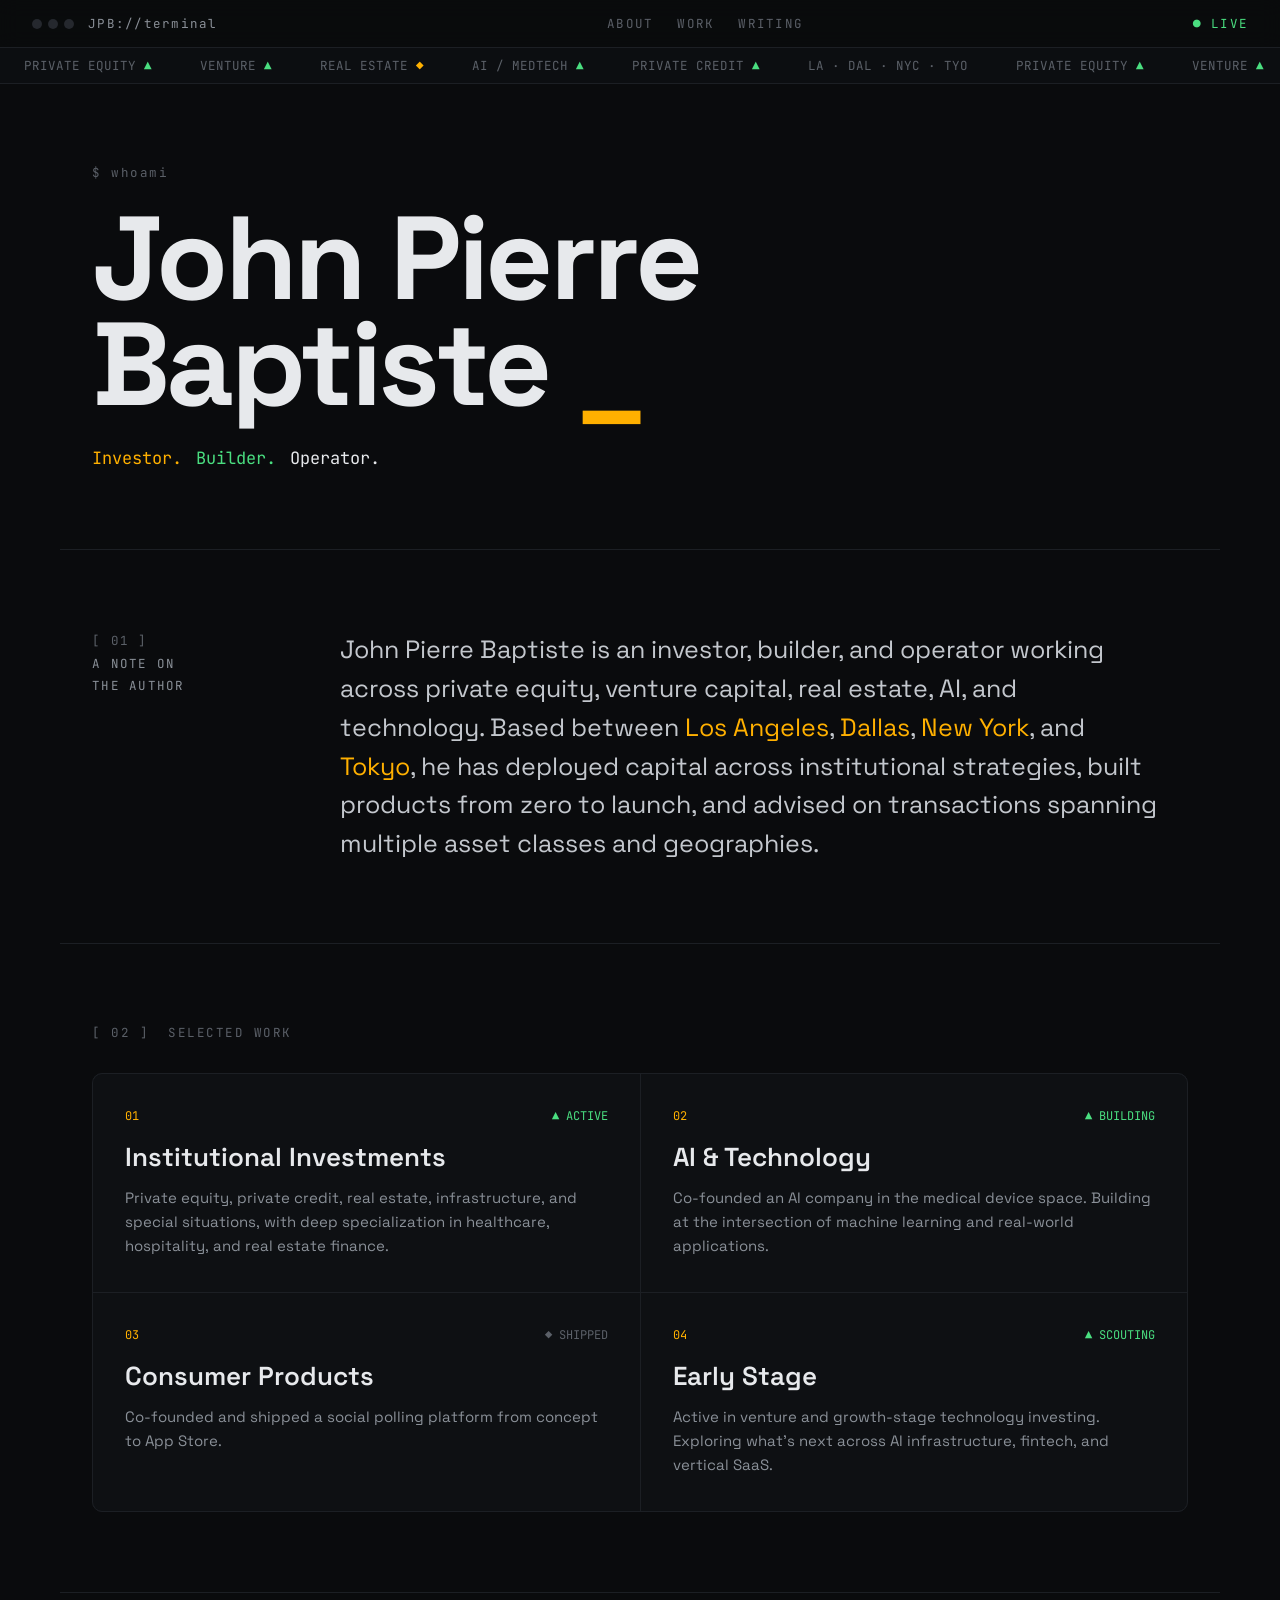
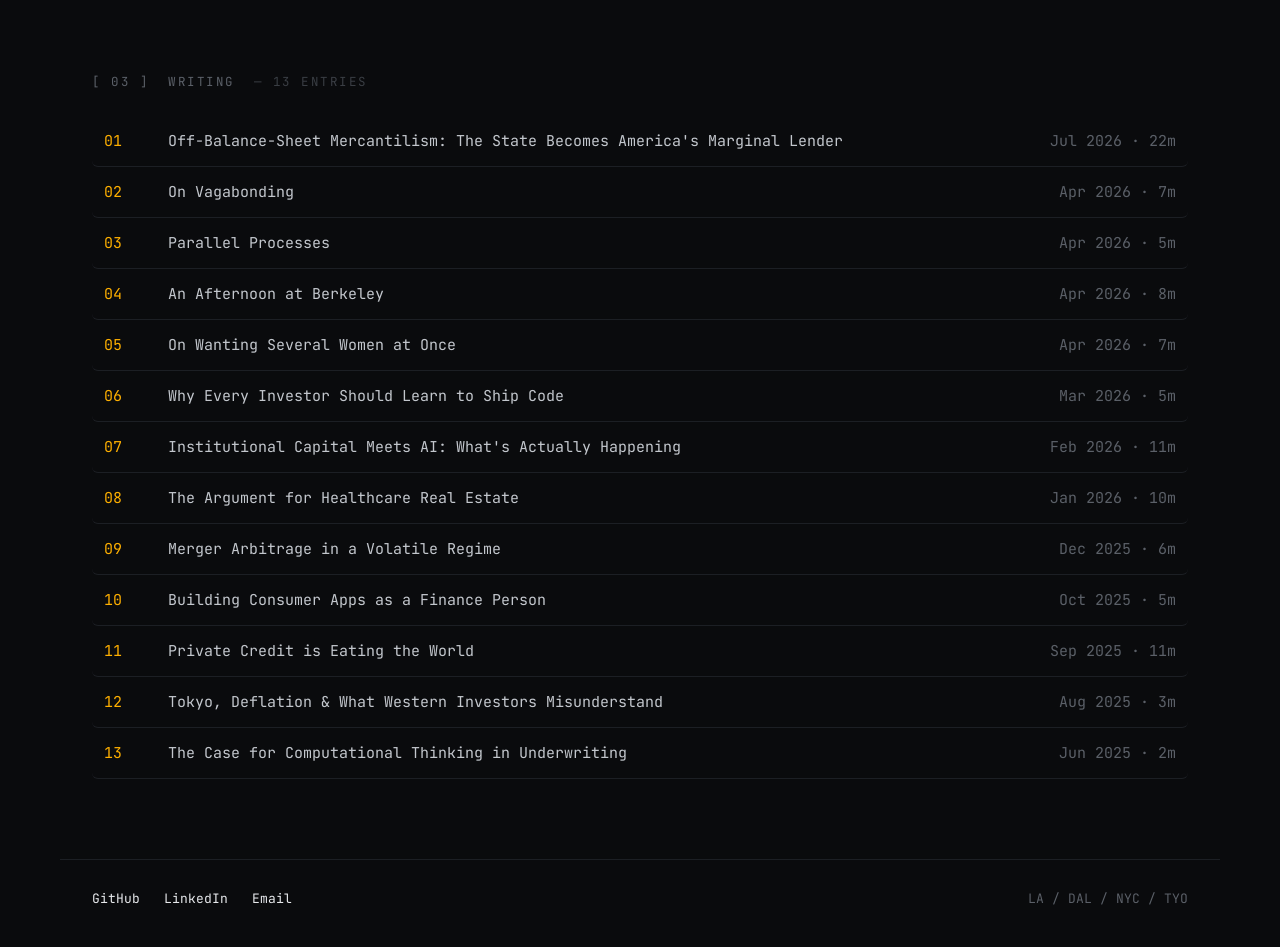
<file: index.html>
<!DOCTYPE html>
<html lang="en">
<head>
<meta charset="UTF-8">
<meta name="viewport" content="width=device-width, initial-scale=1.0">
<title>John Pierre Baptiste — Investor. Builder. Operator.</title>
<meta name="description" content="John Pierre Baptiste — Investor, Builder, Operator. Essays and field notes across finance, AI, and technology.">
<meta name="theme-color" content="#0a0b0d">
<link rel="preconnect" href="https://fonts.googleapis.com">
<link rel="preconnect" href="https://fonts.gstatic.com" crossorigin>
<link href="https://fonts.googleapis.com/css2?family=Space+Grotesk:wght@400;500;600;700&family=JetBrains+Mono:wght@400;500;700&display=swap" rel="stylesheet">
<link rel="icon" href="data:image/svg+xml,<svg xmlns='http://www.w3.org/2000/svg' viewBox='0 0 100 100'><text y='.9em' font-size='90' fill='%23ffb000'>&#10070;</text></svg>">
<style>
  :root {
    --bg: #0a0b0d;
    --panel: #0e1013;
    --line: #1c1f24;
    --text: #e7e9ec;
    --muted: #8a9098;
    --dim: #5b6068;
    --amber: #ffb000;
    --green: #4ade80;
    --mono: 'JetBrains Mono', ui-monospace, monospace;
    --sans: 'Space Grotesk', system-ui, sans-serif;
  }
  * { box-sizing: border-box; }
  html { scroll-behavior: smooth; }
  body {
    margin: 0;
    background: var(--bg);
    color: var(--text);
    font-family: var(--sans);
    -webkit-font-smoothing: antialiased;
    text-rendering: optimizeLegibility;
  }
  a { color: inherit; text-decoration: none; }
  .wrap { max-width: 1160px; margin: 0 auto; }

  /* keyframes */
  @keyframes blink { 0%,49% { opacity: 1; } 50%,100% { opacity: 0; } }
  @keyframes ticker { 0% { transform: translateX(0); } 100% { transform: translateX(-50%); } }

  /* top bar */
  .topbar {
    position: sticky; top: 0; z-index: 20;
    display: flex; align-items: center; justify-content: space-between;
    padding: 15px 32px;
    border-bottom: 1px solid var(--line);
    background: rgba(10,11,13,0.82);
    backdrop-filter: blur(10px);
    font-family: var(--mono); font-size: 12.5px; letter-spacing: 0.1em; color: var(--dim);
  }
  .topbar .brand { display: flex; align-items: center; gap: 14px; }
  .dots { display: flex; gap: 6px; }
  .dots i { width: 10px; height: 10px; border-radius: 50%; background: #25282e; display: block; }
  .topbar .path { color: var(--muted); }
  .nav { display: flex; gap: 24px; }
  .nav a { transition: color .15s; }
  .nav a:hover { color: var(--amber); }
  .live { color: var(--green); }

  /* ticker */
  .ticker-mask { overflow: hidden; border-bottom: 1px solid var(--line); background: #0c0e11; }
  .ticker { display: flex; width: max-content; animation: ticker 30s linear infinite; font-family: var(--mono); font-size: 12.5px; padding: 9px 0; color: var(--dim); }
  .ticker span { padding: 0 24px; white-space: nowrap; }
  .up { color: var(--green); } .flat { color: var(--amber); }

  /* section chrome */
  section { border-bottom: 1px solid var(--line); padding: clamp(48px, 7vw, 80px) 32px; }
  .kicker { font-family: var(--mono); font-size: 12.5px; letter-spacing: 0.12em; color: var(--dim); }

  /* hero */
  .hero .prompt { margin-bottom: 24px; }
  .hero h1 { margin: 0; font-weight: 700; font-size: clamp(52px, 11vw, 118px); line-height: 0.9; letter-spacing: -0.03em; }
  .caret { color: var(--amber); display: inline-block; animation: blink 1.1s step-end infinite; }
  .roles { display: flex; flex-wrap: wrap; gap: 14px; margin-top: 30px; font-family: var(--mono); font-size: clamp(14px,2.4vw,17px); }
  .roles .r1 { color: var(--amber); } .roles .r2 { color: var(--green); }

  /* about */
  .about-grid { display: grid; grid-template-columns: 200px 1fr; gap: 48px; }
  .about-grid .label { font-family: var(--mono); font-size: 12.5px; letter-spacing: 0.1em; color: var(--dim); line-height: 1.8; }
  .about-grid .label b { color: var(--muted); font-weight: 400; }
  .about-grid p { margin: 0; font-size: clamp(20px, 2.6vw, 25px); line-height: 1.55; color: #c3c7cd; max-width: 820px; }
  .about-grid p mark { background: none; color: var(--amber); }

  /* work */
  .work-grid { display: grid; grid-template-columns: 1fr 1fr; gap: 1px; background: var(--line); border: 1px solid var(--line); border-radius: 10px; overflow: hidden; margin-top: 32px; }
  .card { background: var(--panel); padding: 34px 32px; transition: background .2s; }
  .card:hover { background: #14171c; }
  .card .card-top { display: flex; justify-content: space-between; align-items: center; margin-bottom: 16px; font-family: var(--mono); font-size: 12px; }
  .card .num { color: var(--amber); }
  .card .stat { color: var(--green); } .card .stat.done { color: var(--dim); }
  .card h3 { margin: 0 0 12px; font-size: clamp(21px,2.6vw,26px); font-weight: 600; }
  .card p { margin: 0; color: var(--muted); font-size: 15px; line-height: 1.6; }

  /* writing */
  .toc { font-family: var(--mono); font-size: 15px; margin-top: 26px; }
  .toc a { display: grid; grid-template-columns: 44px 1fr auto; gap: 20px; padding: 15px 12px; border-bottom: 1px solid var(--line); color: #c3c7cd; align-items: center; border-radius: 6px; transition: background .15s, color .15s; }
  .toc a:hover { background: var(--panel); color: var(--text); }
  .toc a:hover .idx { color: var(--green); }
  .toc .idx { color: var(--amber); }
  .toc .meta { color: var(--dim); text-align: right; white-space: nowrap; }

  /* footer */
  footer { display: flex; justify-content: space-between; align-items: center; gap: 20px; flex-wrap: wrap; padding: 30px 32px 40px; font-family: var(--mono); font-size: 13px; color: var(--dim); }
  footer .links { display: flex; gap: 24px; }
  footer .links a { color: var(--text); transition: color .15s; }
  footer .links a:hover { color: var(--amber); }

  @media (max-width: 720px) {
    .topbar { padding: 13px 18px; }
    .topbar .path, .nav { display: none; }
    section { padding: 44px 18px; }
    .about-grid { grid-template-columns: 1fr; gap: 20px; }
    .work-grid { grid-template-columns: 1fr; }
    footer { padding: 26px 18px 36px; }
    .toc a { grid-template-columns: 34px 1fr; }
    .toc .meta { display: none; }
  }
</style>
</head>
<body>

  <header class="topbar">
    <div class="brand">
      <span class="dots"><i></i><i></i><i></i></span>
      <span class="path">JPB://terminal</span>
    </div>
    <nav class="nav">
      <a href="#about">ABOUT</a>
      <a href="#work">WORK</a>
      <a href="#writing">WRITING</a>
    </nav>
    <span class="live">● LIVE</span>
  </header>

  <div class="ticker-mask">
    <div class="ticker">
      <span>PRIVATE EQUITY <b class="up">▲</b></span><span>VENTURE <b class="up">▲</b></span><span>REAL ESTATE <b class="flat">◆</b></span><span>AI / MEDTECH <b class="up">▲</b></span><span>PRIVATE CREDIT <b class="up">▲</b></span><span>LA · DAL · NYC · TYO</span>
      <span>PRIVATE EQUITY <b class="up">▲</b></span><span>VENTURE <b class="up">▲</b></span><span>REAL ESTATE <b class="flat">◆</b></span><span>AI / MEDTECH <b class="up">▲</b></span><span>PRIVATE CREDIT <b class="up">▲</b></span><span>LA · DAL · NYC · TYO</span>
    </div>
  </div>

  <main class="wrap">

    <section class="hero">
      <div class="kicker prompt">$ whoami</div>
      <h1>John Pierre<br>Baptiste<span class="caret">&nbsp;_</span></h1>
      <div class="roles"><span class="r1">Investor.</span><span class="r2">Builder.</span><span>Operator.</span></div>
    </section>

    <section id="about">
      <div class="about-grid">
        <div class="label">[ 01 ]<br><b>A NOTE ON<br>THE AUTHOR</b></div>
        <p>John Pierre Baptiste is an investor, builder, and operator working across private equity, venture capital, real estate, AI, and technology. Based between <mark>Los Angeles</mark>, <mark>Dallas</mark>, <mark>New York</mark>, and <mark>Tokyo</mark>, he has deployed capital across institutional strategies, built products from zero to launch, and advised on transactions spanning multiple asset classes and geographies.</p>
      </div>
    </section>

    <section id="work">
      <div class="kicker">[ 02 ] &nbsp;SELECTED WORK</div>
      <div class="work-grid">
        <article class="card">
          <div class="card-top"><span class="num">01</span><span class="stat">▲ ACTIVE</span></div>
          <h3>Institutional Investments</h3>
          <p>Private equity, private credit, real estate, infrastructure, and special situations, with deep specialization in healthcare, hospitality, and real estate finance.</p>
        </article>
        <article class="card">
          <div class="card-top"><span class="num">02</span><span class="stat">▲ BUILDING</span></div>
          <h3>AI &amp; Technology</h3>
          <p>Co-founded an AI company in the medical device space. Building at the intersection of machine learning and real-world applications.</p>
        </article>
        <article class="card">
          <div class="card-top"><span class="num">03</span><span class="stat done">◆ SHIPPED</span></div>
          <h3>Consumer Products</h3>
          <p>Co-founded and shipped a social polling platform from concept to App Store.</p>
        </article>
        <article class="card">
          <div class="card-top"><span class="num">04</span><span class="stat">▲ SCOUTING</span></div>
          <h3>Early Stage</h3>
          <p>Active in venture and growth-stage technology investing. Exploring what's next across AI infrastructure, fintech, and vertical SaaS.</p>
        </article>
      </div>
    </section>

    <section id="writing">
      <div class="kicker">[ 03 ] &nbsp;WRITING &nbsp;<span style="color:#3a3e44;">— 13 ENTRIES</span></div>
      <nav class="toc">
        <a href="posts/off-balance-sheet-mercantilism.html"><span class="idx">01</span><span>Off-Balance-Sheet Mercantilism: The State Becomes America's Marginal Lender</span><span class="meta">Jul 2026 · 22m</span></a>
        <a href="posts/vagabonding.html"><span class="idx">02</span><span>On Vagabonding</span><span class="meta">Apr 2026 · 7m</span></a>
        <a href="posts/parallel-processes.html"><span class="idx">03</span><span>Parallel Processes</span><span class="meta">Apr 2026 · 5m</span></a>
        <a href="posts/afternoon-berkeley.html"><span class="idx">04</span><span>An Afternoon at Berkeley</span><span class="meta">Apr 2026 · 8m</span></a>
        <a href="posts/several-women.html"><span class="idx">05</span><span>On Wanting Several Women at Once</span><span class="meta">Apr 2026 · 7m</span></a>
        <a href="posts/ship-code.html"><span class="idx">06</span><span>Why Every Investor Should Learn to Ship Code</span><span class="meta">Mar 2026 · 5m</span></a>
        <a href="posts/institutional-capital-ai.html"><span class="idx">07</span><span>Institutional Capital Meets AI: What's Actually Happening</span><span class="meta">Feb 2026 · 11m</span></a>
        <a href="posts/healthcare-real-estate.html"><span class="idx">08</span><span>The Argument for Healthcare Real Estate</span><span class="meta">Jan 2026 · 10m</span></a>
        <a href="posts/merger-arbitrage.html"><span class="idx">09</span><span>Merger Arbitrage in a Volatile Regime</span><span class="meta">Dec 2025 · 6m</span></a>
        <a href="posts/consumer-apps-finance.html"><span class="idx">10</span><span>Building Consumer Apps as a Finance Person</span><span class="meta">Oct 2025 · 5m</span></a>
        <a href="posts/private-credit.html"><span class="idx">11</span><span>Private Credit is Eating the World</span><span class="meta">Sep 2025 · 11m</span></a>
        <a href="posts/tokyo-japan.html"><span class="idx">12</span><span>Tokyo, Deflation &amp; What Western Investors Misunderstand</span><span class="meta">Aug 2025 · 3m</span></a>
        <a href="posts/computational-real-estate.html"><span class="idx">13</span><span>The Case for Computational Thinking in Underwriting</span><span class="meta">Jun 2025 · 2m</span></a>
      </nav>
    </section>

  </main>

  <footer class="wrap">
    <div class="links">
      <a href="https://github.com/JohnPierreBaptiste">GitHub</a>
      <a href="https://linkedin.com/in/JohnPierreBaptiste">LinkedIn</a>
      <a href="mailto:john@johnpierrebaptiste.com">Email</a>
    </div>
    <div>LA / DAL / NYC / TYO</div>
  </footer>

</body>
</html>
</file>
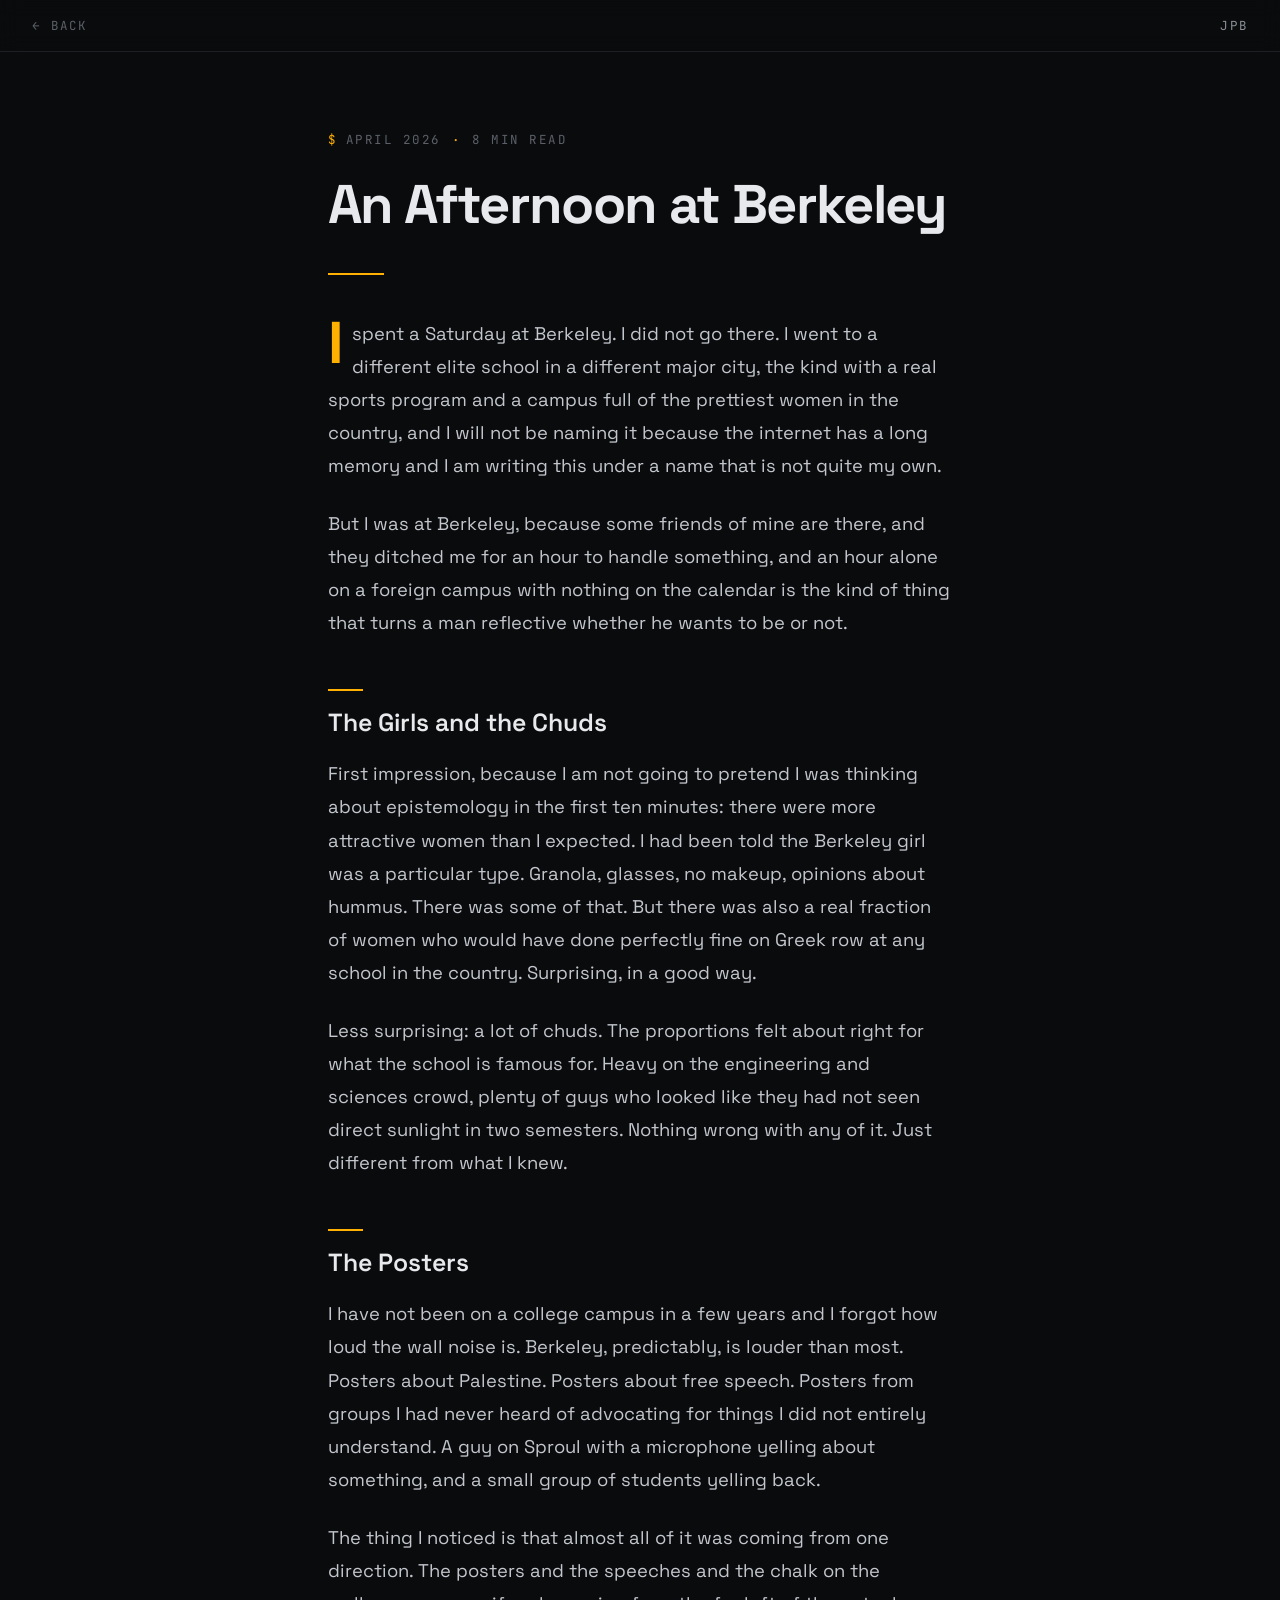
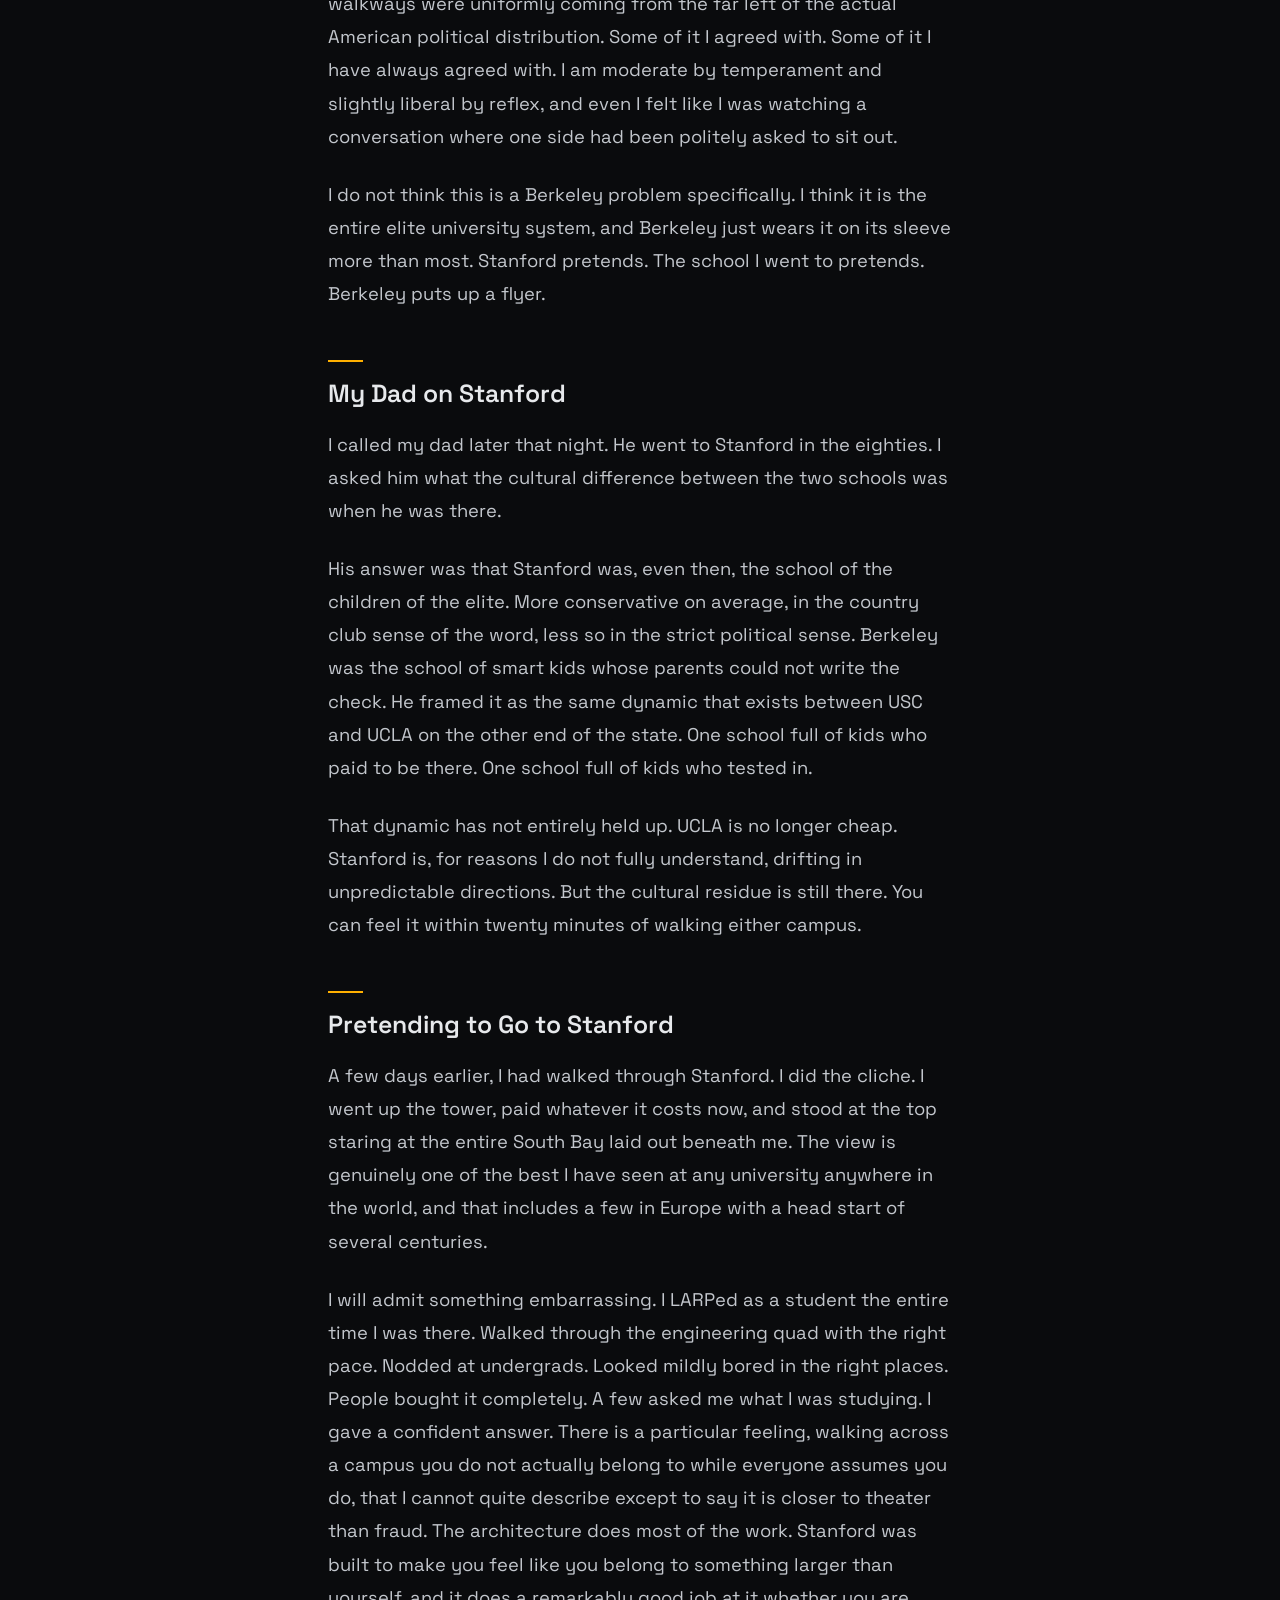
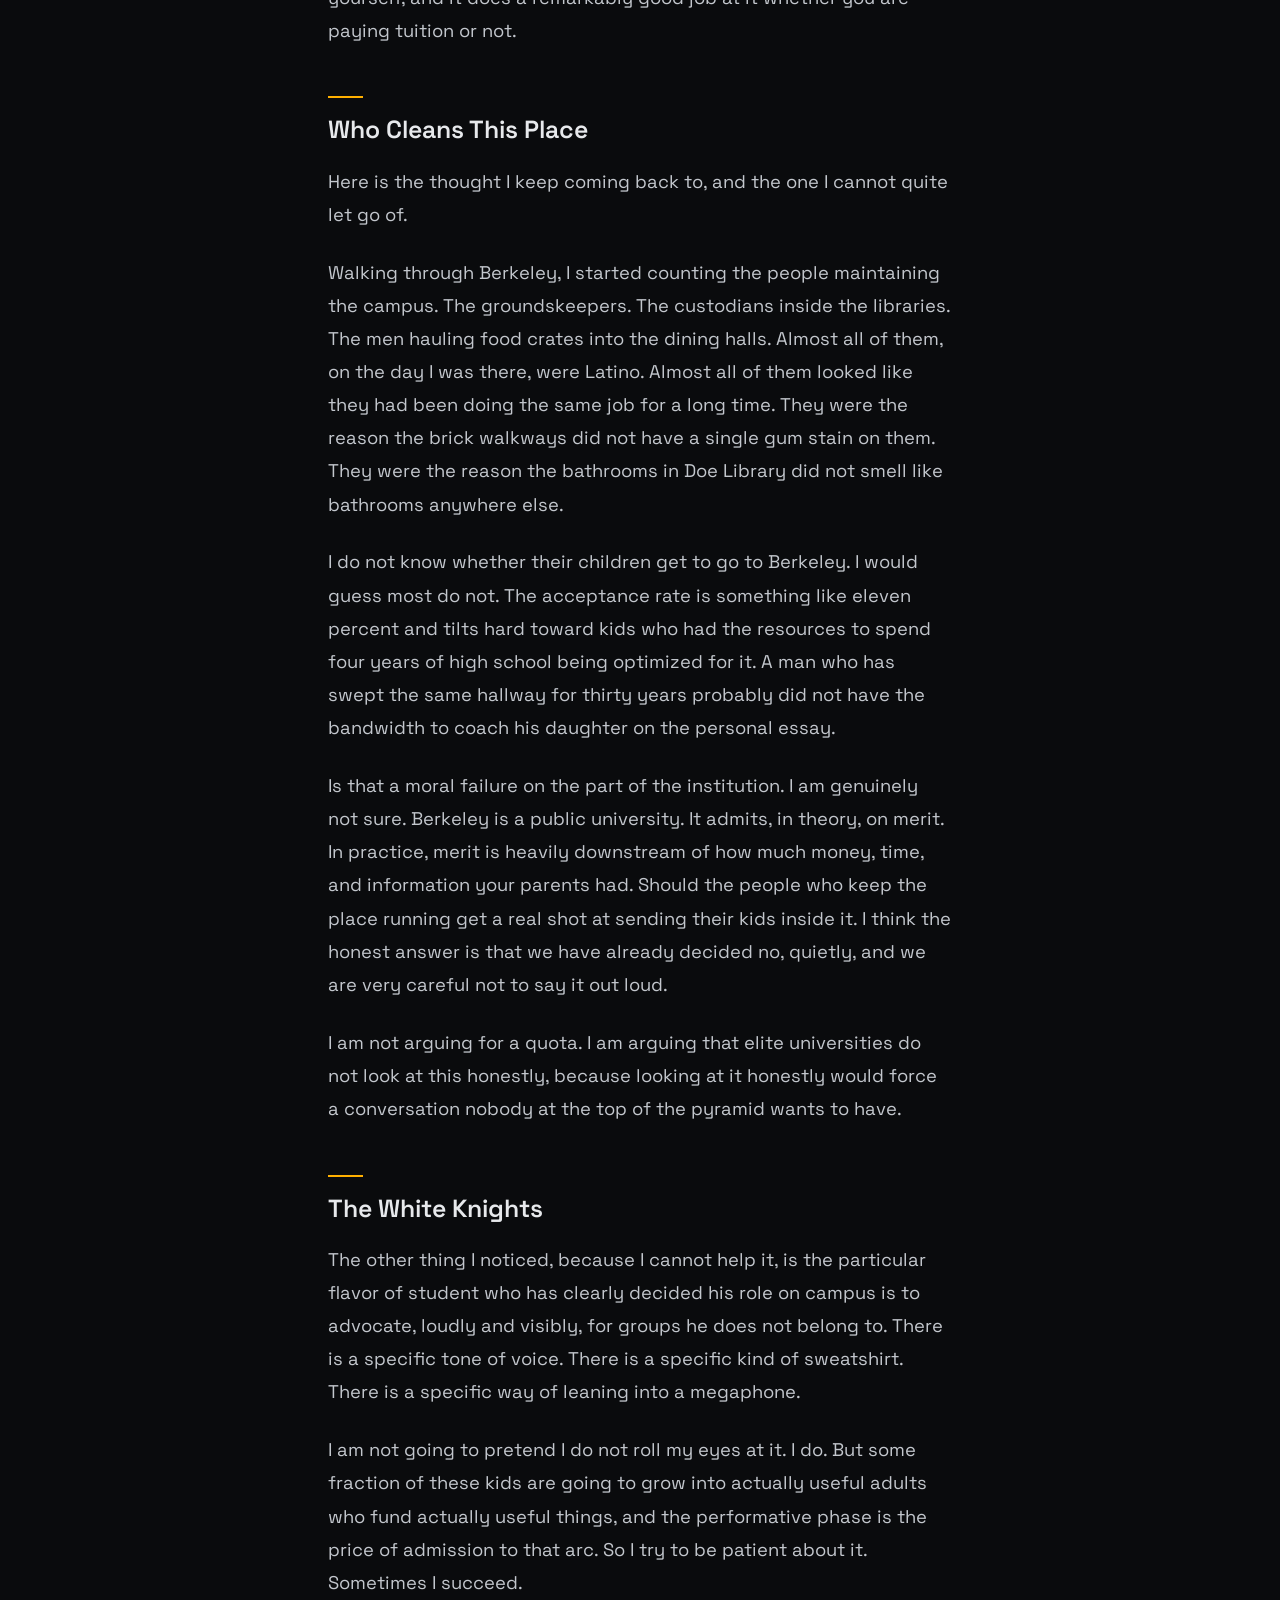
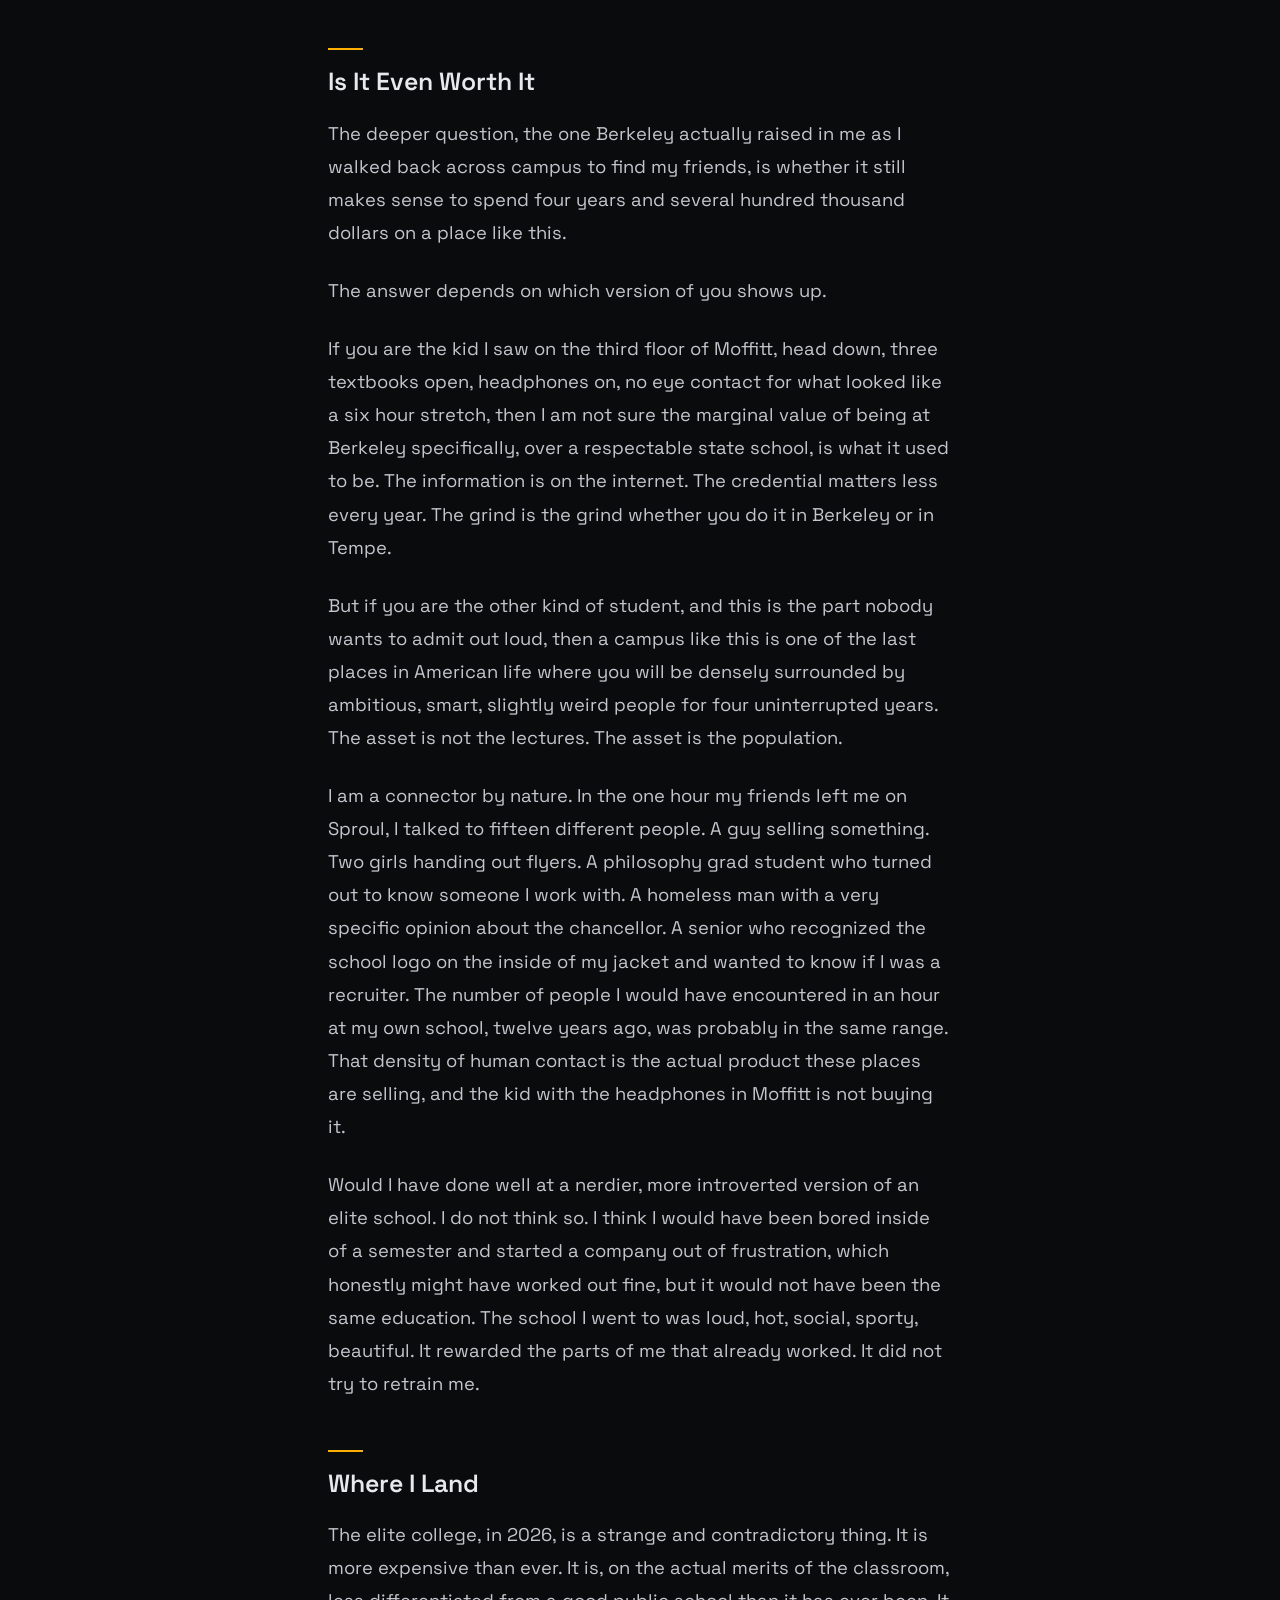
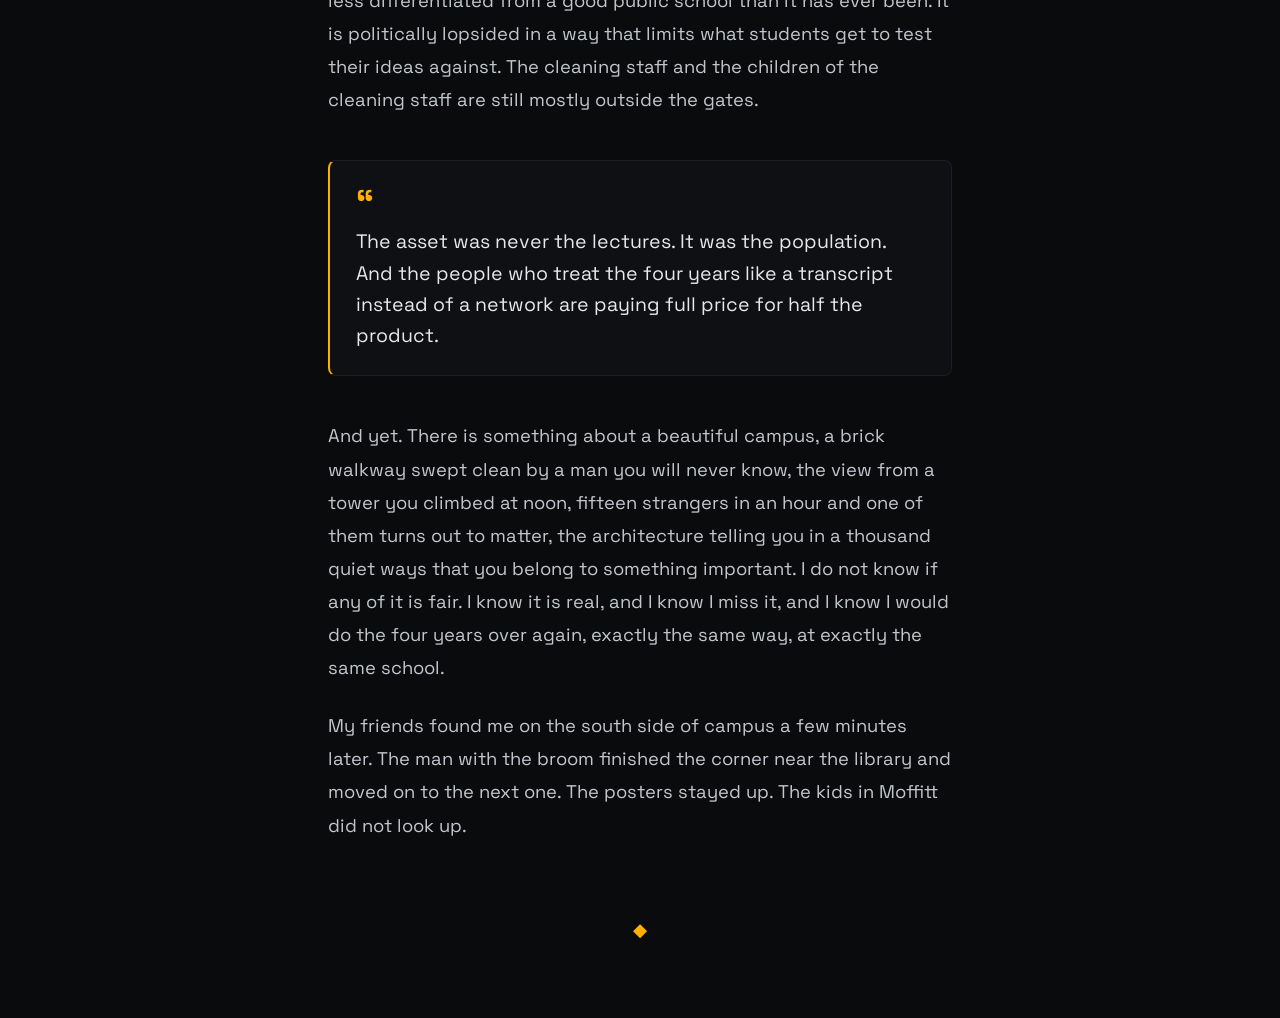
<file: posts/afternoon-berkeley.html>
<!DOCTYPE html>
<html lang="en">
<head>
  <meta charset="UTF-8">
  <meta name="viewport" content="width=device-width, initial-scale=1.0">
  <title>An Afternoon at Berkeley &mdash; JohnPierreBaptiste</title>
  <meta name="description" content="Notes from a Saturday spent walking a campus I did not attend. On elite colleges, the people who clean them, the politics inside them, and whether any of it still makes sense.">
  <meta name="theme-color" content="#0a0b0d">
  <link rel="preconnect" href="https://fonts.googleapis.com">
  <link rel="preconnect" href="https://fonts.gstatic.com" crossorigin>
  <link href="https://fonts.googleapis.com/css2?family=Space+Grotesk:wght@400;500;600;700&family=JetBrains+Mono:wght@400;500;700&display=swap" rel="stylesheet">
  <link rel="stylesheet" href="../styles.css">
  <link rel="icon" href="data:image/svg+xml,<svg xmlns='http://www.w3.org/2000/svg' viewBox='0 0 100 100'><text y='.9em' font-size='90' fill='%23ffb000'>&#10070;</text></svg>">
</head>
<body>
  <nav class="post-nav">
    <a href="../index.html" class="post-back">&larr; Back</a>
    <a href="../index.html" class="nav-logo">JPB</a>
  </nav>
  <article>
    <header class="post-header container">
      <div class="post-meta">
        <span>April 2026</span>
        <span>8 min read</span>
      </div>
      <h1 class="post-title">An Afternoon at Berkeley</h1>
    </header>
    <div class="post-body container">
      <p>I spent a Saturday at Berkeley. I did not go there. I went to a different elite school in a different major city, the kind with a real sports program and a campus full of the prettiest women in the country, and I will not be naming it because the internet has a long memory and I am writing this under a name that is not quite my own.</p>

      <p>But I was at Berkeley, because some friends of mine are there, and they ditched me for an hour to handle something, and an hour alone on a foreign campus with nothing on the calendar is the kind of thing that turns a man reflective whether he wants to be or not.</p>

      <h2>The Girls and the Chuds</h2>

      <p>First impression, because I am not going to pretend I was thinking about epistemology in the first ten minutes: there were more attractive women than I expected. I had been told the Berkeley girl was a particular type. Granola, glasses, no makeup, opinions about hummus. There was some of that. But there was also a real fraction of women who would have done perfectly fine on Greek row at any school in the country. Surprising, in a good way.</p>

      <p>Less surprising: a lot of chuds. The proportions felt about right for what the school is famous for. Heavy on the engineering and sciences crowd, plenty of guys who looked like they had not seen direct sunlight in two semesters. Nothing wrong with any of it. Just different from what I knew.</p>

      <h2>The Posters</h2>

      <p>I have not been on a college campus in a few years and I forgot how loud the wall noise is. Berkeley, predictably, is louder than most. Posters about Palestine. Posters about free speech. Posters from groups I had never heard of advocating for things I did not entirely understand. A guy on Sproul with a microphone yelling about something, and a small group of students yelling back.</p>

      <p>The thing I noticed is that almost all of it was coming from one direction. The posters and the speeches and the chalk on the walkways were uniformly coming from the far left of the actual American political distribution. Some of it I agreed with. Some of it I have always agreed with. I am moderate by temperament and slightly liberal by reflex, and even I felt like I was watching a conversation where one side had been politely asked to sit out.</p>

      <p>I do not think this is a Berkeley problem specifically. I think it is the entire elite university system, and Berkeley just wears it on its sleeve more than most. Stanford pretends. The school I went to pretends. Berkeley puts up a flyer.</p>

      <h2>My Dad on Stanford</h2>

      <p>I called my dad later that night. He went to Stanford in the eighties. I asked him what the cultural difference between the two schools was when he was there.</p>

      <p>His answer was that Stanford was, even then, the school of the children of the elite. More conservative on average, in the country club sense of the word, less so in the strict political sense. Berkeley was the school of smart kids whose parents could not write the check. He framed it as the same dynamic that exists between USC and UCLA on the other end of the state. One school full of kids who paid to be there. One school full of kids who tested in.</p>

      <p>That dynamic has not entirely held up. UCLA is no longer cheap. Stanford is, for reasons I do not fully understand, drifting in unpredictable directions. But the cultural residue is still there. You can feel it within twenty minutes of walking either campus.</p>

      <h2>Pretending to Go to Stanford</h2>

      <p>A few days earlier, I had walked through Stanford. I did the cliche. I went up the tower, paid whatever it costs now, and stood at the top staring at the entire South Bay laid out beneath me. The view is genuinely one of the best I have seen at any university anywhere in the world, and that includes a few in Europe with a head start of several centuries.</p>

      <p>I will admit something embarrassing. I LARPed as a student the entire time I was there. Walked through the engineering quad with the right pace. Nodded at undergrads. Looked mildly bored in the right places. People bought it completely. A few asked me what I was studying. I gave a confident answer. There is a particular feeling, walking across a campus you do not actually belong to while everyone assumes you do, that I cannot quite describe except to say it is closer to theater than fraud. The architecture does most of the work. Stanford was built to make you feel like you belong to something larger than yourself, and it does a remarkably good job at it whether you are paying tuition or not.</p>

      <h2>Who Cleans This Place</h2>

      <p>Here is the thought I keep coming back to, and the one I cannot quite let go of.</p>

      <p>Walking through Berkeley, I started counting the people maintaining the campus. The groundskeepers. The custodians inside the libraries. The men hauling food crates into the dining halls. Almost all of them, on the day I was there, were Latino. Almost all of them looked like they had been doing the same job for a long time. They were the reason the brick walkways did not have a single gum stain on them. They were the reason the bathrooms in Doe Library did not smell like bathrooms anywhere else.</p>

      <p>I do not know whether their children get to go to Berkeley. I would guess most do not. The acceptance rate is something like eleven percent and tilts hard toward kids who had the resources to spend four years of high school being optimized for it. A man who has swept the same hallway for thirty years probably did not have the bandwidth to coach his daughter on the personal essay.</p>

      <p>Is that a moral failure on the part of the institution. I am genuinely not sure. Berkeley is a public university. It admits, in theory, on merit. In practice, merit is heavily downstream of how much money, time, and information your parents had. Should the people who keep the place running get a real shot at sending their kids inside it. I think the honest answer is that we have already decided no, quietly, and we are very careful not to say it out loud.</p>

      <p>I am not arguing for a quota. I am arguing that elite universities do not look at this honestly, because looking at it honestly would force a conversation nobody at the top of the pyramid wants to have.</p>

      <h2>The White Knights</h2>

      <p>The other thing I noticed, because I cannot help it, is the particular flavor of student who has clearly decided his role on campus is to advocate, loudly and visibly, for groups he does not belong to. There is a specific tone of voice. There is a specific kind of sweatshirt. There is a specific way of leaning into a megaphone.</p>

      <p>I am not going to pretend I do not roll my eyes at it. I do. But some fraction of these kids are going to grow into actually useful adults who fund actually useful things, and the performative phase is the price of admission to that arc. So I try to be patient about it. Sometimes I succeed.</p>

      <h2>Is It Even Worth It</h2>

      <p>The deeper question, the one Berkeley actually raised in me as I walked back across campus to find my friends, is whether it still makes sense to spend four years and several hundred thousand dollars on a place like this.</p>

      <p>The answer depends on which version of you shows up.</p>

      <p>If you are the kid I saw on the third floor of Moffitt, head down, three textbooks open, headphones on, no eye contact for what looked like a six hour stretch, then I am not sure the marginal value of being at Berkeley specifically, over a respectable state school, is what it used to be. The information is on the internet. The credential matters less every year. The grind is the grind whether you do it in Berkeley or in Tempe.</p>

      <p>But if you are the other kind of student, and this is the part nobody wants to admit out loud, then a campus like this is one of the last places in American life where you will be densely surrounded by ambitious, smart, slightly weird people for four uninterrupted years. The asset is not the lectures. The asset is the population.</p>

      <p>I am a connector by nature. In the one hour my friends left me on Sproul, I talked to fifteen different people. A guy selling something. Two girls handing out flyers. A philosophy grad student who turned out to know someone I work with. A homeless man with a very specific opinion about the chancellor. A senior who recognized the school logo on the inside of my jacket and wanted to know if I was a recruiter. The number of people I would have encountered in an hour at my own school, twelve years ago, was probably in the same range. That density of human contact is the actual product these places are selling, and the kid with the headphones in Moffitt is not buying it.</p>

      <p>Would I have done well at a nerdier, more introverted version of an elite school. I do not think so. I think I would have been bored inside of a semester and started a company out of frustration, which honestly might have worked out fine, but it would not have been the same education. The school I went to was loud, hot, social, sporty, beautiful. It rewarded the parts of me that already worked. It did not try to retrain me.</p>

      <h2>Where I Land</h2>

      <p>The elite college, in 2026, is a strange and contradictory thing. It is more expensive than ever. It is, on the actual merits of the classroom, less differentiated from a good public school than it has ever been. It is politically lopsided in a way that limits what students get to test their ideas against. The cleaning staff and the children of the cleaning staff are still mostly outside the gates.</p>

      <blockquote>
        <p>The asset was never the lectures. It was the population. And the people who treat the four years like a transcript instead of a network are paying full price for half the product.</p>
      </blockquote>

      <p>And yet. There is something about a beautiful campus, a brick walkway swept clean by a man you will never know, the view from a tower you climbed at noon, fifteen strangers in an hour and one of them turns out to matter, the architecture telling you in a thousand quiet ways that you belong to something important. I do not know if any of it is fair. I know it is real, and I know I miss it, and I know I would do the four years over again, exactly the same way, at exactly the same school.</p>

      <p>My friends found me on the south side of campus a few minutes later. The man with the broom finished the corner near the library and moved on to the next one. The posters stayed up. The kids in Moffitt did not look up.</p>
    </div>
    <div class="post-end-mark container">
      <span>&#9670;</span>
    </div>
  </article>
  <script src="../script.js"></script>
</body>
</html>
</file>
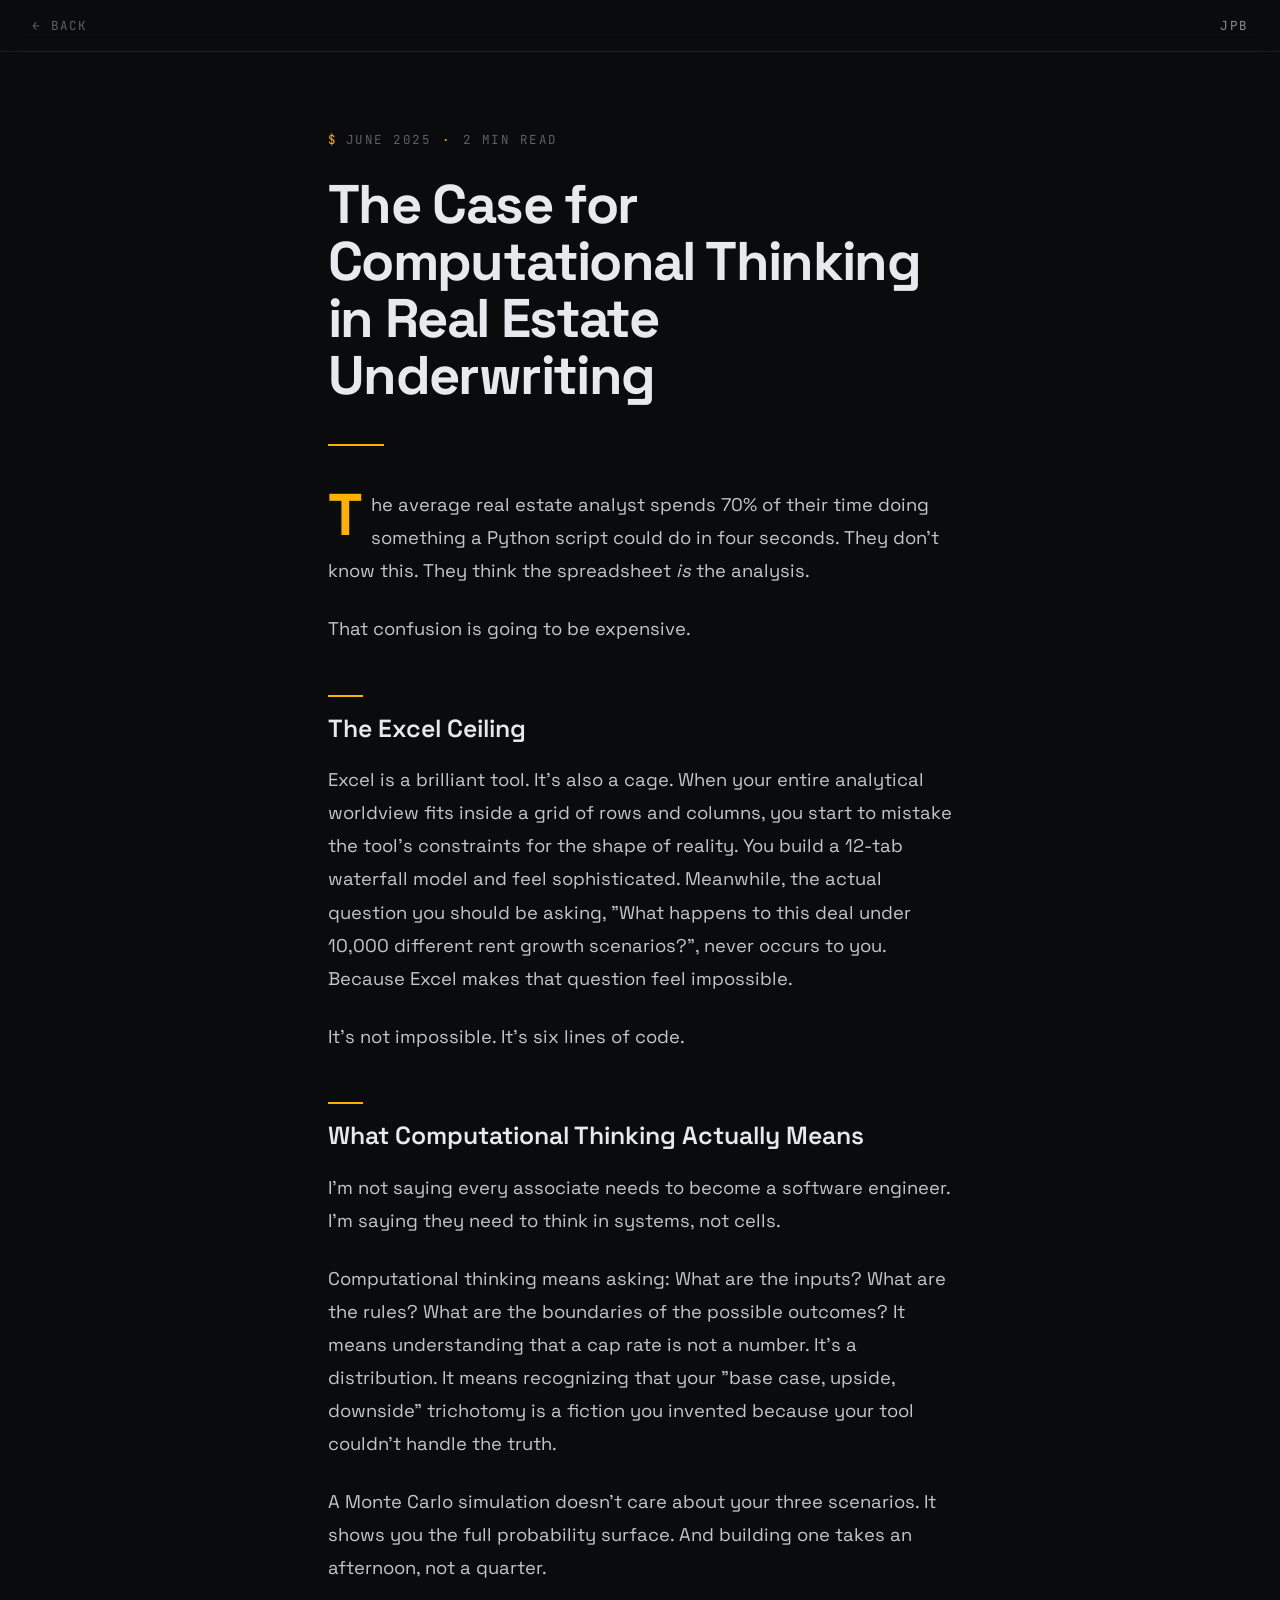
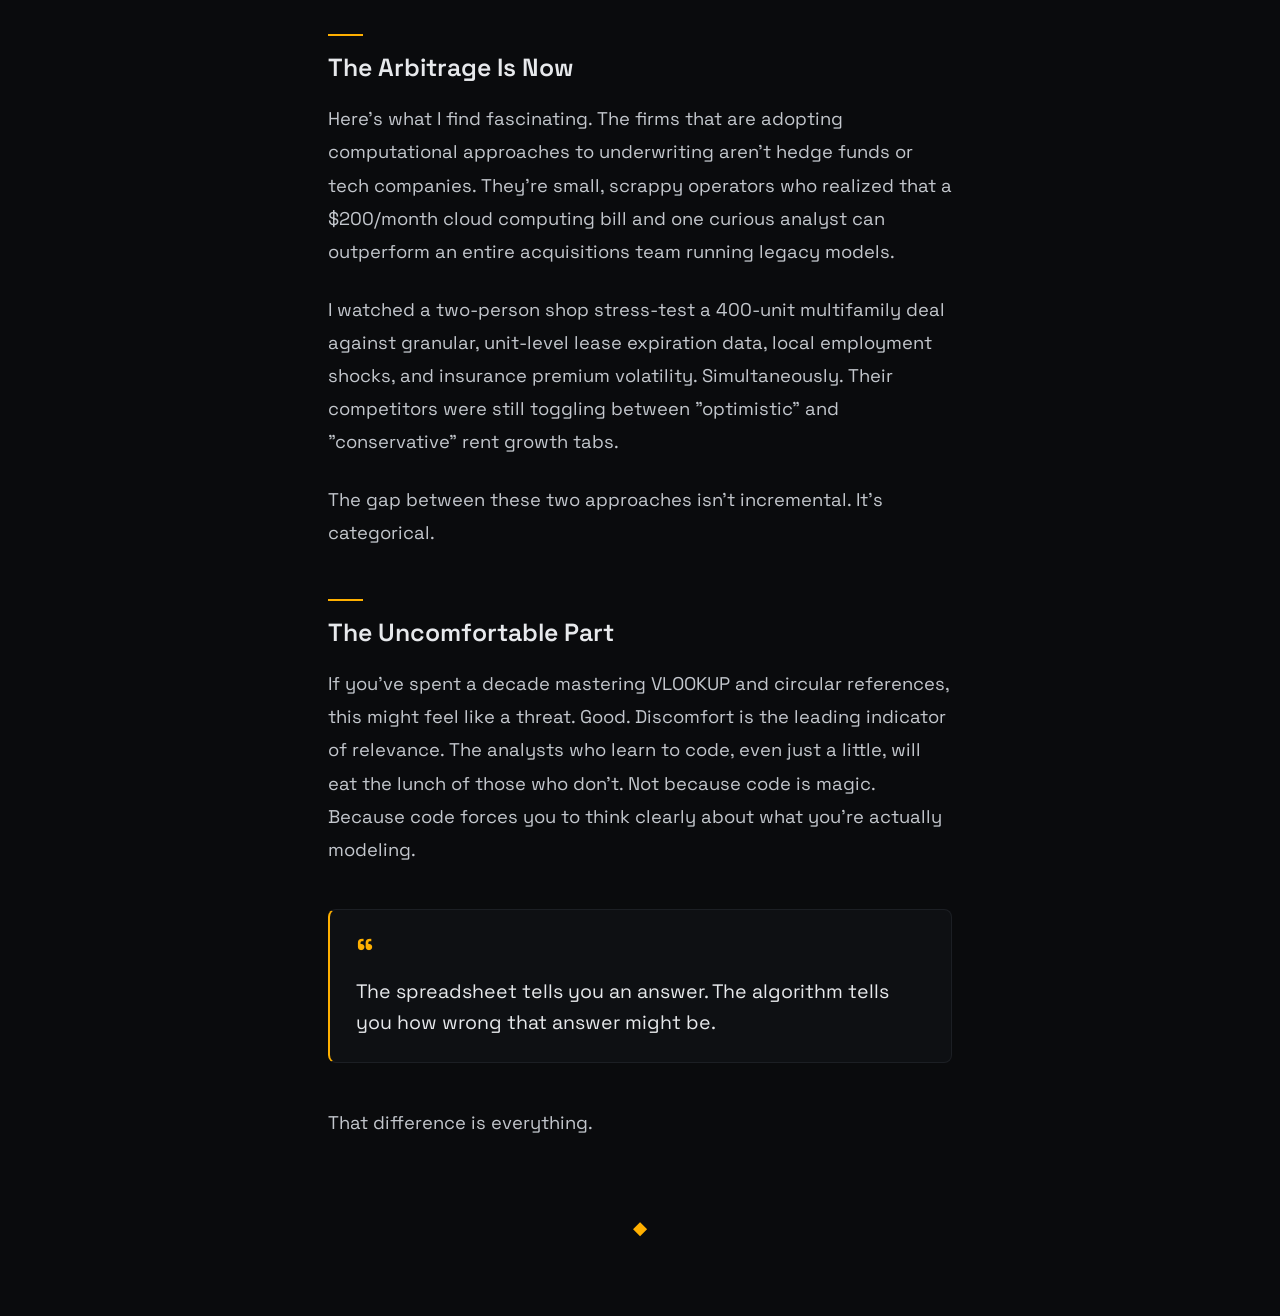
<file: posts/computational-real-estate.html>
<!DOCTYPE html>
<html lang="en">
<head>
  <meta charset="UTF-8">
  <meta name="viewport" content="width=device-width, initial-scale=1.0">
  <title>The Case for Computational Thinking in Real Estate Underwriting — JohnPierreBaptiste</title>
  <meta name="description" content="Why spreadsheet fluency is no longer enough to underwrite real estate. The case for computational thinking as the new literacy.">
  <meta name="theme-color" content="#0a0b0d">
  <link rel="preconnect" href="https://fonts.googleapis.com">
  <link rel="preconnect" href="https://fonts.gstatic.com" crossorigin>
  <link href="https://fonts.googleapis.com/css2?family=Space+Grotesk:wght@400;500;600;700&family=JetBrains+Mono:wght@400;500;700&display=swap" rel="stylesheet">
  <link rel="stylesheet" href="../styles.css">
  <link rel="icon" href="data:image/svg+xml,<svg xmlns='http://www.w3.org/2000/svg' viewBox='0 0 100 100'><text y='.9em' font-size='90' fill='%23ffb000'>&#10070;</text></svg>">
</head>
<body>
  <nav class="post-nav">
    <a href="../index.html" class="post-back">&larr; Back</a>
    <a href="../index.html" class="nav-logo">JPB</a>
  </nav>
  <article>
    <header class="post-header container">
      <div class="post-meta">
        <span>June 2025</span>
        <span>2 min read</span>
      </div>
      <h1 class="post-title">The Case for Computational Thinking in Real Estate Underwriting</h1>
    </header>
    <div class="post-body container">
      <p>The average real estate analyst spends 70% of their time doing something a Python script could do in four seconds. They don't know this. They think the spreadsheet <em>is</em> the analysis.</p>

      <p>That confusion is going to be expensive.</p>

      <h2>The Excel Ceiling</h2>

      <p>Excel is a brilliant tool. It's also a cage. When your entire analytical worldview fits inside a grid of rows and columns, you start to mistake the tool's constraints for the shape of reality. You build a 12-tab waterfall model and feel sophisticated. Meanwhile, the actual question you should be asking, "What happens to this deal under 10,000 different rent growth scenarios?", never occurs to you. Because Excel makes that question feel impossible.</p>

      <p>It's not impossible. It's six lines of code.</p>

      <h2>What Computational Thinking Actually Means</h2>

      <p>I'm not saying every associate needs to become a software engineer. I'm saying they need to think in systems, not cells.</p>

      <p>Computational thinking means asking: What are the inputs? What are the rules? What are the boundaries of the possible outcomes? It means understanding that a cap rate is not a number. It's a distribution. It means recognizing that your "base case, upside, downside" trichotomy is a fiction you invented because your tool couldn't handle the truth.</p>

      <p>A Monte Carlo simulation doesn't care about your three scenarios. It shows you the full probability surface. And building one takes an afternoon, not a quarter.</p>

      <h2>The Arbitrage Is Now</h2>

      <p>Here's what I find fascinating. The firms that are adopting computational approaches to underwriting aren't hedge funds or tech companies. They're small, scrappy operators who realized that a $200/month cloud computing bill and one curious analyst can outperform an entire acquisitions team running legacy models.</p>

      <p>I watched a two-person shop stress-test a 400-unit multifamily deal against granular, unit-level lease expiration data, local employment shocks, and insurance premium volatility. Simultaneously. Their competitors were still toggling between "optimistic" and "conservative" rent growth tabs.</p>

      <p>The gap between these two approaches isn't incremental. It's categorical.</p>

      <h2>The Uncomfortable Part</h2>

      <p>If you've spent a decade mastering VLOOKUP and circular references, this might feel like a threat. Good. Discomfort is the leading indicator of relevance. The analysts who learn to code, even just a little, will eat the lunch of those who don't. Not because code is magic. Because code forces you to think clearly about what you're actually modeling.</p>

      <blockquote>The spreadsheet tells you an answer. The algorithm tells you how wrong that answer might be.</blockquote>

      <p>That difference is everything.</p>
    </div>
    <div class="post-end-mark container">
      <span>&#9670;</span>
    </div>
  </article>
  <script src="../script.js"></script>
</body>
</html>
</file>
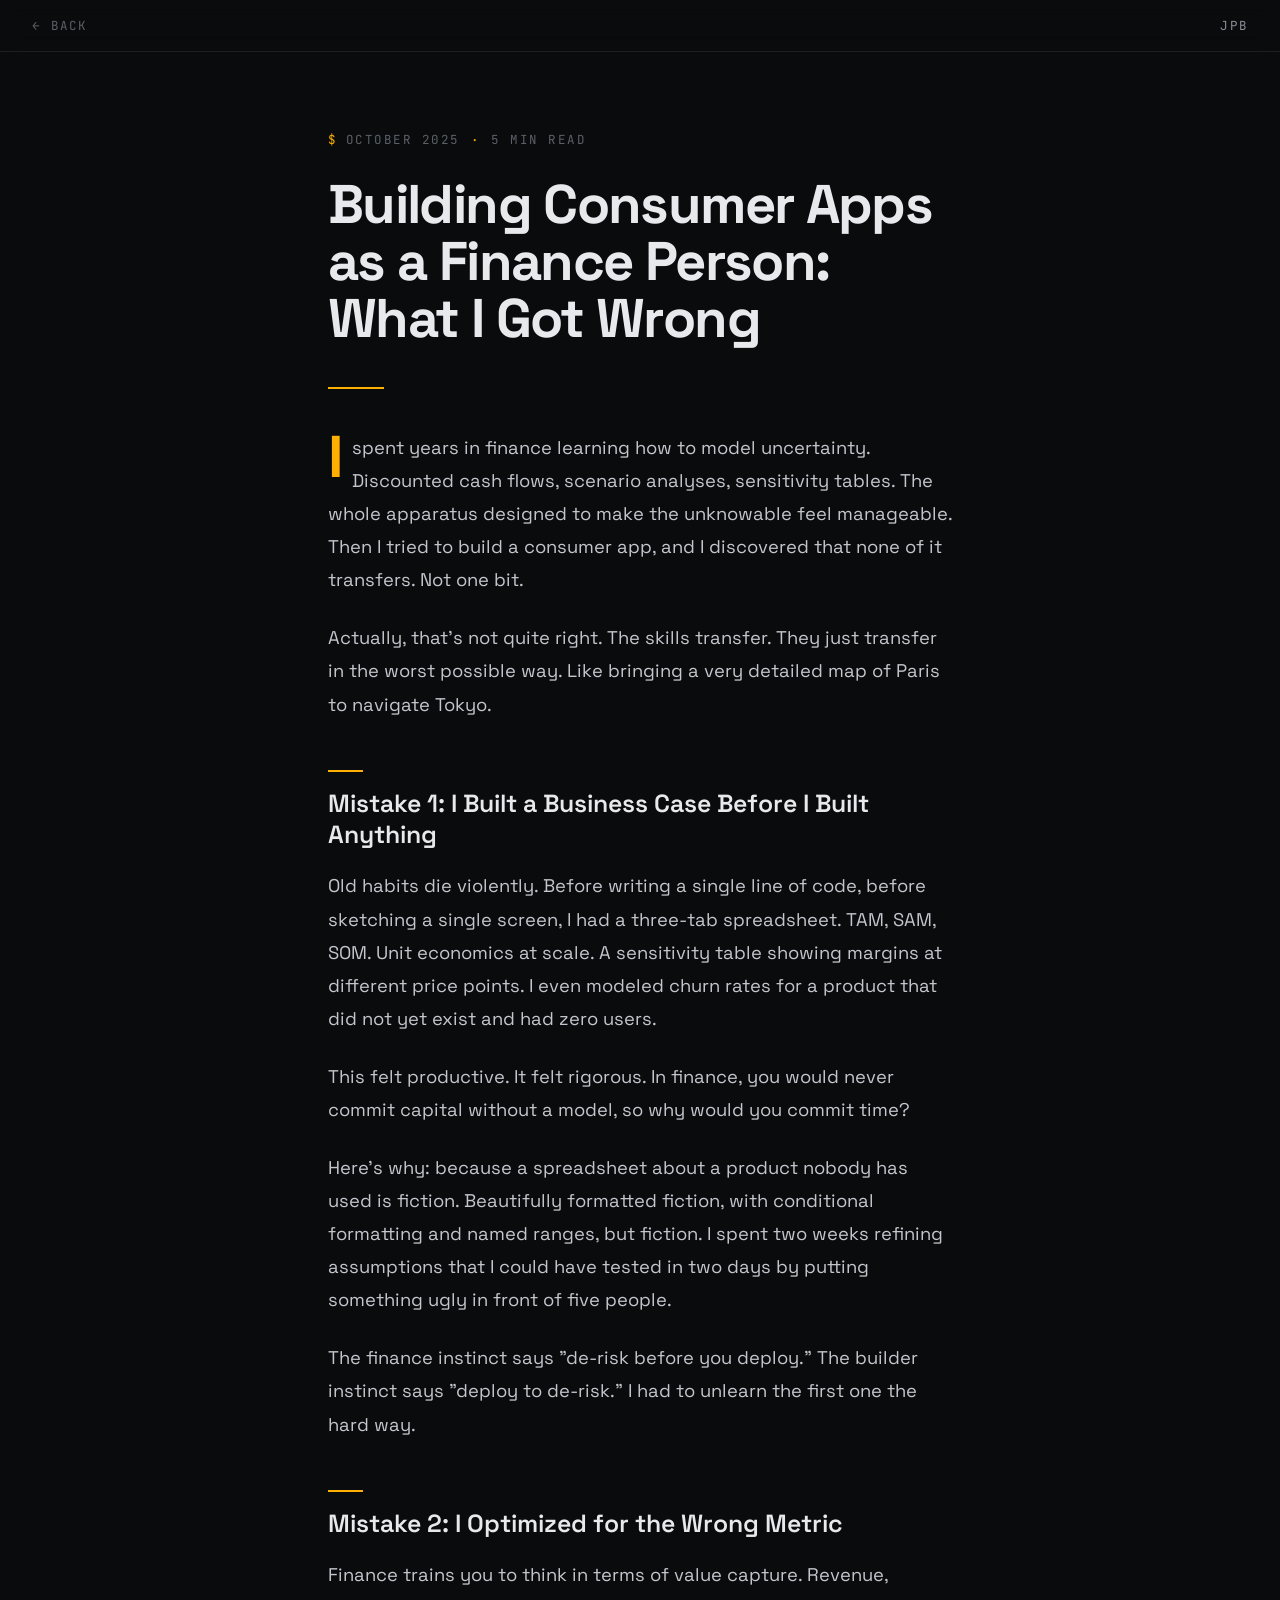
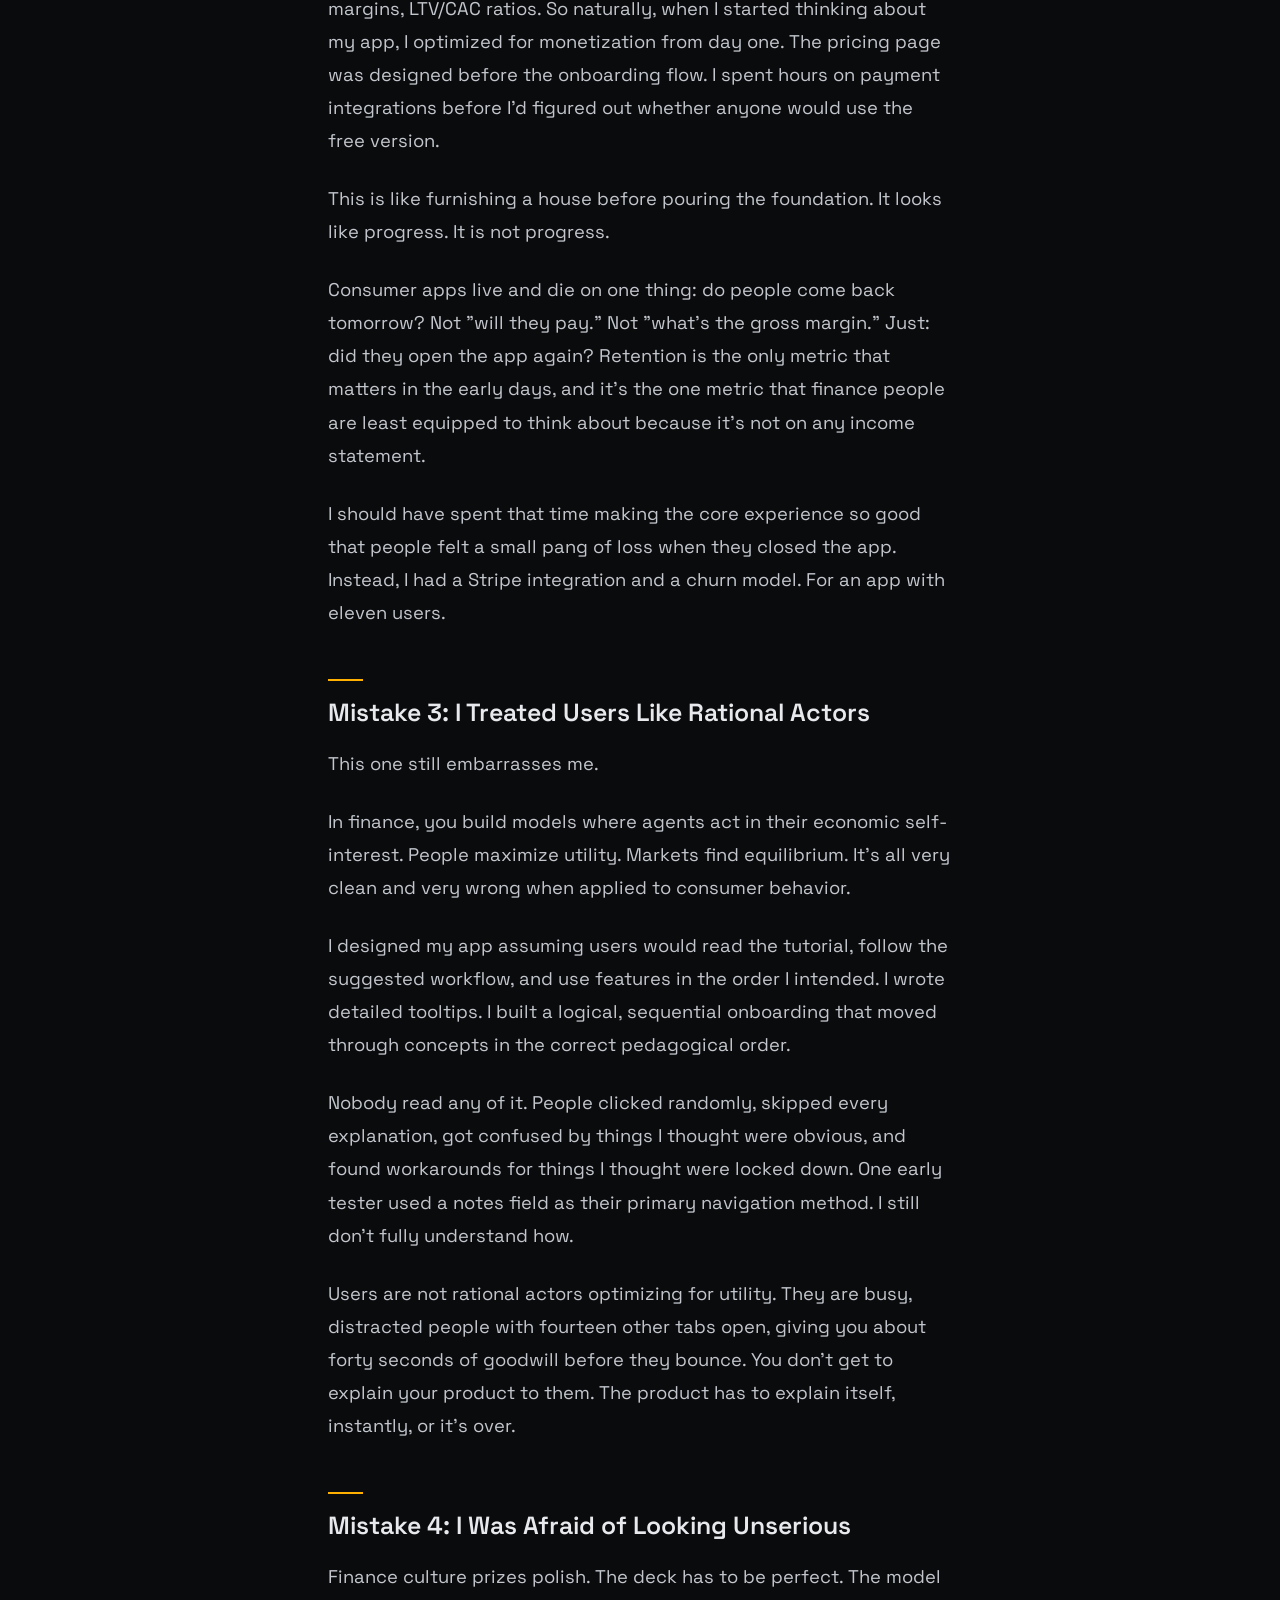
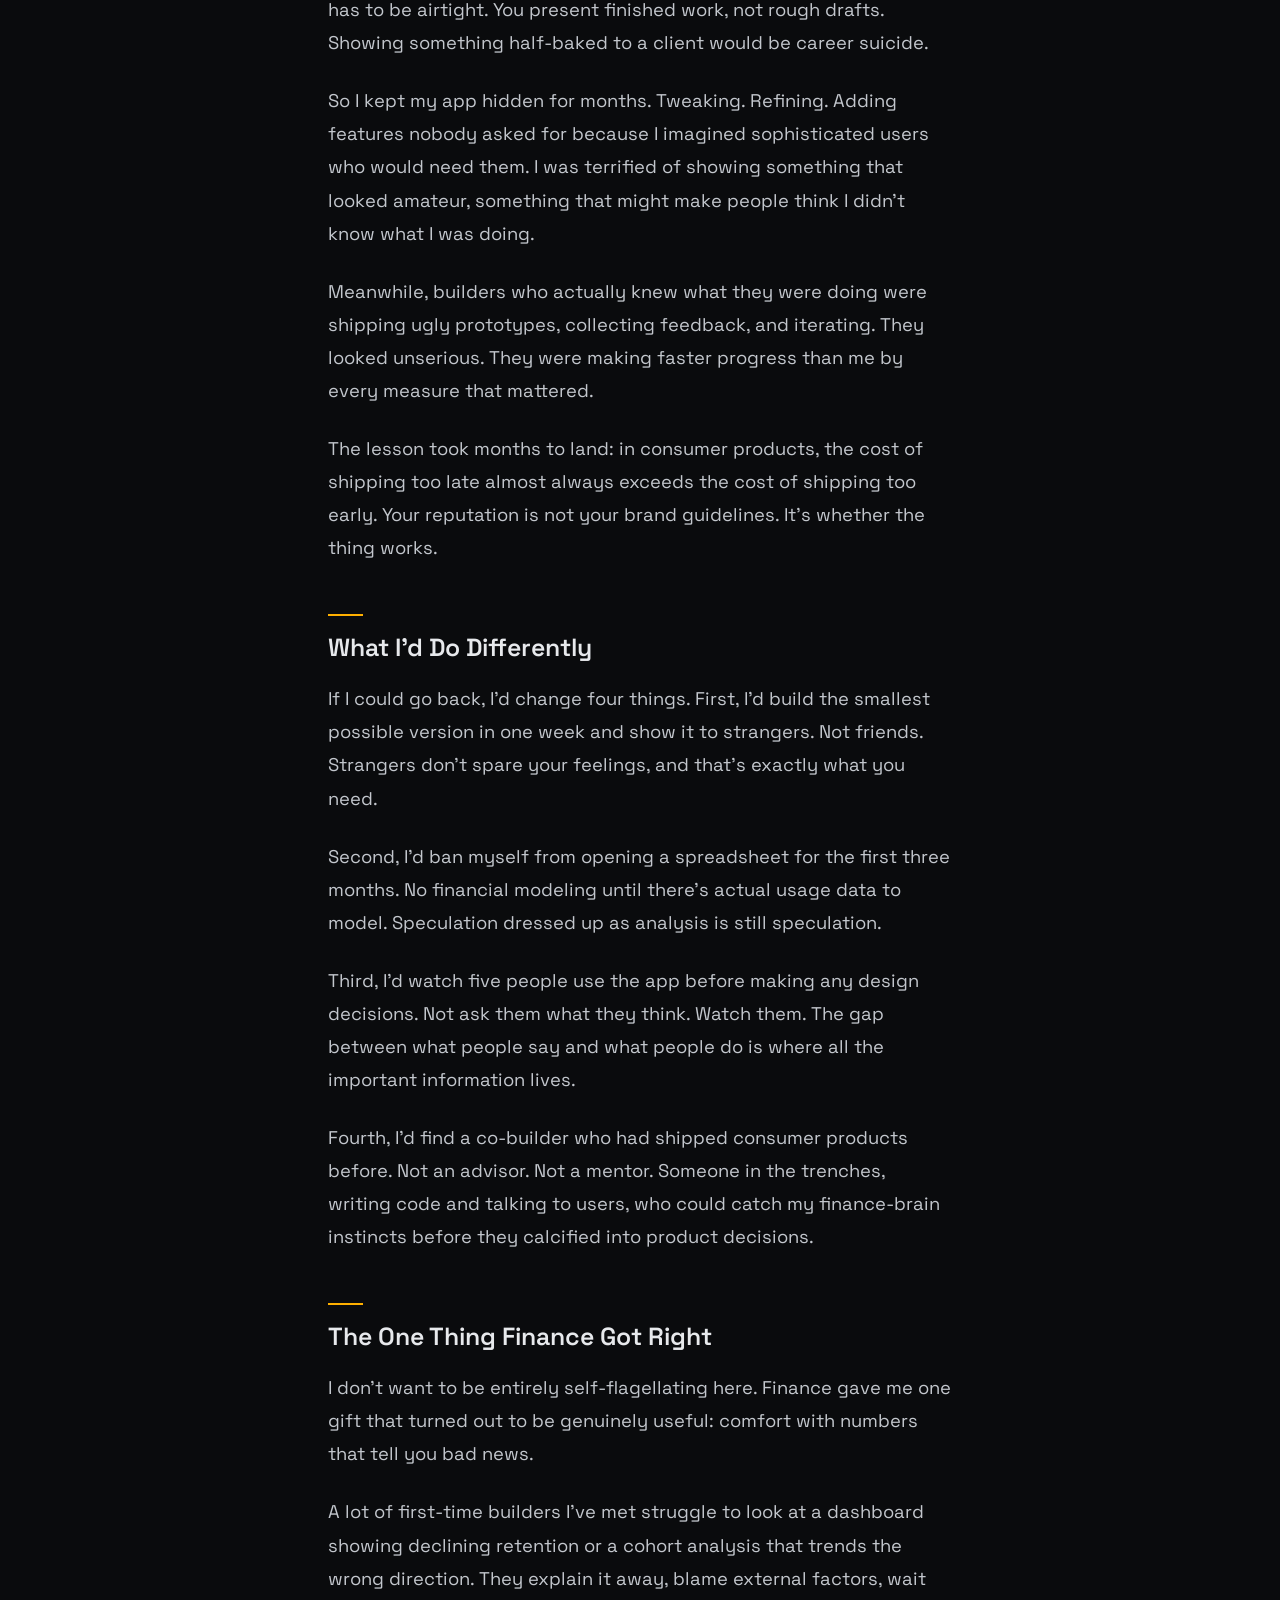
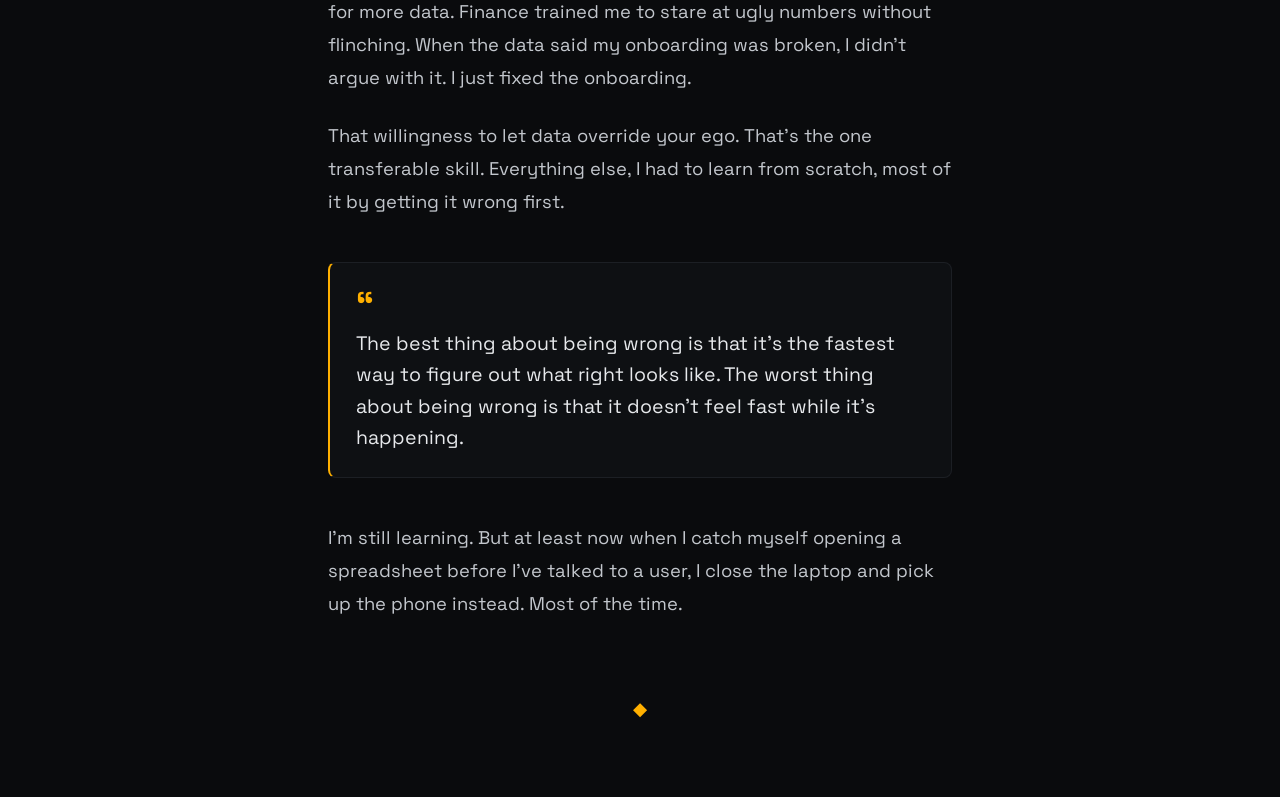
<file: posts/consumer-apps-finance.html>
<!DOCTYPE html>
<html lang="en">
<head>
  <meta charset="UTF-8">
  <meta name="viewport" content="width=device-width, initial-scale=1.0">
  <title>Building Consumer Apps as a Finance Person: What I Got Wrong — JohnPierreBaptiste</title>
  <meta name="description" content="Honest reflection on the mistakes I made shipping a consumer product with a finance brain, and what I'd do differently next time.">
  <meta name="theme-color" content="#0a0b0d">
  <link rel="preconnect" href="https://fonts.googleapis.com">
  <link rel="preconnect" href="https://fonts.gstatic.com" crossorigin>
  <link href="https://fonts.googleapis.com/css2?family=Space+Grotesk:wght@400;500;600;700&family=JetBrains+Mono:wght@400;500;700&display=swap" rel="stylesheet">
  <link rel="stylesheet" href="../styles.css">
  <link rel="icon" href="data:image/svg+xml,<svg xmlns='http://www.w3.org/2000/svg' viewBox='0 0 100 100'><text y='.9em' font-size='90' fill='%23ffb000'>&#10070;</text></svg>">
</head>
<body>
  <nav class="post-nav">
    <a href="../index.html" class="post-back">&larr; Back</a>
    <a href="../index.html" class="nav-logo">JPB</a>
  </nav>
  <article>
    <header class="post-header container">
      <div class="post-meta">
        <span>October 2025</span>
        <span>5 min read</span>
      </div>
      <h1 class="post-title">Building Consumer Apps as a Finance Person: What I Got Wrong</h1>
    </header>
    <div class="post-body container">
      <p>I spent years in finance learning how to model uncertainty. Discounted cash flows, scenario analyses, sensitivity tables. The whole apparatus designed to make the unknowable feel manageable. Then I tried to build a consumer app, and I discovered that none of it transfers. Not one bit.</p>

      <p>Actually, that's not quite right. The skills transfer. They just transfer in the worst possible way. Like bringing a very detailed map of Paris to navigate Tokyo.</p>

      <h2>Mistake 1: I Built a Business Case Before I Built Anything</h2>

      <p>Old habits die violently. Before writing a single line of code, before sketching a single screen, I had a three-tab spreadsheet. TAM, SAM, SOM. Unit economics at scale. A sensitivity table showing margins at different price points. I even modeled churn rates for a product that did not yet exist and had zero users.</p>

      <p>This felt productive. It felt rigorous. In finance, you would never commit capital without a model, so why would you commit time?</p>

      <p>Here's why: because a spreadsheet about a product nobody has used is fiction. Beautifully formatted fiction, with conditional formatting and named ranges, but fiction. I spent two weeks refining assumptions that I could have tested in two days by putting something ugly in front of five people.</p>

      <p>The finance instinct says "de-risk before you deploy." The builder instinct says "deploy to de-risk." I had to unlearn the first one the hard way.</p>

      <h2>Mistake 2: I Optimized for the Wrong Metric</h2>

      <p>Finance trains you to think in terms of value capture. Revenue, margins, LTV/CAC ratios. So naturally, when I started thinking about my app, I optimized for monetization from day one. The pricing page was designed before the onboarding flow. I spent hours on payment integrations before I'd figured out whether anyone would use the free version.</p>

      <p>This is like furnishing a house before pouring the foundation. It looks like progress. It is not progress.</p>

      <p>Consumer apps live and die on one thing: do people come back tomorrow? Not "will they pay." Not "what's the gross margin." Just: did they open the app again? Retention is the only metric that matters in the early days, and it's the one metric that finance people are least equipped to think about because it's not on any income statement.</p>

      <p>I should have spent that time making the core experience so good that people felt a small pang of loss when they closed the app. Instead, I had a Stripe integration and a churn model. For an app with eleven users.</p>

      <h2>Mistake 3: I Treated Users Like Rational Actors</h2>

      <p>This one still embarrasses me.</p>

      <p>In finance, you build models where agents act in their economic self-interest. People maximize utility. Markets find equilibrium. It's all very clean and very wrong when applied to consumer behavior.</p>

      <p>I designed my app assuming users would read the tutorial, follow the suggested workflow, and use features in the order I intended. I wrote detailed tooltips. I built a logical, sequential onboarding that moved through concepts in the correct pedagogical order.</p>

      <p>Nobody read any of it. People clicked randomly, skipped every explanation, got confused by things I thought were obvious, and found workarounds for things I thought were locked down. One early tester used a notes field as their primary navigation method. I still don't fully understand how.</p>

      <p>Users are not rational actors optimizing for utility. They are busy, distracted people with fourteen other tabs open, giving you about forty seconds of goodwill before they bounce. You don't get to explain your product to them. The product has to explain itself, instantly, or it's over.</p>

      <h2>Mistake 4: I Was Afraid of Looking Unserious</h2>

      <p>Finance culture prizes polish. The deck has to be perfect. The model has to be airtight. You present finished work, not rough drafts. Showing something half-baked to a client would be career suicide.</p>

      <p>So I kept my app hidden for months. Tweaking. Refining. Adding features nobody asked for because I imagined sophisticated users who would need them. I was terrified of showing something that looked amateur, something that might make people think I didn't know what I was doing.</p>

      <p>Meanwhile, builders who actually knew what they were doing were shipping ugly prototypes, collecting feedback, and iterating. They looked unserious. They were making faster progress than me by every measure that mattered.</p>

      <p>The lesson took months to land: in consumer products, the cost of shipping too late almost always exceeds the cost of shipping too early. Your reputation is not your brand guidelines. It's whether the thing works.</p>

      <h2>What I'd Do Differently</h2>

      <p>If I could go back, I'd change four things. First, I'd build the smallest possible version in one week and show it to strangers. Not friends. Strangers don't spare your feelings, and that's exactly what you need.</p>

      <p>Second, I'd ban myself from opening a spreadsheet for the first three months. No financial modeling until there's actual usage data to model. Speculation dressed up as analysis is still speculation.</p>

      <p>Third, I'd watch five people use the app before making any design decisions. Not ask them what they think. Watch them. The gap between what people say and what people do is where all the important information lives.</p>

      <p>Fourth, I'd find a co-builder who had shipped consumer products before. Not an advisor. Not a mentor. Someone in the trenches, writing code and talking to users, who could catch my finance-brain instincts before they calcified into product decisions.</p>

      <h2>The One Thing Finance Got Right</h2>

      <p>I don't want to be entirely self-flagellating here. Finance gave me one gift that turned out to be genuinely useful: comfort with numbers that tell you bad news.</p>

      <p>A lot of first-time builders I've met struggle to look at a dashboard showing declining retention or a cohort analysis that trends the wrong direction. They explain it away, blame external factors, wait for more data. Finance trained me to stare at ugly numbers without flinching. When the data said my onboarding was broken, I didn't argue with it. I just fixed the onboarding.</p>

      <p>That willingness to let data override your ego. That's the one transferable skill. Everything else, I had to learn from scratch, most of it by getting it wrong first.</p>

      <blockquote>
        <p>The best thing about being wrong is that it's the fastest way to figure out what right looks like. The worst thing about being wrong is that it doesn't feel fast while it's happening.</p>
      </blockquote>

      <p>I'm still learning. But at least now when I catch myself opening a spreadsheet before I've talked to a user, I close the laptop and pick up the phone instead. Most of the time.</p>
    </div>
    <div class="post-end-mark container">
      <span>&#9670;</span>
    </div>
  </article>
  <script src="../script.js"></script>
</body>
</html>
</file>
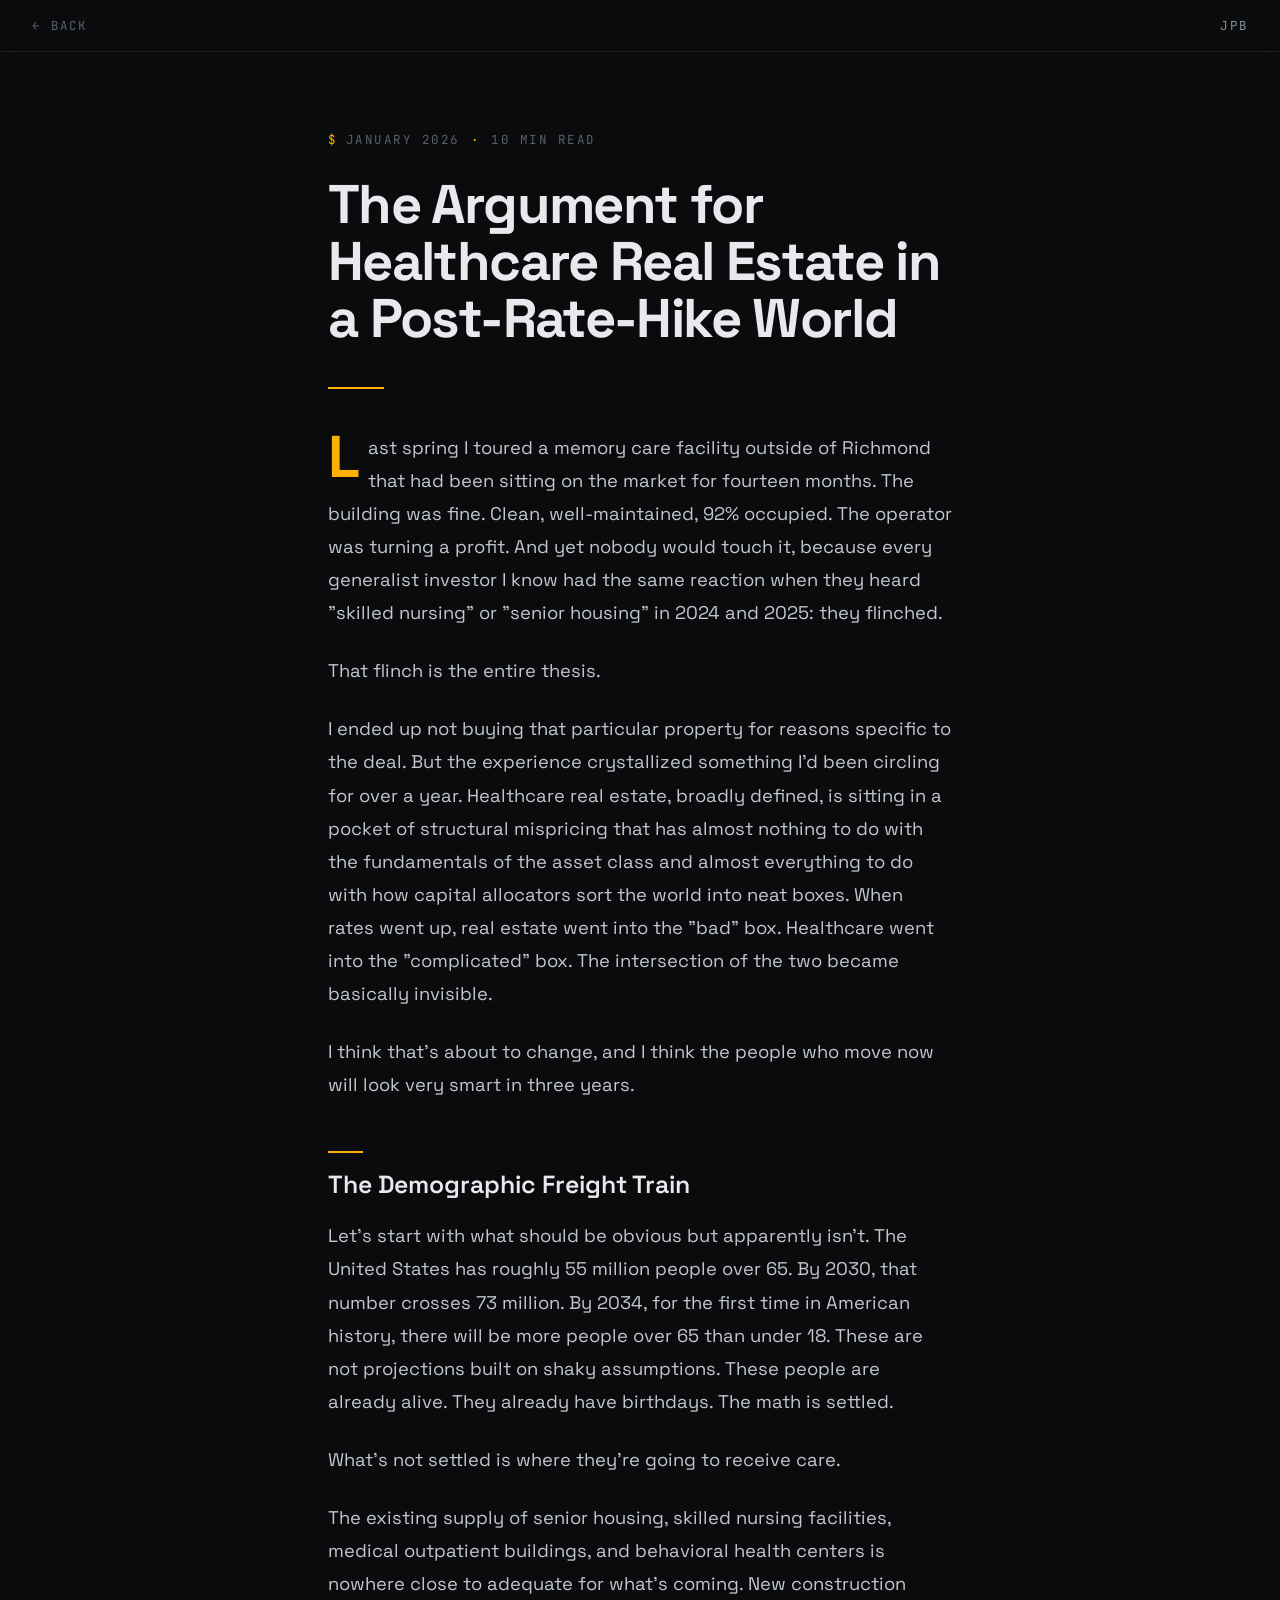
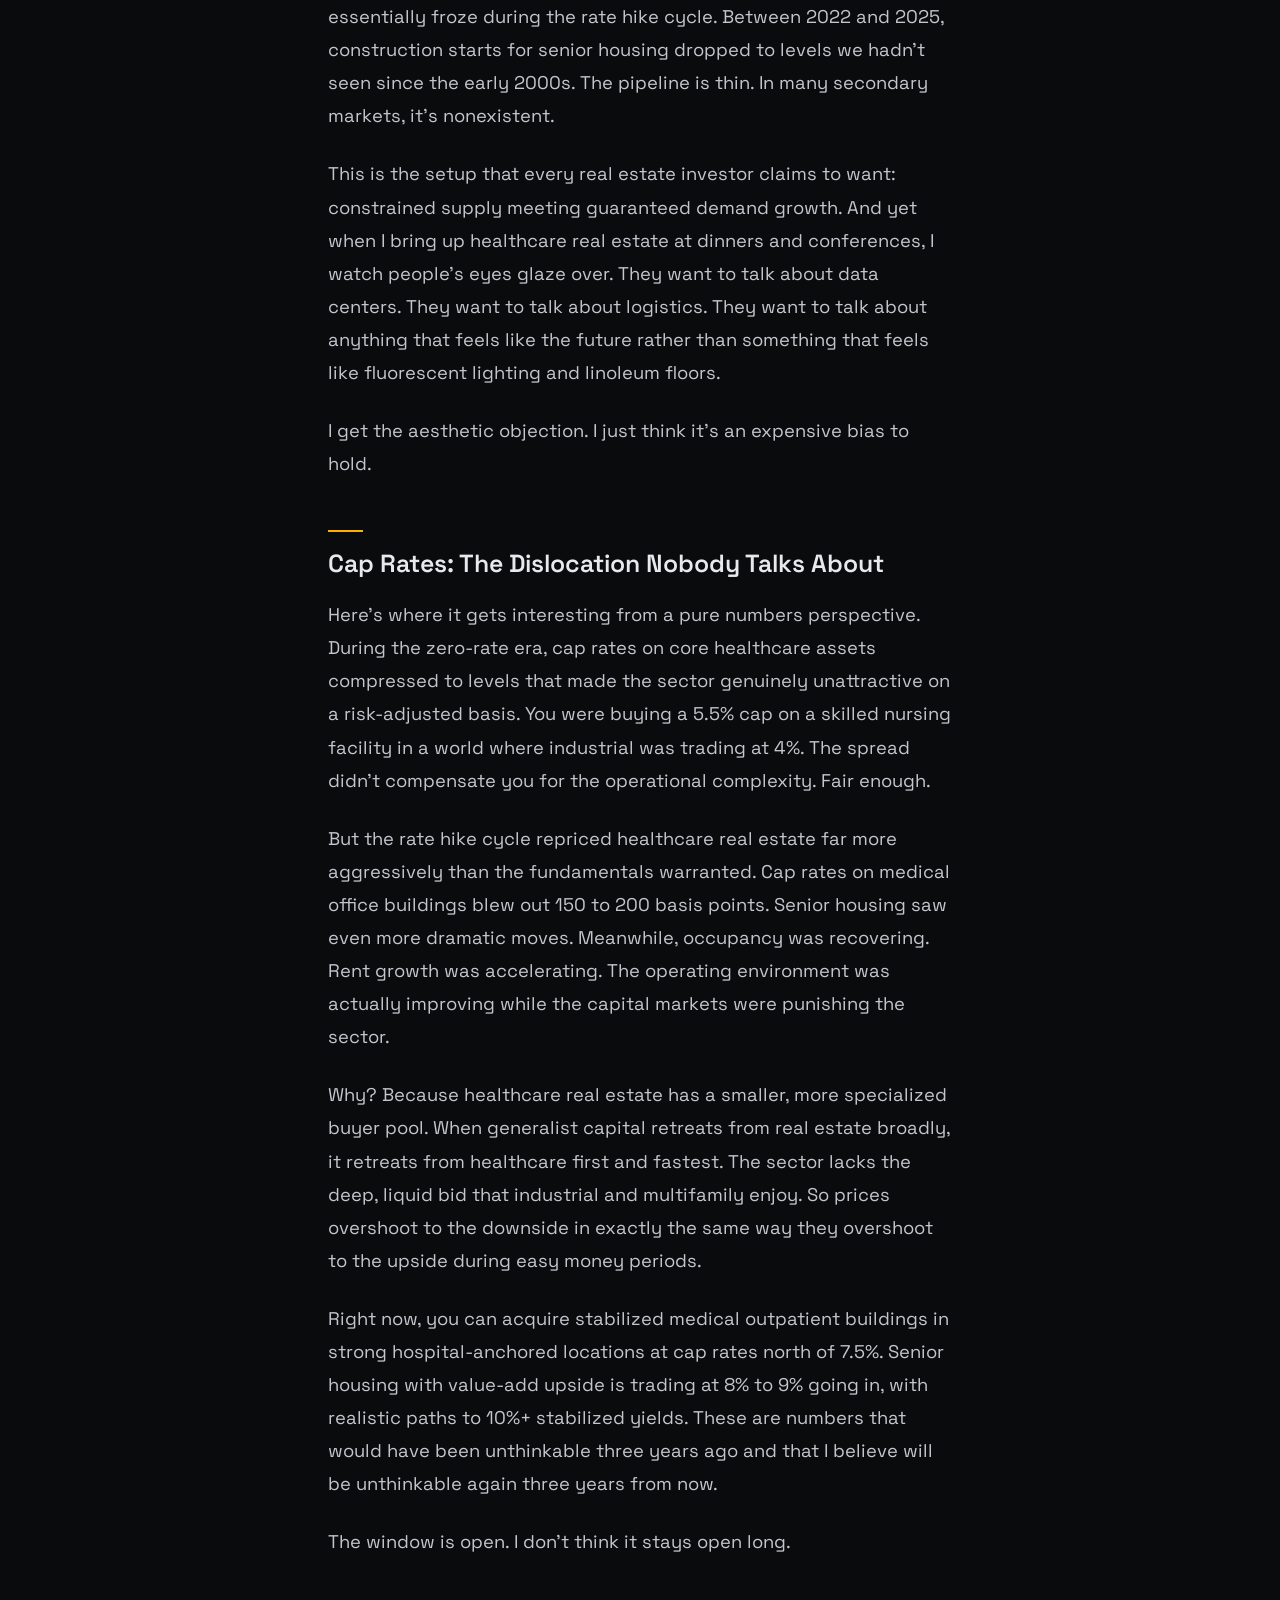
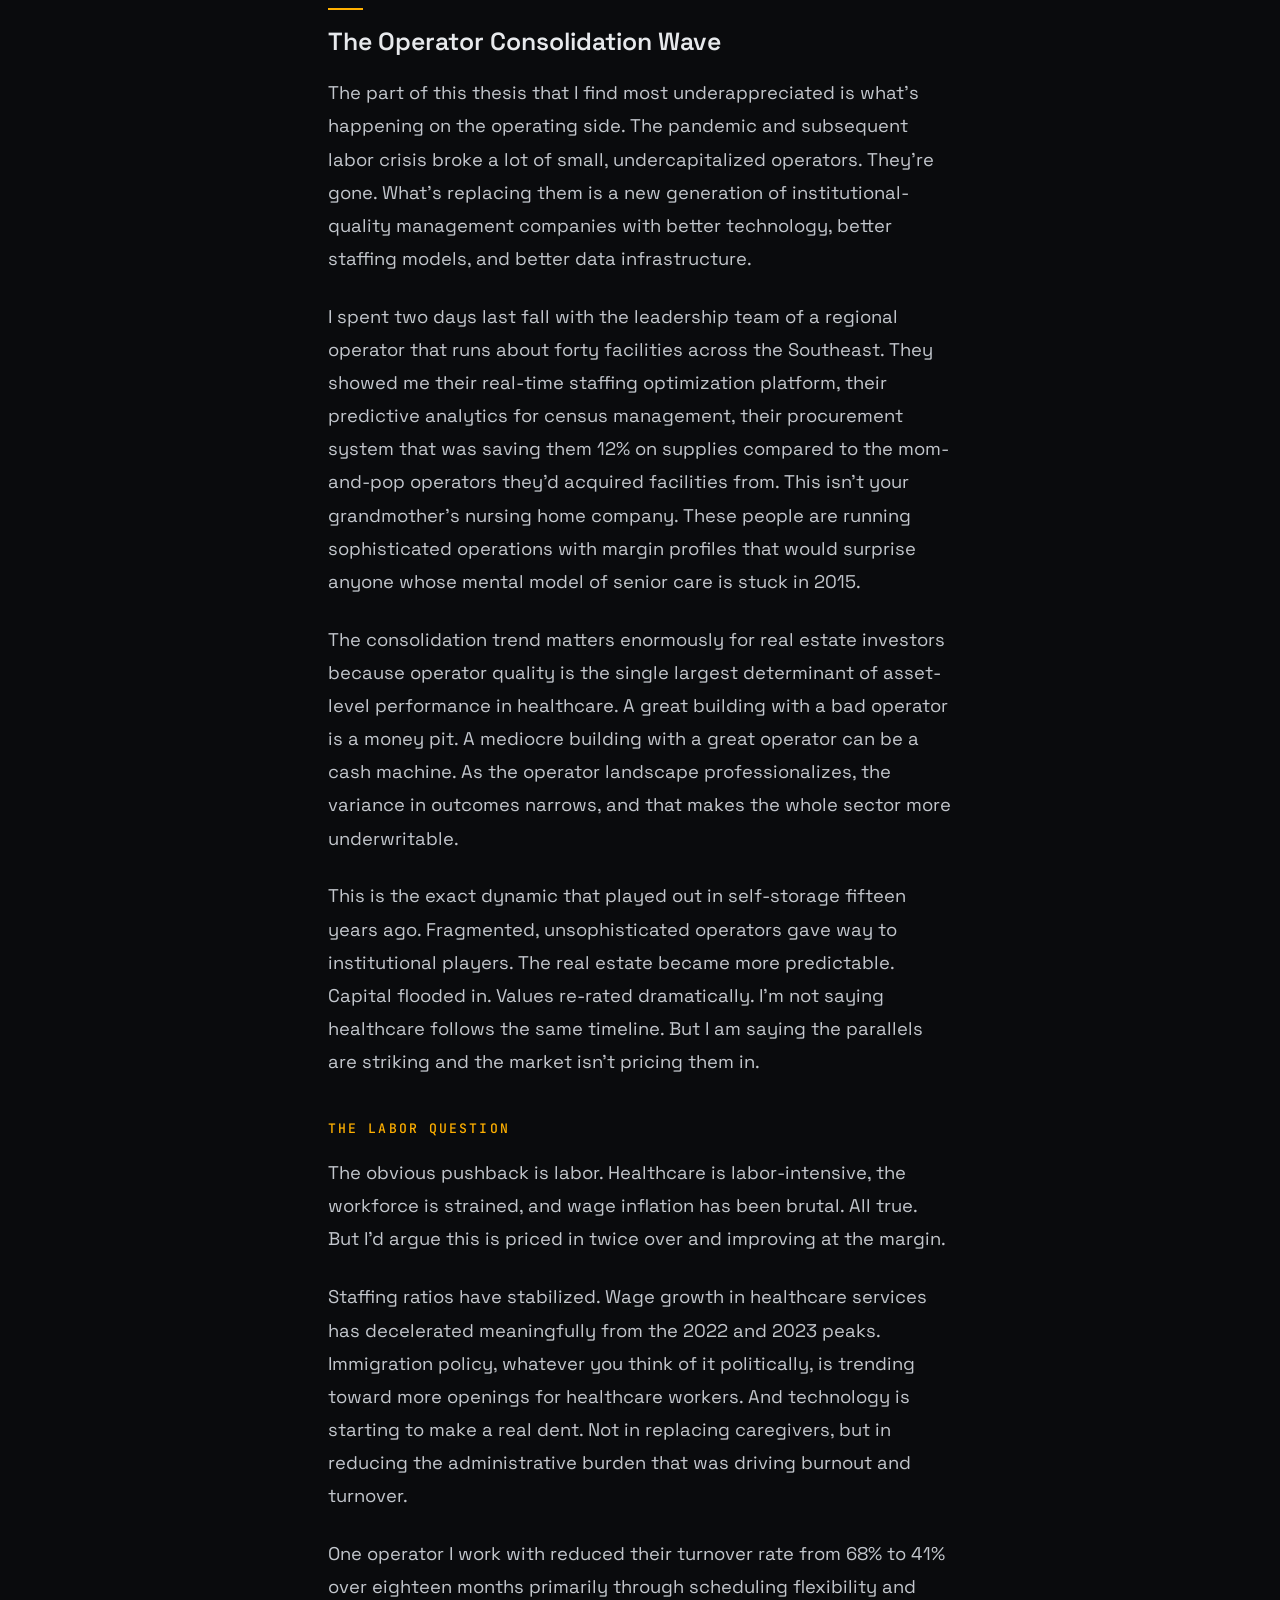
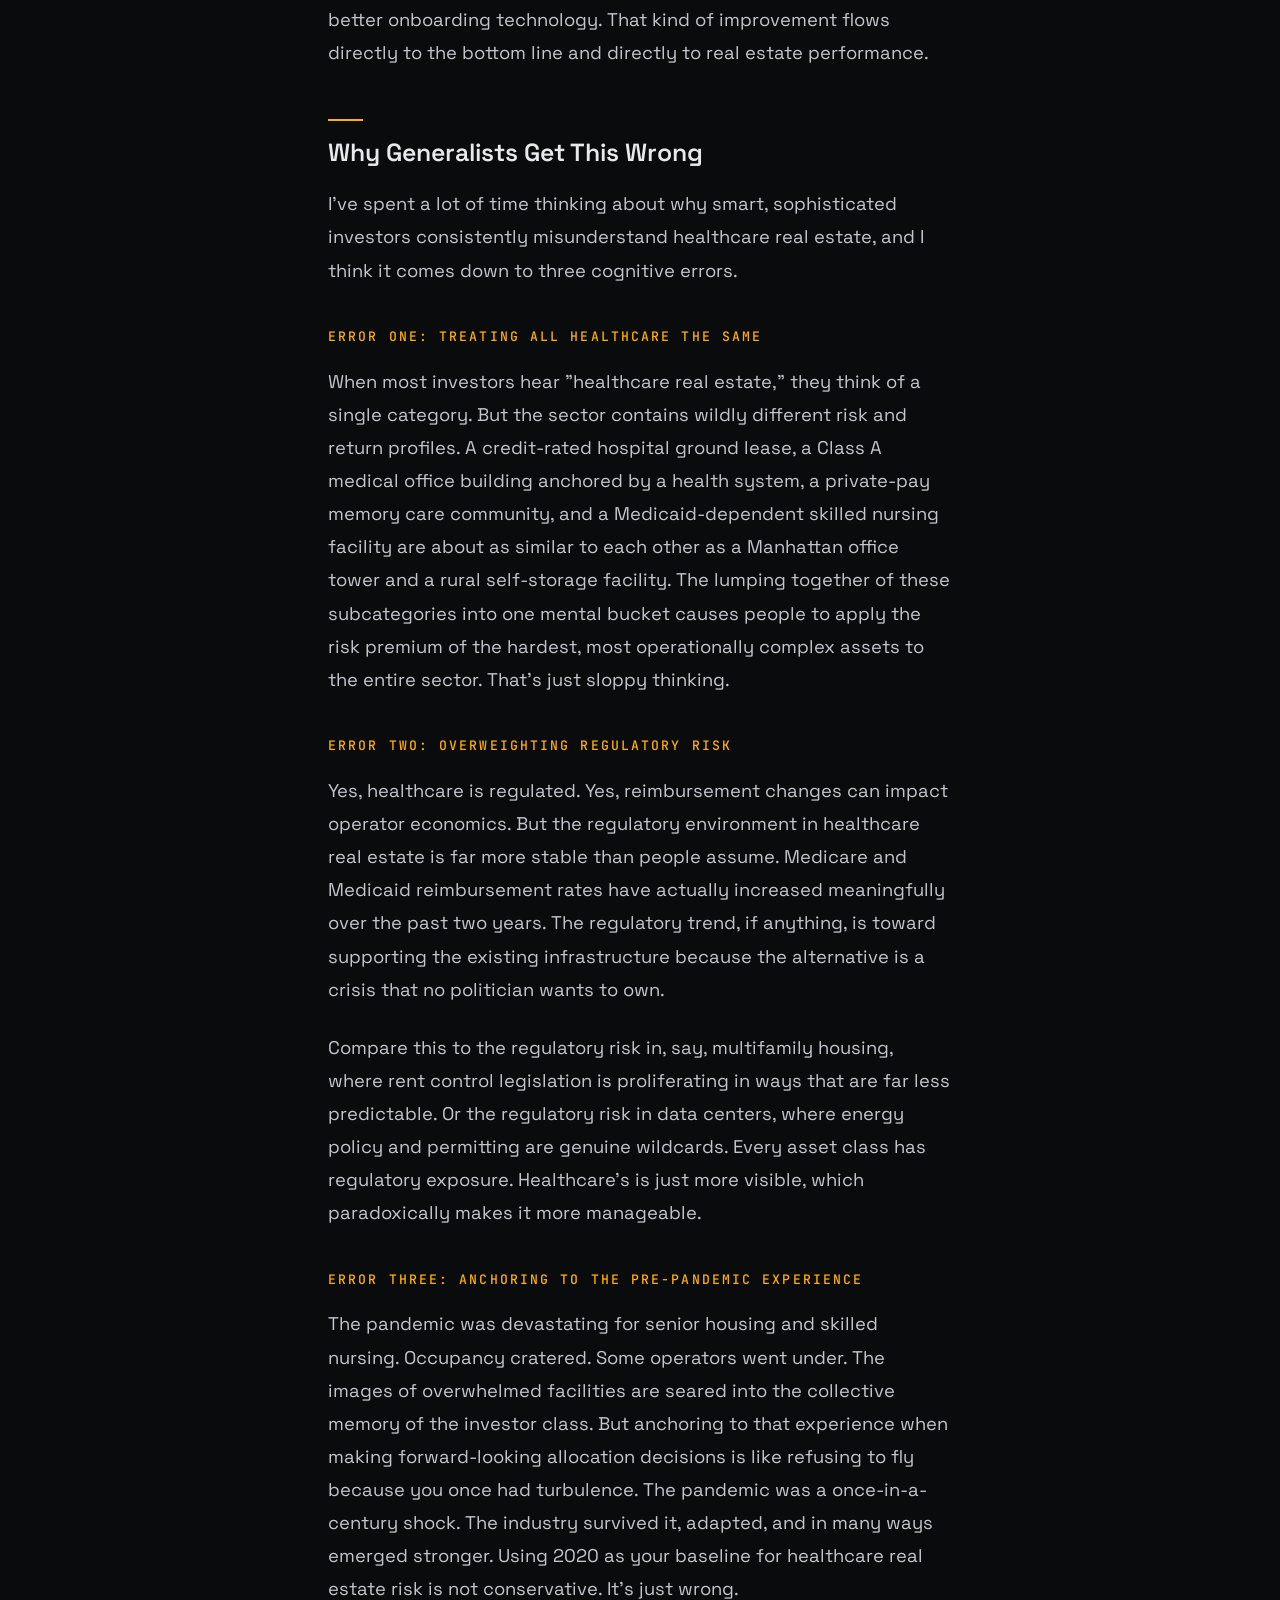
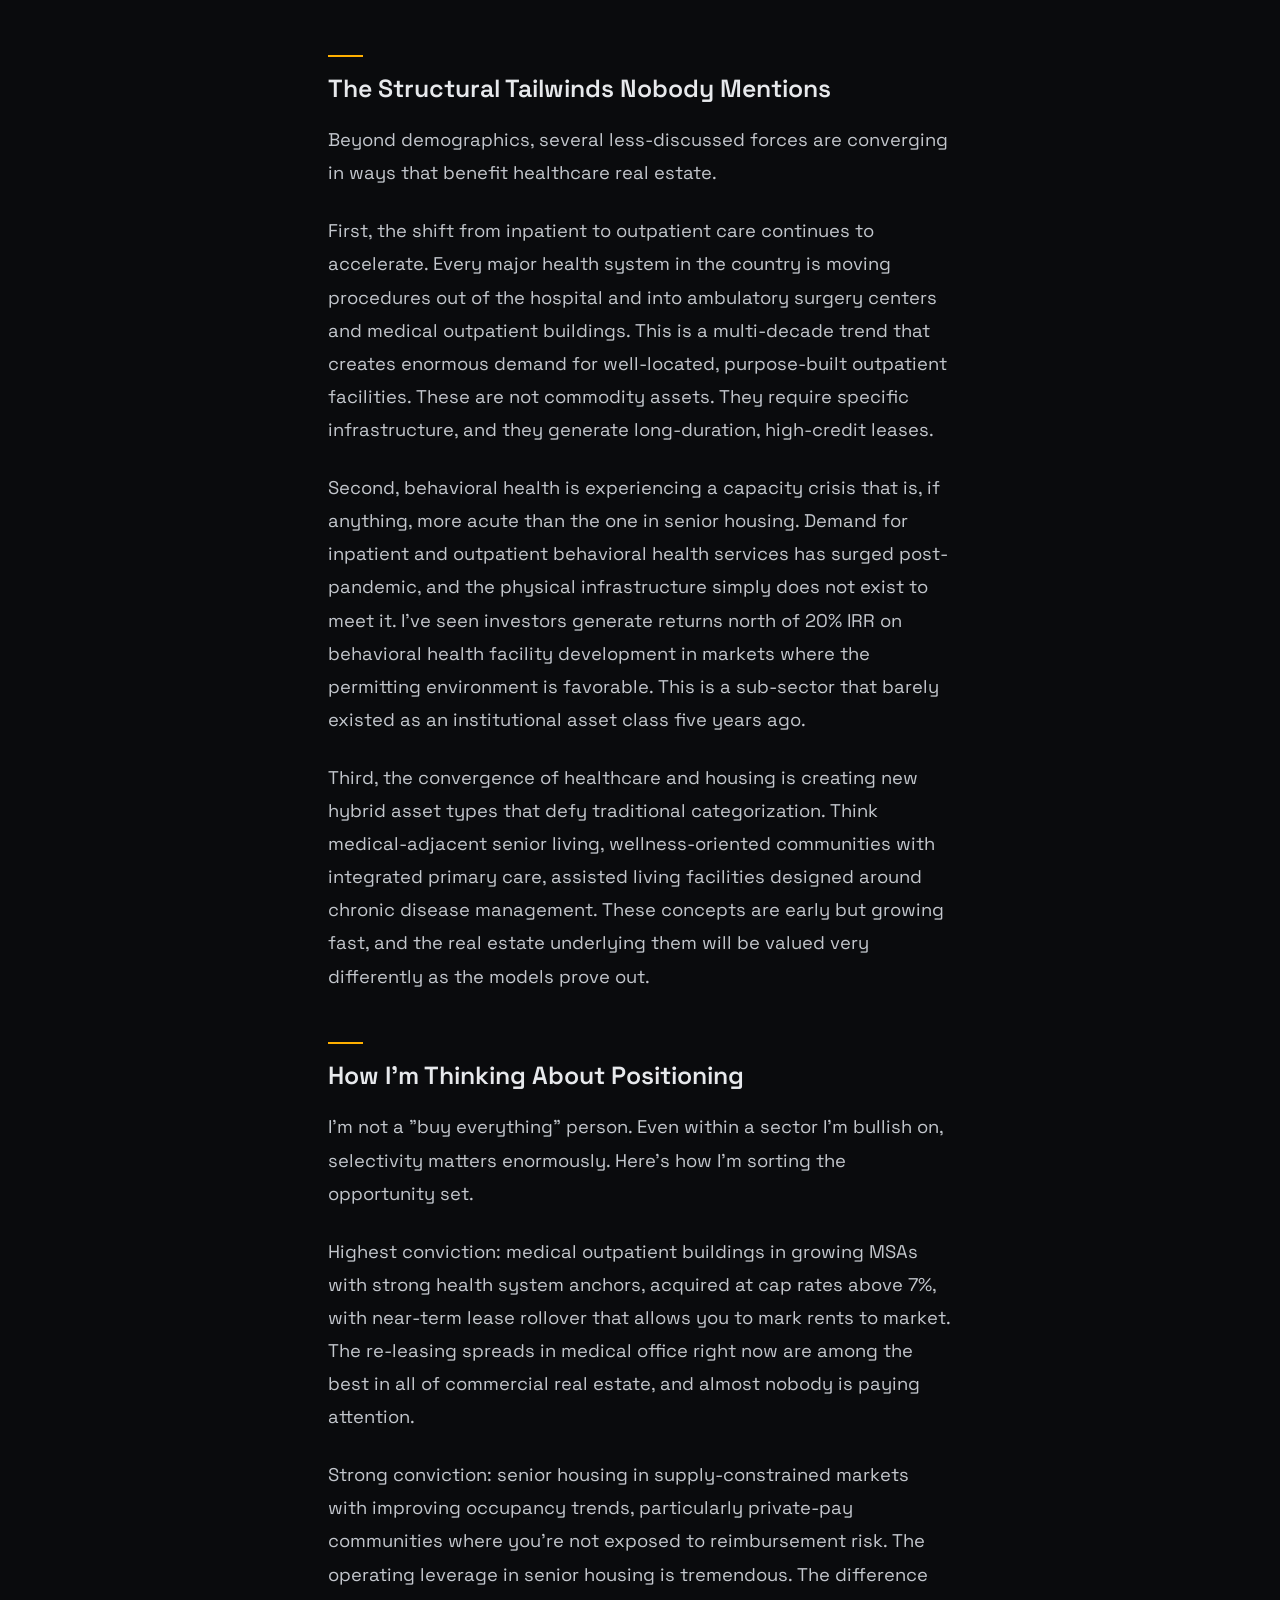
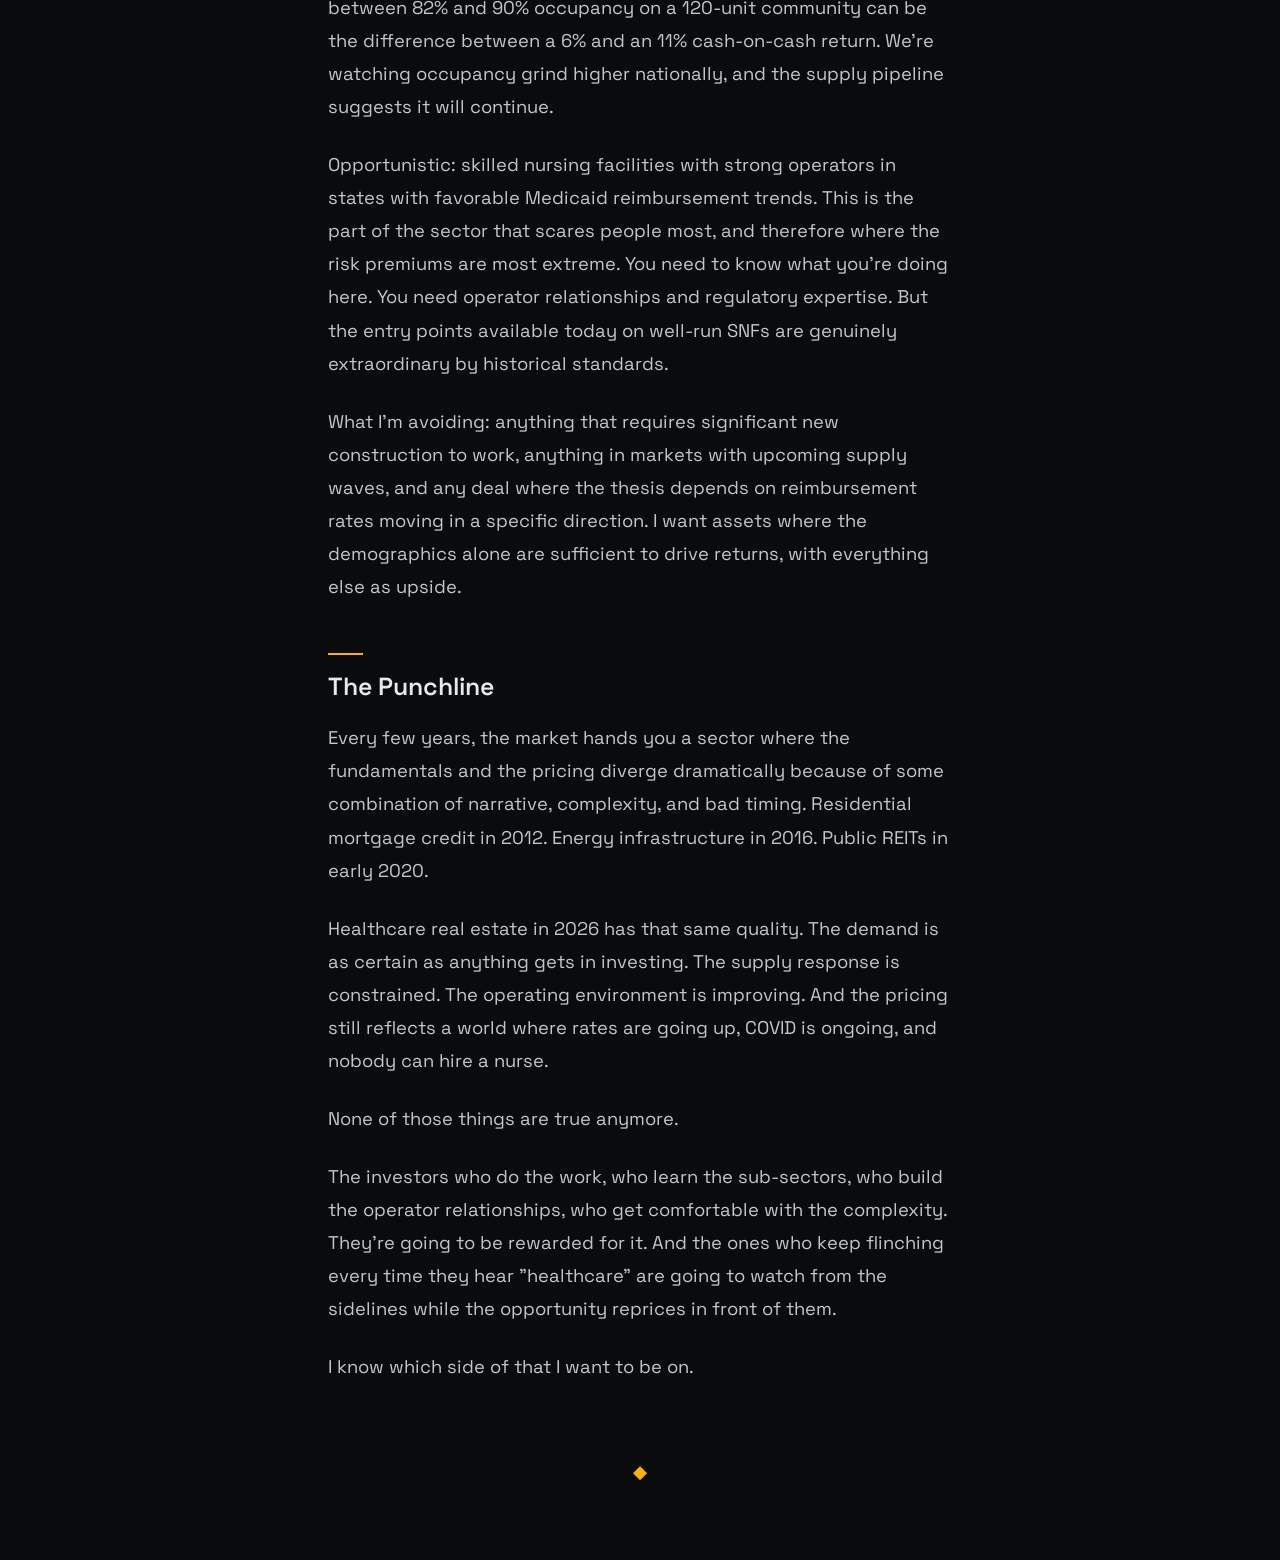
<file: posts/healthcare-real-estate.html>
<!DOCTYPE html>
<html lang="en">
<head>
  <meta charset="UTF-8">
  <meta name="viewport" content="width=device-width, initial-scale=1.0">
  <title>The Argument for Healthcare Real Estate in a Post-Rate-Hike World — JohnPierreBaptiste</title>
  <meta name="description" content="Why healthcare real estate offers mispriced risk-adjusted returns as demographics, cap rate normalization, and operator consolidation converge in ways generalist investors consistently miss.">
  <meta name="theme-color" content="#0a0b0d">
  <link rel="preconnect" href="https://fonts.googleapis.com">
  <link rel="preconnect" href="https://fonts.gstatic.com" crossorigin>
  <link href="https://fonts.googleapis.com/css2?family=Space+Grotesk:wght@400;500;600;700&family=JetBrains+Mono:wght@400;500;700&display=swap" rel="stylesheet">
  <link rel="stylesheet" href="../styles.css">
  <link rel="icon" href="data:image/svg+xml,<svg xmlns='http://www.w3.org/2000/svg' viewBox='0 0 100 100'><text y='.9em' font-size='90' fill='%23ffb000'>&#10070;</text></svg>">
</head>
<body>
  <nav class="post-nav">
    <a href="../index.html" class="post-back">&larr; Back</a>
    <a href="../index.html" class="nav-logo">JPB</a>
  </nav>
  <article>
    <header class="post-header container">
      <div class="post-meta">
        <span>January 2026</span>
        <span>10 min read</span>
      </div>
      <h1 class="post-title">The Argument for Healthcare Real Estate in a Post-Rate-Hike World</h1>
    </header>
    <div class="post-body container">
      <p>Last spring I toured a memory care facility outside of Richmond that had been sitting on the market for fourteen months. The building was fine. Clean, well-maintained, 92% occupied. The operator was turning a profit. And yet nobody would touch it, because every generalist investor I know had the same reaction when they heard "skilled nursing" or "senior housing" in 2024 and 2025: they flinched.</p>

      <p>That flinch is the entire thesis.</p>

      <p>I ended up not buying that particular property for reasons specific to the deal. But the experience crystallized something I'd been circling for over a year. Healthcare real estate, broadly defined, is sitting in a pocket of structural mispricing that has almost nothing to do with the fundamentals of the asset class and almost everything to do with how capital allocators sort the world into neat boxes. When rates went up, real estate went into the "bad" box. Healthcare went into the "complicated" box. The intersection of the two became basically invisible.</p>

      <p>I think that's about to change, and I think the people who move now will look very smart in three years.</p>

      <h2>The Demographic Freight Train</h2>

      <p>Let's start with what should be obvious but apparently isn't. The United States has roughly 55 million people over 65. By 2030, that number crosses 73 million. By 2034, for the first time in American history, there will be more people over 65 than under 18. These are not projections built on shaky assumptions. These people are already alive. They already have birthdays. The math is settled.</p>

      <p>What's not settled is where they're going to receive care.</p>

      <p>The existing supply of senior housing, skilled nursing facilities, medical outpatient buildings, and behavioral health centers is nowhere close to adequate for what's coming. New construction essentially froze during the rate hike cycle. Between 2022 and 2025, construction starts for senior housing dropped to levels we hadn't seen since the early 2000s. The pipeline is thin. In many secondary markets, it's nonexistent.</p>

      <p>This is the setup that every real estate investor claims to want: constrained supply meeting guaranteed demand growth. And yet when I bring up healthcare real estate at dinners and conferences, I watch people's eyes glaze over. They want to talk about data centers. They want to talk about logistics. They want to talk about anything that feels like the future rather than something that feels like fluorescent lighting and linoleum floors.</p>

      <p>I get the aesthetic objection. I just think it's an expensive bias to hold.</p>

      <h2>Cap Rates: The Dislocation Nobody Talks About</h2>

      <p>Here's where it gets interesting from a pure numbers perspective. During the zero-rate era, cap rates on core healthcare assets compressed to levels that made the sector genuinely unattractive on a risk-adjusted basis. You were buying a 5.5% cap on a skilled nursing facility in a world where industrial was trading at 4%. The spread didn't compensate you for the operational complexity. Fair enough.</p>

      <p>But the rate hike cycle repriced healthcare real estate far more aggressively than the fundamentals warranted. Cap rates on medical office buildings blew out 150 to 200 basis points. Senior housing saw even more dramatic moves. Meanwhile, occupancy was recovering. Rent growth was accelerating. The operating environment was actually improving while the capital markets were punishing the sector.</p>

      <p>Why? Because healthcare real estate has a smaller, more specialized buyer pool. When generalist capital retreats from real estate broadly, it retreats from healthcare first and fastest. The sector lacks the deep, liquid bid that industrial and multifamily enjoy. So prices overshoot to the downside in exactly the same way they overshoot to the upside during easy money periods.</p>

      <p>Right now, you can acquire stabilized medical outpatient buildings in strong hospital-anchored locations at cap rates north of 7.5%. Senior housing with value-add upside is trading at 8% to 9% going in, with realistic paths to 10%+ stabilized yields. These are numbers that would have been unthinkable three years ago and that I believe will be unthinkable again three years from now.</p>

      <p>The window is open. I don't think it stays open long.</p>

      <h2>The Operator Consolidation Wave</h2>

      <p>The part of this thesis that I find most underappreciated is what's happening on the operating side. The pandemic and subsequent labor crisis broke a lot of small, undercapitalized operators. They're gone. What's replacing them is a new generation of institutional-quality management companies with better technology, better staffing models, and better data infrastructure.</p>

      <p>I spent two days last fall with the leadership team of a regional operator that runs about forty facilities across the Southeast. They showed me their real-time staffing optimization platform, their predictive analytics for census management, their procurement system that was saving them 12% on supplies compared to the mom-and-pop operators they'd acquired facilities from. This isn't your grandmother's nursing home company. These people are running sophisticated operations with margin profiles that would surprise anyone whose mental model of senior care is stuck in 2015.</p>

      <p>The consolidation trend matters enormously for real estate investors because operator quality is the single largest determinant of asset-level performance in healthcare. A great building with a bad operator is a money pit. A mediocre building with a great operator can be a cash machine. As the operator landscape professionalizes, the variance in outcomes narrows, and that makes the whole sector more underwritable.</p>

      <p>This is the exact dynamic that played out in self-storage fifteen years ago. Fragmented, unsophisticated operators gave way to institutional players. The real estate became more predictable. Capital flooded in. Values re-rated dramatically. I'm not saying healthcare follows the same timeline. But I am saying the parallels are striking and the market isn't pricing them in.</p>

      <h3>The Labor Question</h3>

      <p>The obvious pushback is labor. Healthcare is labor-intensive, the workforce is strained, and wage inflation has been brutal. All true. But I'd argue this is priced in twice over and improving at the margin.</p>

      <p>Staffing ratios have stabilized. Wage growth in healthcare services has decelerated meaningfully from the 2022 and 2023 peaks. Immigration policy, whatever you think of it politically, is trending toward more openings for healthcare workers. And technology is starting to make a real dent. Not in replacing caregivers, but in reducing the administrative burden that was driving burnout and turnover.</p>

      <p>One operator I work with reduced their turnover rate from 68% to 41% over eighteen months primarily through scheduling flexibility and better onboarding technology. That kind of improvement flows directly to the bottom line and directly to real estate performance.</p>

      <h2>Why Generalists Get This Wrong</h2>

      <p>I've spent a lot of time thinking about why smart, sophisticated investors consistently misunderstand healthcare real estate, and I think it comes down to three cognitive errors.</p>

      <h3>Error One: Treating All Healthcare the Same</h3>

      <p>When most investors hear "healthcare real estate," they think of a single category. But the sector contains wildly different risk and return profiles. A credit-rated hospital ground lease, a Class A medical office building anchored by a health system, a private-pay memory care community, and a Medicaid-dependent skilled nursing facility are about as similar to each other as a Manhattan office tower and a rural self-storage facility. The lumping together of these subcategories into one mental bucket causes people to apply the risk premium of the hardest, most operationally complex assets to the entire sector. That's just sloppy thinking.</p>

      <h3>Error Two: Overweighting Regulatory Risk</h3>

      <p>Yes, healthcare is regulated. Yes, reimbursement changes can impact operator economics. But the regulatory environment in healthcare real estate is far more stable than people assume. Medicare and Medicaid reimbursement rates have actually increased meaningfully over the past two years. The regulatory trend, if anything, is toward supporting the existing infrastructure because the alternative is a crisis that no politician wants to own.</p>

      <p>Compare this to the regulatory risk in, say, multifamily housing, where rent control legislation is proliferating in ways that are far less predictable. Or the regulatory risk in data centers, where energy policy and permitting are genuine wildcards. Every asset class has regulatory exposure. Healthcare's is just more visible, which paradoxically makes it more manageable.</p>

      <h3>Error Three: Anchoring to the Pre-Pandemic Experience</h3>

      <p>The pandemic was devastating for senior housing and skilled nursing. Occupancy cratered. Some operators went under. The images of overwhelmed facilities are seared into the collective memory of the investor class. But anchoring to that experience when making forward-looking allocation decisions is like refusing to fly because you once had turbulence. The pandemic was a once-in-a-century shock. The industry survived it, adapted, and in many ways emerged stronger. Using 2020 as your baseline for healthcare real estate risk is not conservative. It's just wrong.</p>

      <h2>The Structural Tailwinds Nobody Mentions</h2>

      <p>Beyond demographics, several less-discussed forces are converging in ways that benefit healthcare real estate.</p>

      <p>First, the shift from inpatient to outpatient care continues to accelerate. Every major health system in the country is moving procedures out of the hospital and into ambulatory surgery centers and medical outpatient buildings. This is a multi-decade trend that creates enormous demand for well-located, purpose-built outpatient facilities. These are not commodity assets. They require specific infrastructure, and they generate long-duration, high-credit leases.</p>

      <p>Second, behavioral health is experiencing a capacity crisis that is, if anything, more acute than the one in senior housing. Demand for inpatient and outpatient behavioral health services has surged post-pandemic, and the physical infrastructure simply does not exist to meet it. I've seen investors generate returns north of 20% IRR on behavioral health facility development in markets where the permitting environment is favorable. This is a sub-sector that barely existed as an institutional asset class five years ago.</p>

      <p>Third, the convergence of healthcare and housing is creating new hybrid asset types that defy traditional categorization. Think medical-adjacent senior living, wellness-oriented communities with integrated primary care, assisted living facilities designed around chronic disease management. These concepts are early but growing fast, and the real estate underlying them will be valued very differently as the models prove out.</p>

      <h2>How I'm Thinking About Positioning</h2>

      <p>I'm not a "buy everything" person. Even within a sector I'm bullish on, selectivity matters enormously. Here's how I'm sorting the opportunity set.</p>

      <p>Highest conviction: medical outpatient buildings in growing MSAs with strong health system anchors, acquired at cap rates above 7%, with near-term lease rollover that allows you to mark rents to market. The re-leasing spreads in medical office right now are among the best in all of commercial real estate, and almost nobody is paying attention.</p>

      <p>Strong conviction: senior housing in supply-constrained markets with improving occupancy trends, particularly private-pay communities where you're not exposed to reimbursement risk. The operating leverage in senior housing is tremendous. The difference between 82% and 90% occupancy on a 120-unit community can be the difference between a 6% and an 11% cash-on-cash return. We're watching occupancy grind higher nationally, and the supply pipeline suggests it will continue.</p>

      <p>Opportunistic: skilled nursing facilities with strong operators in states with favorable Medicaid reimbursement trends. This is the part of the sector that scares people most, and therefore where the risk premiums are most extreme. You need to know what you're doing here. You need operator relationships and regulatory expertise. But the entry points available today on well-run SNFs are genuinely extraordinary by historical standards.</p>

      <p>What I'm avoiding: anything that requires significant new construction to work, anything in markets with upcoming supply waves, and any deal where the thesis depends on reimbursement rates moving in a specific direction. I want assets where the demographics alone are sufficient to drive returns, with everything else as upside.</p>

      <h2>The Punchline</h2>

      <p>Every few years, the market hands you a sector where the fundamentals and the pricing diverge dramatically because of some combination of narrative, complexity, and bad timing. Residential mortgage credit in 2012. Energy infrastructure in 2016. Public REITs in early 2020.</p>

      <p>Healthcare real estate in 2026 has that same quality. The demand is as certain as anything gets in investing. The supply response is constrained. The operating environment is improving. And the pricing still reflects a world where rates are going up, COVID is ongoing, and nobody can hire a nurse.</p>

      <p>None of those things are true anymore.</p>

      <p>The investors who do the work, who learn the sub-sectors, who build the operator relationships, who get comfortable with the complexity. They're going to be rewarded for it. And the ones who keep flinching every time they hear "healthcare" are going to watch from the sidelines while the opportunity reprices in front of them.</p>

      <p>I know which side of that I want to be on.</p>
    </div>
    <div class="post-end-mark container">
      <span>&#9670;</span>
    </div>
  </article>
  <script src="../script.js"></script>
</body>
</html>
</file>
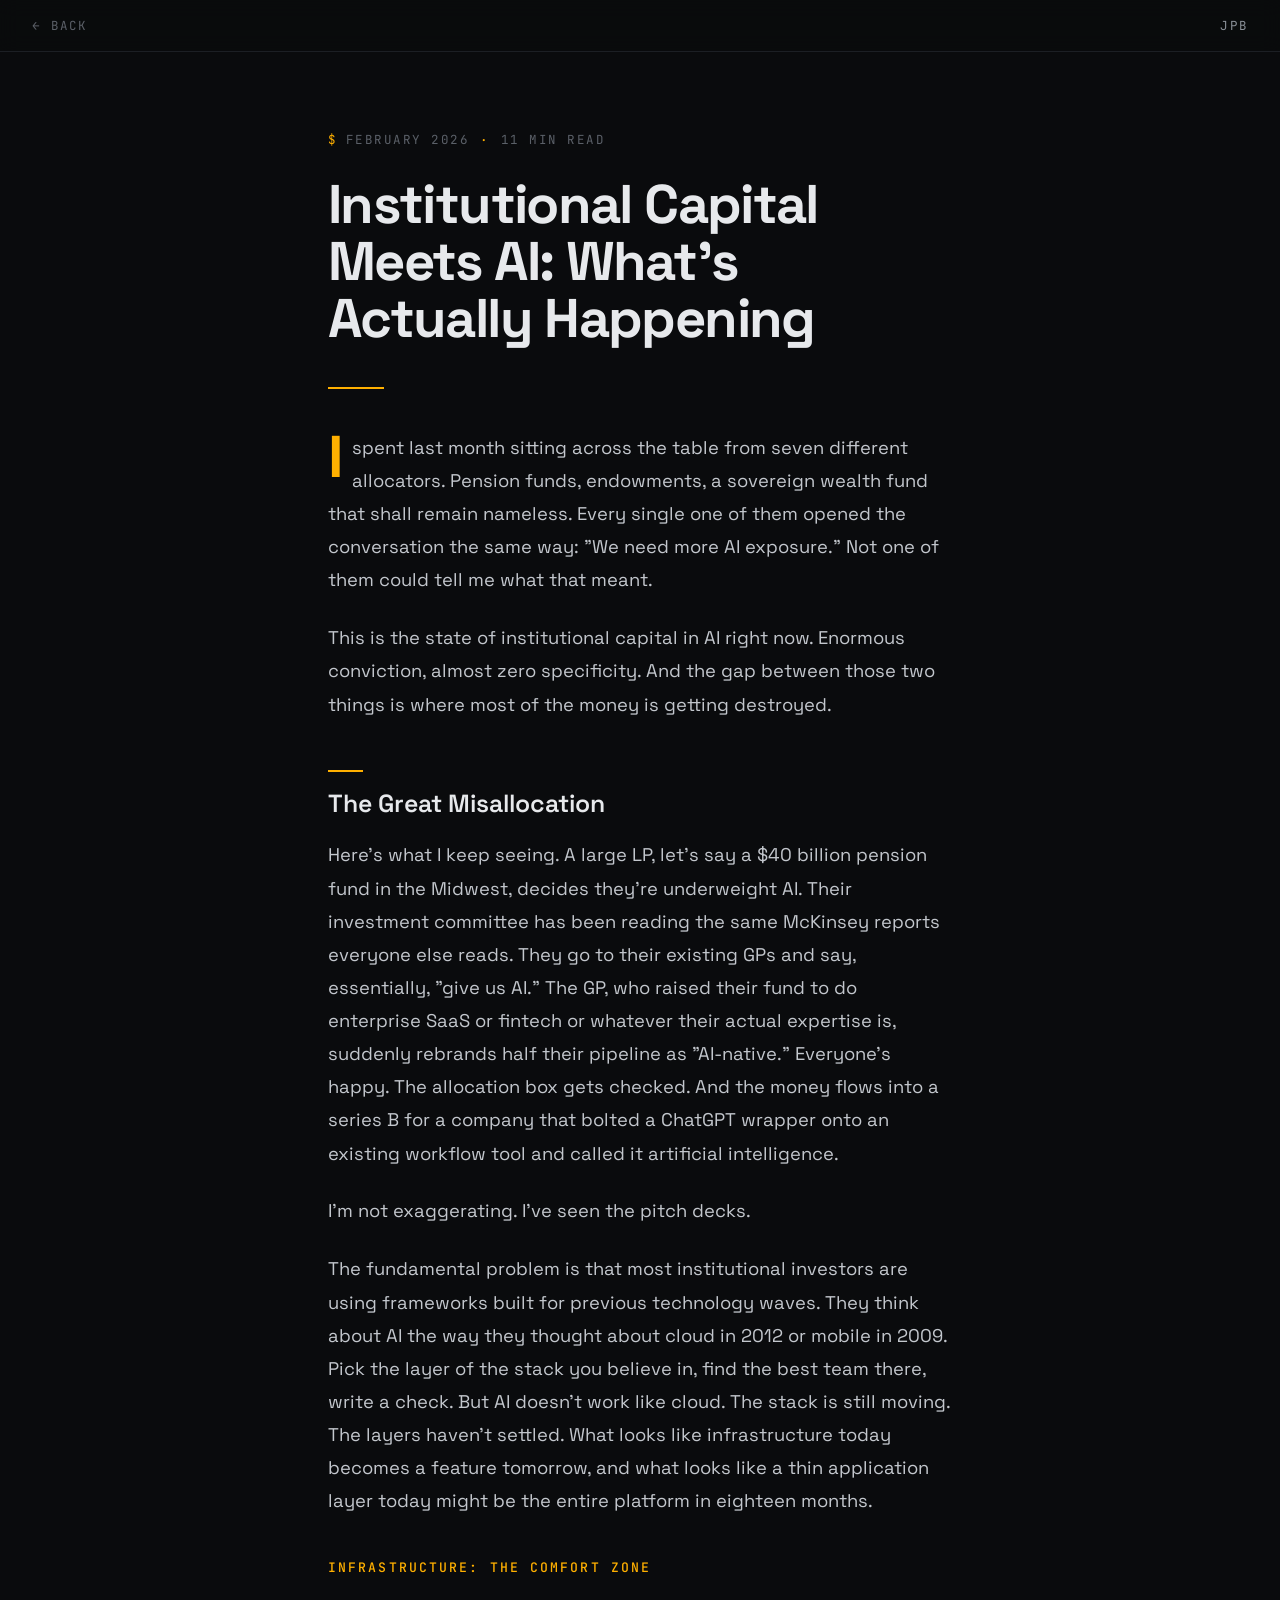
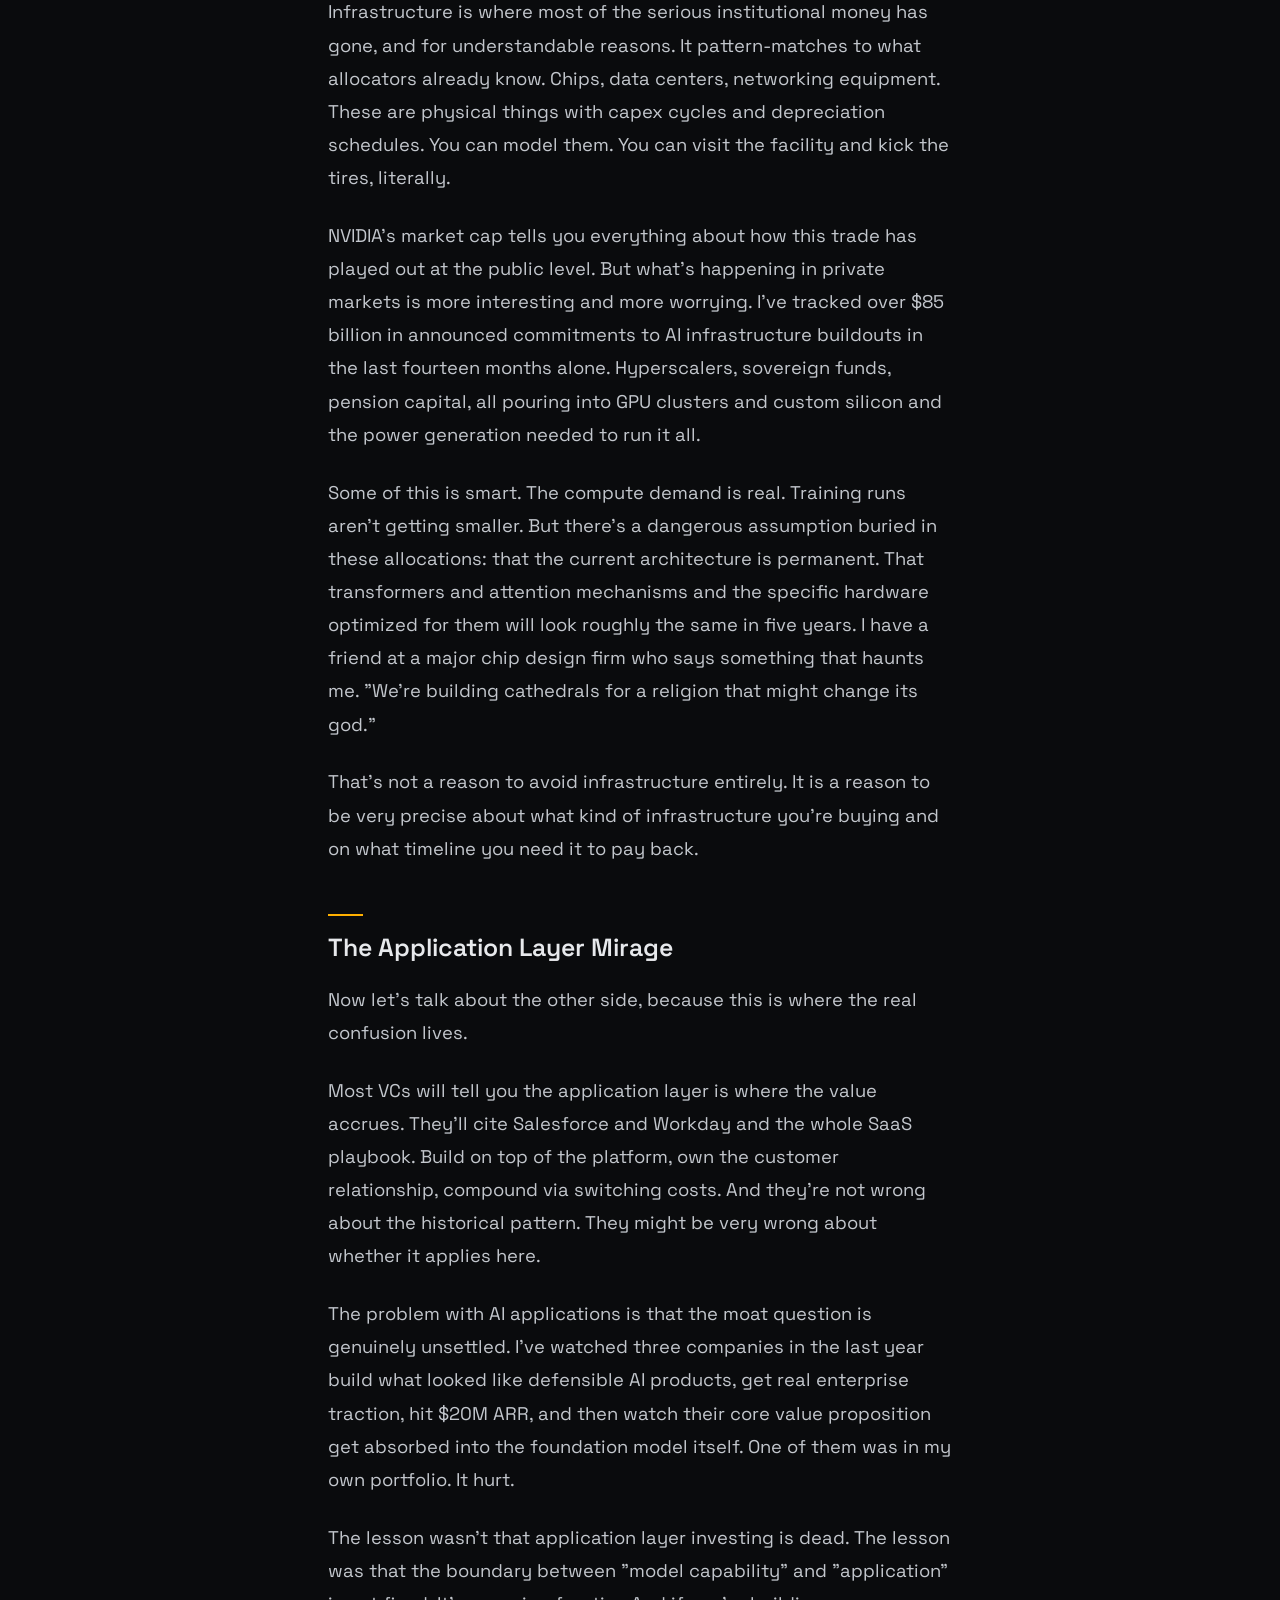
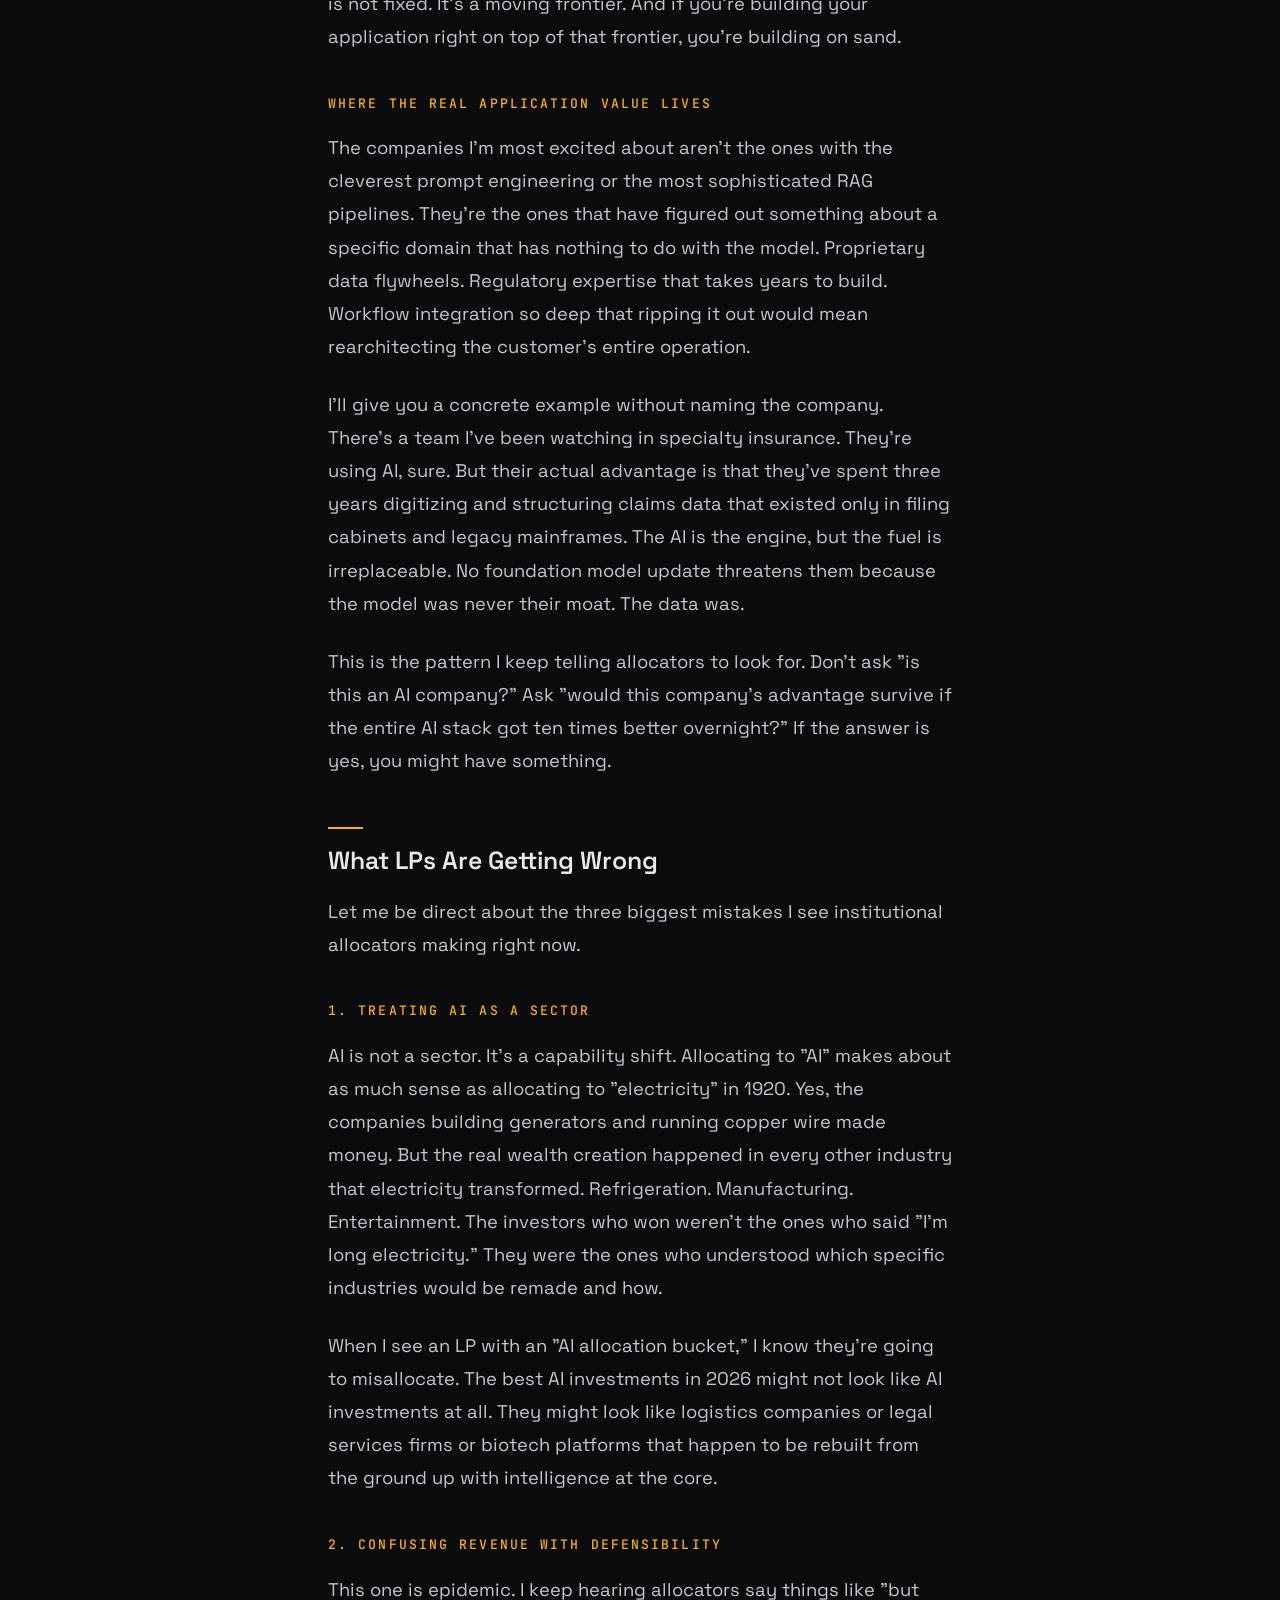
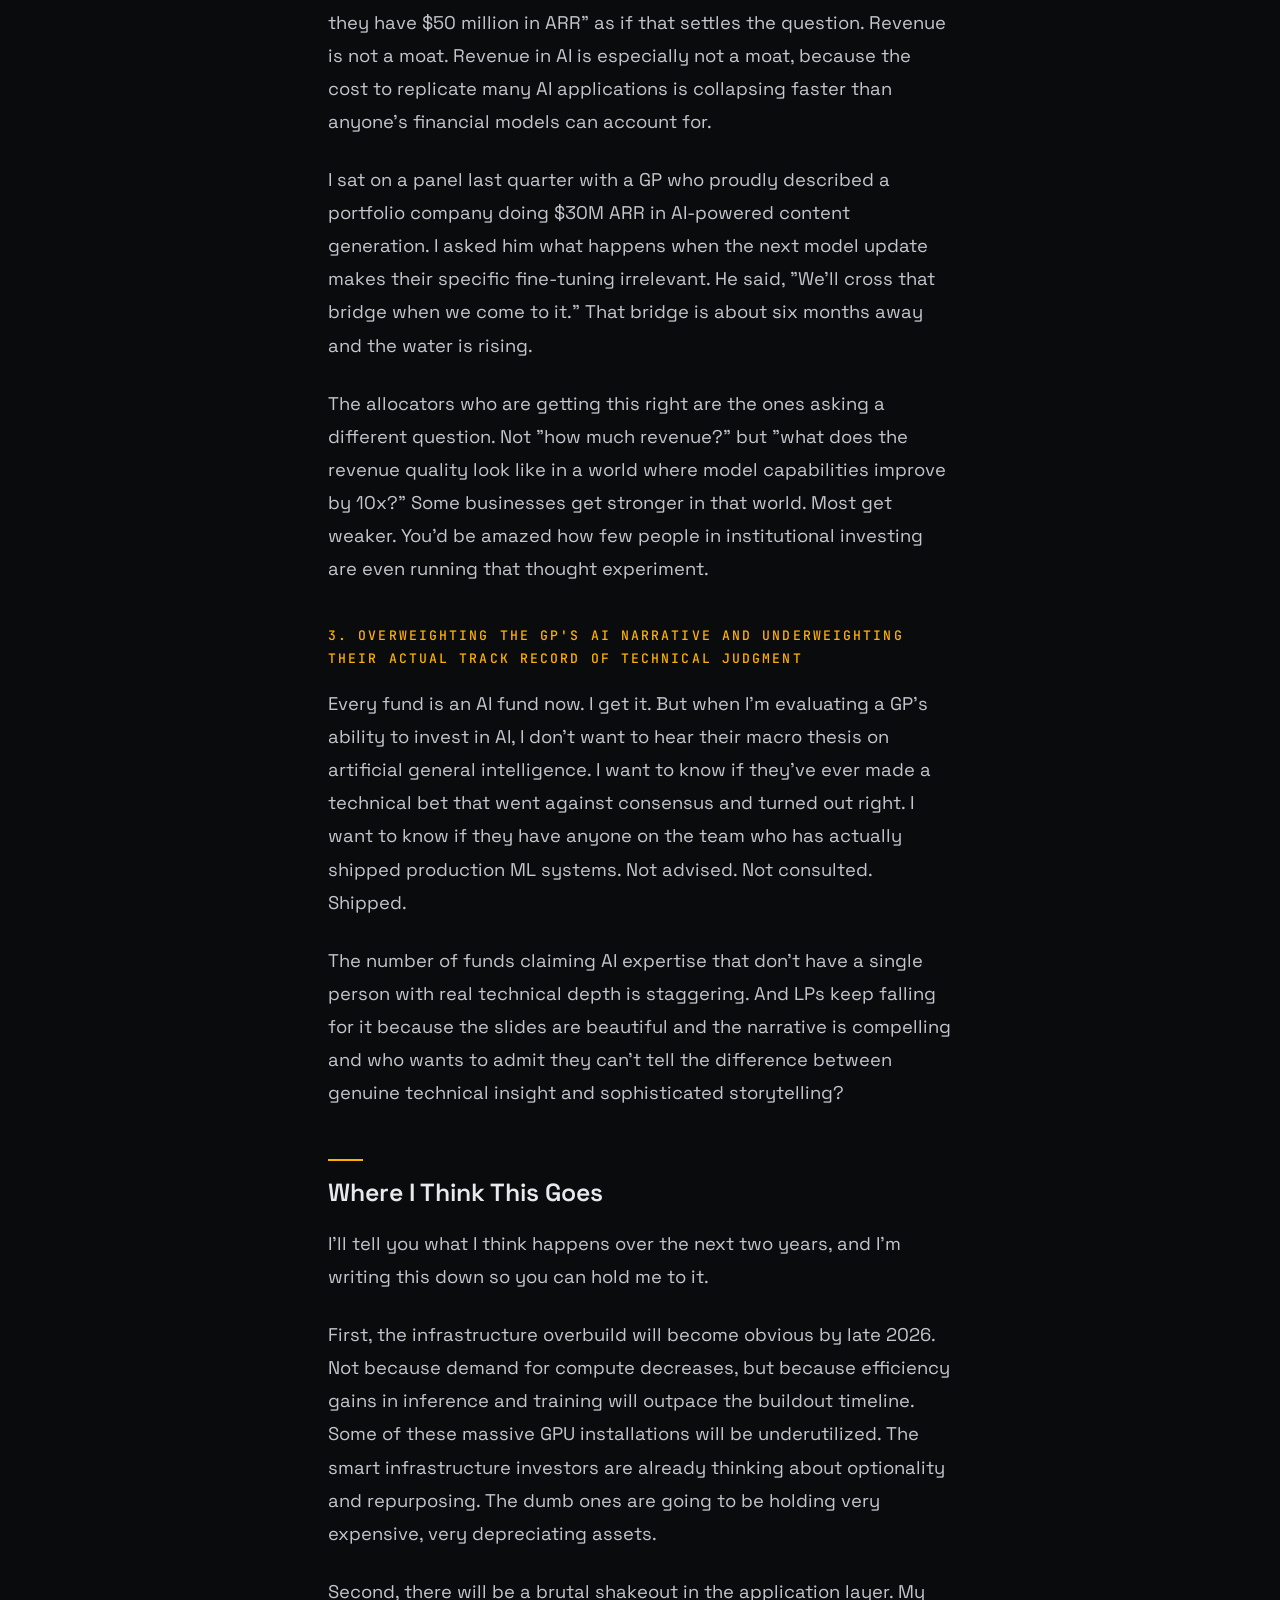
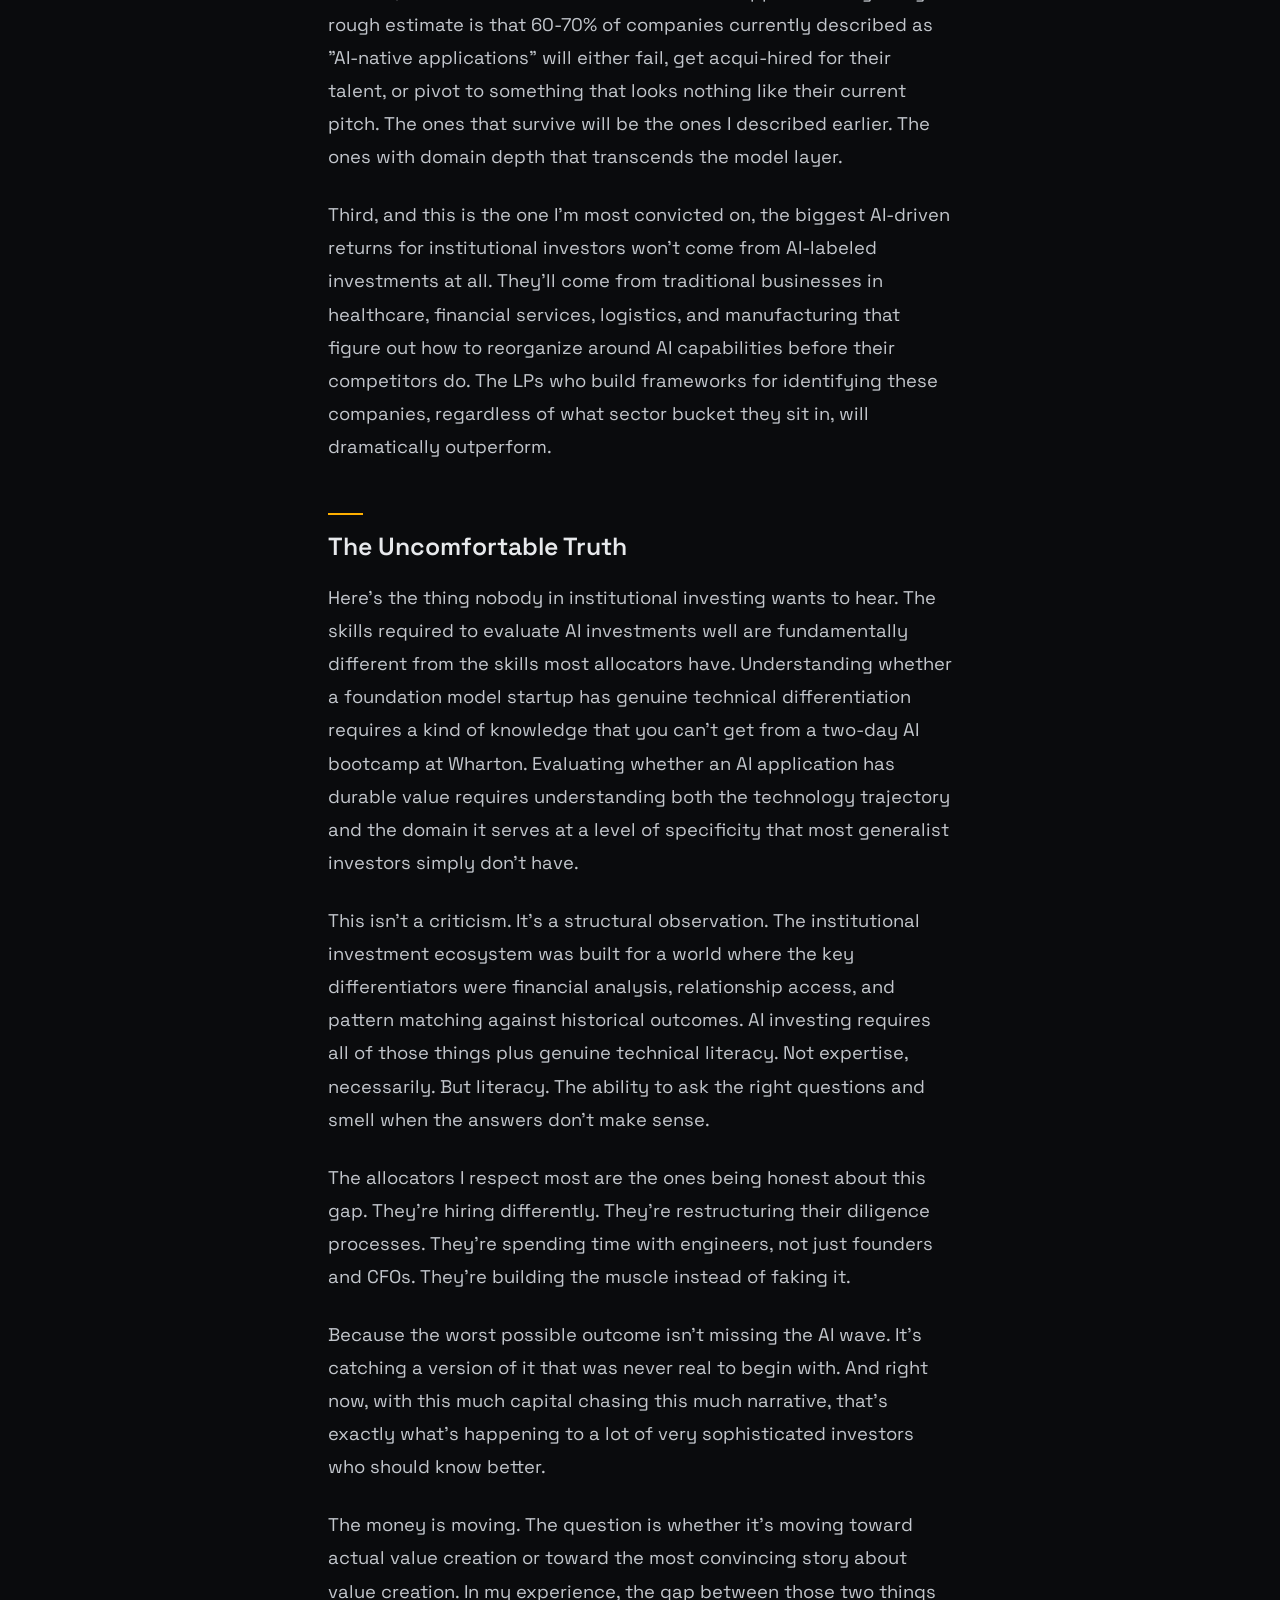
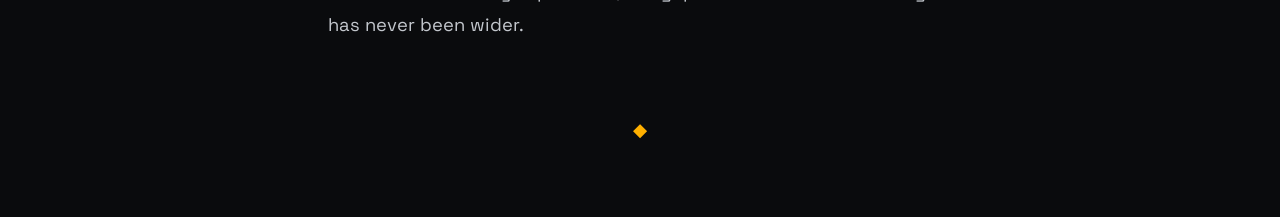
<file: posts/institutional-capital-ai.html>
<!DOCTYPE html>
<html lang="en">
<head>
  <meta charset="UTF-8">
  <meta name="viewport" content="width=device-width, initial-scale=1.0">
  <title>Institutional Capital Meets AI: What's Actually Happening — JohnPierreBaptiste</title>
  <meta name="description" content="A direct look at where institutional money is actually flowing in AI, what's hype vs real, and what most LPs are getting wrong about infrastructure vs application layer investing.">
  <meta name="theme-color" content="#0a0b0d">
  <link rel="preconnect" href="https://fonts.googleapis.com">
  <link rel="preconnect" href="https://fonts.gstatic.com" crossorigin>
  <link href="https://fonts.googleapis.com/css2?family=Space+Grotesk:wght@400;500;600;700&family=JetBrains+Mono:wght@400;500;700&display=swap" rel="stylesheet">
  <link rel="stylesheet" href="../styles.css">
  <link rel="icon" href="data:image/svg+xml,<svg xmlns='http://www.w3.org/2000/svg' viewBox='0 0 100 100'><text y='.9em' font-size='90' fill='%23ffb000'>&#10070;</text></svg>">
</head>
<body>
  <nav class="post-nav">
    <a href="../index.html" class="post-back">&larr; Back</a>
    <a href="../index.html" class="nav-logo">JPB</a>
  </nav>
  <article>
    <header class="post-header container">
      <div class="post-meta">
        <span>February 2026</span>
        <span>11 min read</span>
      </div>
      <h1 class="post-title">Institutional Capital Meets AI: What's Actually Happening</h1>
    </header>
    <div class="post-body container">
      <p>I spent last month sitting across the table from seven different allocators. Pension funds, endowments, a sovereign wealth fund that shall remain nameless. Every single one of them opened the conversation the same way: "We need more AI exposure." Not one of them could tell me what that meant.</p>

      <p>This is the state of institutional capital in AI right now. Enormous conviction, almost zero specificity. And the gap between those two things is where most of the money is getting destroyed.</p>

      <h2>The Great Misallocation</h2>

      <p>Here's what I keep seeing. A large LP, let's say a $40 billion pension fund in the Midwest, decides they're underweight AI. Their investment committee has been reading the same McKinsey reports everyone else reads. They go to their existing GPs and say, essentially, "give us AI." The GP, who raised their fund to do enterprise SaaS or fintech or whatever their actual expertise is, suddenly rebrands half their pipeline as "AI-native." Everyone's happy. The allocation box gets checked. And the money flows into a series B for a company that bolted a ChatGPT wrapper onto an existing workflow tool and called it artificial intelligence.</p>

      <p>I'm not exaggerating. I've seen the pitch decks.</p>

      <p>The fundamental problem is that most institutional investors are using frameworks built for previous technology waves. They think about AI the way they thought about cloud in 2012 or mobile in 2009. Pick the layer of the stack you believe in, find the best team there, write a check. But AI doesn't work like cloud. The stack is still moving. The layers haven't settled. What looks like infrastructure today becomes a feature tomorrow, and what looks like a thin application layer today might be the entire platform in eighteen months.</p>

      <h3>Infrastructure: The Comfort Zone</h3>

      <p>Infrastructure is where most of the serious institutional money has gone, and for understandable reasons. It pattern-matches to what allocators already know. Chips, data centers, networking equipment. These are physical things with capex cycles and depreciation schedules. You can model them. You can visit the facility and kick the tires, literally.</p>

      <p>NVIDIA's market cap tells you everything about how this trade has played out at the public level. But what's happening in private markets is more interesting and more worrying. I've tracked over $85 billion in announced commitments to AI infrastructure buildouts in the last fourteen months alone. Hyperscalers, sovereign funds, pension capital, all pouring into GPU clusters and custom silicon and the power generation needed to run it all.</p>

      <p>Some of this is smart. The compute demand is real. Training runs aren't getting smaller. But there's a dangerous assumption buried in these allocations: that the current architecture is permanent. That transformers and attention mechanisms and the specific hardware optimized for them will look roughly the same in five years. I have a friend at a major chip design firm who says something that haunts me. "We're building cathedrals for a religion that might change its god."</p>

      <p>That's not a reason to avoid infrastructure entirely. It is a reason to be very precise about what kind of infrastructure you're buying and on what timeline you need it to pay back.</p>

      <h2>The Application Layer Mirage</h2>

      <p>Now let's talk about the other side, because this is where the real confusion lives.</p>

      <p>Most VCs will tell you the application layer is where the value accrues. They'll cite Salesforce and Workday and the whole SaaS playbook. Build on top of the platform, own the customer relationship, compound via switching costs. And they're not wrong about the historical pattern. They might be very wrong about whether it applies here.</p>

      <p>The problem with AI applications is that the moat question is genuinely unsettled. I've watched three companies in the last year build what looked like defensible AI products, get real enterprise traction, hit $20M ARR, and then watch their core value proposition get absorbed into the foundation model itself. One of them was in my own portfolio. It hurt.</p>

      <p>The lesson wasn't that application layer investing is dead. The lesson was that the boundary between "model capability" and "application" is not fixed. It's a moving frontier. And if you're building your application right on top of that frontier, you're building on sand.</p>

      <h3>Where the real application value lives</h3>

      <p>The companies I'm most excited about aren't the ones with the cleverest prompt engineering or the most sophisticated RAG pipelines. They're the ones that have figured out something about a specific domain that has nothing to do with the model. Proprietary data flywheels. Regulatory expertise that takes years to build. Workflow integration so deep that ripping it out would mean rearchitecting the customer's entire operation.</p>

      <p>I'll give you a concrete example without naming the company. There's a team I've been watching in specialty insurance. They're using AI, sure. But their actual advantage is that they've spent three years digitizing and structuring claims data that existed only in filing cabinets and legacy mainframes. The AI is the engine, but the fuel is irreplaceable. No foundation model update threatens them because the model was never their moat. The data was.</p>

      <p>This is the pattern I keep telling allocators to look for. Don't ask "is this an AI company?" Ask "would this company's advantage survive if the entire AI stack got ten times better overnight?" If the answer is yes, you might have something.</p>

      <h2>What LPs Are Getting Wrong</h2>

      <p>Let me be direct about the three biggest mistakes I see institutional allocators making right now.</p>

      <h3>1. Treating AI as a sector</h3>

      <p>AI is not a sector. It's a capability shift. Allocating to "AI" makes about as much sense as allocating to "electricity" in 1920. Yes, the companies building generators and running copper wire made money. But the real wealth creation happened in every other industry that electricity transformed. Refrigeration. Manufacturing. Entertainment. The investors who won weren't the ones who said "I'm long electricity." They were the ones who understood which specific industries would be remade and how.</p>

      <p>When I see an LP with an "AI allocation bucket," I know they're going to misallocate. The best AI investments in 2026 might not look like AI investments at all. They might look like logistics companies or legal services firms or biotech platforms that happen to be rebuilt from the ground up with intelligence at the core.</p>

      <h3>2. Confusing revenue with defensibility</h3>

      <p>This one is epidemic. I keep hearing allocators say things like "but they have $50 million in ARR" as if that settles the question. Revenue is not a moat. Revenue in AI is especially not a moat, because the cost to replicate many AI applications is collapsing faster than anyone's financial models can account for.</p>

      <p>I sat on a panel last quarter with a GP who proudly described a portfolio company doing $30M ARR in AI-powered content generation. I asked him what happens when the next model update makes their specific fine-tuning irrelevant. He said, "We'll cross that bridge when we come to it." That bridge is about six months away and the water is rising.</p>

      <p>The allocators who are getting this right are the ones asking a different question. Not "how much revenue?" but "what does the revenue quality look like in a world where model capabilities improve by 10x?" Some businesses get stronger in that world. Most get weaker. You'd be amazed how few people in institutional investing are even running that thought experiment.</p>

      <h3>3. Overweighting the GP's AI narrative and underweighting their actual track record of technical judgment</h3>

      <p>Every fund is an AI fund now. I get it. But when I'm evaluating a GP's ability to invest in AI, I don't want to hear their macro thesis on artificial general intelligence. I want to know if they've ever made a technical bet that went against consensus and turned out right. I want to know if they have anyone on the team who has actually shipped production ML systems. Not advised. Not consulted. Shipped.</p>

      <p>The number of funds claiming AI expertise that don't have a single person with real technical depth is staggering. And LPs keep falling for it because the slides are beautiful and the narrative is compelling and who wants to admit they can't tell the difference between genuine technical insight and sophisticated storytelling?</p>

      <h2>Where I Think This Goes</h2>

      <p>I'll tell you what I think happens over the next two years, and I'm writing this down so you can hold me to it.</p>

      <p>First, the infrastructure overbuild will become obvious by late 2026. Not because demand for compute decreases, but because efficiency gains in inference and training will outpace the buildout timeline. Some of these massive GPU installations will be underutilized. The smart infrastructure investors are already thinking about optionality and repurposing. The dumb ones are going to be holding very expensive, very depreciating assets.</p>

      <p>Second, there will be a brutal shakeout in the application layer. My rough estimate is that 60-70% of companies currently described as "AI-native applications" will either fail, get acqui-hired for their talent, or pivot to something that looks nothing like their current pitch. The ones that survive will be the ones I described earlier. The ones with domain depth that transcends the model layer.</p>

      <p>Third, and this is the one I'm most convicted on, the biggest AI-driven returns for institutional investors won't come from AI-labeled investments at all. They'll come from traditional businesses in healthcare, financial services, logistics, and manufacturing that figure out how to reorganize around AI capabilities before their competitors do. The LPs who build frameworks for identifying these companies, regardless of what sector bucket they sit in, will dramatically outperform.</p>

      <h2>The Uncomfortable Truth</h2>

      <p>Here's the thing nobody in institutional investing wants to hear. The skills required to evaluate AI investments well are fundamentally different from the skills most allocators have. Understanding whether a foundation model startup has genuine technical differentiation requires a kind of knowledge that you can't get from a two-day AI bootcamp at Wharton. Evaluating whether an AI application has durable value requires understanding both the technology trajectory and the domain it serves at a level of specificity that most generalist investors simply don't have.</p>

      <p>This isn't a criticism. It's a structural observation. The institutional investment ecosystem was built for a world where the key differentiators were financial analysis, relationship access, and pattern matching against historical outcomes. AI investing requires all of those things plus genuine technical literacy. Not expertise, necessarily. But literacy. The ability to ask the right questions and smell when the answers don't make sense.</p>

      <p>The allocators I respect most are the ones being honest about this gap. They're hiring differently. They're restructuring their diligence processes. They're spending time with engineers, not just founders and CFOs. They're building the muscle instead of faking it.</p>

      <p>Because the worst possible outcome isn't missing the AI wave. It's catching a version of it that was never real to begin with. And right now, with this much capital chasing this much narrative, that's exactly what's happening to a lot of very sophisticated investors who should know better.</p>

      <p>The money is moving. The question is whether it's moving toward actual value creation or toward the most convincing story about value creation. In my experience, the gap between those two things has never been wider.</p>
    </div>
    <div class="post-end-mark container">
      <span>&#9670;</span>
    </div>
  </article>
  <script src="../script.js"></script>
</body>
</html>
</file>
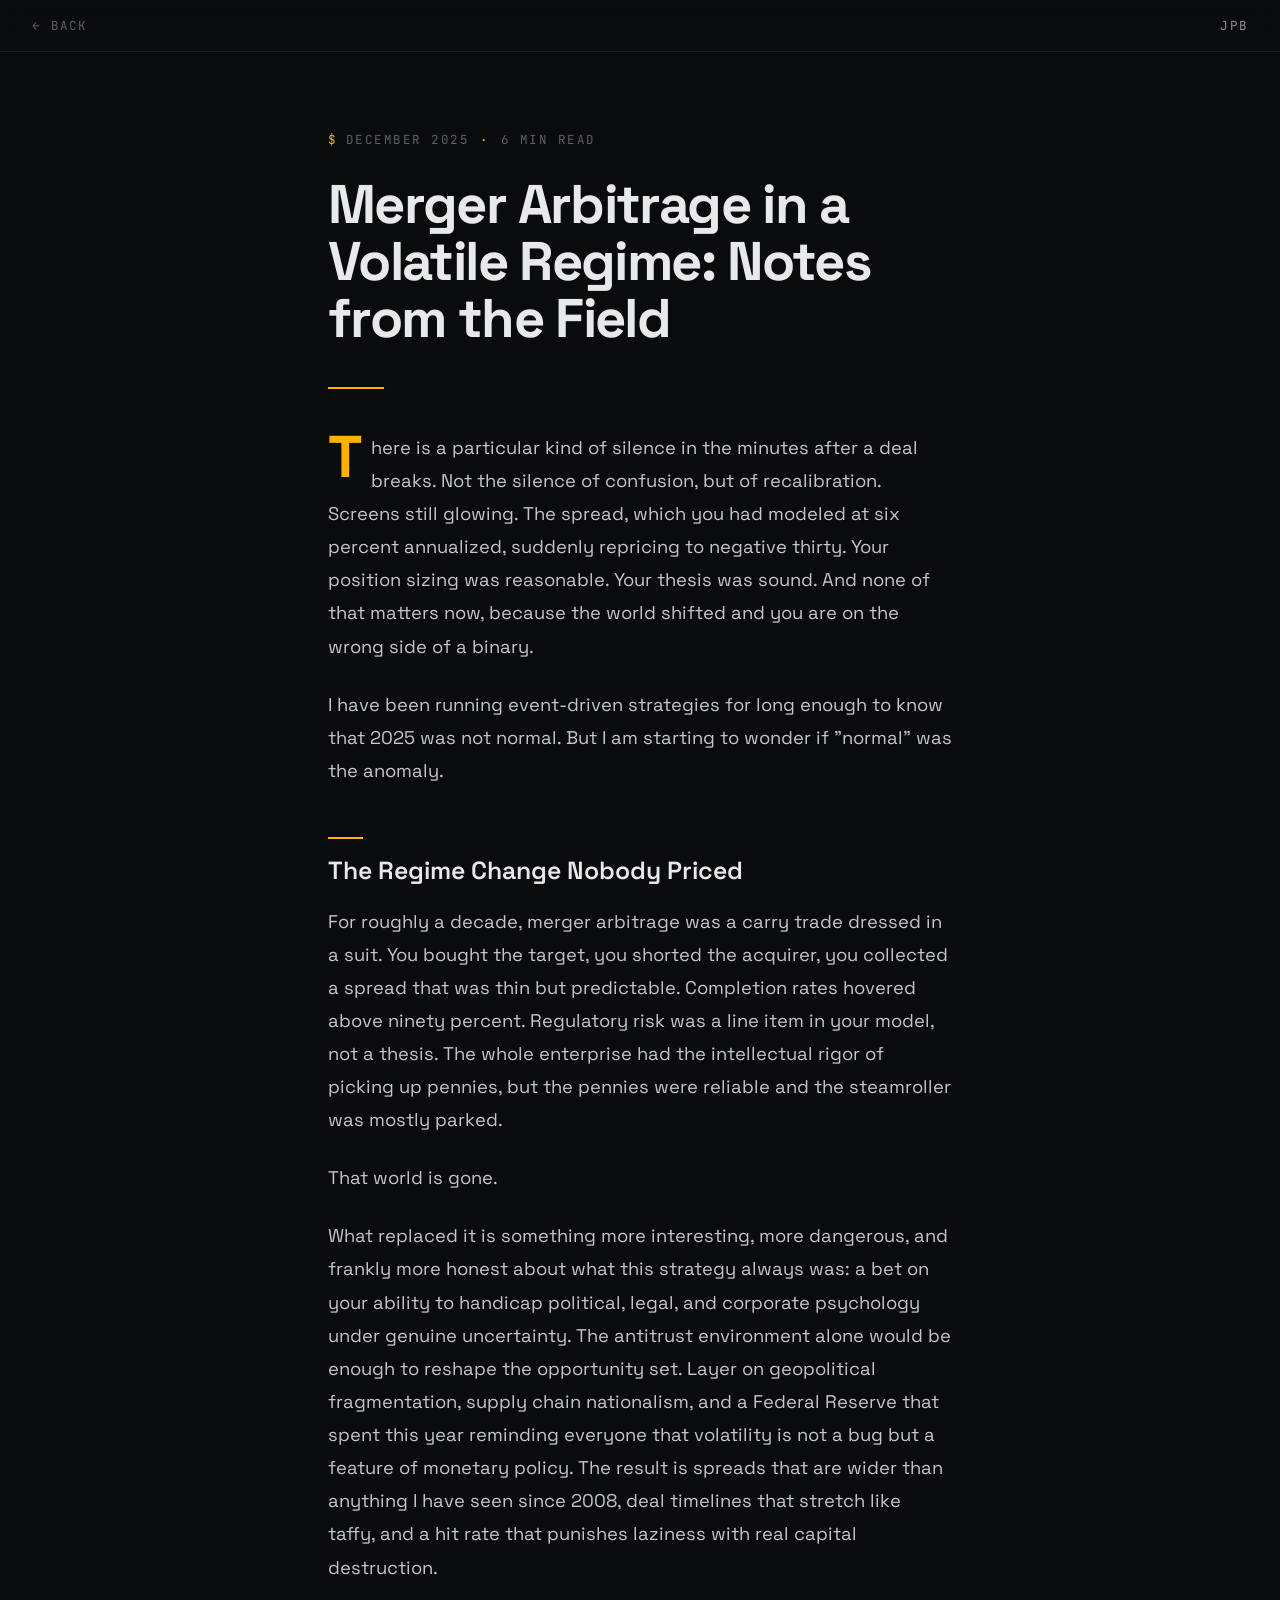
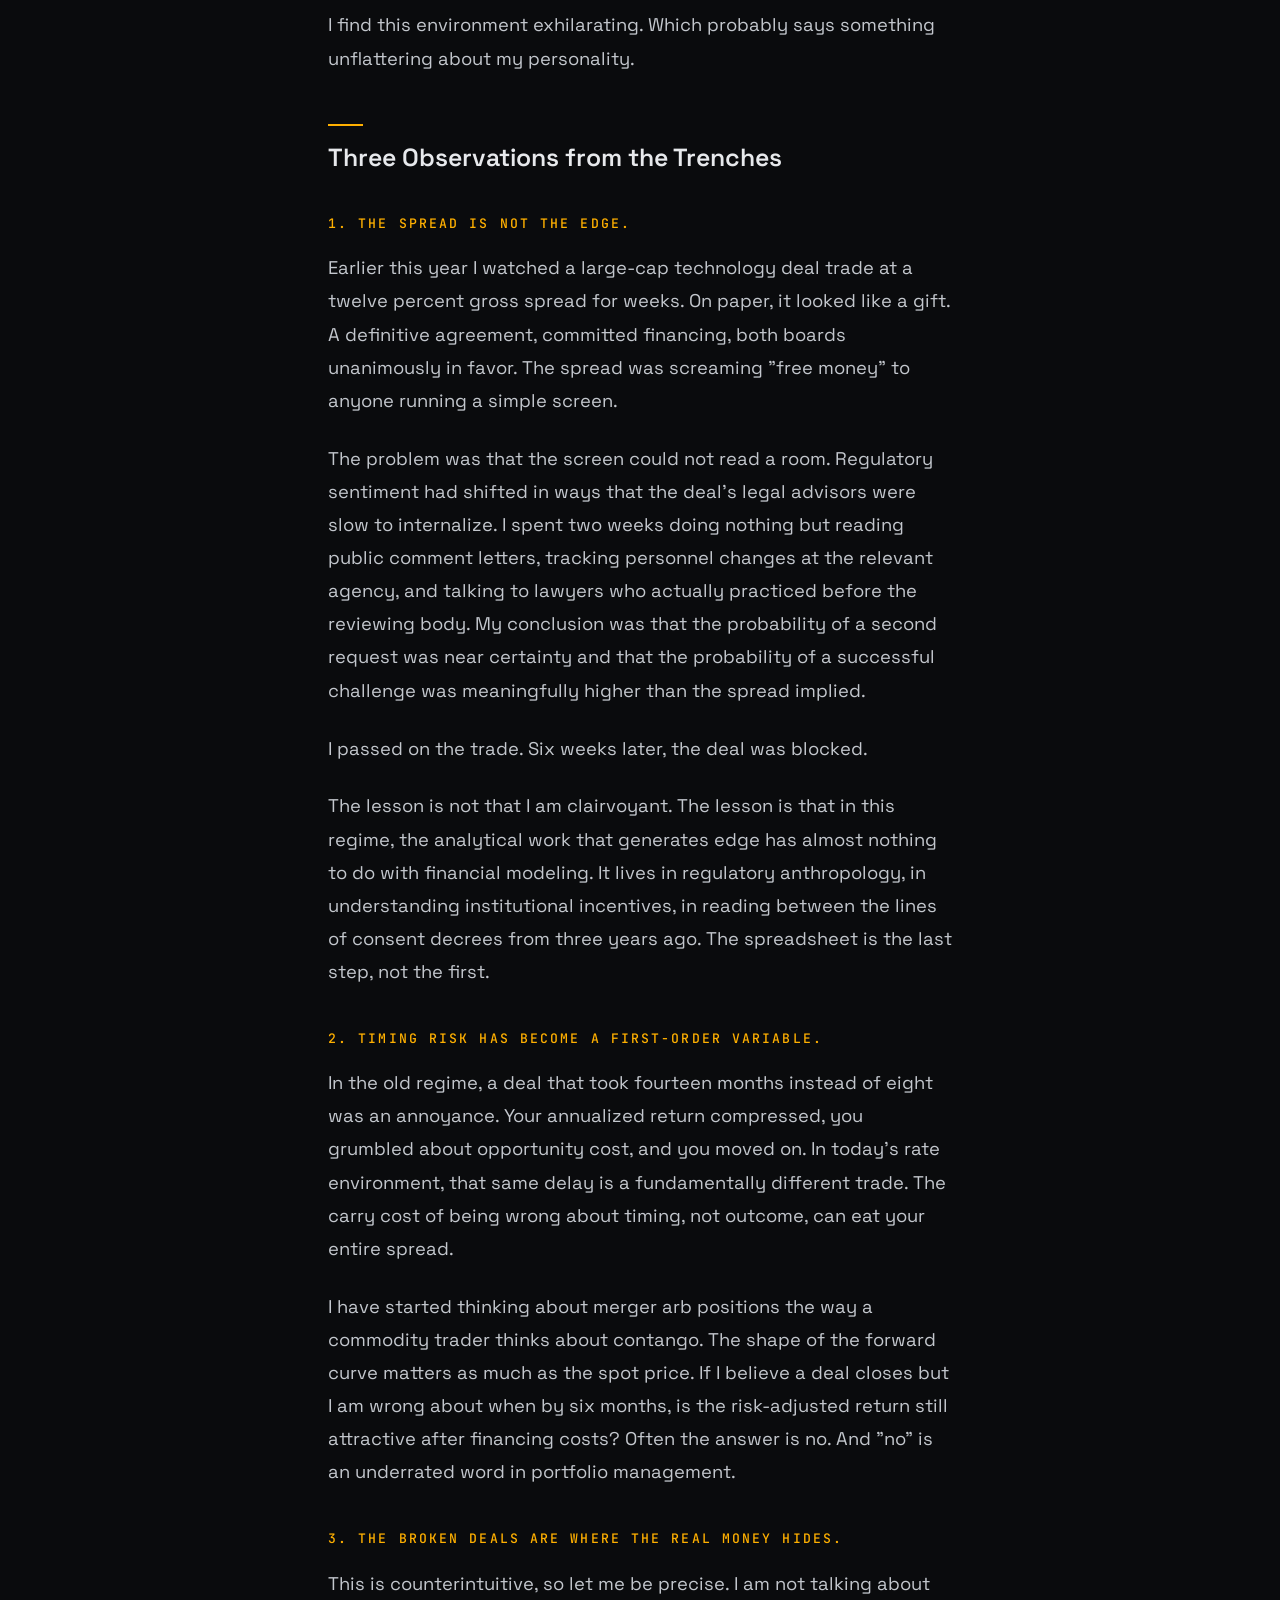
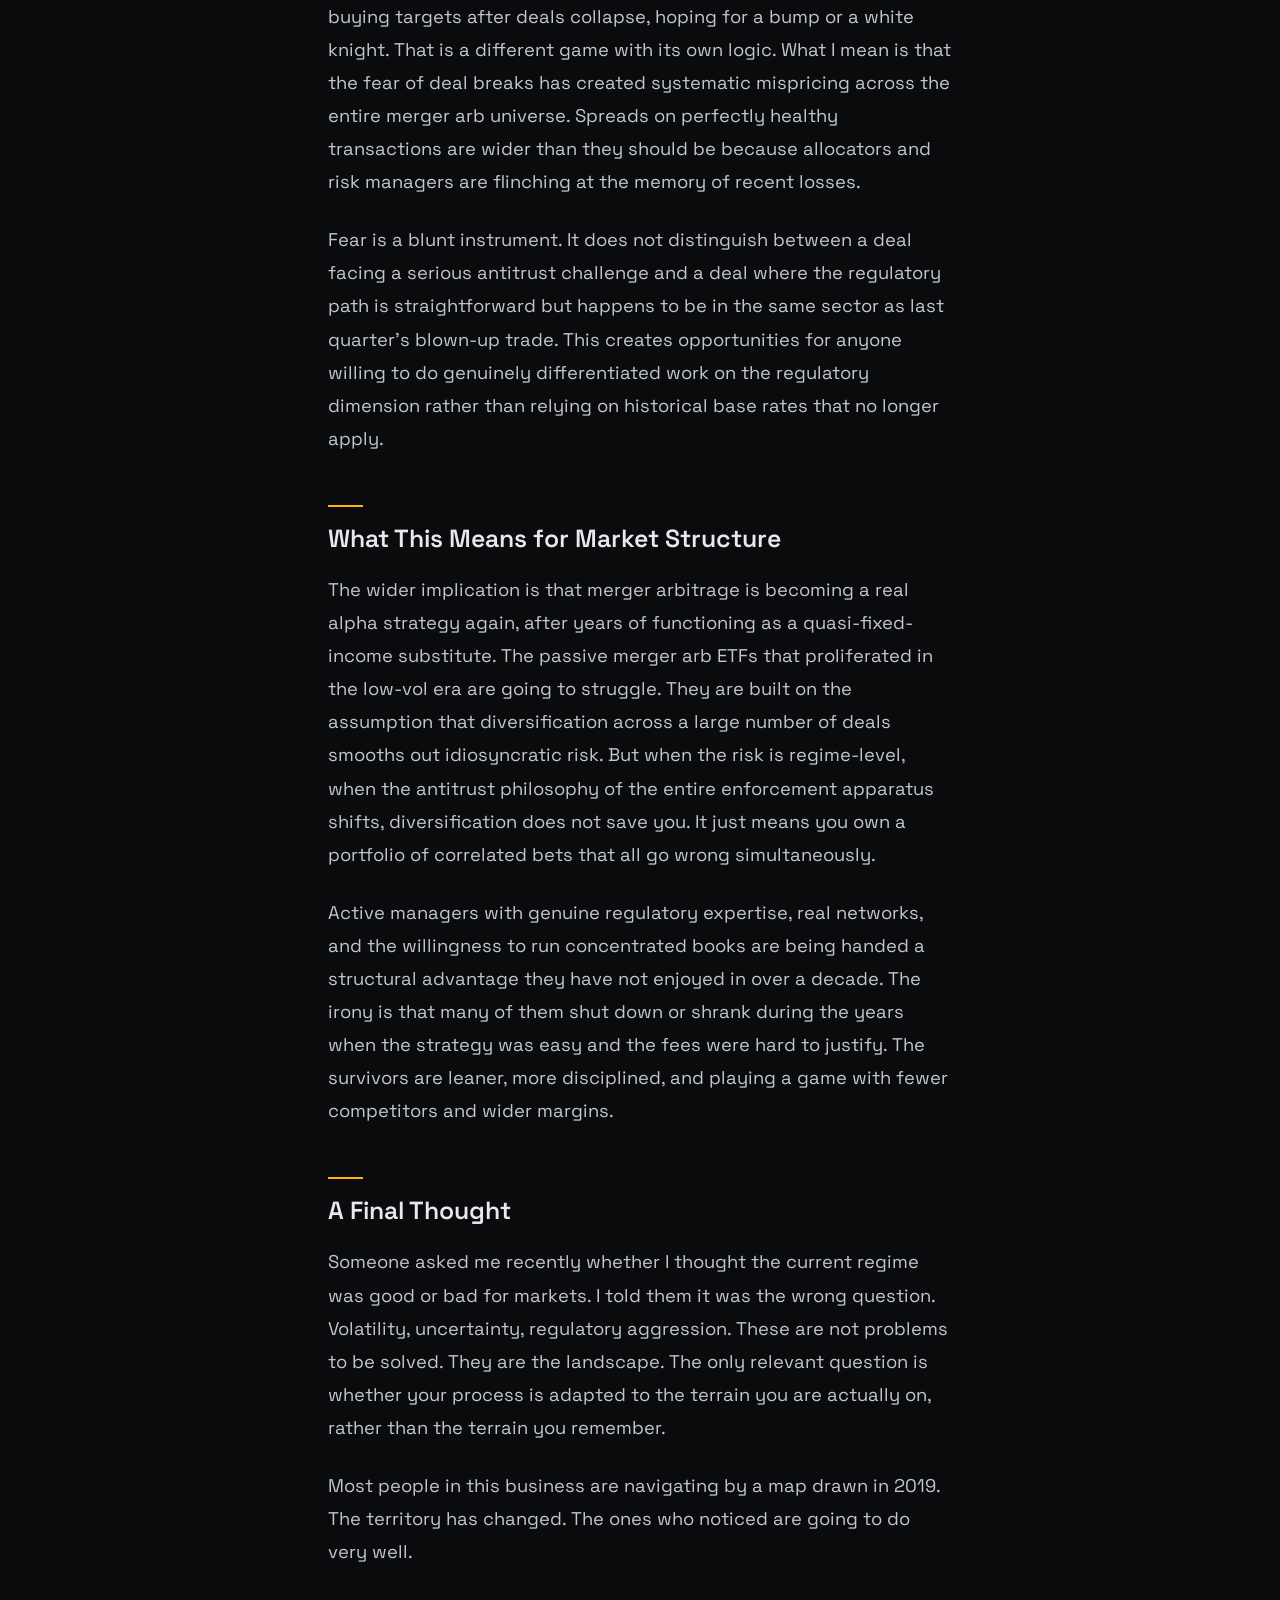
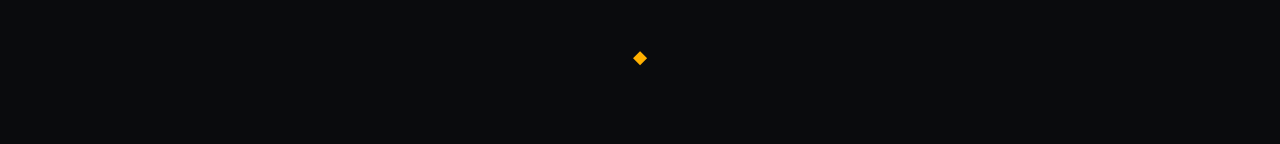
<file: posts/merger-arbitrage.html>
<!DOCTYPE html>
<html lang="en">
<head>
  <meta charset="UTF-8">
  <meta name="viewport" content="width=device-width, initial-scale=1.0">
  <title>Merger Arbitrage in a Volatile Regime: Notes from the Field — JohnPierreBaptiste</title>
  <meta name="description" content="Practitioner notes on event-driven strategies when spreads are wide, deal breaks are real, and the old playbook no longer applies.">
  <meta name="theme-color" content="#0a0b0d">
  <link rel="preconnect" href="https://fonts.googleapis.com">
  <link rel="preconnect" href="https://fonts.gstatic.com" crossorigin>
  <link href="https://fonts.googleapis.com/css2?family=Space+Grotesk:wght@400;500;600;700&family=JetBrains+Mono:wght@400;500;700&display=swap" rel="stylesheet">
  <link rel="stylesheet" href="../styles.css">
  <link rel="icon" href="data:image/svg+xml,<svg xmlns='http://www.w3.org/2000/svg' viewBox='0 0 100 100'><text y='.9em' font-size='90' fill='%23ffb000'>&#10070;</text></svg>">
</head>
<body>
  <nav class="post-nav">
    <a href="../index.html" class="post-back">&larr; Back</a>
    <a href="../index.html" class="nav-logo">JPB</a>
  </nav>
  <article>
    <header class="post-header container">
      <div class="post-meta">
        <span>December 2025</span>
        <span>6 min read</span>
      </div>
      <h1 class="post-title">Merger Arbitrage in a Volatile Regime: Notes from the Field</h1>
    </header>
    <div class="post-body container">
      <p>There is a particular kind of silence in the minutes after a deal breaks. Not the silence of confusion, but of recalibration. Screens still glowing. The spread, which you had modeled at six percent annualized, suddenly repricing to negative thirty. Your position sizing was reasonable. Your thesis was sound. And none of that matters now, because the world shifted and you are on the wrong side of a binary.</p>

      <p>I have been running event-driven strategies for long enough to know that 2025 was not normal. But I am starting to wonder if "normal" was the anomaly.</p>

      <h2>The Regime Change Nobody Priced</h2>

      <p>For roughly a decade, merger arbitrage was a carry trade dressed in a suit. You bought the target, you shorted the acquirer, you collected a spread that was thin but predictable. Completion rates hovered above ninety percent. Regulatory risk was a line item in your model, not a thesis. The whole enterprise had the intellectual rigor of picking up pennies, but the pennies were reliable and the steamroller was mostly parked.</p>

      <p>That world is gone.</p>

      <p>What replaced it is something more interesting, more dangerous, and frankly more honest about what this strategy always was: a bet on your ability to handicap political, legal, and corporate psychology under genuine uncertainty. The antitrust environment alone would be enough to reshape the opportunity set. Layer on geopolitical fragmentation, supply chain nationalism, and a Federal Reserve that spent this year reminding everyone that volatility is not a bug but a feature of monetary policy. The result is spreads that are wider than anything I have seen since 2008, deal timelines that stretch like taffy, and a hit rate that punishes laziness with real capital destruction.</p>

      <p>I find this environment exhilarating. Which probably says something unflattering about my personality.</p>

      <h2>Three Observations from the Trenches</h2>

      <h3>1. The spread is not the edge.</h3>

      <p>Earlier this year I watched a large-cap technology deal trade at a twelve percent gross spread for weeks. On paper, it looked like a gift. A definitive agreement, committed financing, both boards unanimously in favor. The spread was screaming "free money" to anyone running a simple screen.</p>

      <p>The problem was that the screen could not read a room. Regulatory sentiment had shifted in ways that the deal's legal advisors were slow to internalize. I spent two weeks doing nothing but reading public comment letters, tracking personnel changes at the relevant agency, and talking to lawyers who actually practiced before the reviewing body. My conclusion was that the probability of a second request was near certainty and that the probability of a successful challenge was meaningfully higher than the spread implied.</p>

      <p>I passed on the trade. Six weeks later, the deal was blocked.</p>

      <p>The lesson is not that I am clairvoyant. The lesson is that in this regime, the analytical work that generates edge has almost nothing to do with financial modeling. It lives in regulatory anthropology, in understanding institutional incentives, in reading between the lines of consent decrees from three years ago. The spreadsheet is the last step, not the first.</p>

      <h3>2. Timing risk has become a first-order variable.</h3>

      <p>In the old regime, a deal that took fourteen months instead of eight was an annoyance. Your annualized return compressed, you grumbled about opportunity cost, and you moved on. In today's rate environment, that same delay is a fundamentally different trade. The carry cost of being wrong about timing, not outcome, can eat your entire spread.</p>

      <p>I have started thinking about merger arb positions the way a commodity trader thinks about contango. The shape of the forward curve matters as much as the spot price. If I believe a deal closes but I am wrong about when by six months, is the risk-adjusted return still attractive after financing costs? Often the answer is no. And "no" is an underrated word in portfolio management.</p>

      <h3>3. The broken deals are where the real money hides.</h3>

      <p>This is counterintuitive, so let me be precise. I am not talking about buying targets after deals collapse, hoping for a bump or a white knight. That is a different game with its own logic. What I mean is that the fear of deal breaks has created systematic mispricing across the entire merger arb universe. Spreads on perfectly healthy transactions are wider than they should be because allocators and risk managers are flinching at the memory of recent losses.</p>

      <p>Fear is a blunt instrument. It does not distinguish between a deal facing a serious antitrust challenge and a deal where the regulatory path is straightforward but happens to be in the same sector as last quarter's blown-up trade. This creates opportunities for anyone willing to do genuinely differentiated work on the regulatory dimension rather than relying on historical base rates that no longer apply.</p>

      <h2>What This Means for Market Structure</h2>

      <p>The wider implication is that merger arbitrage is becoming a real alpha strategy again, after years of functioning as a quasi-fixed-income substitute. The passive merger arb ETFs that proliferated in the low-vol era are going to struggle. They are built on the assumption that diversification across a large number of deals smooths out idiosyncratic risk. But when the risk is regime-level, when the antitrust philosophy of the entire enforcement apparatus shifts, diversification does not save you. It just means you own a portfolio of correlated bets that all go wrong simultaneously.</p>

      <p>Active managers with genuine regulatory expertise, real networks, and the willingness to run concentrated books are being handed a structural advantage they have not enjoyed in over a decade. The irony is that many of them shut down or shrank during the years when the strategy was easy and the fees were hard to justify. The survivors are leaner, more disciplined, and playing a game with fewer competitors and wider margins.</p>

      <h2>A Final Thought</h2>

      <p>Someone asked me recently whether I thought the current regime was good or bad for markets. I told them it was the wrong question. Volatility, uncertainty, regulatory aggression. These are not problems to be solved. They are the landscape. The only relevant question is whether your process is adapted to the terrain you are actually on, rather than the terrain you remember.</p>

      <p>Most people in this business are navigating by a map drawn in 2019. The territory has changed. The ones who noticed are going to do very well.</p>
    </div>
    <div class="post-end-mark container">
      <span>&#9670;</span>
    </div>
  </article>
  <script src="../script.js"></script>
</body>
</html>
</file>
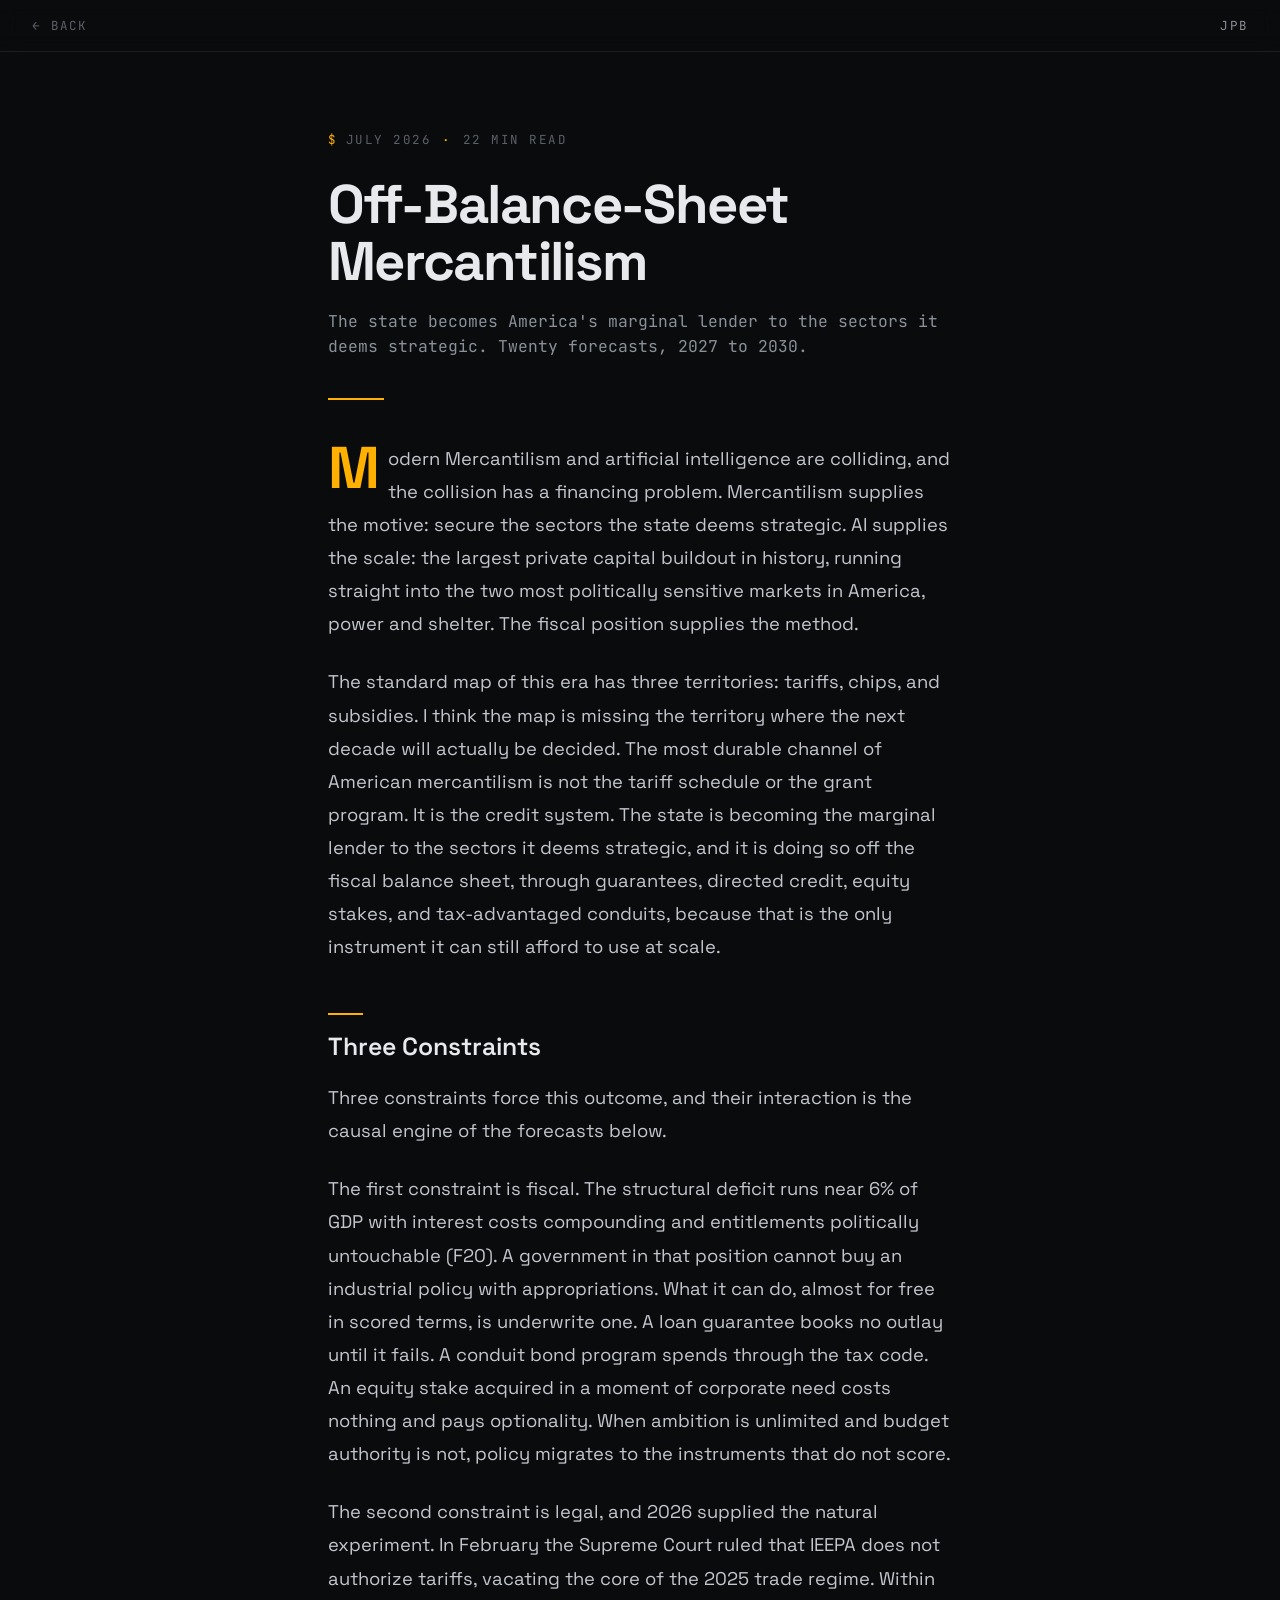
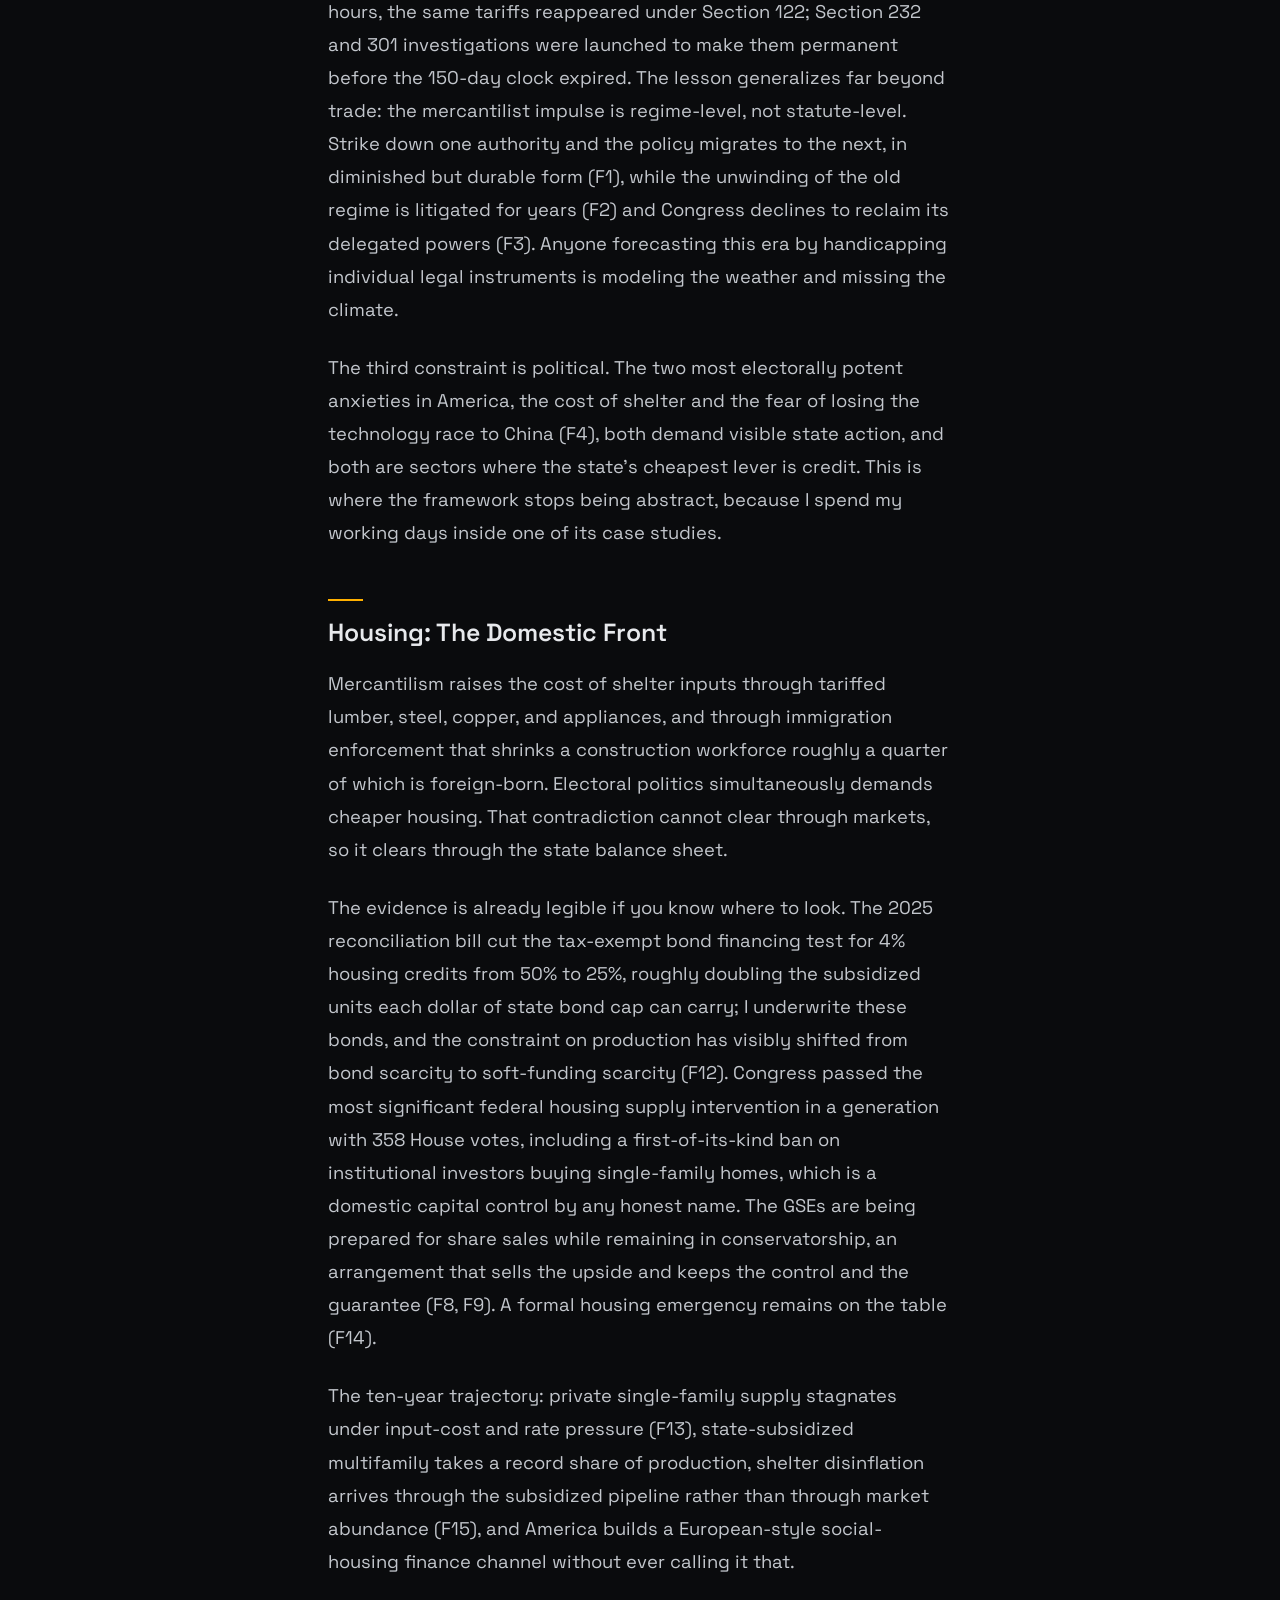
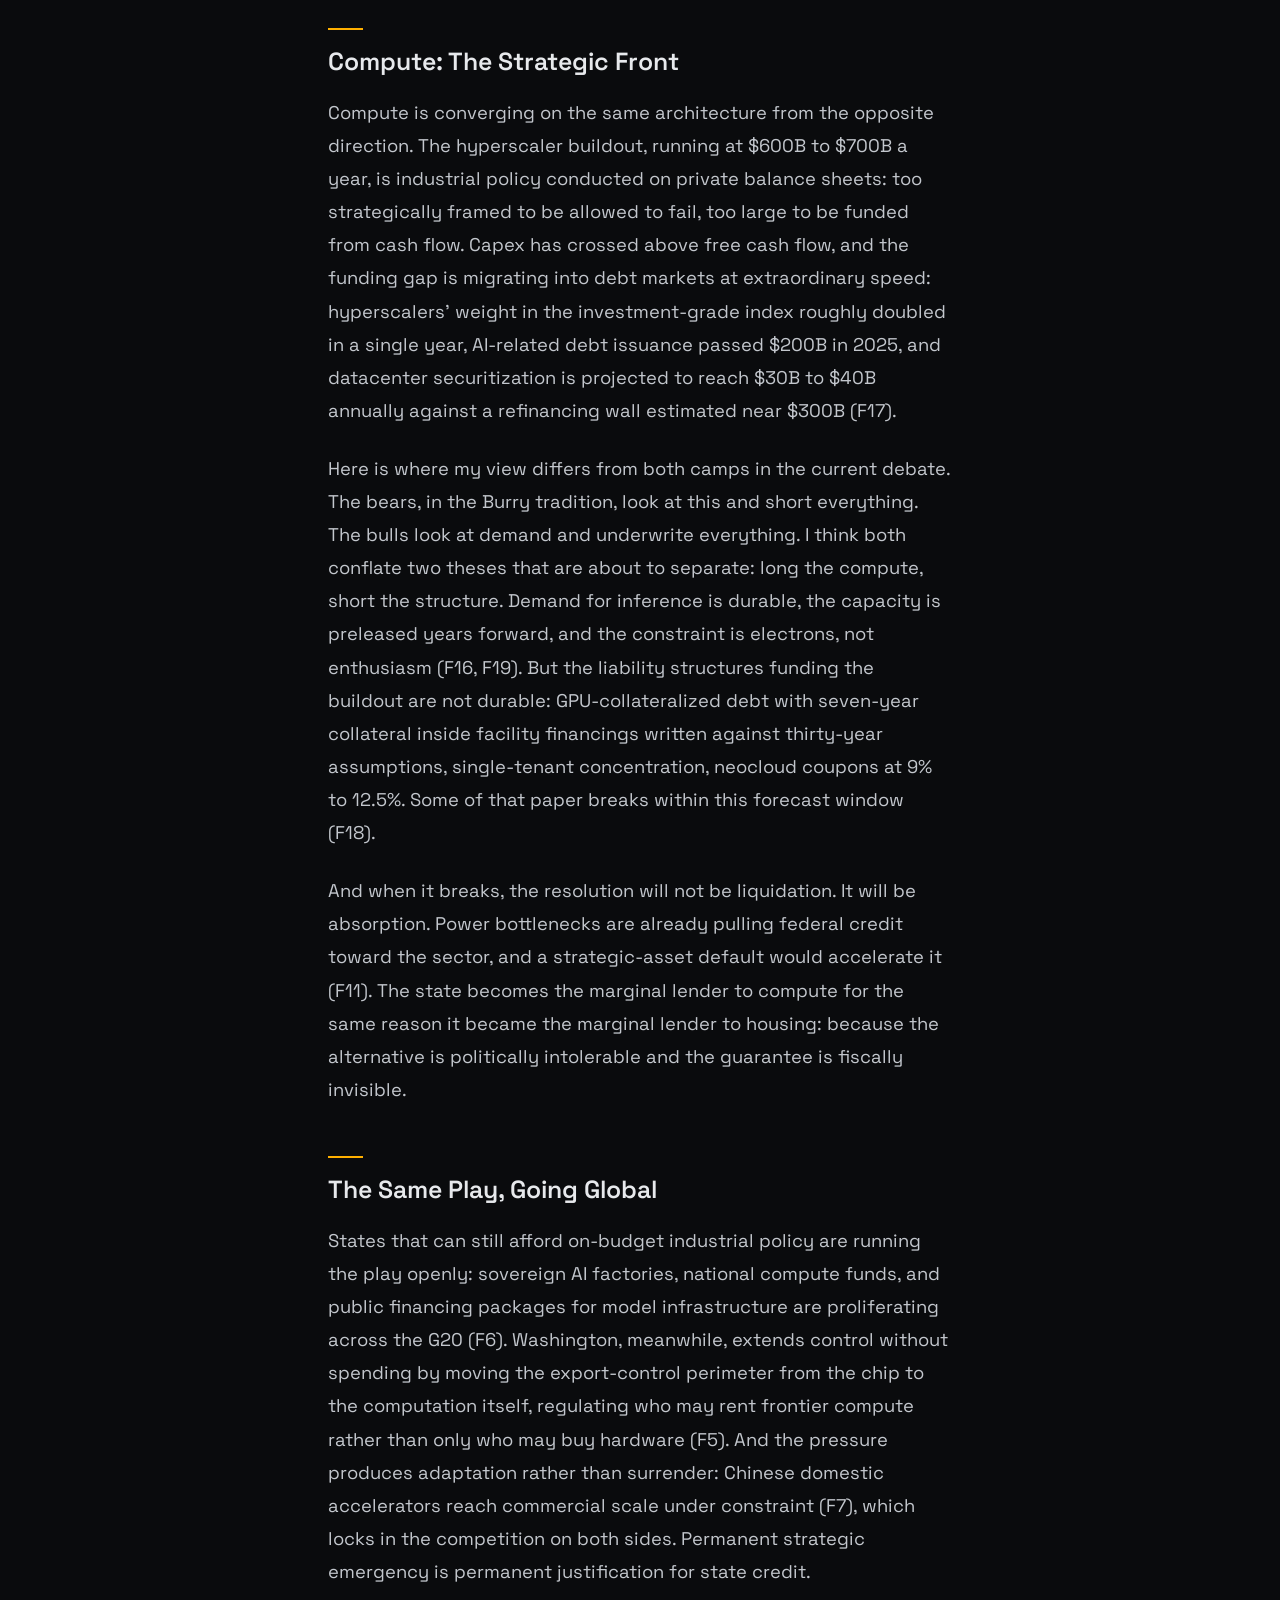
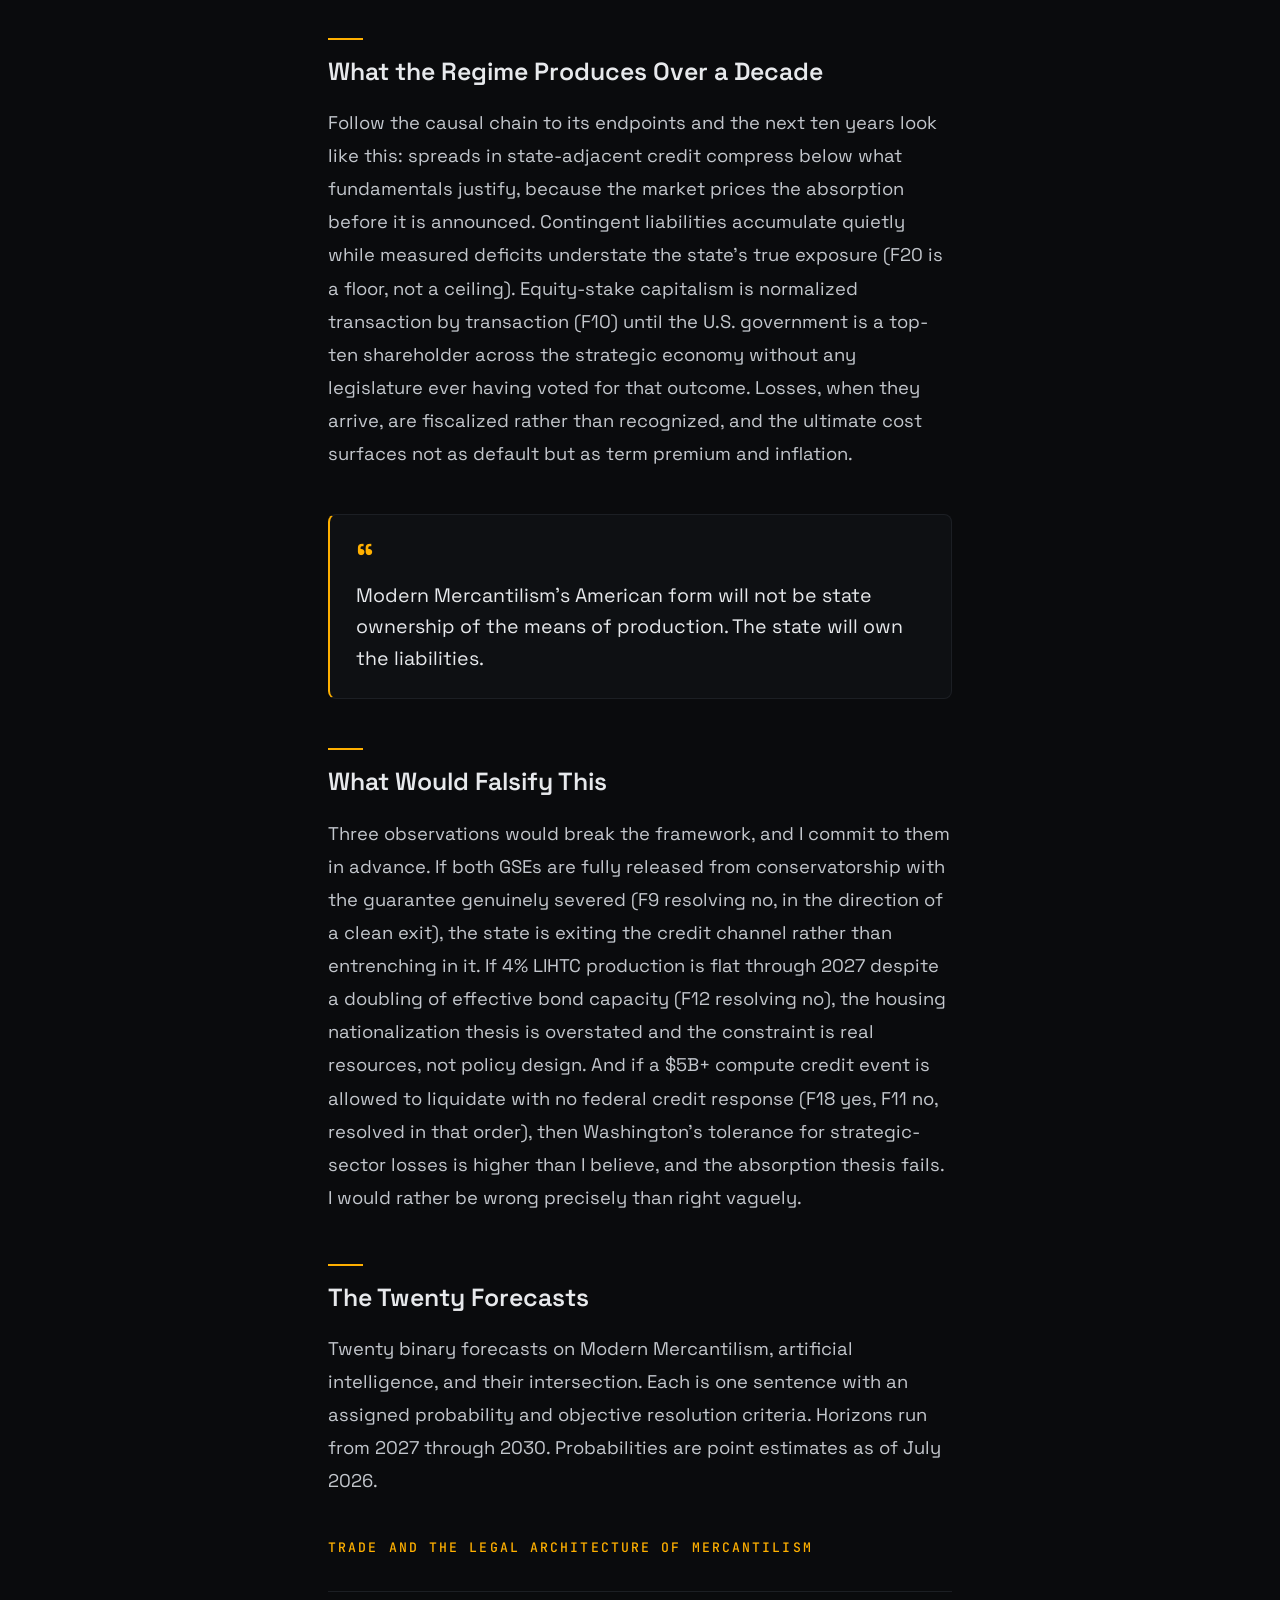
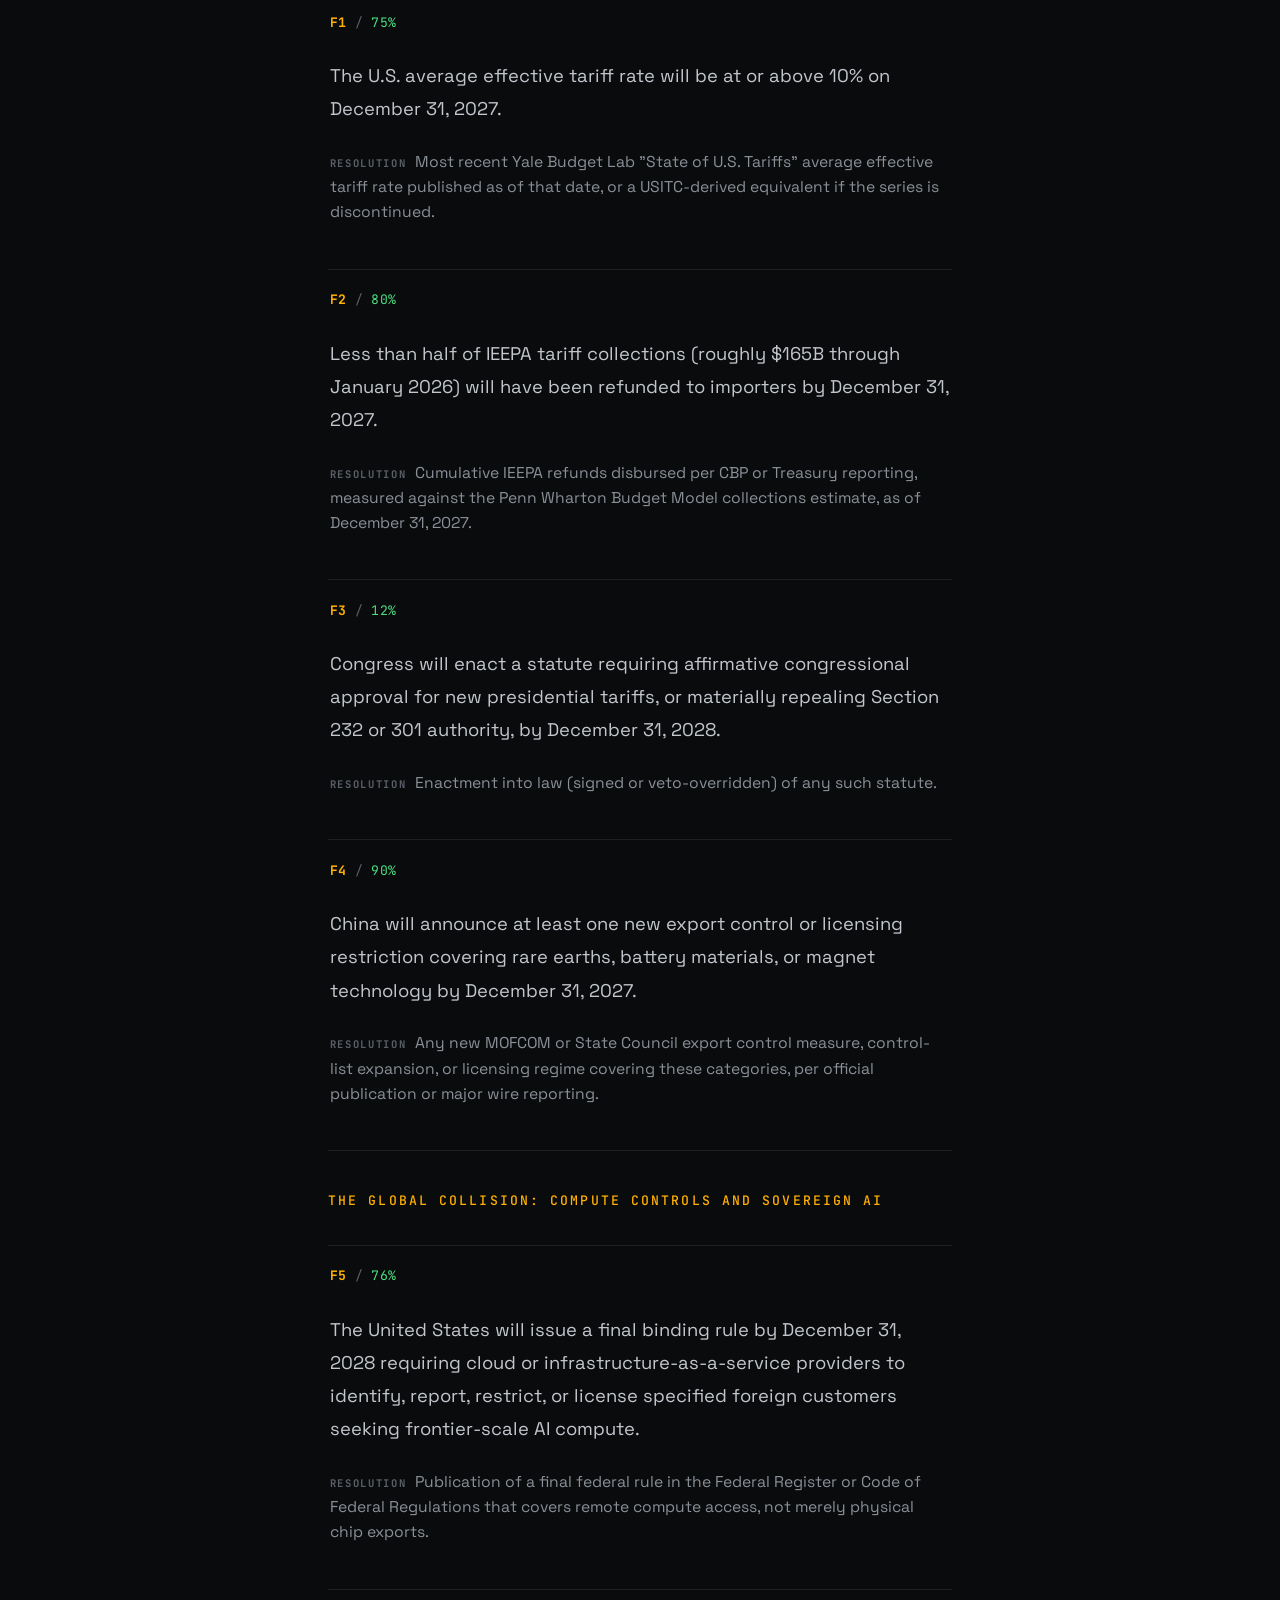
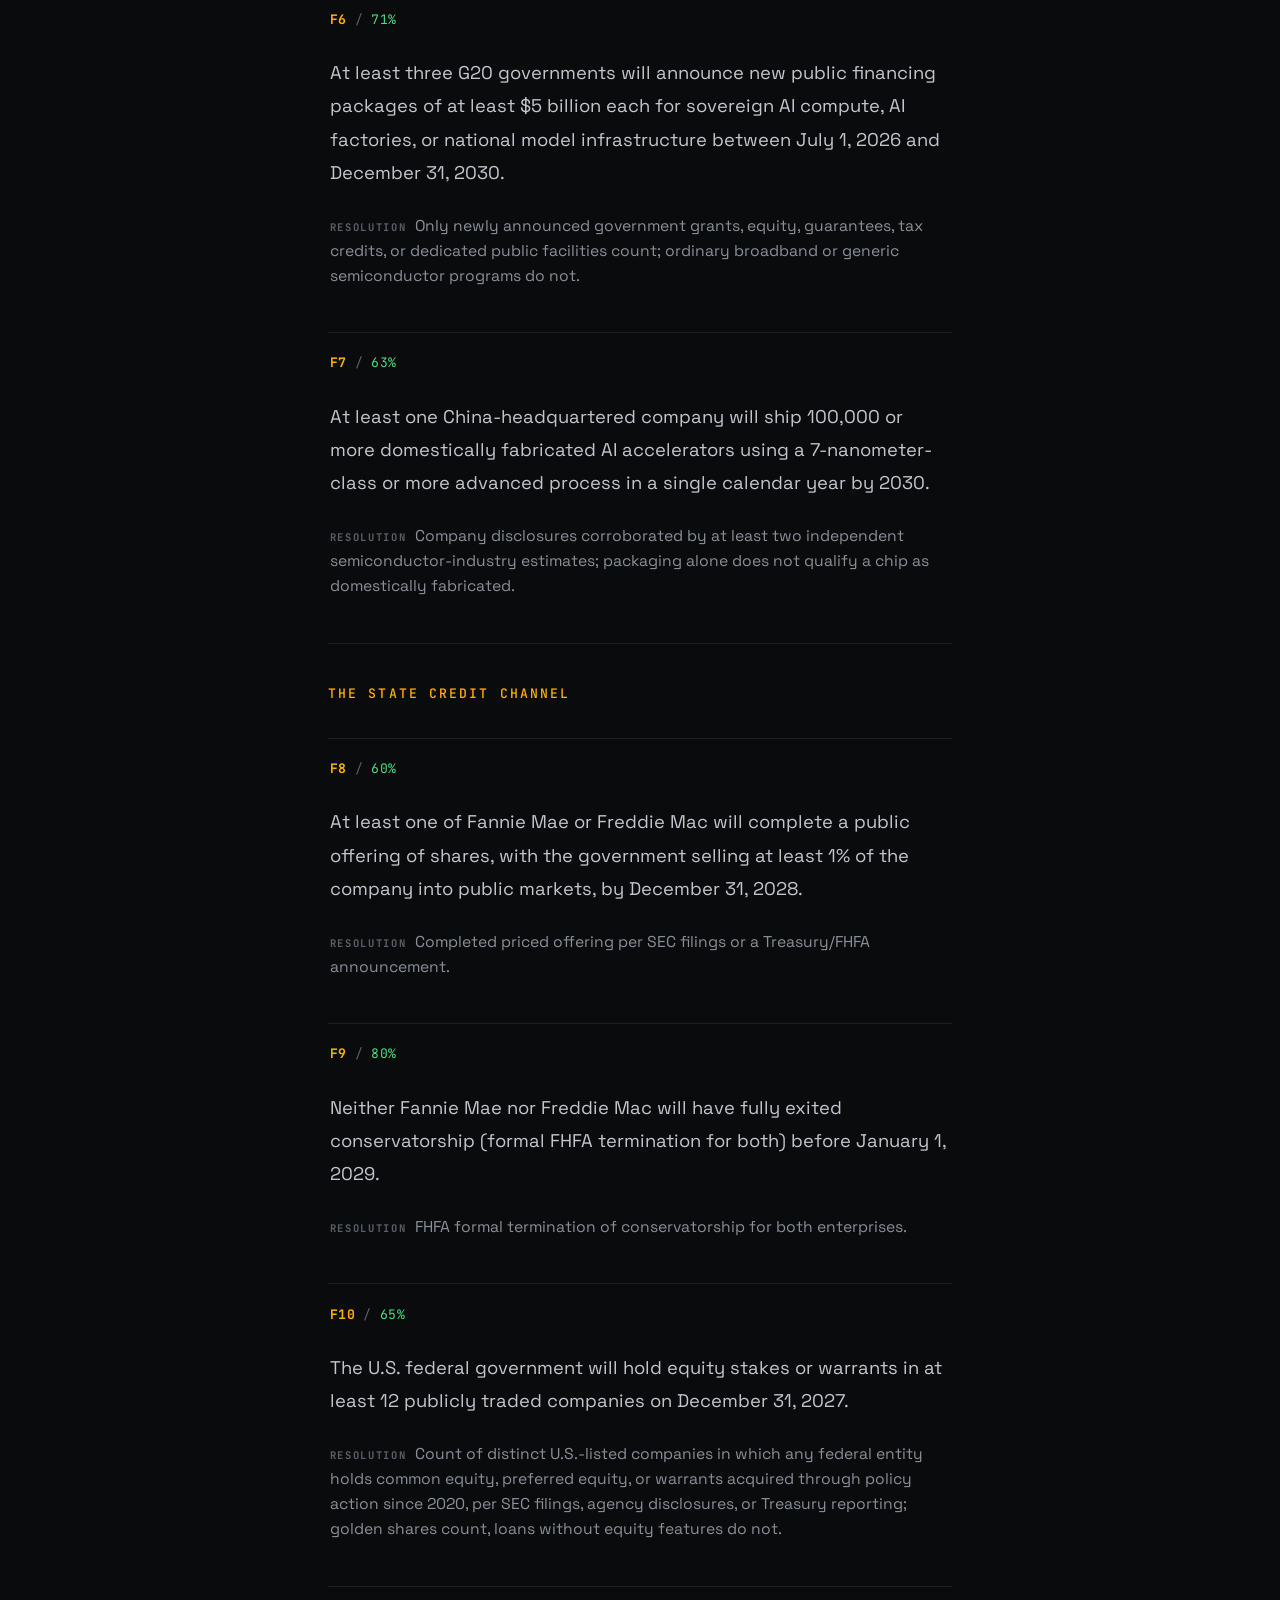
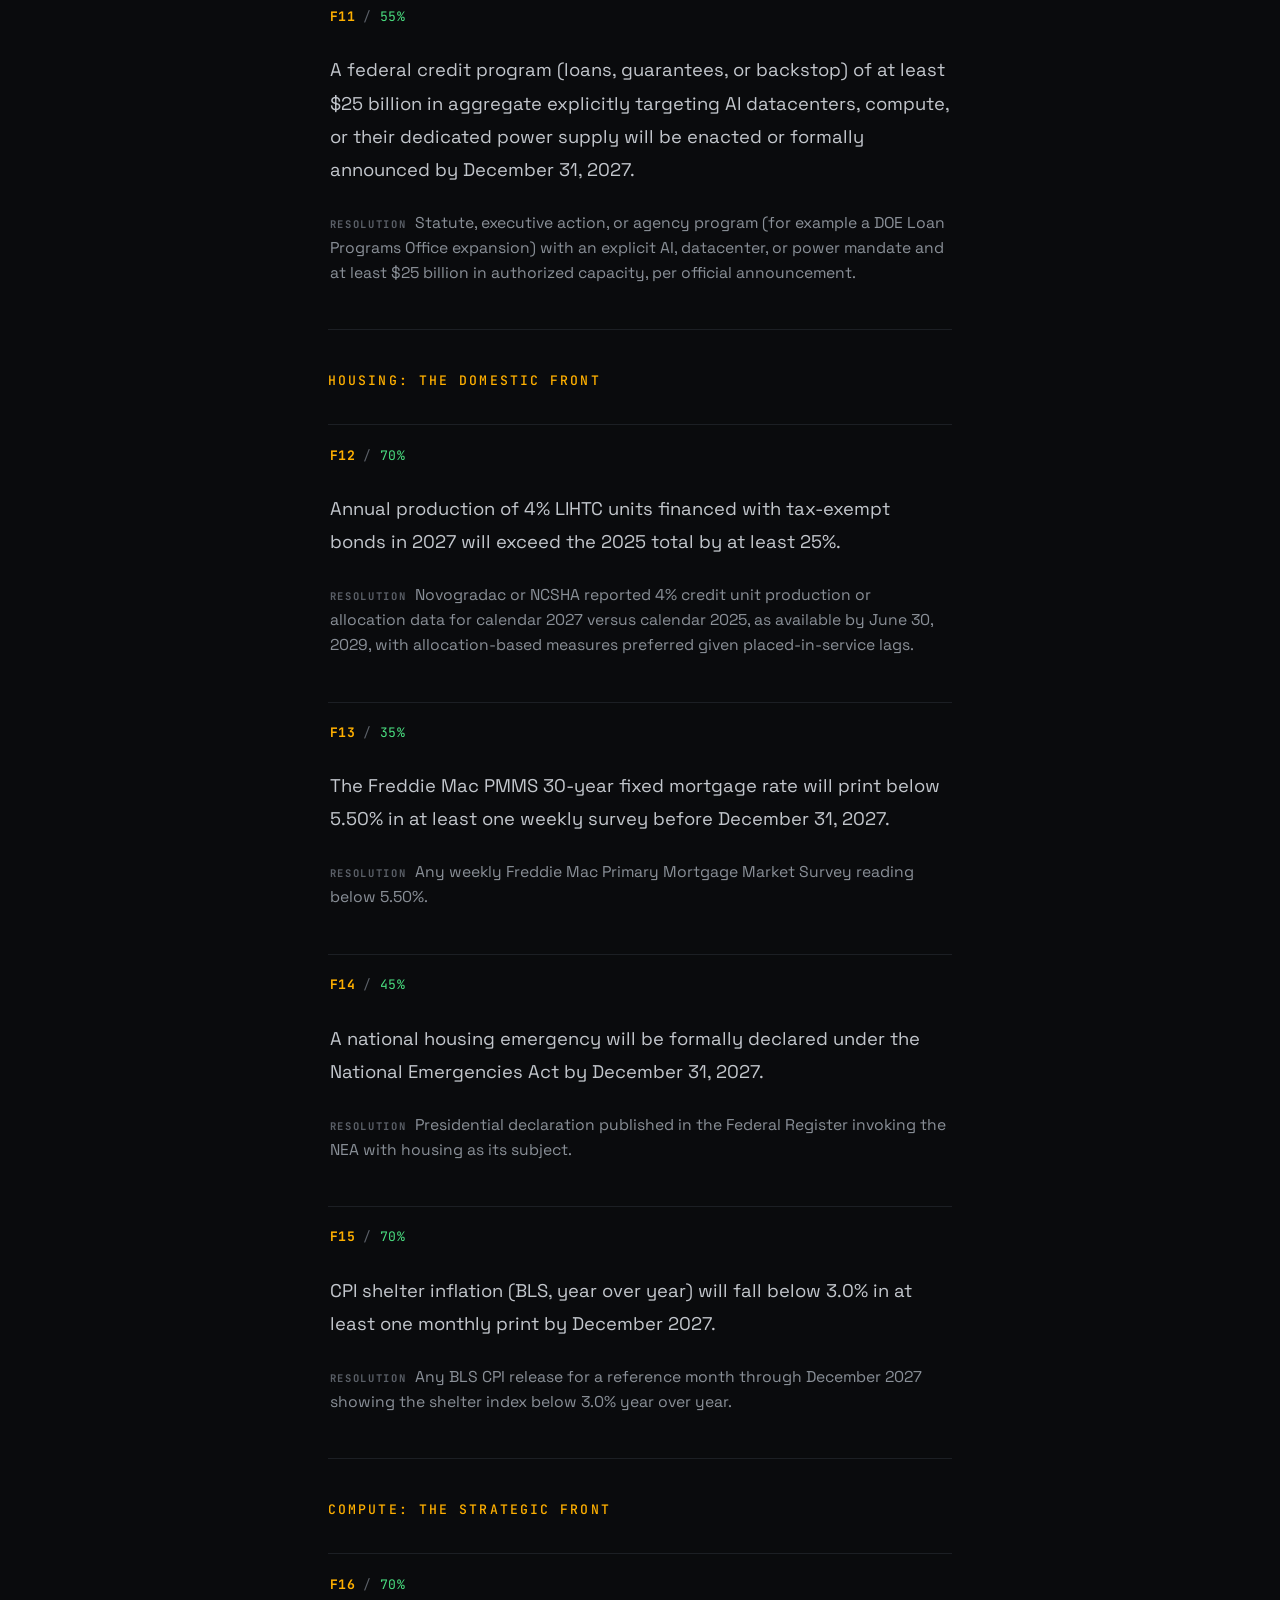
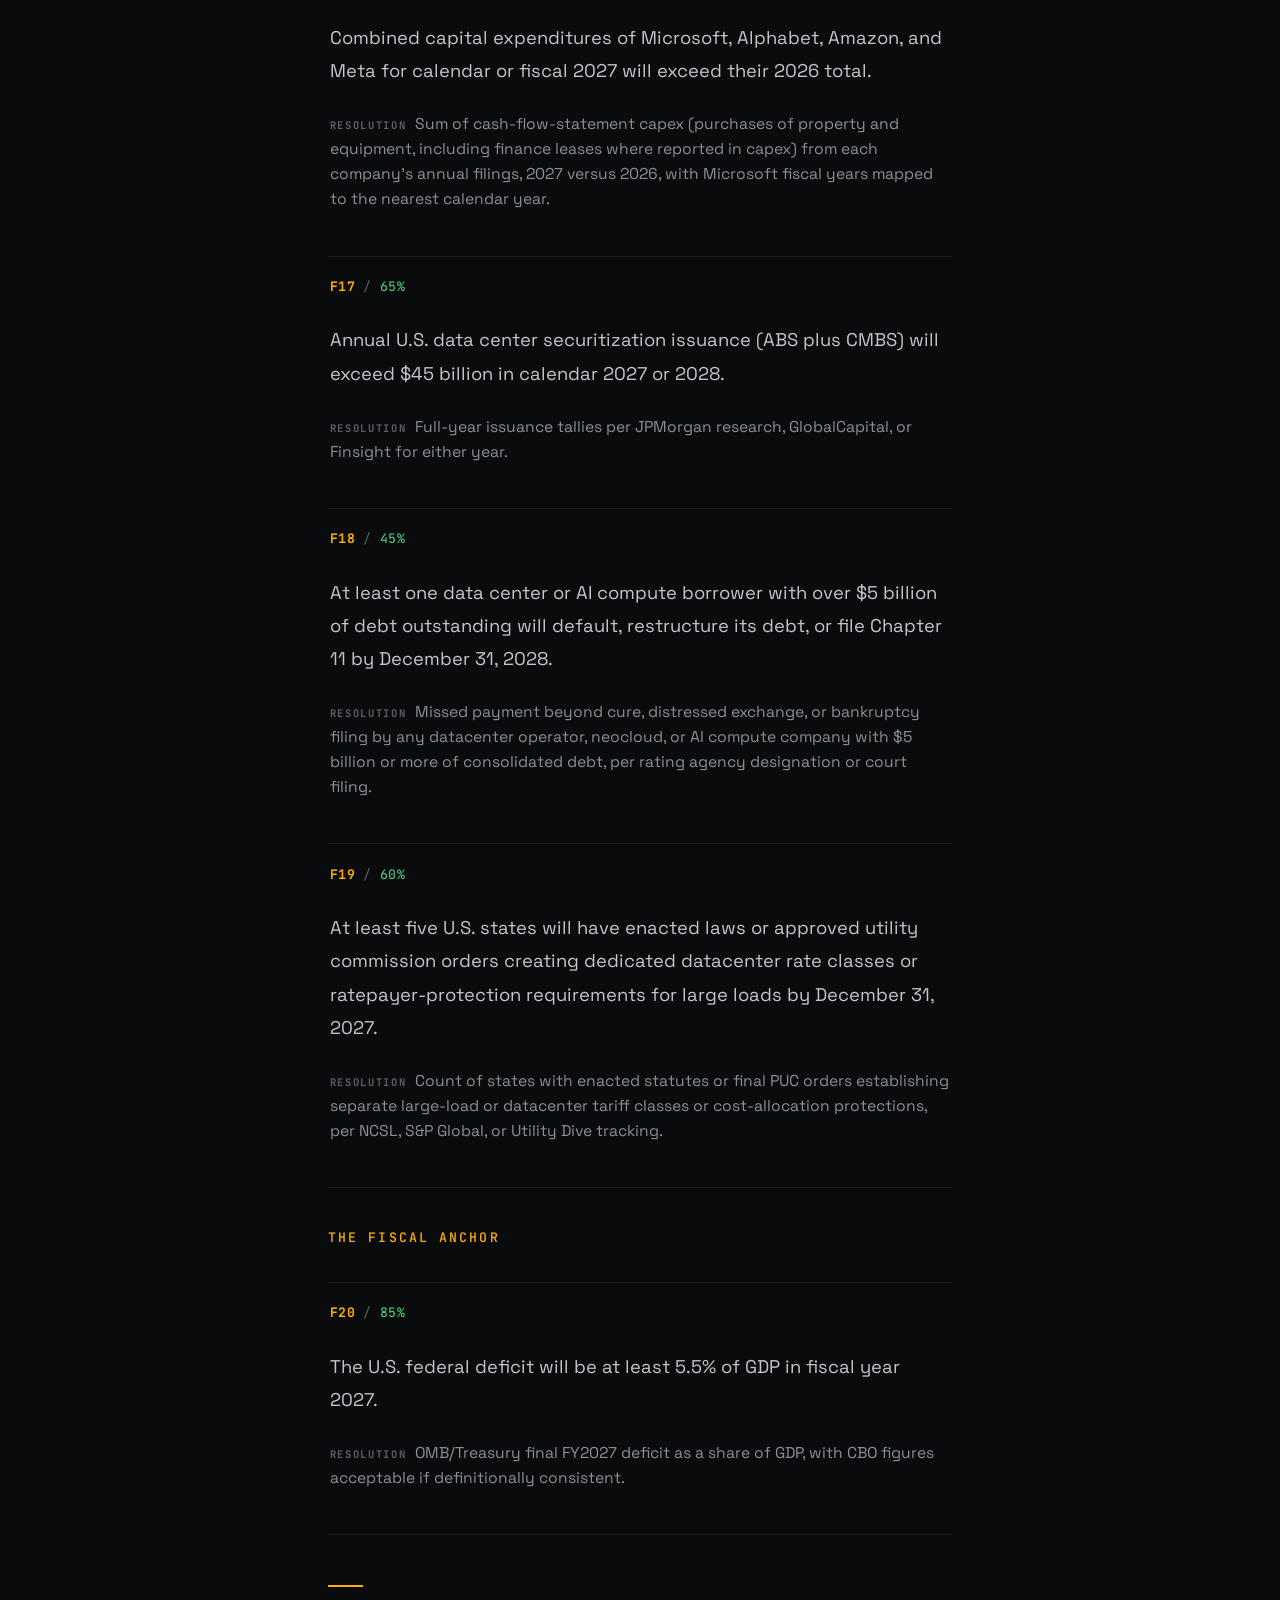
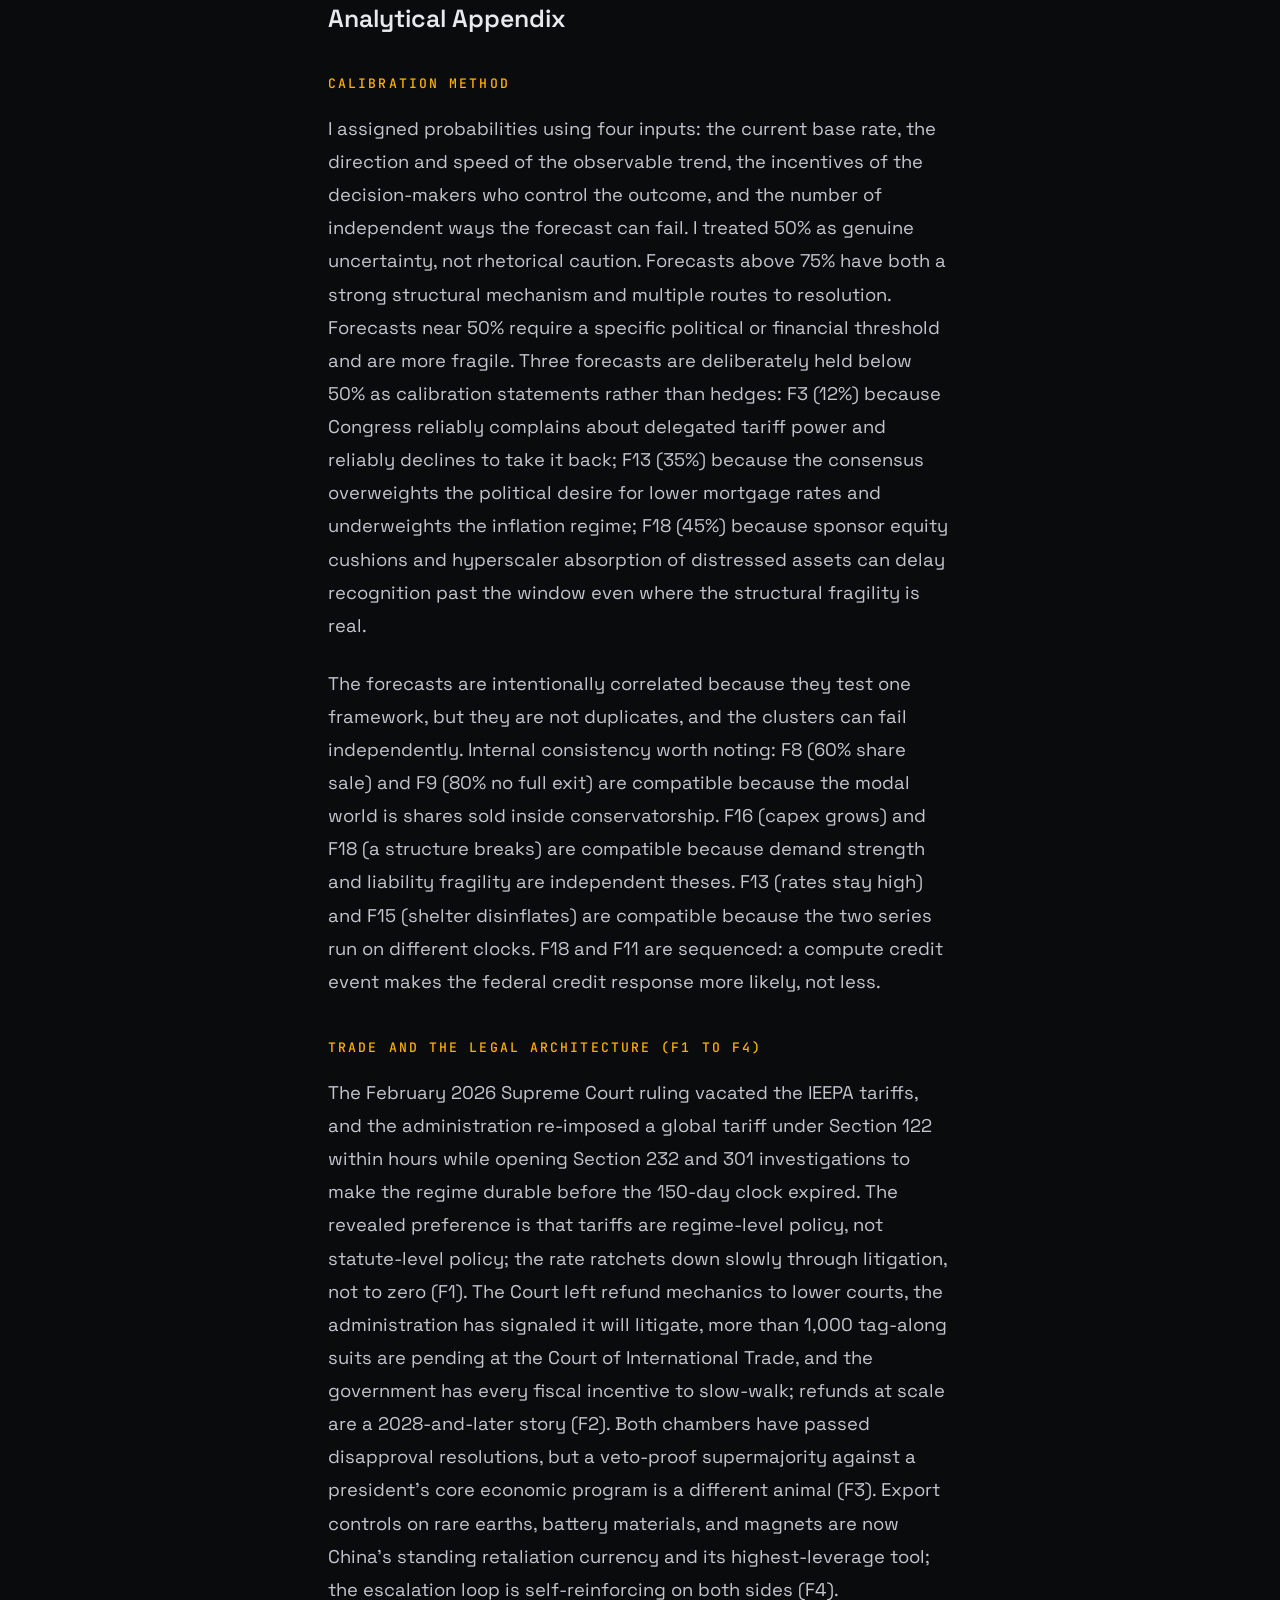
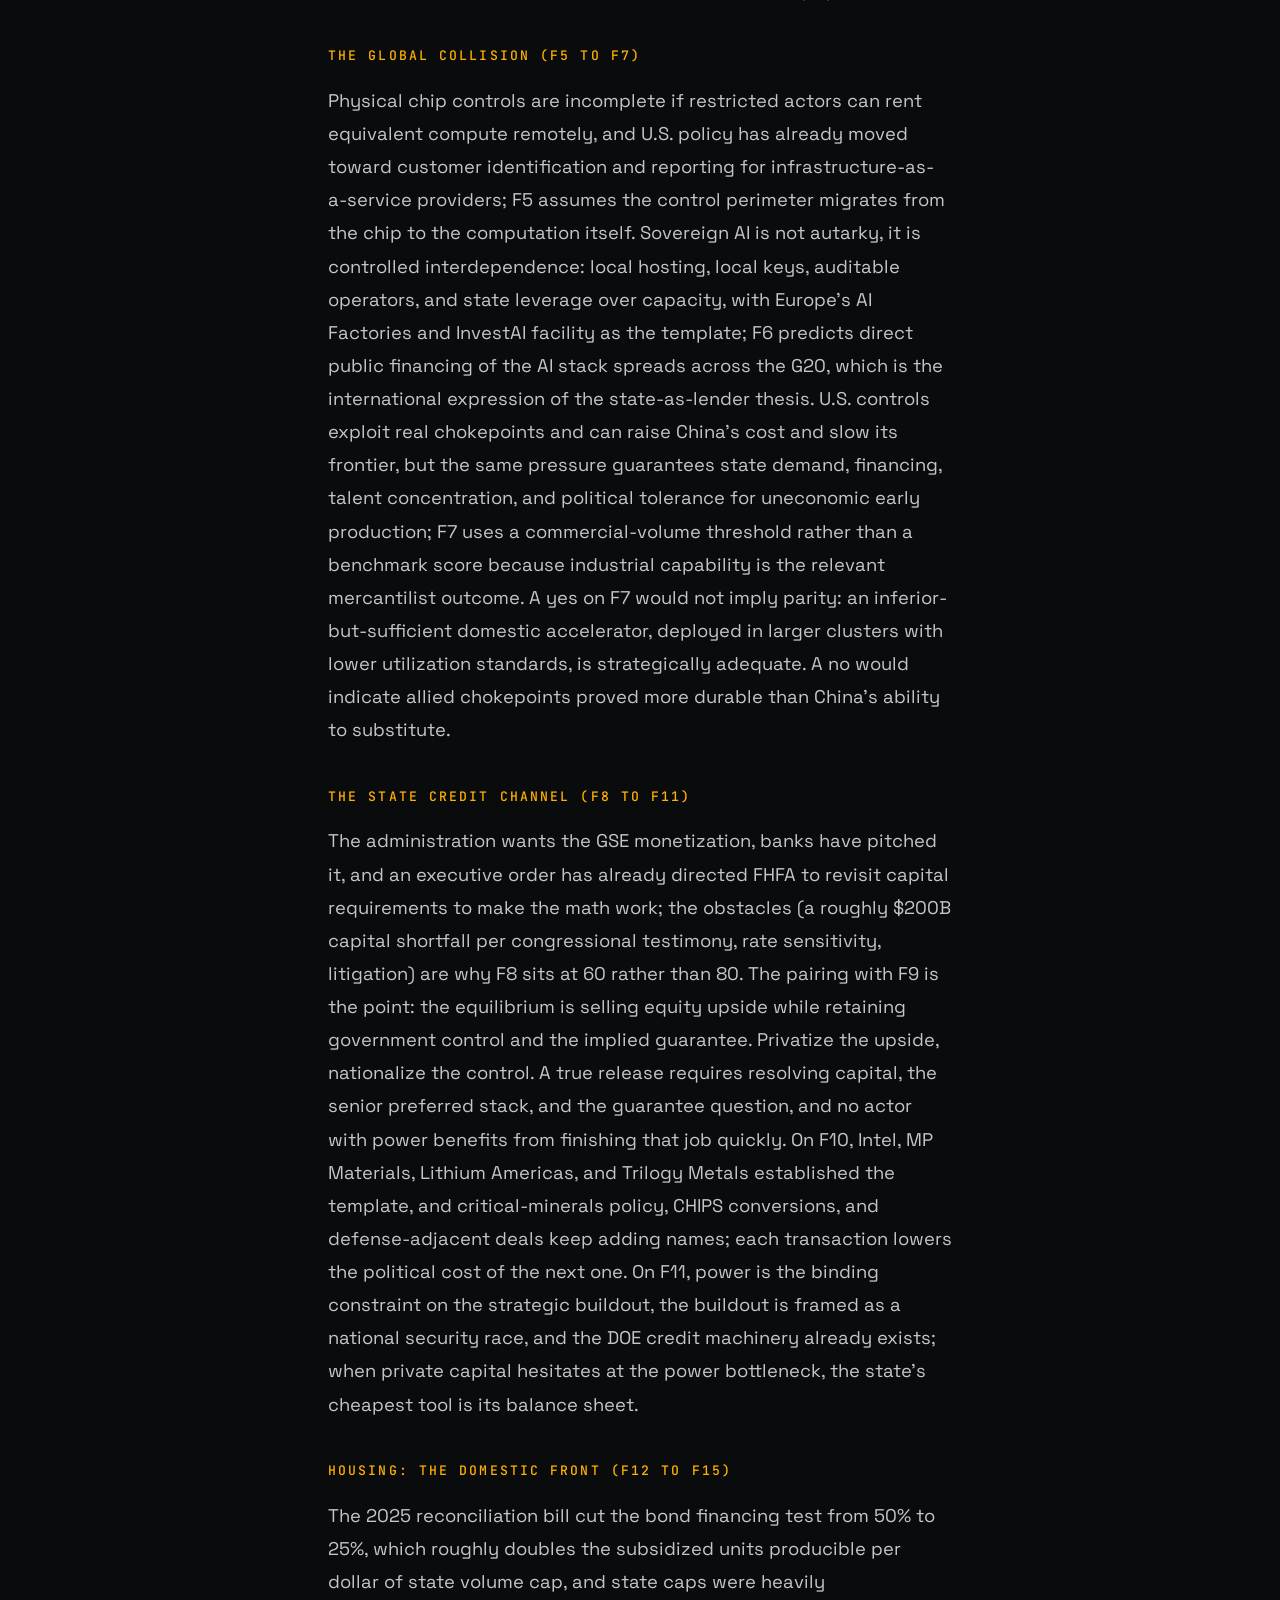
<file: posts/off-balance-sheet-mercantilism.html>
<!DOCTYPE html>
<html lang="en">
<head>
  <meta charset="UTF-8">
  <meta name="viewport" content="width=device-width, initial-scale=1.0">
  <title>Off-Balance-Sheet Mercantilism &mdash; JohnPierreBaptiste</title>
  <meta name="description" content="Modern Mercantilism and AI are colliding, and the collision has a financing problem. Twenty forecasts on how the state becomes America's marginal lender, 2027 to 2030.">
  <meta name="theme-color" content="#0a0b0d">
  <link rel="preconnect" href="https://fonts.googleapis.com">
  <link rel="preconnect" href="https://fonts.gstatic.com" crossorigin>
  <link href="https://fonts.googleapis.com/css2?family=Space+Grotesk:wght@400;500;600;700&family=JetBrains+Mono:wght@400;500;700&display=swap" rel="stylesheet">
  <link rel="stylesheet" href="../styles.css">
  <link rel="icon" href="data:image/svg+xml,<svg xmlns='http://www.w3.org/2000/svg' viewBox='0 0 100 100'><text y='.9em' font-size='90' fill='%23ffb000'>&#10070;</text></svg>">
  <style>
    /* Forecast list, scoped to this essay */
    .forecasts { margin: 2rem 0 1rem; border-top: 1px solid var(--line); }
    .fc {
      padding: 1.15rem 0.1rem;
      border-bottom: 1px solid var(--line);
    }
    .fc-head {
      font-family: var(--mono);
      font-size: 0.82rem;
      letter-spacing: 0.04em;
      margin-bottom: 0.55rem;
    }
    .fc-id { color: var(--amber); font-weight: 700; }
    .fc-sep { color: var(--dim); margin: 0 0.5rem; }
    .fc-prob { color: var(--green); }
    .fc-claim { margin: 0 0 0.5rem; }
    .fc-res {
      margin: 0;
      font-size: 0.98rem;
      line-height: 1.6;
      color: var(--muted);
    }
    .fc-res b {
      font-family: var(--mono);
      font-size: 0.66rem;
      letter-spacing: 0.16em;
      text-transform: uppercase;
      color: var(--dim);
      margin-right: 0.5rem;
    }
  </style>
</head>
<body>
  <nav class="post-nav">
    <a href="../index.html" class="post-back">&larr; Back</a>
    <a href="../index.html" class="nav-logo">JPB</a>
  </nav>
  <article>
    <header class="post-header container">
      <div class="post-meta">
        <span>July 2026</span>
        <span>22 min read</span>
      </div>
      <h1 class="post-title">Off-Balance-Sheet Mercantilism</h1>
      <p class="post-subtitle">The state becomes America's marginal lender to the sectors it deems strategic. Twenty forecasts, 2027 to 2030.</p>
    </header>
    <div class="post-body container">

      <p>Modern Mercantilism and artificial intelligence are colliding, and the collision has a financing problem. Mercantilism supplies the motive: secure the sectors the state deems strategic. AI supplies the scale: the largest private capital buildout in history, running straight into the two most politically sensitive markets in America, power and shelter. The fiscal position supplies the method.</p>

      <p>The standard map of this era has three territories: tariffs, chips, and subsidies. I think the map is missing the territory where the next decade will actually be decided. The most durable channel of American mercantilism is not the tariff schedule or the grant program. It is the credit system. The state is becoming the marginal lender to the sectors it deems strategic, and it is doing so off the fiscal balance sheet, through guarantees, directed credit, equity stakes, and tax-advantaged conduits, because that is the only instrument it can still afford to use at scale.</p>

      <h2>Three Constraints</h2>

      <p>Three constraints force this outcome, and their interaction is the causal engine of the forecasts below.</p>

      <p>The first constraint is fiscal. The structural deficit runs near 6% of GDP with interest costs compounding and entitlements politically untouchable (F20). A government in that position cannot buy an industrial policy with appropriations. What it can do, almost for free in scored terms, is underwrite one. A loan guarantee books no outlay until it fails. A conduit bond program spends through the tax code. An equity stake acquired in a moment of corporate need costs nothing and pays optionality. When ambition is unlimited and budget authority is not, policy migrates to the instruments that do not score.</p>

      <p>The second constraint is legal, and 2026 supplied the natural experiment. In February the Supreme Court ruled that IEEPA does not authorize tariffs, vacating the core of the 2025 trade regime. Within hours, the same tariffs reappeared under Section 122; Section 232 and 301 investigations were launched to make them permanent before the 150-day clock expired. The lesson generalizes far beyond trade: the mercantilist impulse is regime-level, not statute-level. Strike down one authority and the policy migrates to the next, in diminished but durable form (F1), while the unwinding of the old regime is litigated for years (F2) and Congress declines to reclaim its delegated powers (F3). Anyone forecasting this era by handicapping individual legal instruments is modeling the weather and missing the climate.</p>

      <p>The third constraint is political. The two most electorally potent anxieties in America, the cost of shelter and the fear of losing the technology race to China (F4), both demand visible state action, and both are sectors where the state's cheapest lever is credit. This is where the framework stops being abstract, because I spend my working days inside one of its case studies.</p>

      <h2>Housing: The Domestic Front</h2>

      <p>Mercantilism raises the cost of shelter inputs through tariffed lumber, steel, copper, and appliances, and through immigration enforcement that shrinks a construction workforce roughly a quarter of which is foreign-born. Electoral politics simultaneously demands cheaper housing. That contradiction cannot clear through markets, so it clears through the state balance sheet.</p>

      <p>The evidence is already legible if you know where to look. The 2025 reconciliation bill cut the tax-exempt bond financing test for 4% housing credits from 50% to 25%, roughly doubling the subsidized units each dollar of state bond cap can carry; I underwrite these bonds, and the constraint on production has visibly shifted from bond scarcity to soft-funding scarcity (F12). Congress passed the most significant federal housing supply intervention in a generation with 358 House votes, including a first-of-its-kind ban on institutional investors buying single-family homes, which is a domestic capital control by any honest name. The GSEs are being prepared for share sales while remaining in conservatorship, an arrangement that sells the upside and keeps the control and the guarantee (F8, F9). A formal housing emergency remains on the table (F14).</p>

      <p>The ten-year trajectory: private single-family supply stagnates under input-cost and rate pressure (F13), state-subsidized multifamily takes a record share of production, shelter disinflation arrives through the subsidized pipeline rather than through market abundance (F15), and America builds a European-style social-housing finance channel without ever calling it that.</p>

      <h2>Compute: The Strategic Front</h2>

      <p>Compute is converging on the same architecture from the opposite direction. The hyperscaler buildout, running at $600B to $700B a year, is industrial policy conducted on private balance sheets: too strategically framed to be allowed to fail, too large to be funded from cash flow. Capex has crossed above free cash flow, and the funding gap is migrating into debt markets at extraordinary speed: hyperscalers' weight in the investment-grade index roughly doubled in a single year, AI-related debt issuance passed $200B in 2025, and datacenter securitization is projected to reach $30B to $40B annually against a refinancing wall estimated near $300B (F17).</p>

      <p>Here is where my view differs from both camps in the current debate. The bears, in the Burry tradition, look at this and short everything. The bulls look at demand and underwrite everything. I think both conflate two theses that are about to separate: long the compute, short the structure. Demand for inference is durable, the capacity is preleased years forward, and the constraint is electrons, not enthusiasm (F16, F19). But the liability structures funding the buildout are not durable: GPU-collateralized debt with seven-year collateral inside facility financings written against thirty-year assumptions, single-tenant concentration, neocloud coupons at 9% to 12.5%. Some of that paper breaks within this forecast window (F18).</p>

      <p>And when it breaks, the resolution will not be liquidation. It will be absorption. Power bottlenecks are already pulling federal credit toward the sector, and a strategic-asset default would accelerate it (F11). The state becomes the marginal lender to compute for the same reason it became the marginal lender to housing: because the alternative is politically intolerable and the guarantee is fiscally invisible.</p>

      <h2>The Same Play, Going Global</h2>

      <p>States that can still afford on-budget industrial policy are running the play openly: sovereign AI factories, national compute funds, and public financing packages for model infrastructure are proliferating across the G20 (F6). Washington, meanwhile, extends control without spending by moving the export-control perimeter from the chip to the computation itself, regulating who may rent frontier compute rather than only who may buy hardware (F5). And the pressure produces adaptation rather than surrender: Chinese domestic accelerators reach commercial scale under constraint (F7), which locks in the competition on both sides. Permanent strategic emergency is permanent justification for state credit.</p>

      <h2>What the Regime Produces Over a Decade</h2>

      <p>Follow the causal chain to its endpoints and the next ten years look like this: spreads in state-adjacent credit compress below what fundamentals justify, because the market prices the absorption before it is announced. Contingent liabilities accumulate quietly while measured deficits understate the state's true exposure (F20 is a floor, not a ceiling). Equity-stake capitalism is normalized transaction by transaction (F10) until the U.S. government is a top-ten shareholder across the strategic economy without any legislature ever having voted for that outcome. Losses, when they arrive, are fiscalized rather than recognized, and the ultimate cost surfaces not as default but as term premium and inflation.</p>

      <blockquote>
        <p>Modern Mercantilism's American form will not be state ownership of the means of production. The state will own the liabilities.</p>
      </blockquote>

      <h2>What Would Falsify This</h2>

      <p>Three observations would break the framework, and I commit to them in advance. If both GSEs are fully released from conservatorship with the guarantee genuinely severed (F9 resolving no, in the direction of a clean exit), the state is exiting the credit channel rather than entrenching in it. If 4% LIHTC production is flat through 2027 despite a doubling of effective bond capacity (F12 resolving no), the housing nationalization thesis is overstated and the constraint is real resources, not policy design. And if a $5B+ compute credit event is allowed to liquidate with no federal credit response (F18 yes, F11 no, resolved in that order), then Washington's tolerance for strategic-sector losses is higher than I believe, and the absorption thesis fails. I would rather be wrong precisely than right vaguely.</p>

      <h2>The Twenty Forecasts</h2>

      <p>Twenty binary forecasts on Modern Mercantilism, artificial intelligence, and their intersection. Each is one sentence with an assigned probability and objective resolution criteria. Horizons run from 2027 through 2030. Probabilities are point estimates as of July 2026.</p>

      <h3>Trade and the legal architecture of mercantilism</h3>

      <div class="forecasts">
        <div class="fc">
          <p class="fc-head"><span class="fc-id">F1</span><span class="fc-sep">/</span><span class="fc-prob">75%</span></p>
          <p class="fc-claim">The U.S. average effective tariff rate will be at or above 10% on December 31, 2027.</p>
          <p class="fc-res"><b>Resolution</b>Most recent Yale Budget Lab "State of U.S. Tariffs" average effective tariff rate published as of that date, or a USITC-derived equivalent if the series is discontinued.</p>
        </div>
        <div class="fc">
          <p class="fc-head"><span class="fc-id">F2</span><span class="fc-sep">/</span><span class="fc-prob">80%</span></p>
          <p class="fc-claim">Less than half of IEEPA tariff collections (roughly $165B through January 2026) will have been refunded to importers by December 31, 2027.</p>
          <p class="fc-res"><b>Resolution</b>Cumulative IEEPA refunds disbursed per CBP or Treasury reporting, measured against the Penn Wharton Budget Model collections estimate, as of December 31, 2027.</p>
        </div>
        <div class="fc">
          <p class="fc-head"><span class="fc-id">F3</span><span class="fc-sep">/</span><span class="fc-prob">12%</span></p>
          <p class="fc-claim">Congress will enact a statute requiring affirmative congressional approval for new presidential tariffs, or materially repealing Section 232 or 301 authority, by December 31, 2028.</p>
          <p class="fc-res"><b>Resolution</b>Enactment into law (signed or veto-overridden) of any such statute.</p>
        </div>
        <div class="fc">
          <p class="fc-head"><span class="fc-id">F4</span><span class="fc-sep">/</span><span class="fc-prob">90%</span></p>
          <p class="fc-claim">China will announce at least one new export control or licensing restriction covering rare earths, battery materials, or magnet technology by December 31, 2027.</p>
          <p class="fc-res"><b>Resolution</b>Any new MOFCOM or State Council export control measure, control-list expansion, or licensing regime covering these categories, per official publication or major wire reporting.</p>
        </div>
      </div>

      <h3>The global collision: compute controls and sovereign AI</h3>

      <div class="forecasts">
        <div class="fc">
          <p class="fc-head"><span class="fc-id">F5</span><span class="fc-sep">/</span><span class="fc-prob">76%</span></p>
          <p class="fc-claim">The United States will issue a final binding rule by December 31, 2028 requiring cloud or infrastructure-as-a-service providers to identify, report, restrict, or license specified foreign customers seeking frontier-scale AI compute.</p>
          <p class="fc-res"><b>Resolution</b>Publication of a final federal rule in the Federal Register or Code of Federal Regulations that covers remote compute access, not merely physical chip exports.</p>
        </div>
        <div class="fc">
          <p class="fc-head"><span class="fc-id">F6</span><span class="fc-sep">/</span><span class="fc-prob">71%</span></p>
          <p class="fc-claim">At least three G20 governments will announce new public financing packages of at least $5 billion each for sovereign AI compute, AI factories, or national model infrastructure between July 1, 2026 and December 31, 2030.</p>
          <p class="fc-res"><b>Resolution</b>Only newly announced government grants, equity, guarantees, tax credits, or dedicated public facilities count; ordinary broadband or generic semiconductor programs do not.</p>
        </div>
        <div class="fc">
          <p class="fc-head"><span class="fc-id">F7</span><span class="fc-sep">/</span><span class="fc-prob">63%</span></p>
          <p class="fc-claim">At least one China-headquartered company will ship 100,000 or more domestically fabricated AI accelerators using a 7-nanometer-class or more advanced process in a single calendar year by 2030.</p>
          <p class="fc-res"><b>Resolution</b>Company disclosures corroborated by at least two independent semiconductor-industry estimates; packaging alone does not qualify a chip as domestically fabricated.</p>
        </div>
      </div>

      <h3>The state credit channel</h3>

      <div class="forecasts">
        <div class="fc">
          <p class="fc-head"><span class="fc-id">F8</span><span class="fc-sep">/</span><span class="fc-prob">60%</span></p>
          <p class="fc-claim">At least one of Fannie Mae or Freddie Mac will complete a public offering of shares, with the government selling at least 1% of the company into public markets, by December 31, 2028.</p>
          <p class="fc-res"><b>Resolution</b>Completed priced offering per SEC filings or a Treasury/FHFA announcement.</p>
        </div>
        <div class="fc">
          <p class="fc-head"><span class="fc-id">F9</span><span class="fc-sep">/</span><span class="fc-prob">80%</span></p>
          <p class="fc-claim">Neither Fannie Mae nor Freddie Mac will have fully exited conservatorship (formal FHFA termination for both) before January 1, 2029.</p>
          <p class="fc-res"><b>Resolution</b>FHFA formal termination of conservatorship for both enterprises.</p>
        </div>
        <div class="fc">
          <p class="fc-head"><span class="fc-id">F10</span><span class="fc-sep">/</span><span class="fc-prob">65%</span></p>
          <p class="fc-claim">The U.S. federal government will hold equity stakes or warrants in at least 12 publicly traded companies on December 31, 2027.</p>
          <p class="fc-res"><b>Resolution</b>Count of distinct U.S.-listed companies in which any federal entity holds common equity, preferred equity, or warrants acquired through policy action since 2020, per SEC filings, agency disclosures, or Treasury reporting; golden shares count, loans without equity features do not.</p>
        </div>
        <div class="fc">
          <p class="fc-head"><span class="fc-id">F11</span><span class="fc-sep">/</span><span class="fc-prob">55%</span></p>
          <p class="fc-claim">A federal credit program (loans, guarantees, or backstop) of at least $25 billion in aggregate explicitly targeting AI datacenters, compute, or their dedicated power supply will be enacted or formally announced by December 31, 2027.</p>
          <p class="fc-res"><b>Resolution</b>Statute, executive action, or agency program (for example a DOE Loan Programs Office expansion) with an explicit AI, datacenter, or power mandate and at least $25 billion in authorized capacity, per official announcement.</p>
        </div>
      </div>

      <h3>Housing: the domestic front</h3>

      <div class="forecasts">
        <div class="fc">
          <p class="fc-head"><span class="fc-id">F12</span><span class="fc-sep">/</span><span class="fc-prob">70%</span></p>
          <p class="fc-claim">Annual production of 4% LIHTC units financed with tax-exempt bonds in 2027 will exceed the 2025 total by at least 25%.</p>
          <p class="fc-res"><b>Resolution</b>Novogradac or NCSHA reported 4% credit unit production or allocation data for calendar 2027 versus calendar 2025, as available by June 30, 2029, with allocation-based measures preferred given placed-in-service lags.</p>
        </div>
        <div class="fc">
          <p class="fc-head"><span class="fc-id">F13</span><span class="fc-sep">/</span><span class="fc-prob">35%</span></p>
          <p class="fc-claim">The Freddie Mac PMMS 30-year fixed mortgage rate will print below 5.50% in at least one weekly survey before December 31, 2027.</p>
          <p class="fc-res"><b>Resolution</b>Any weekly Freddie Mac Primary Mortgage Market Survey reading below 5.50%.</p>
        </div>
        <div class="fc">
          <p class="fc-head"><span class="fc-id">F14</span><span class="fc-sep">/</span><span class="fc-prob">45%</span></p>
          <p class="fc-claim">A national housing emergency will be formally declared under the National Emergencies Act by December 31, 2027.</p>
          <p class="fc-res"><b>Resolution</b>Presidential declaration published in the Federal Register invoking the NEA with housing as its subject.</p>
        </div>
        <div class="fc">
          <p class="fc-head"><span class="fc-id">F15</span><span class="fc-sep">/</span><span class="fc-prob">70%</span></p>
          <p class="fc-claim">CPI shelter inflation (BLS, year over year) will fall below 3.0% in at least one monthly print by December 2027.</p>
          <p class="fc-res"><b>Resolution</b>Any BLS CPI release for a reference month through December 2027 showing the shelter index below 3.0% year over year.</p>
        </div>
      </div>

      <h3>Compute: the strategic front</h3>

      <div class="forecasts">
        <div class="fc">
          <p class="fc-head"><span class="fc-id">F16</span><span class="fc-sep">/</span><span class="fc-prob">70%</span></p>
          <p class="fc-claim">Combined capital expenditures of Microsoft, Alphabet, Amazon, and Meta for calendar or fiscal 2027 will exceed their 2026 total.</p>
          <p class="fc-res"><b>Resolution</b>Sum of cash-flow-statement capex (purchases of property and equipment, including finance leases where reported in capex) from each company's annual filings, 2027 versus 2026, with Microsoft fiscal years mapped to the nearest calendar year.</p>
        </div>
        <div class="fc">
          <p class="fc-head"><span class="fc-id">F17</span><span class="fc-sep">/</span><span class="fc-prob">65%</span></p>
          <p class="fc-claim">Annual U.S. data center securitization issuance (ABS plus CMBS) will exceed $45 billion in calendar 2027 or 2028.</p>
          <p class="fc-res"><b>Resolution</b>Full-year issuance tallies per JPMorgan research, GlobalCapital, or Finsight for either year.</p>
        </div>
        <div class="fc">
          <p class="fc-head"><span class="fc-id">F18</span><span class="fc-sep">/</span><span class="fc-prob">45%</span></p>
          <p class="fc-claim">At least one data center or AI compute borrower with over $5 billion of debt outstanding will default, restructure its debt, or file Chapter 11 by December 31, 2028.</p>
          <p class="fc-res"><b>Resolution</b>Missed payment beyond cure, distressed exchange, or bankruptcy filing by any datacenter operator, neocloud, or AI compute company with $5 billion or more of consolidated debt, per rating agency designation or court filing.</p>
        </div>
        <div class="fc">
          <p class="fc-head"><span class="fc-id">F19</span><span class="fc-sep">/</span><span class="fc-prob">60%</span></p>
          <p class="fc-claim">At least five U.S. states will have enacted laws or approved utility commission orders creating dedicated datacenter rate classes or ratepayer-protection requirements for large loads by December 31, 2027.</p>
          <p class="fc-res"><b>Resolution</b>Count of states with enacted statutes or final PUC orders establishing separate large-load or datacenter tariff classes or cost-allocation protections, per NCSL, S&P Global, or Utility Dive tracking.</p>
        </div>
      </div>

      <h3>The fiscal anchor</h3>

      <div class="forecasts">
        <div class="fc">
          <p class="fc-head"><span class="fc-id">F20</span><span class="fc-sep">/</span><span class="fc-prob">85%</span></p>
          <p class="fc-claim">The U.S. federal deficit will be at least 5.5% of GDP in fiscal year 2027.</p>
          <p class="fc-res"><b>Resolution</b>OMB/Treasury final FY2027 deficit as a share of GDP, with CBO figures acceptable if definitionally consistent.</p>
        </div>
      </div>

      <h2>Analytical Appendix</h2>

      <h3>Calibration method</h3>

      <p>I assigned probabilities using four inputs: the current base rate, the direction and speed of the observable trend, the incentives of the decision-makers who control the outcome, and the number of independent ways the forecast can fail. I treated 50% as genuine uncertainty, not rhetorical caution. Forecasts above 75% have both a strong structural mechanism and multiple routes to resolution. Forecasts near 50% require a specific political or financial threshold and are more fragile. Three forecasts are deliberately held below 50% as calibration statements rather than hedges: F3 (12%) because Congress reliably complains about delegated tariff power and reliably declines to take it back; F13 (35%) because the consensus overweights the political desire for lower mortgage rates and underweights the inflation regime; F18 (45%) because sponsor equity cushions and hyperscaler absorption of distressed assets can delay recognition past the window even where the structural fragility is real.</p>

      <p>The forecasts are intentionally correlated because they test one framework, but they are not duplicates, and the clusters can fail independently. Internal consistency worth noting: F8 (60% share sale) and F9 (80% no full exit) are compatible because the modal world is shares sold inside conservatorship. F16 (capex grows) and F18 (a structure breaks) are compatible because demand strength and liability fragility are independent theses. F13 (rates stay high) and F15 (shelter disinflates) are compatible because the two series run on different clocks. F18 and F11 are sequenced: a compute credit event makes the federal credit response more likely, not less.</p>

      <h3>Trade and the legal architecture (F1 to F4)</h3>

      <p>The February 2026 Supreme Court ruling vacated the IEEPA tariffs, and the administration re-imposed a global tariff under Section 122 within hours while opening Section 232 and 301 investigations to make the regime durable before the 150-day clock expired. The revealed preference is that tariffs are regime-level policy, not statute-level policy; the rate ratchets down slowly through litigation, not to zero (F1). The Court left refund mechanics to lower courts, the administration has signaled it will litigate, more than 1,000 tag-along suits are pending at the Court of International Trade, and the government has every fiscal incentive to slow-walk; refunds at scale are a 2028-and-later story (F2). Both chambers have passed disapproval resolutions, but a veto-proof supermajority against a president's core economic program is a different animal (F3). Export controls on rare earths, battery materials, and magnets are now China's standing retaliation currency and its highest-leverage tool; the escalation loop is self-reinforcing on both sides (F4).</p>

      <h3>The global collision (F5 to F7)</h3>

      <p>Physical chip controls are incomplete if restricted actors can rent equivalent compute remotely, and U.S. policy has already moved toward customer identification and reporting for infrastructure-as-a-service providers; F5 assumes the control perimeter migrates from the chip to the computation itself. Sovereign AI is not autarky, it is controlled interdependence: local hosting, local keys, auditable operators, and state leverage over capacity, with Europe's AI Factories and InvestAI facility as the template; F6 predicts direct public financing of the AI stack spreads across the G20, which is the international expression of the state-as-lender thesis. U.S. controls exploit real chokepoints and can raise China's cost and slow its frontier, but the same pressure guarantees state demand, financing, talent concentration, and political tolerance for uneconomic early production; F7 uses a commercial-volume threshold rather than a benchmark score because industrial capability is the relevant mercantilist outcome. A yes on F7 would not imply parity: an inferior-but-sufficient domestic accelerator, deployed in larger clusters with lower utilization standards, is strategically adequate. A no would indicate allied chokepoints proved more durable than China's ability to substitute.</p>

      <h3>The state credit channel (F8 to F11)</h3>

      <p>The administration wants the GSE monetization, banks have pitched it, and an executive order has already directed FHFA to revisit capital requirements to make the math work; the obstacles (a roughly $200B capital shortfall per congressional testimony, rate sensitivity, litigation) are why F8 sits at 60 rather than 80. The pairing with F9 is the point: the equilibrium is selling equity upside while retaining government control and the implied guarantee. Privatize the upside, nationalize the control. A true release requires resolving capital, the senior preferred stack, and the guarantee question, and no actor with power benefits from finishing that job quickly. On F10, Intel, MP Materials, Lithium Americas, and Trilogy Metals established the template, and critical-minerals policy, CHIPS conversions, and defense-adjacent deals keep adding names; each transaction lowers the political cost of the next one. On F11, power is the binding constraint on the strategic buildout, the buildout is framed as a national security race, and the DOE credit machinery already exists; when private capital hesitates at the power bottleneck, the state's cheapest tool is its balance sheet.</p>

      <h3>Housing: the domestic front (F12 to F15)</h3>

      <p>The 2025 reconciliation bill cut the bond financing test from 50% to 25%, which roughly doubles the subsidized units producible per dollar of state volume cap, and state caps were heavily oversubscribed going in. From my underwriting seat, the binding constraint has visibly shifted from bond cap scarcity to soft-funding scarcity and equity pricing, which throttles but does not stop the surge; F12 is the single best real-time indicator of housing's quiet nationalization. F13 is deliberately contrarian: sub-5.50% requires either meaningful disinflation plus cuts, or MBS spread compression from a credible guarantee resolution, and neither is likely inside 18 months after tariff passthrough and the energy shock turned the Fed hawkish. F14 is a genuine coin flip: Treasury floated the emergency publicly and affordability is the top midterm issue, but the IEEPA ruling made emergency-power adventurism legally expensive and the ROAD to Housing Act may have absorbed the political demand for a gesture. F15 exploits a timing wedge: shelter CPI is a lagged average of past rent growth, the 2023 to 2025 multifamily supply wave is still feeding through to new leases, and headline inflation can reaccelerate on tariffs and energy while shelter mechanically decelerates. The components are on different clocks.</p>

      <h3>Compute: the strategic front (F16 to F19)</h3>

      <p>The bear case for F16 is a 2027 digestion year, but commitments are contractually locked years forward, preleasing is running in the mid-70% range against a historical norm near 45%, and the constraint is power and construction capacity, not willingness to spend; capex growth slows, it does not go negative. On F17, issuance ran roughly $27B in 2025 with sell-side projections of $30B to $40B annually for 2026 and 2027, and the refinancing takeout need is estimated near $300B against today's much smaller market; hyperscaler capex now exceeds free cash flow, so the funding must migrate into structured markets. F18 is the short-the-structure leg: neoclouds are borrowing at 9% to 12.5% against GPU collateral with roughly seven-year useful lives, stacked inside facility debt written against 20 to 30 year assumptions, with single-tenant concentration and merchant power exposure. These are 2006-vintage structural sins wearing new clothes. The demand thesis and the liability thesis are different theses, and F18 is where they separate. F19 is where the AI buildout meets the median voter: Ohio, Georgia, and Texas have already moved toward dedicated large-load treatment, and every capacity auction that clears at a record transfers the cost fight to state legislatures. Modern Mercantilism is not only national; states are running their own versions against the hyperscalers.</p>

      <h3>The fiscal anchor (F20)</h3>

      <p>The structural deficit sits near 6% of GDP with entitlements and interest untouchable, tariff revenue was roughly halved by the Court, and IEEPA refunds are a contingent liability on top. This is the load-bearing fact of the entire framework: a state that cannot afford on-budget industrial policy will conduct it off-budget, through credit.</p>

      <h3>Scenario map</h3>

      <p><strong>Off-balance-sheet absorption (base case), 55%.</strong> The state credit channel entrenches in housing and compute. Subsidized multifamily takes record production share, GSE shares are sold inside conservatorship, federal credit reaches the power bottleneck, and state-adjacent spreads compress. Contingent liabilities build quietly.</p>

      <p><strong>Fiscalized reckoning, 20%.</strong> A large compute credit event or a GSE misstep forces an explicit on-budget response. The guarantee becomes visible and priced, term premium rises, and the political fight over who absorbs strategic-sector losses arrives early.</p>

      <p><strong>Clean exit, 15%.</strong> The falsification world: both GSEs are released with the guarantee genuinely severed, private markets fund the buildout without federal credit, and LIHTC production disappoints despite doubled bond capacity. The state retreats from the credit channel.</p>

      <p><strong>Fragmentation shock, 10%.</strong> A geopolitical rupture expands export controls and retaliation faster than replacement capacity can be built. The credit channel still grows, but under crisis terms, with inflation doing the fiscal work.</p>

      <h3>What would change my mind</h3>

      <p>Beyond the three falsifiers committed to above (F9, F12, and the F18/F11 sequence), I would revise the global cluster down if the U.S. and China negotiate durable compute-access rules or the export-control perimeter stabilizes at physical hardware (cuts F5), if sovereign AI programs stall at announcement without appropriated financing (cuts F6), or if Chinese domestic accelerator output visibly plateaus below commercial scale (cuts F7, and strengthens the case that chokepoint leverage is durable). I would revise the housing cluster if soft-funding gaps fully offset the bond-test expansion in state pipelines, and the compute cluster if preleasing rates fall toward historical norms, which would signal the demand thesis weakening before the liability thesis matters.</p>

      <h3>Sources</h3>

      <p>Bridgewater Associates, "We're All Mercantilists Now," November 2024; "The Macro Implications of the AI Capex Boom," January 2026; "The Accelerating Resource Grabs in AI and Modern Mercantilism," April 2026. Supreme Court of the United States, decision in the consolidated IEEPA tariff litigation, February 2026. Yale Budget Lab, "The State of U.S. Tariffs." Penn Wharton Budget Model, IEEPA tariff collections estimates. Congressional Budget Office and OMB, budget and deficit outlooks, 2026. Treasury, FHFA, and related executive-order materials on GSE capital requirements and conservatorship, 2025 to 2026. Novogradac and NCSHA, 4% LIHTC and private activity bond volume cap data. Freddie Mac, Primary Mortgage Market Survey. BLS, Consumer Price Index, shelter components. JPMorgan research, GlobalCapital, and Finsight, data center ABS and CMBS issuance tallies. International Energy Agency, "Energy and AI," 2025 and 2026. U.S. Department of Commerce, Bureau of Industry and Security, advanced-computing export controls and the IaaS customer-identification rulemaking. European Commission, AI Continent Action Plan, AI Factories, and InvestAI materials, 2025 to 2026. WTO, post-MC14 briefing notes and Global Trade Outlook and Statistics, March 2026. NCSL, S&P Global, and Utility Dive, state datacenter tariff and large-load tracking.</p>

    </div>
    <div class="post-end-mark container">
      <span>&#9670;</span>
    </div>
  </article>
  <script src="../script.js"></script>
</body>
</html>
</file>
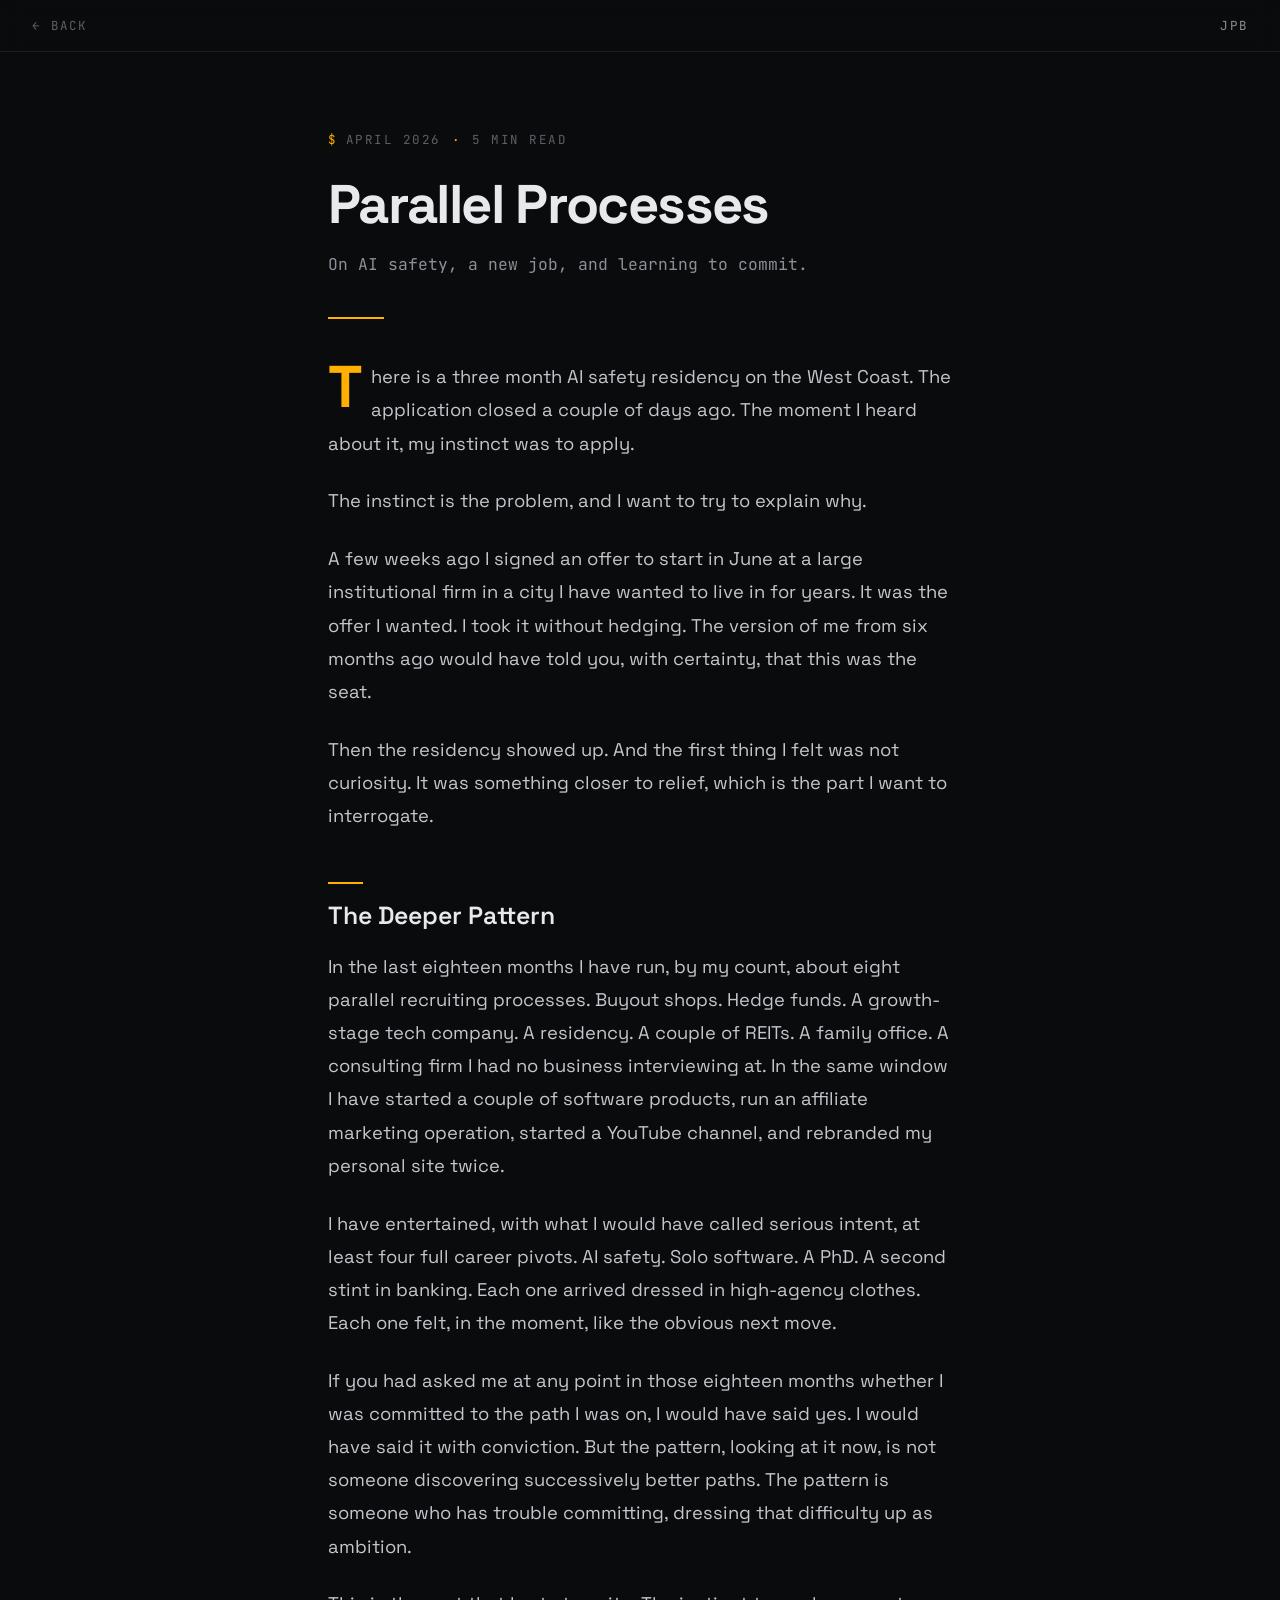
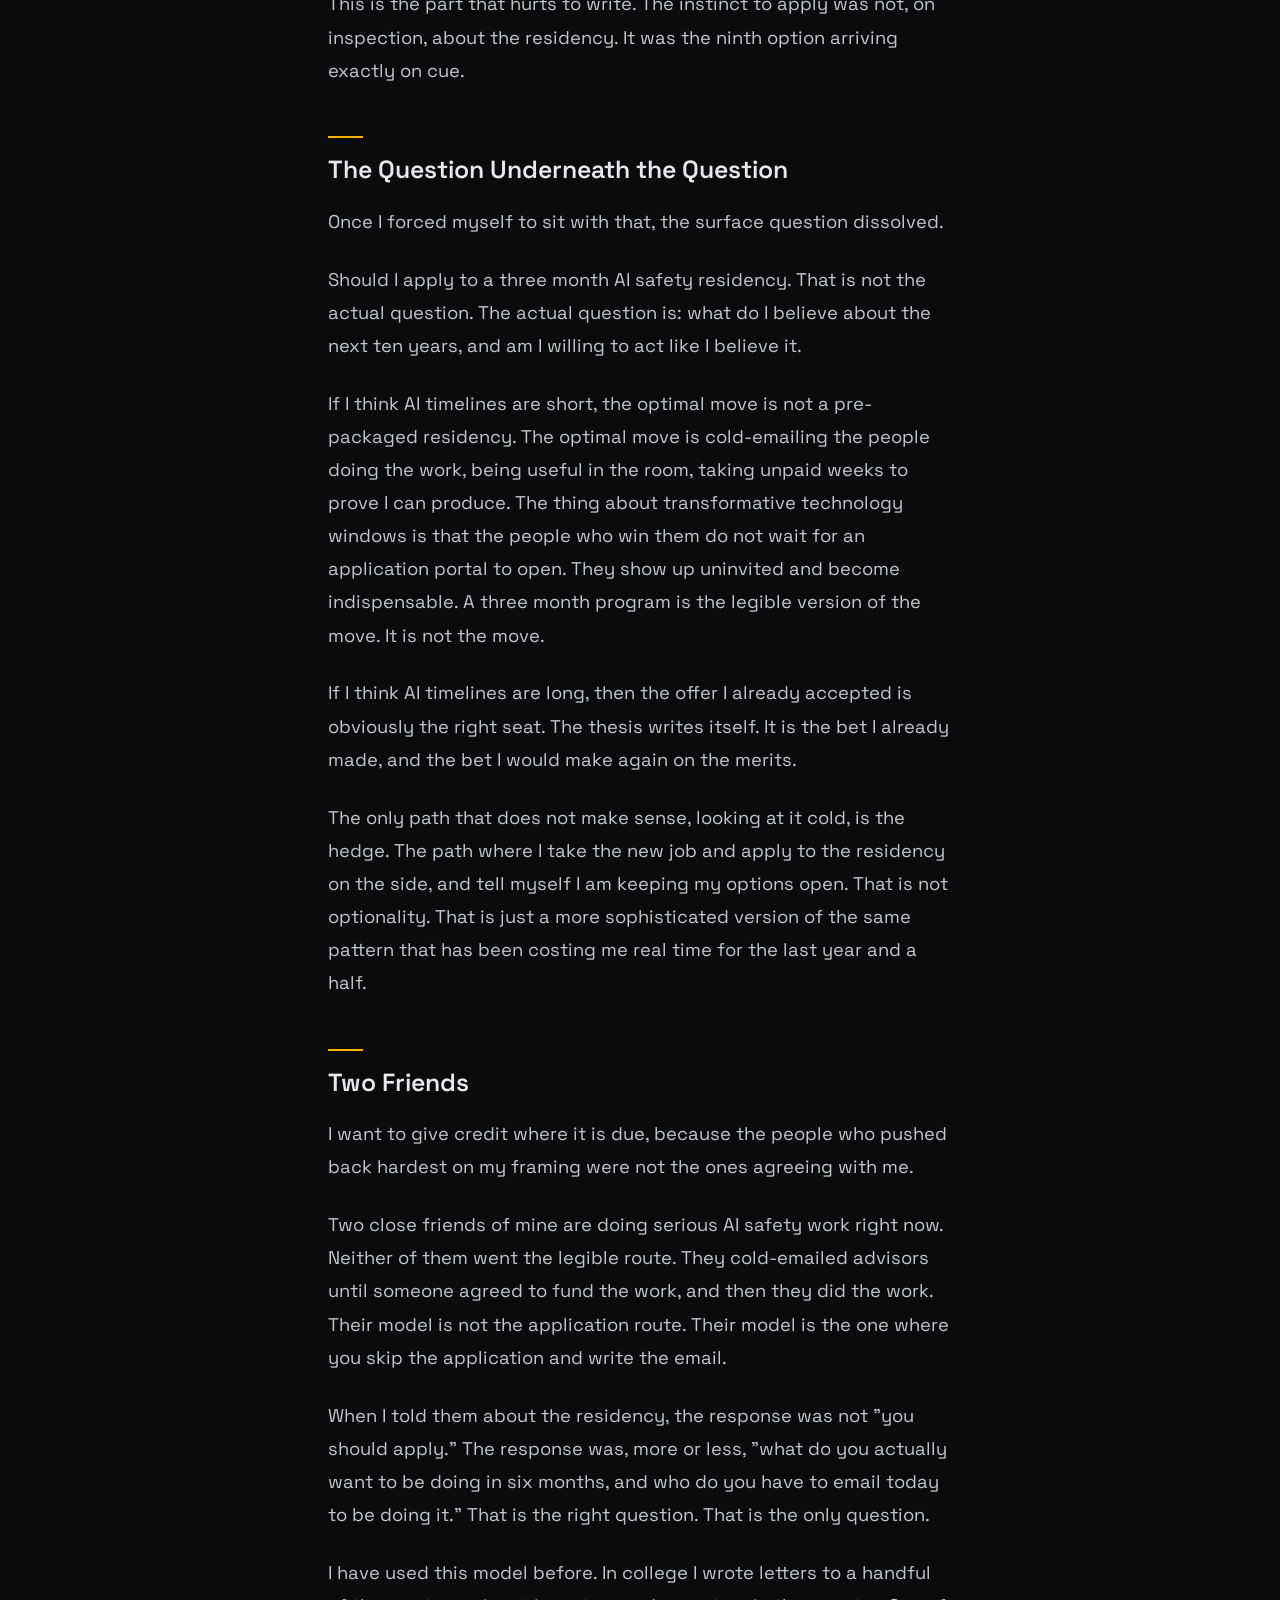
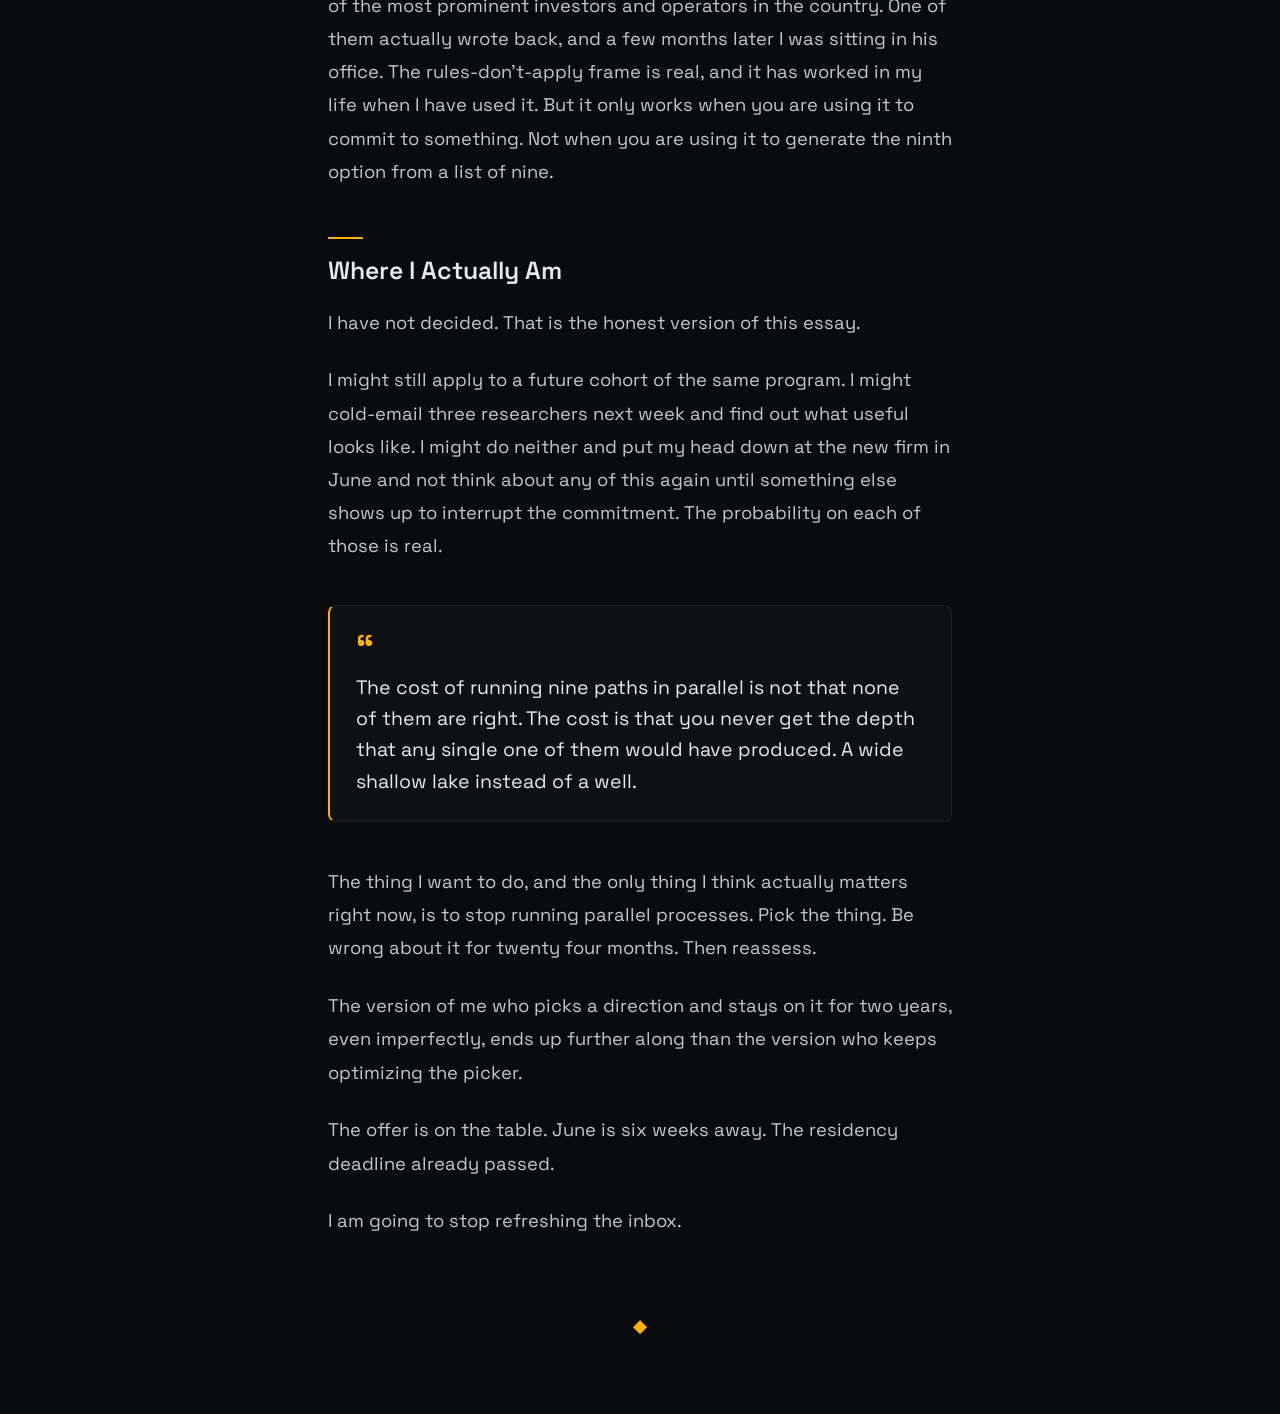
<file: posts/parallel-processes.html>
<!DOCTYPE html>
<html lang="en">
<head>
  <meta charset="UTF-8">
  <meta name="viewport" content="width=device-width, initial-scale=1.0">
  <title>Parallel Processes &mdash; JohnPierreBaptiste</title>
  <meta name="description" content="On AI safety, a new job, and learning to commit. Notes on the pattern of running too many parallel processes and what it costs.">
  <meta name="theme-color" content="#0a0b0d">
  <link rel="preconnect" href="https://fonts.googleapis.com">
  <link rel="preconnect" href="https://fonts.gstatic.com" crossorigin>
  <link href="https://fonts.googleapis.com/css2?family=Space+Grotesk:wght@400;500;600;700&family=JetBrains+Mono:wght@400;500;700&display=swap" rel="stylesheet">
  <link rel="stylesheet" href="../styles.css">
  <link rel="icon" href="data:image/svg+xml,<svg xmlns='http://www.w3.org/2000/svg' viewBox='0 0 100 100'><text y='.9em' font-size='90' fill='%23ffb000'>&#10070;</text></svg>">
</head>
<body>
  <nav class="post-nav">
    <a href="../index.html" class="post-back">&larr; Back</a>
    <a href="../index.html" class="nav-logo">JPB</a>
  </nav>
  <article>
    <header class="post-header container">
      <div class="post-meta">
        <span>April 2026</span>
        <span>5 min read</span>
      </div>
      <h1 class="post-title">Parallel Processes</h1>
      <p class="post-subtitle">On AI safety, a new job, and learning to commit.</p>
    </header>
    <div class="post-body container">
      <p>There is a three month AI safety residency on the West Coast. The application closed a couple of days ago. The moment I heard about it, my instinct was to apply.</p>

      <p>The instinct is the problem, and I want to try to explain why.</p>

      <p>A few weeks ago I signed an offer to start in June at a large institutional firm in a city I have wanted to live in for years. It was the offer I wanted. I took it without hedging. The version of me from six months ago would have told you, with certainty, that this was the seat.</p>

      <p>Then the residency showed up. And the first thing I felt was not curiosity. It was something closer to relief, which is the part I want to interrogate.</p>

      <h2>The Deeper Pattern</h2>

      <p>In the last eighteen months I have run, by my count, about eight parallel recruiting processes. Buyout shops. Hedge funds. A growth-stage tech company. A residency. A couple of REITs. A family office. A consulting firm I had no business interviewing at. In the same window I have started a couple of software products, run an affiliate marketing operation, started a YouTube channel, and rebranded my personal site twice.</p>

      <p>I have entertained, with what I would have called serious intent, at least four full career pivots. AI safety. Solo software. A PhD. A second stint in banking. Each one arrived dressed in high-agency clothes. Each one felt, in the moment, like the obvious next move.</p>

      <p>If you had asked me at any point in those eighteen months whether I was committed to the path I was on, I would have said yes. I would have said it with conviction. But the pattern, looking at it now, is not someone discovering successively better paths. The pattern is someone who has trouble committing, dressing that difficulty up as ambition.</p>

      <p>This is the part that hurts to write. The instinct to apply was not, on inspection, about the residency. It was the ninth option arriving exactly on cue.</p>

      <h2>The Question Underneath the Question</h2>

      <p>Once I forced myself to sit with that, the surface question dissolved.</p>

      <p>Should I apply to a three month AI safety residency. That is not the actual question. The actual question is: what do I believe about the next ten years, and am I willing to act like I believe it.</p>

      <p>If I think AI timelines are short, the optimal move is not a pre-packaged residency. The optimal move is cold-emailing the people doing the work, being useful in the room, taking unpaid weeks to prove I can produce. The thing about transformative technology windows is that the people who win them do not wait for an application portal to open. They show up uninvited and become indispensable. A three month program is the legible version of the move. It is not the move.</p>

      <p>If I think AI timelines are long, then the offer I already accepted is obviously the right seat. The thesis writes itself. It is the bet I already made, and the bet I would make again on the merits.</p>

      <p>The only path that does not make sense, looking at it cold, is the hedge. The path where I take the new job and apply to the residency on the side, and tell myself I am keeping my options open. That is not optionality. That is just a more sophisticated version of the same pattern that has been costing me real time for the last year and a half.</p>

      <h2>Two Friends</h2>

      <p>I want to give credit where it is due, because the people who pushed back hardest on my framing were not the ones agreeing with me.</p>

      <p>Two close friends of mine are doing serious AI safety work right now. Neither of them went the legible route. They cold-emailed advisors until someone agreed to fund the work, and then they did the work. Their model is not the application route. Their model is the one where you skip the application and write the email.</p>

      <p>When I told them about the residency, the response was not "you should apply." The response was, more or less, "what do you actually want to be doing in six months, and who do you have to email today to be doing it." That is the right question. That is the only question.</p>

      <p>I have used this model before. In college I wrote letters to a handful of the most prominent investors and operators in the country. One of them actually wrote back, and a few months later I was sitting in his office. The rules-don't-apply frame is real, and it has worked in my life when I have used it. But it only works when you are using it to commit to something. Not when you are using it to generate the ninth option from a list of nine.</p>

      <h2>Where I Actually Am</h2>

      <p>I have not decided. That is the honest version of this essay.</p>

      <p>I might still apply to a future cohort of the same program. I might cold-email three researchers next week and find out what useful looks like. I might do neither and put my head down at the new firm in June and not think about any of this again until something else shows up to interrupt the commitment. The probability on each of those is real.</p>

      <blockquote>
        <p>The cost of running nine paths in parallel is not that none of them are right. The cost is that you never get the depth that any single one of them would have produced. A wide shallow lake instead of a well.</p>
      </blockquote>

      <p>The thing I want to do, and the only thing I think actually matters right now, is to stop running parallel processes. Pick the thing. Be wrong about it for twenty four months. Then reassess.</p>

      <p>The version of me who picks a direction and stays on it for two years, even imperfectly, ends up further along than the version who keeps optimizing the picker.</p>

      <p>The offer is on the table. June is six weeks away. The residency deadline already passed.</p>

      <p>I am going to stop refreshing the inbox.</p>
    </div>
    <div class="post-end-mark container">
      <span>&#9670;</span>
    </div>
  </article>
  <script src="../script.js"></script>
</body>
</html>
</file>
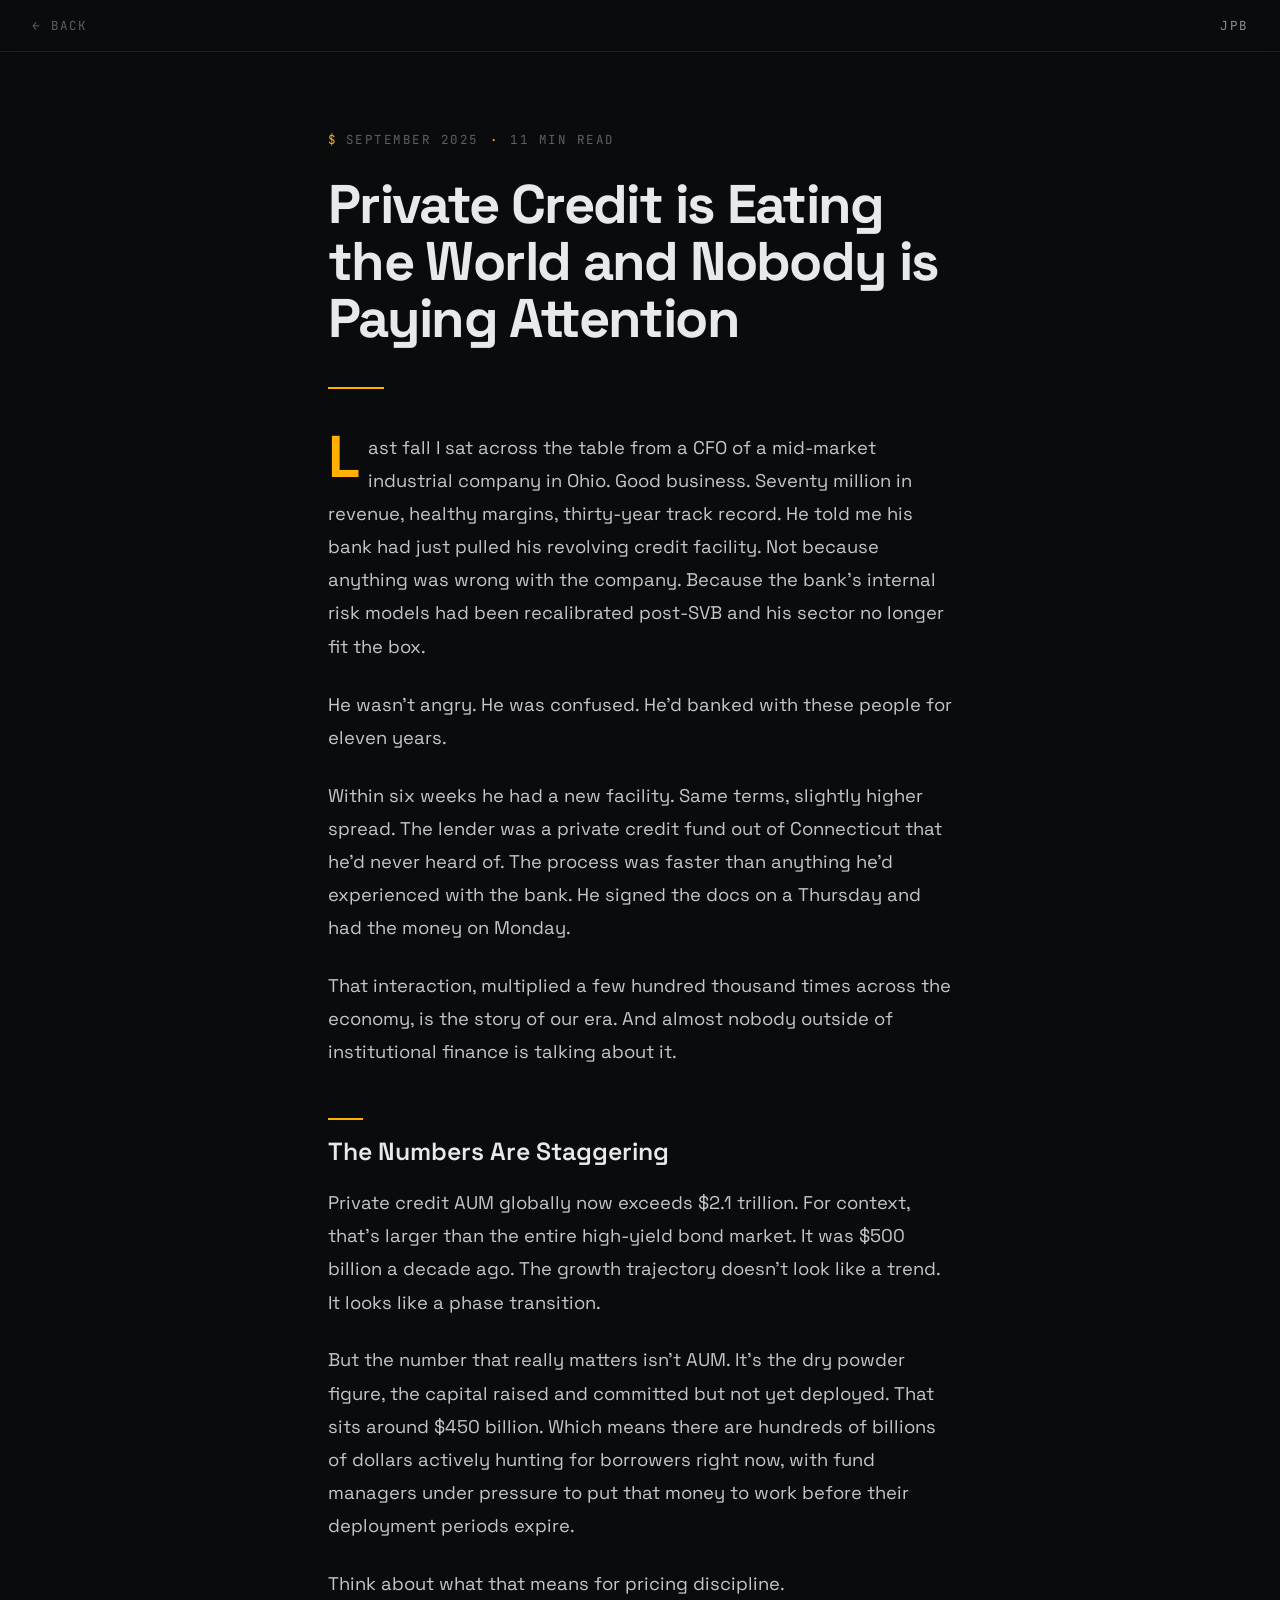
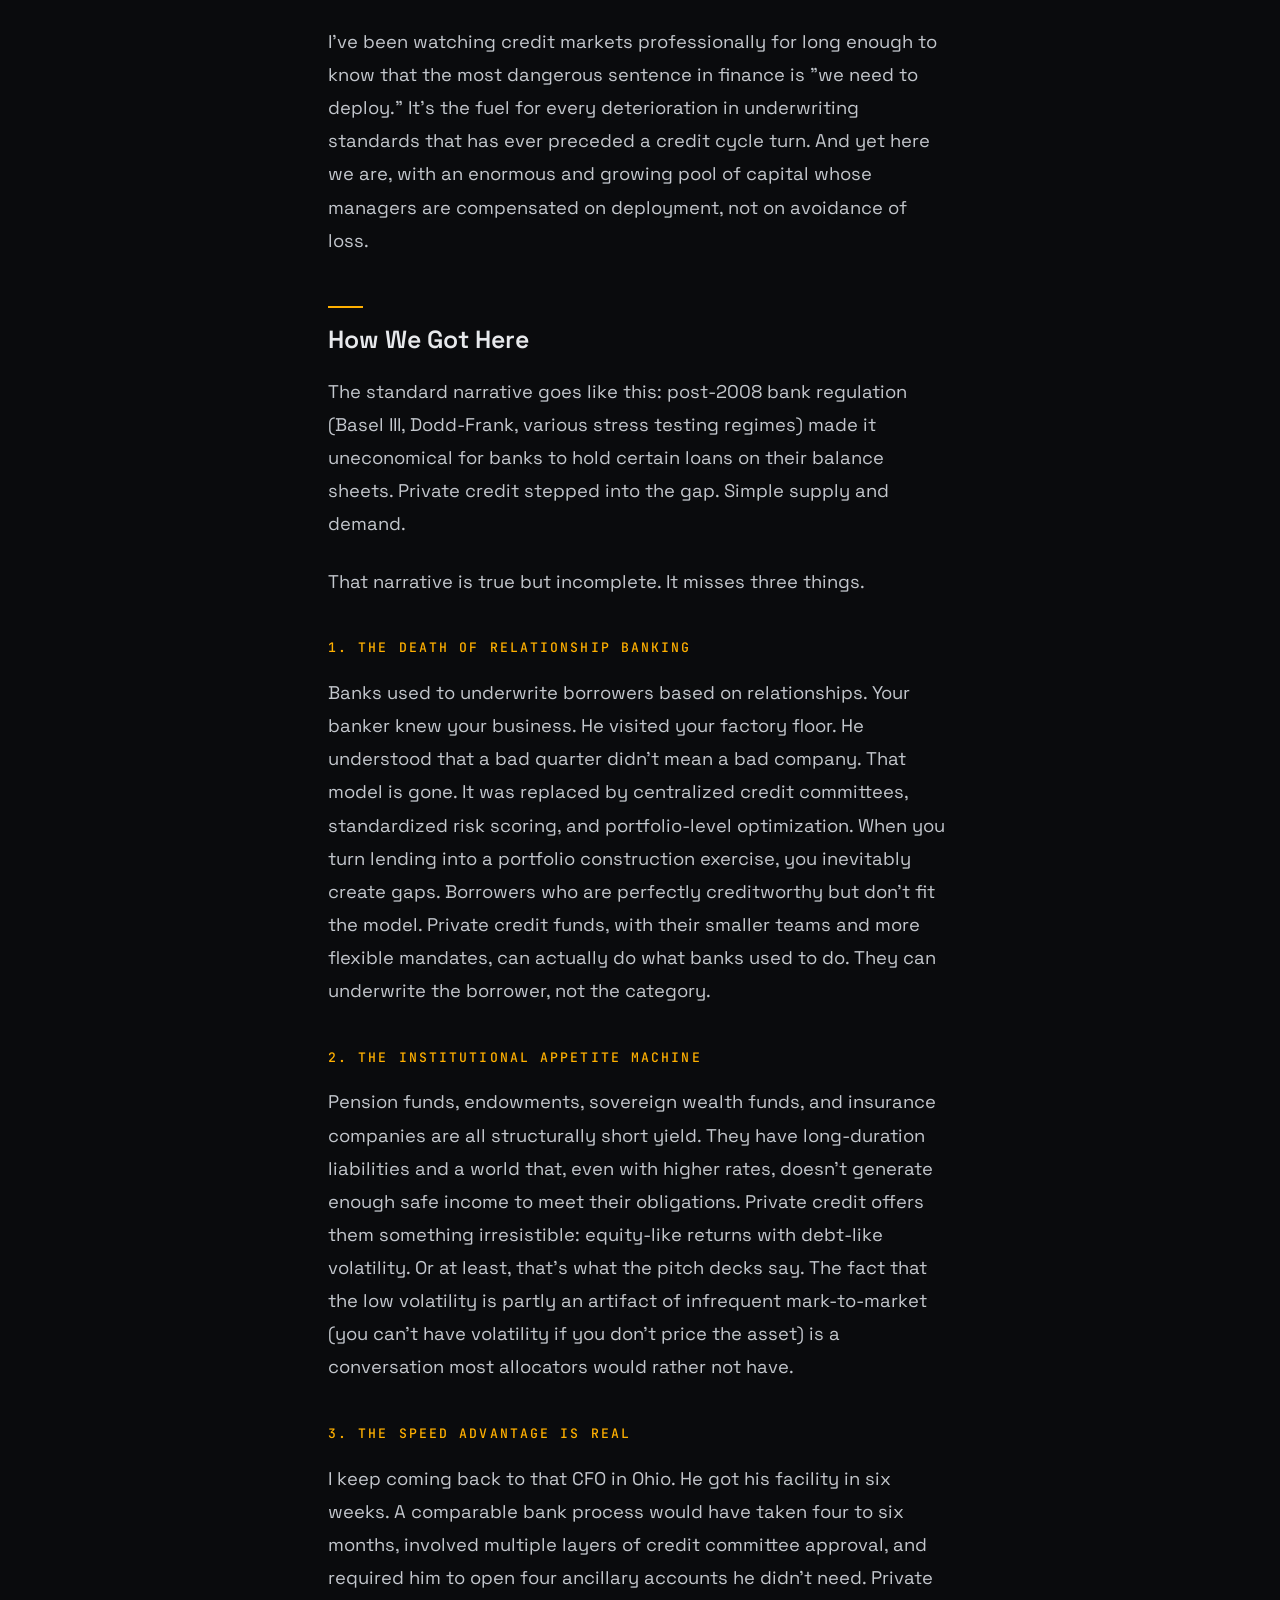
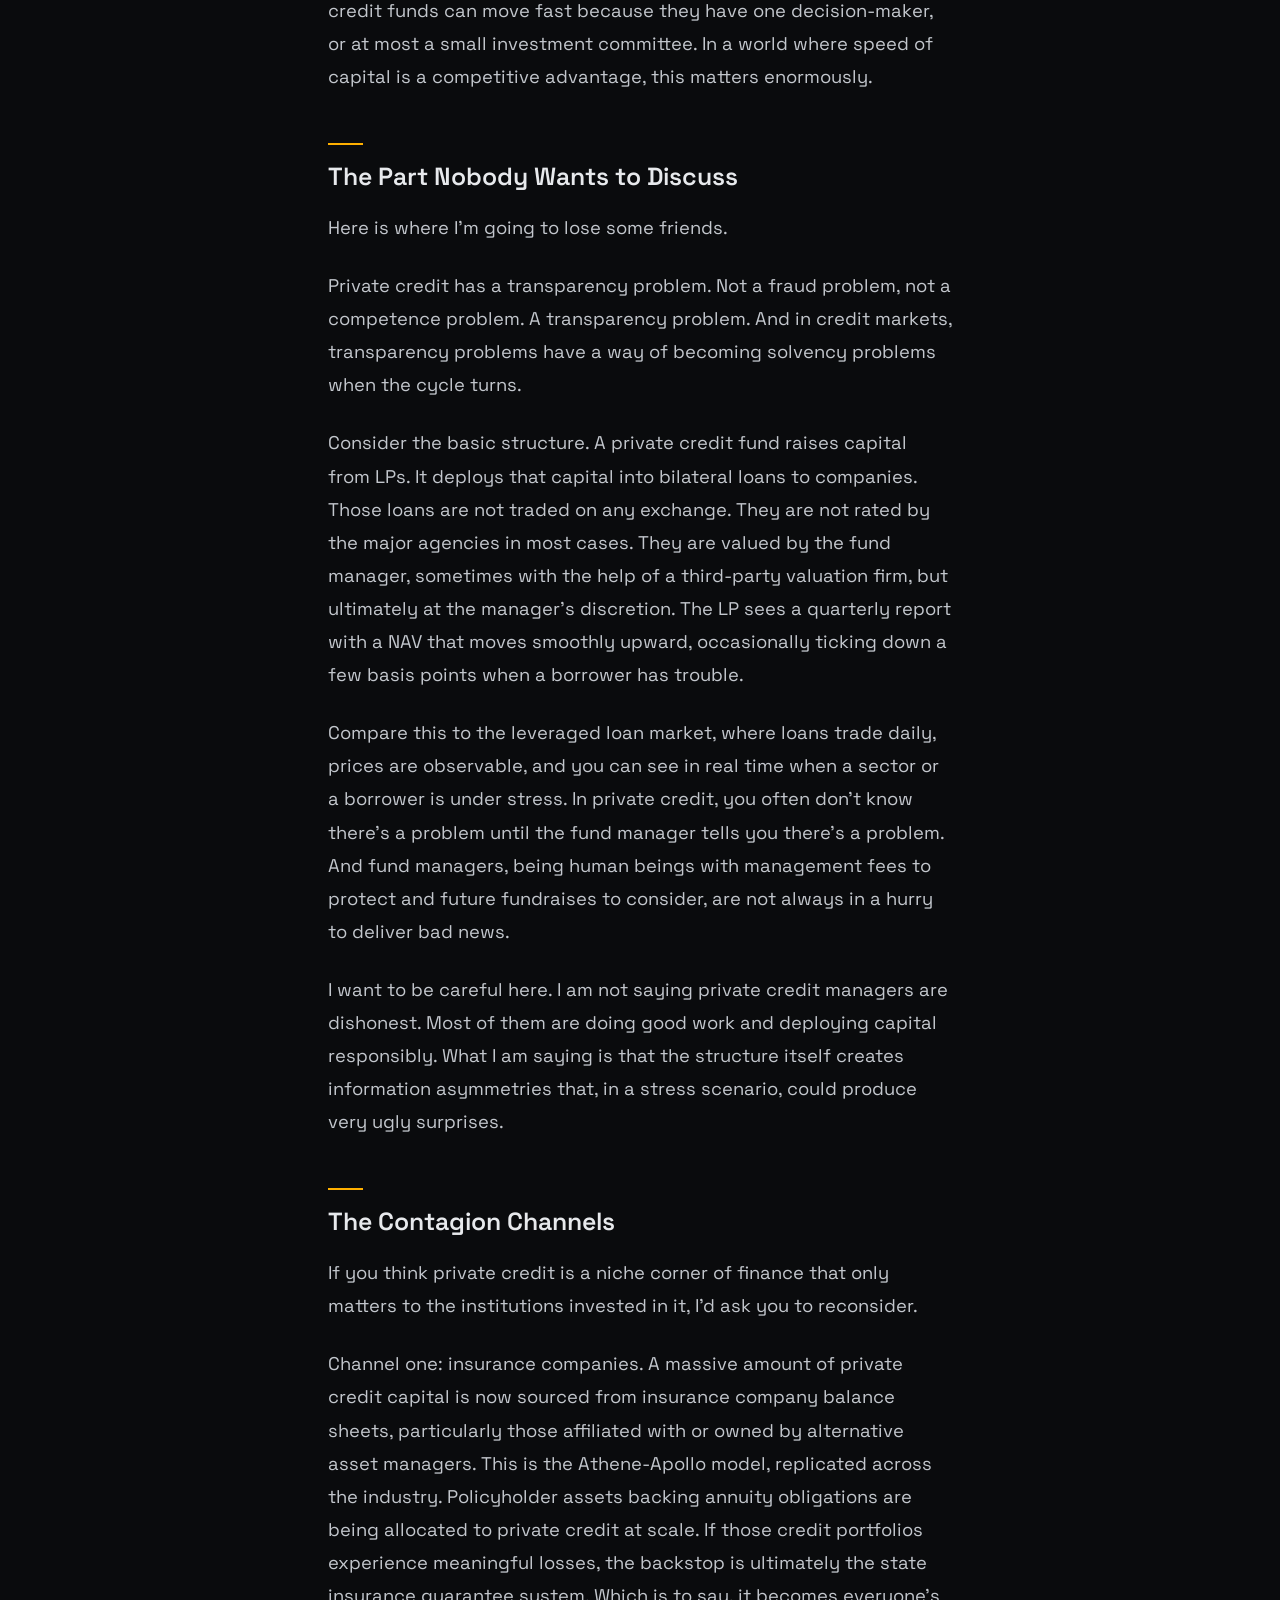
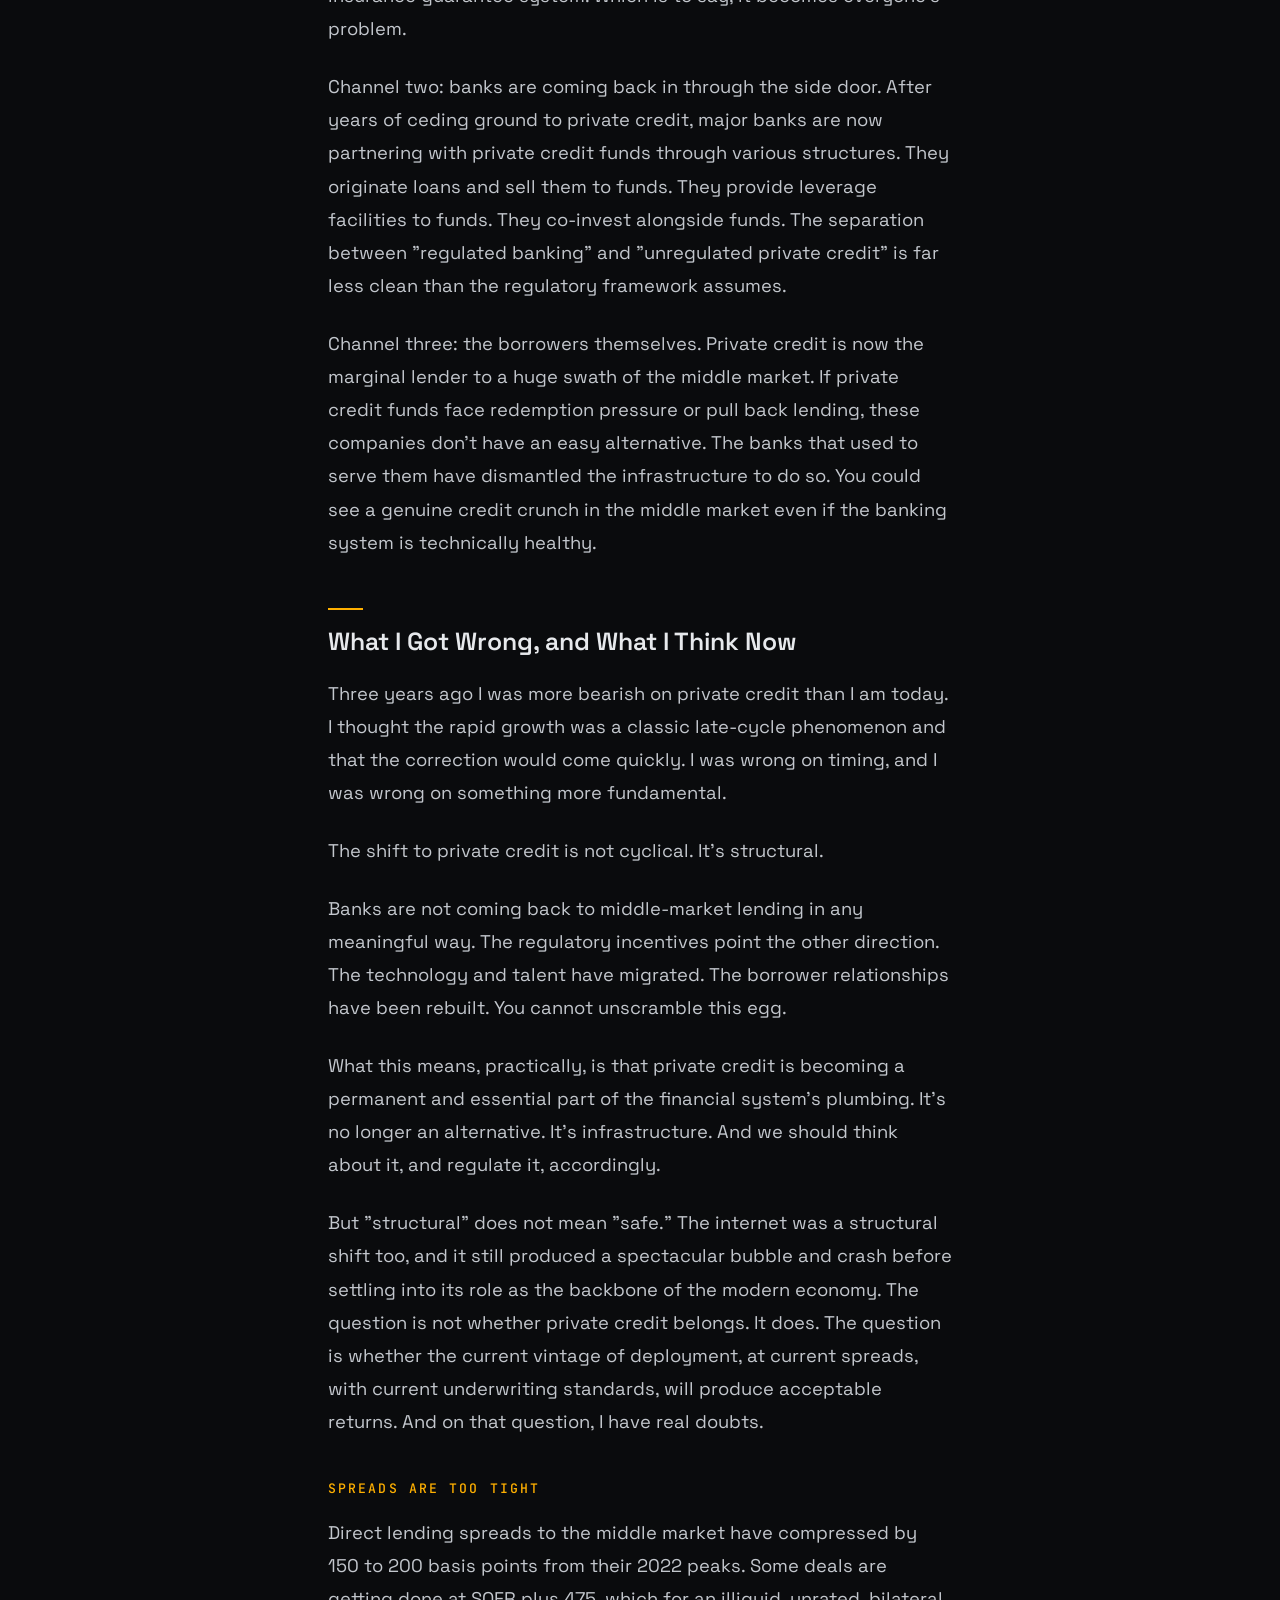
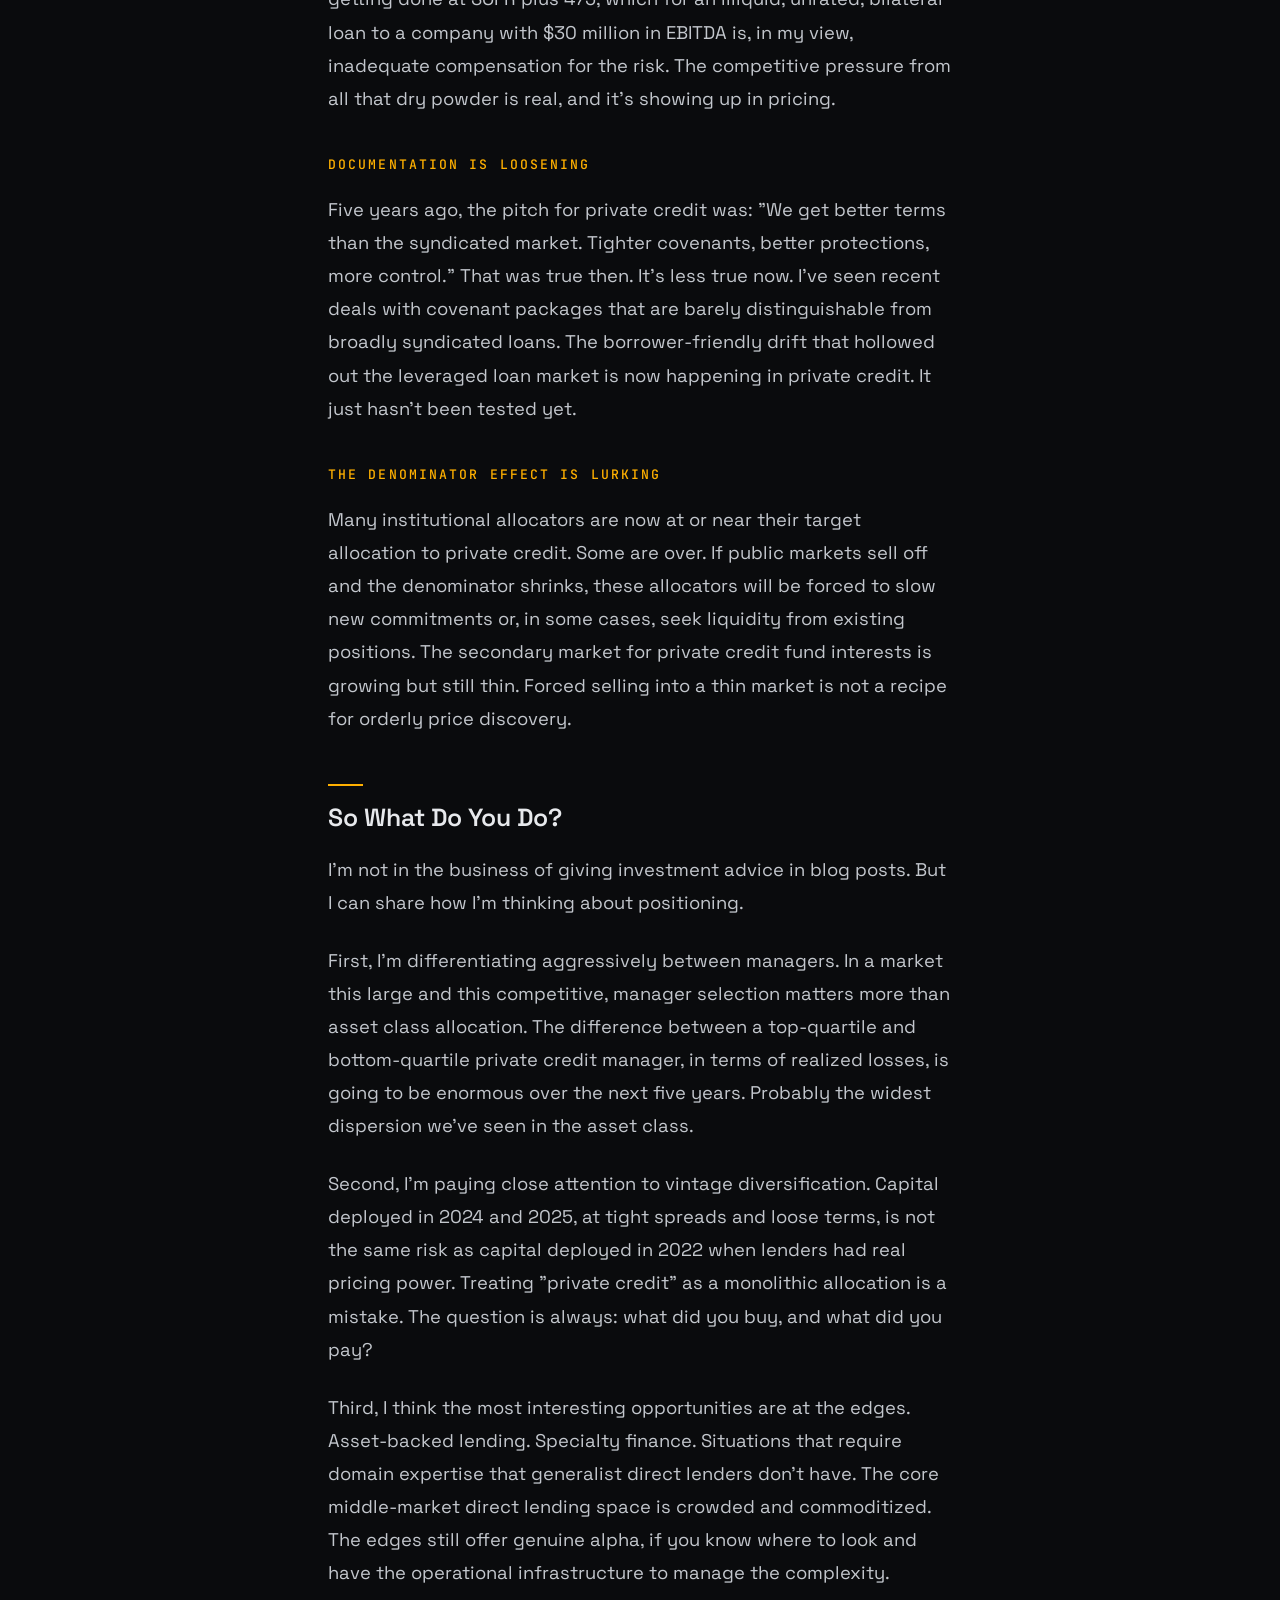
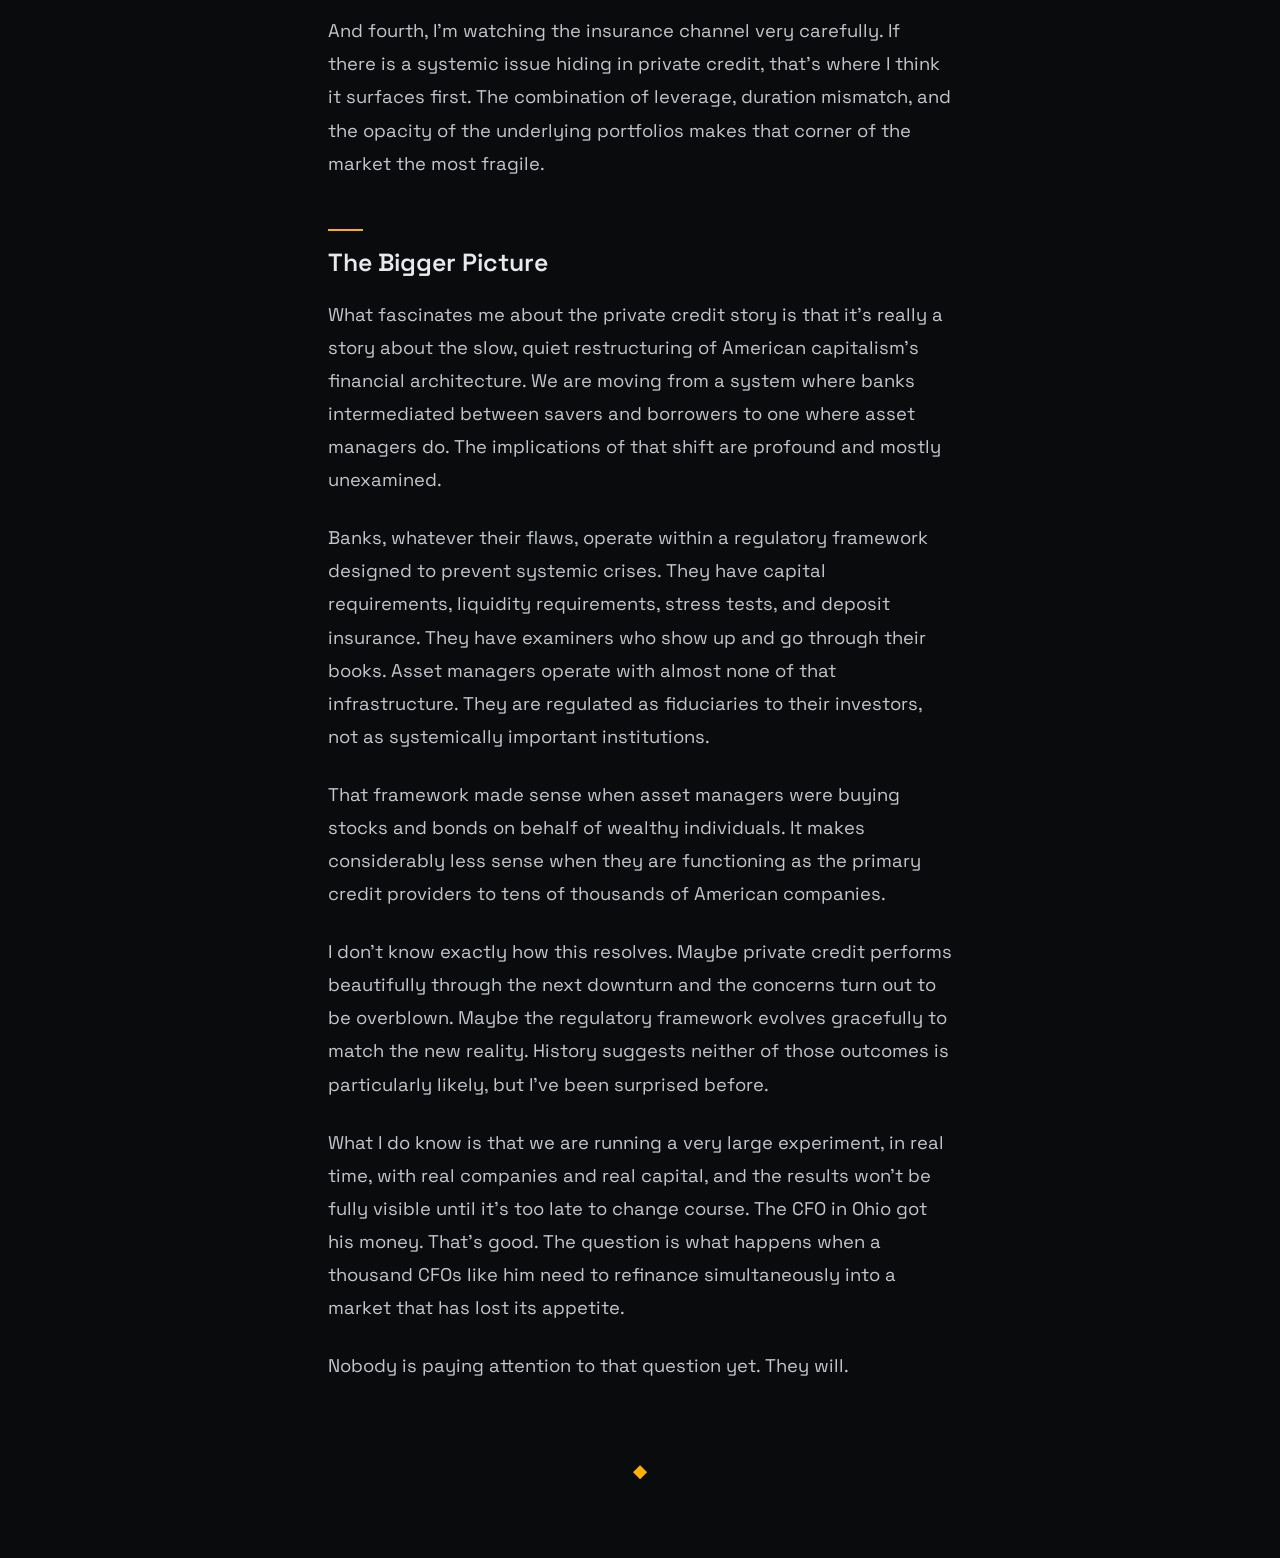
<file: posts/private-credit.html>
<!DOCTYPE html>
<html lang="en">
<head>
  <meta charset="UTF-8">
  <meta name="viewport" content="width=device-width, initial-scale=1.0">
  <title>Private Credit is Eating the World and Nobody is Paying Attention — JohnPierreBaptiste</title>
  <meta name="description" content="The structural shift from bank lending to private credit is reshaping every asset class. Here's why it matters and where the risks are hiding.">
  <meta name="theme-color" content="#0a0b0d">
  <link rel="preconnect" href="https://fonts.googleapis.com">
  <link rel="preconnect" href="https://fonts.gstatic.com" crossorigin>
  <link href="https://fonts.googleapis.com/css2?family=Space+Grotesk:wght@400;500;600;700&family=JetBrains+Mono:wght@400;500;700&display=swap" rel="stylesheet">
  <link rel="stylesheet" href="../styles.css">
  <link rel="icon" href="data:image/svg+xml,<svg xmlns='http://www.w3.org/2000/svg' viewBox='0 0 100 100'><text y='.9em' font-size='90' fill='%23ffb000'>&#10070;</text></svg>">
</head>
<body>
  <nav class="post-nav">
    <a href="../index.html" class="post-back">&larr; Back</a>
    <a href="../index.html" class="nav-logo">JPB</a>
  </nav>
  <article>
    <header class="post-header container">
      <div class="post-meta">
        <span>September 2025</span>
        <span>11 min read</span>
      </div>
      <h1 class="post-title">Private Credit is Eating the World and Nobody is Paying Attention</h1>
    </header>
    <div class="post-body container">

      <p>Last fall I sat across the table from a CFO of a mid-market industrial company in Ohio. Good business. Seventy million in revenue, healthy margins, thirty-year track record. He told me his bank had just pulled his revolving credit facility. Not because anything was wrong with the company. Because the bank's internal risk models had been recalibrated post-SVB and his sector no longer fit the box.</p>

      <p>He wasn't angry. He was confused. He'd banked with these people for eleven years.</p>

      <p>Within six weeks he had a new facility. Same terms, slightly higher spread. The lender was a private credit fund out of Connecticut that he'd never heard of. The process was faster than anything he'd experienced with the bank. He signed the docs on a Thursday and had the money on Monday.</p>

      <p>That interaction, multiplied a few hundred thousand times across the economy, is the story of our era. And almost nobody outside of institutional finance is talking about it.</p>

      <h2>The Numbers Are Staggering</h2>

      <p>Private credit AUM globally now exceeds $2.1 trillion. For context, that's larger than the entire high-yield bond market. It was $500 billion a decade ago. The growth trajectory doesn't look like a trend. It looks like a phase transition.</p>

      <p>But the number that really matters isn't AUM. It's the dry powder figure, the capital raised and committed but not yet deployed. That sits around $450 billion. Which means there are hundreds of billions of dollars actively hunting for borrowers right now, with fund managers under pressure to put that money to work before their deployment periods expire.</p>

      <p>Think about what that means for pricing discipline.</p>

      <p>I've been watching credit markets professionally for long enough to know that the most dangerous sentence in finance is "we need to deploy." It's the fuel for every deterioration in underwriting standards that has ever preceded a credit cycle turn. And yet here we are, with an enormous and growing pool of capital whose managers are compensated on deployment, not on avoidance of loss.</p>

      <h2>How We Got Here</h2>

      <p>The standard narrative goes like this: post-2008 bank regulation (Basel III, Dodd-Frank, various stress testing regimes) made it uneconomical for banks to hold certain loans on their balance sheets. Private credit stepped into the gap. Simple supply and demand.</p>

      <p>That narrative is true but incomplete. It misses three things.</p>

      <h3>1. The death of relationship banking</h3>

      <p>Banks used to underwrite borrowers based on relationships. Your banker knew your business. He visited your factory floor. He understood that a bad quarter didn't mean a bad company. That model is gone. It was replaced by centralized credit committees, standardized risk scoring, and portfolio-level optimization. When you turn lending into a portfolio construction exercise, you inevitably create gaps. Borrowers who are perfectly creditworthy but don't fit the model. Private credit funds, with their smaller teams and more flexible mandates, can actually do what banks used to do. They can underwrite the borrower, not the category.</p>

      <h3>2. The institutional appetite machine</h3>

      <p>Pension funds, endowments, sovereign wealth funds, and insurance companies are all structurally short yield. They have long-duration liabilities and a world that, even with higher rates, doesn't generate enough safe income to meet their obligations. Private credit offers them something irresistible: equity-like returns with debt-like volatility. Or at least, that's what the pitch decks say. The fact that the low volatility is partly an artifact of infrequent mark-to-market (you can't have volatility if you don't price the asset) is a conversation most allocators would rather not have.</p>

      <h3>3. The speed advantage is real</h3>

      <p>I keep coming back to that CFO in Ohio. He got his facility in six weeks. A comparable bank process would have taken four to six months, involved multiple layers of credit committee approval, and required him to open four ancillary accounts he didn't need. Private credit funds can move fast because they have one decision-maker, or at most a small investment committee. In a world where speed of capital is a competitive advantage, this matters enormously.</p>

      <h2>The Part Nobody Wants to Discuss</h2>

      <p>Here is where I'm going to lose some friends.</p>

      <p>Private credit has a transparency problem. Not a fraud problem, not a competence problem. A transparency problem. And in credit markets, transparency problems have a way of becoming solvency problems when the cycle turns.</p>

      <p>Consider the basic structure. A private credit fund raises capital from LPs. It deploys that capital into bilateral loans to companies. Those loans are not traded on any exchange. They are not rated by the major agencies in most cases. They are valued by the fund manager, sometimes with the help of a third-party valuation firm, but ultimately at the manager's discretion. The LP sees a quarterly report with a NAV that moves smoothly upward, occasionally ticking down a few basis points when a borrower has trouble.</p>

      <p>Compare this to the leveraged loan market, where loans trade daily, prices are observable, and you can see in real time when a sector or a borrower is under stress. In private credit, you often don't know there's a problem until the fund manager tells you there's a problem. And fund managers, being human beings with management fees to protect and future fundraises to consider, are not always in a hurry to deliver bad news.</p>

      <p>I want to be careful here. I am not saying private credit managers are dishonest. Most of them are doing good work and deploying capital responsibly. What I am saying is that the structure itself creates information asymmetries that, in a stress scenario, could produce very ugly surprises.</p>

      <h2>The Contagion Channels</h2>

      <p>If you think private credit is a niche corner of finance that only matters to the institutions invested in it, I'd ask you to reconsider.</p>

      <p>Channel one: insurance companies. A massive amount of private credit capital is now sourced from insurance company balance sheets, particularly those affiliated with or owned by alternative asset managers. This is the Athene-Apollo model, replicated across the industry. Policyholder assets backing annuity obligations are being allocated to private credit at scale. If those credit portfolios experience meaningful losses, the backstop is ultimately the state insurance guarantee system. Which is to say, it becomes everyone's problem.</p>

      <p>Channel two: banks are coming back in through the side door. After years of ceding ground to private credit, major banks are now partnering with private credit funds through various structures. They originate loans and sell them to funds. They provide leverage facilities to funds. They co-invest alongside funds. The separation between "regulated banking" and "unregulated private credit" is far less clean than the regulatory framework assumes.</p>

      <p>Channel three: the borrowers themselves. Private credit is now the marginal lender to a huge swath of the middle market. If private credit funds face redemption pressure or pull back lending, these companies don't have an easy alternative. The banks that used to serve them have dismantled the infrastructure to do so. You could see a genuine credit crunch in the middle market even if the banking system is technically healthy.</p>

      <h2>What I Got Wrong, and What I Think Now</h2>

      <p>Three years ago I was more bearish on private credit than I am today. I thought the rapid growth was a classic late-cycle phenomenon and that the correction would come quickly. I was wrong on timing, and I was wrong on something more fundamental.</p>

      <p>The shift to private credit is not cyclical. It's structural.</p>

      <p>Banks are not coming back to middle-market lending in any meaningful way. The regulatory incentives point the other direction. The technology and talent have migrated. The borrower relationships have been rebuilt. You cannot unscramble this egg.</p>

      <p>What this means, practically, is that private credit is becoming a permanent and essential part of the financial system's plumbing. It's no longer an alternative. It's infrastructure. And we should think about it, and regulate it, accordingly.</p>

      <p>But "structural" does not mean "safe." The internet was a structural shift too, and it still produced a spectacular bubble and crash before settling into its role as the backbone of the modern economy. The question is not whether private credit belongs. It does. The question is whether the current vintage of deployment, at current spreads, with current underwriting standards, will produce acceptable returns. And on that question, I have real doubts.</p>

      <h3>Spreads are too tight</h3>

      <p>Direct lending spreads to the middle market have compressed by 150 to 200 basis points from their 2022 peaks. Some deals are getting done at SOFR plus 475, which for an illiquid, unrated, bilateral loan to a company with $30 million in EBITDA is, in my view, inadequate compensation for the risk. The competitive pressure from all that dry powder is real, and it's showing up in pricing.</p>

      <h3>Documentation is loosening</h3>

      <p>Five years ago, the pitch for private credit was: "We get better terms than the syndicated market. Tighter covenants, better protections, more control." That was true then. It's less true now. I've seen recent deals with covenant packages that are barely distinguishable from broadly syndicated loans. The borrower-friendly drift that hollowed out the leveraged loan market is now happening in private credit. It just hasn't been tested yet.</p>

      <h3>The denominator effect is lurking</h3>

      <p>Many institutional allocators are now at or near their target allocation to private credit. Some are over. If public markets sell off and the denominator shrinks, these allocators will be forced to slow new commitments or, in some cases, seek liquidity from existing positions. The secondary market for private credit fund interests is growing but still thin. Forced selling into a thin market is not a recipe for orderly price discovery.</p>

      <h2>So What Do You Do?</h2>

      <p>I'm not in the business of giving investment advice in blog posts. But I can share how I'm thinking about positioning.</p>

      <p>First, I'm differentiating aggressively between managers. In a market this large and this competitive, manager selection matters more than asset class allocation. The difference between a top-quartile and bottom-quartile private credit manager, in terms of realized losses, is going to be enormous over the next five years. Probably the widest dispersion we've seen in the asset class.</p>

      <p>Second, I'm paying close attention to vintage diversification. Capital deployed in 2024 and 2025, at tight spreads and loose terms, is not the same risk as capital deployed in 2022 when lenders had real pricing power. Treating "private credit" as a monolithic allocation is a mistake. The question is always: what did you buy, and what did you pay?</p>

      <p>Third, I think the most interesting opportunities are at the edges. Asset-backed lending. Specialty finance. Situations that require domain expertise that generalist direct lenders don't have. The core middle-market direct lending space is crowded and commoditized. The edges still offer genuine alpha, if you know where to look and have the operational infrastructure to manage the complexity.</p>

      <p>And fourth, I'm watching the insurance channel very carefully. If there is a systemic issue hiding in private credit, that's where I think it surfaces first. The combination of leverage, duration mismatch, and the opacity of the underlying portfolios makes that corner of the market the most fragile.</p>

      <h2>The Bigger Picture</h2>

      <p>What fascinates me about the private credit story is that it's really a story about the slow, quiet restructuring of American capitalism's financial architecture. We are moving from a system where banks intermediated between savers and borrowers to one where asset managers do. The implications of that shift are profound and mostly unexamined.</p>

      <p>Banks, whatever their flaws, operate within a regulatory framework designed to prevent systemic crises. They have capital requirements, liquidity requirements, stress tests, and deposit insurance. They have examiners who show up and go through their books. Asset managers operate with almost none of that infrastructure. They are regulated as fiduciaries to their investors, not as systemically important institutions.</p>

      <p>That framework made sense when asset managers were buying stocks and bonds on behalf of wealthy individuals. It makes considerably less sense when they are functioning as the primary credit providers to tens of thousands of American companies.</p>

      <p>I don't know exactly how this resolves. Maybe private credit performs beautifully through the next downturn and the concerns turn out to be overblown. Maybe the regulatory framework evolves gracefully to match the new reality. History suggests neither of those outcomes is particularly likely, but I've been surprised before.</p>

      <p>What I do know is that we are running a very large experiment, in real time, with real companies and real capital, and the results won't be fully visible until it's too late to change course. The CFO in Ohio got his money. That's good. The question is what happens when a thousand CFOs like him need to refinance simultaneously into a market that has lost its appetite.</p>

      <p>Nobody is paying attention to that question yet. They will.</p>

    </div>
    <div class="post-end-mark container">
      <span>&#9670;</span>
    </div>
  </article>
  <script src="../script.js"></script>
</body>
</html>
</file>
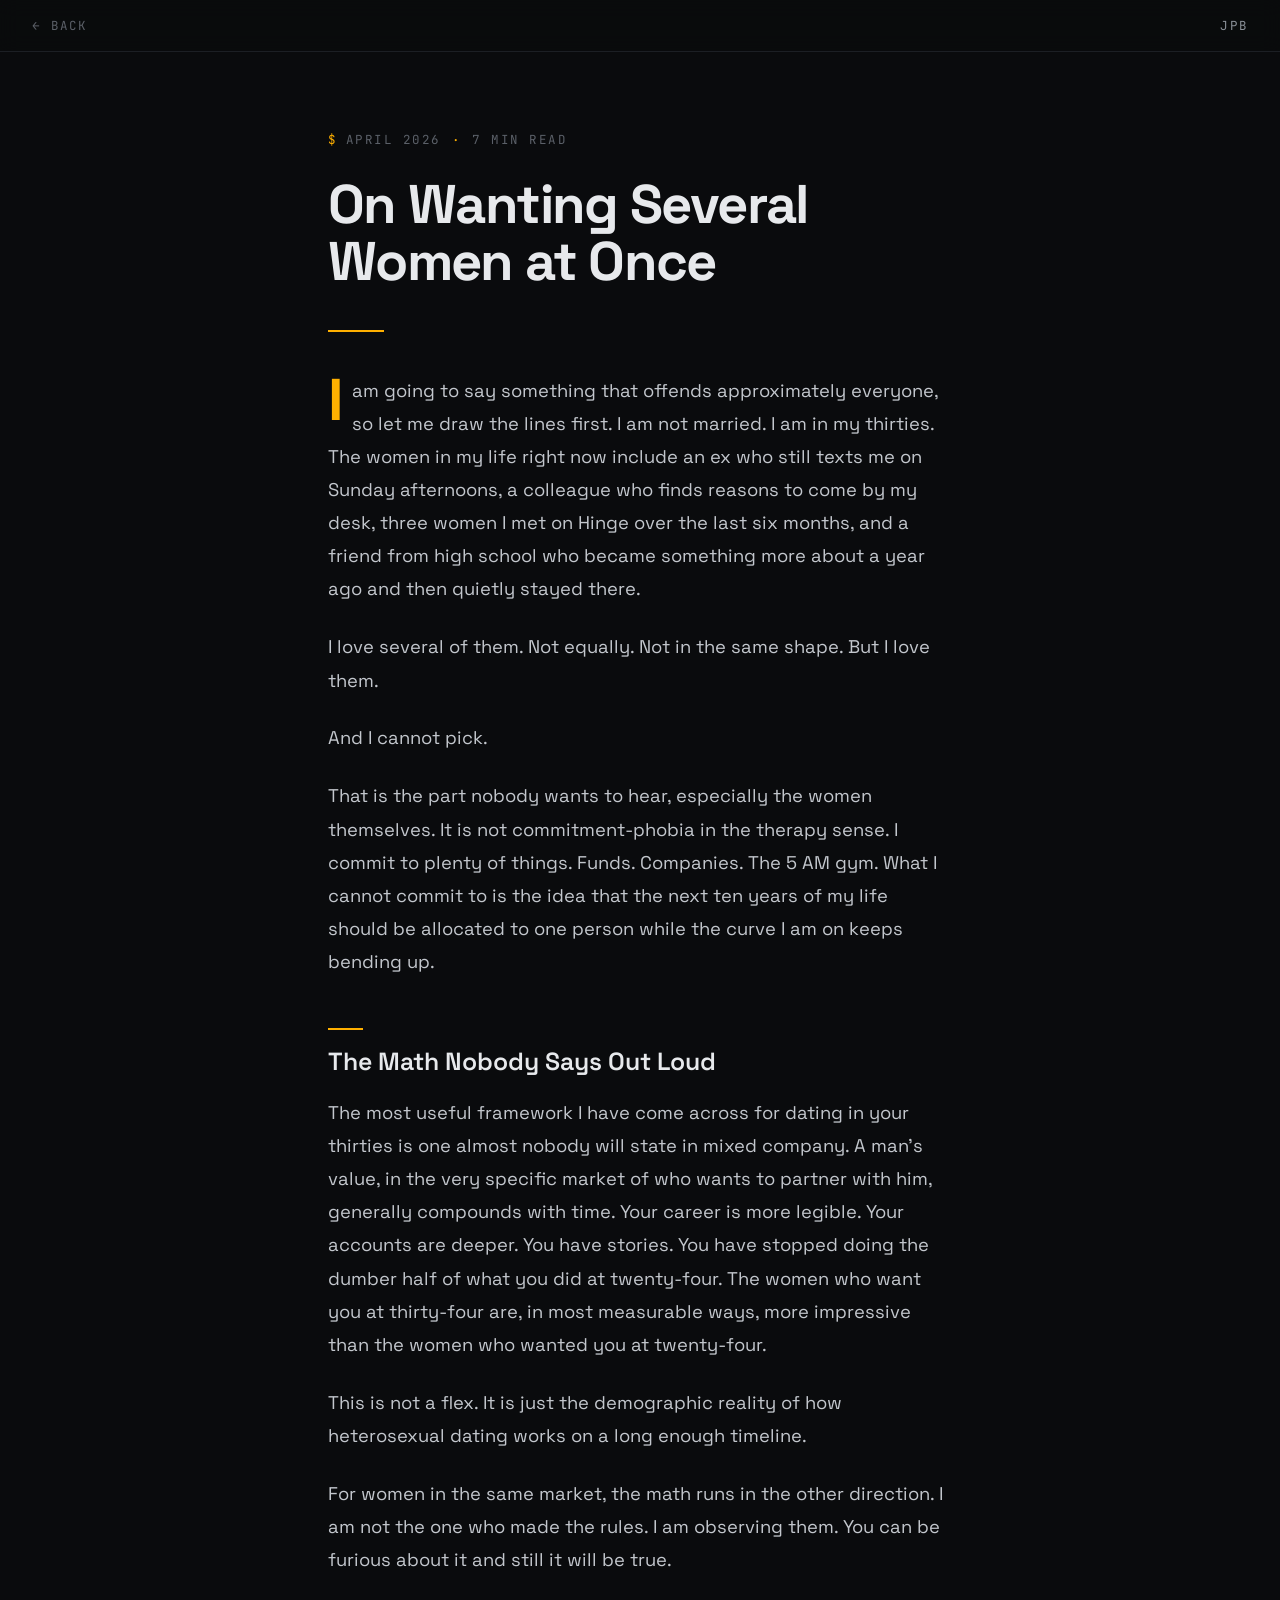
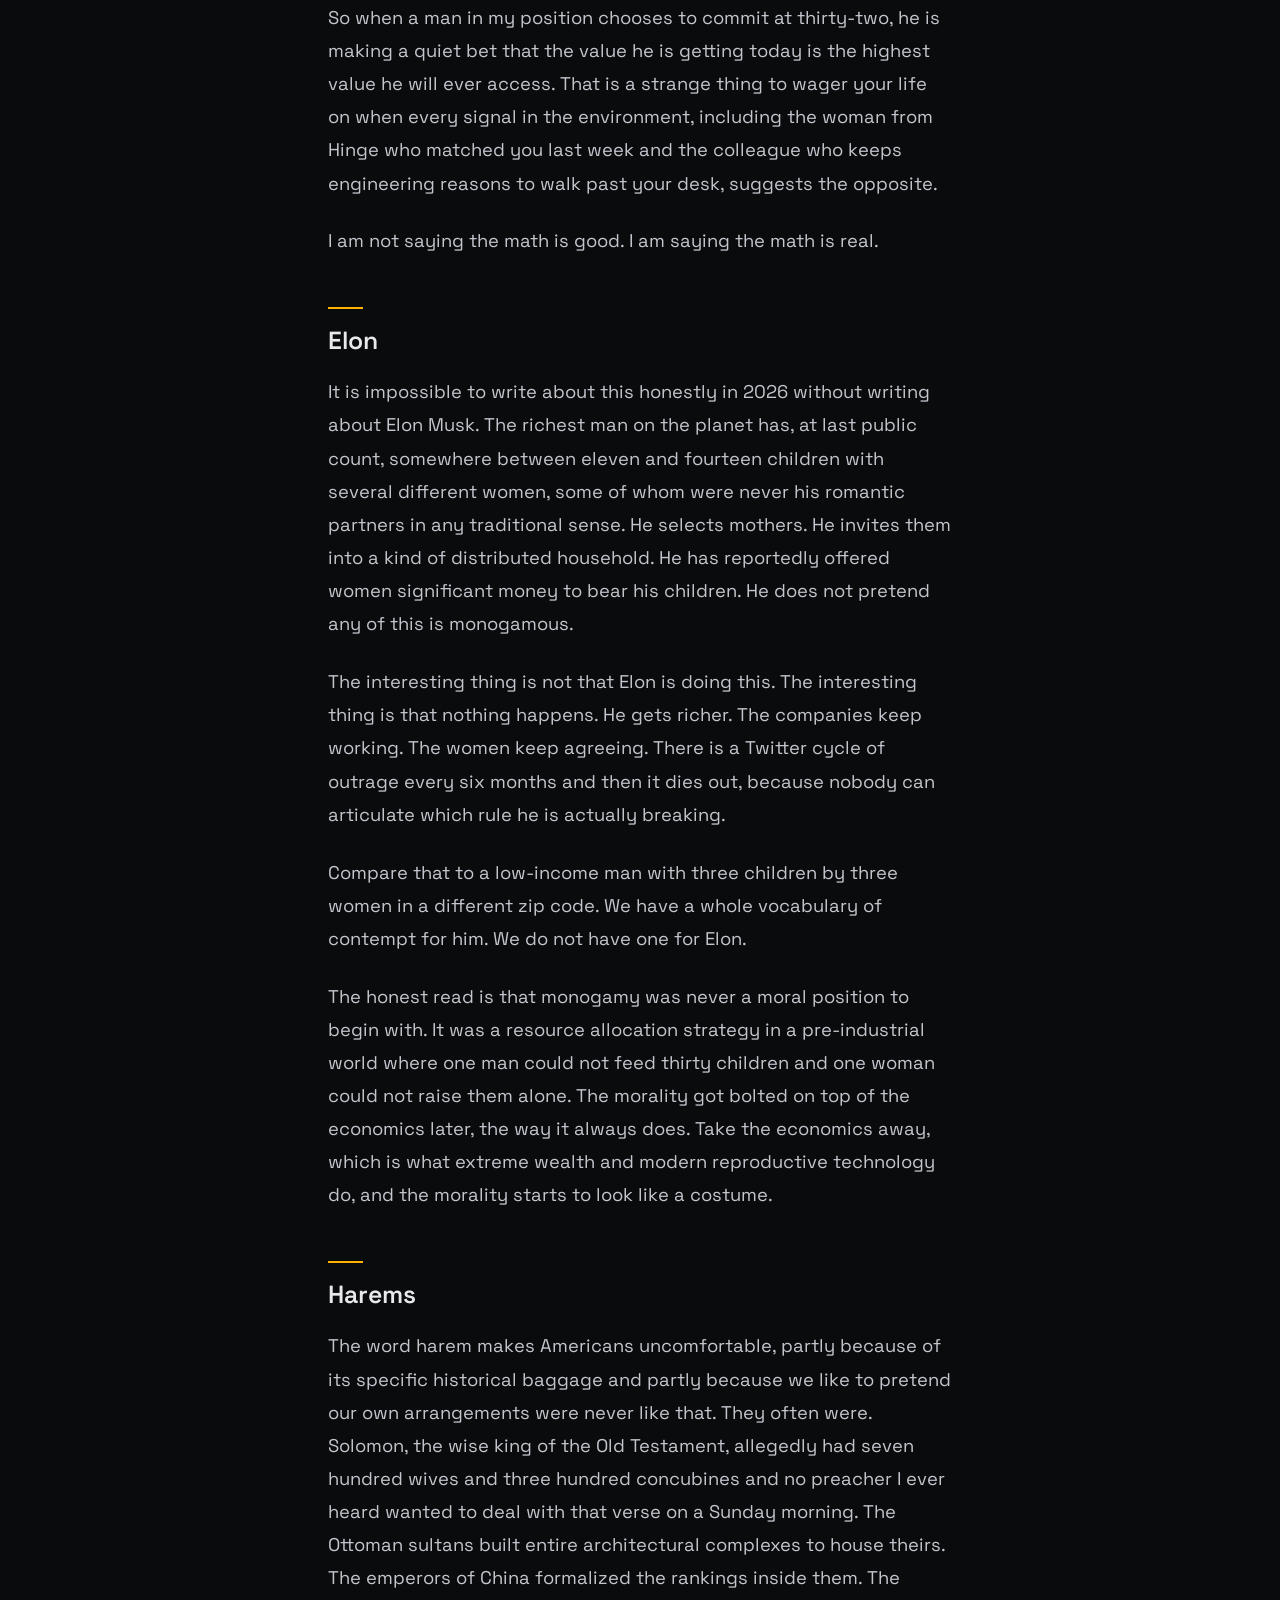
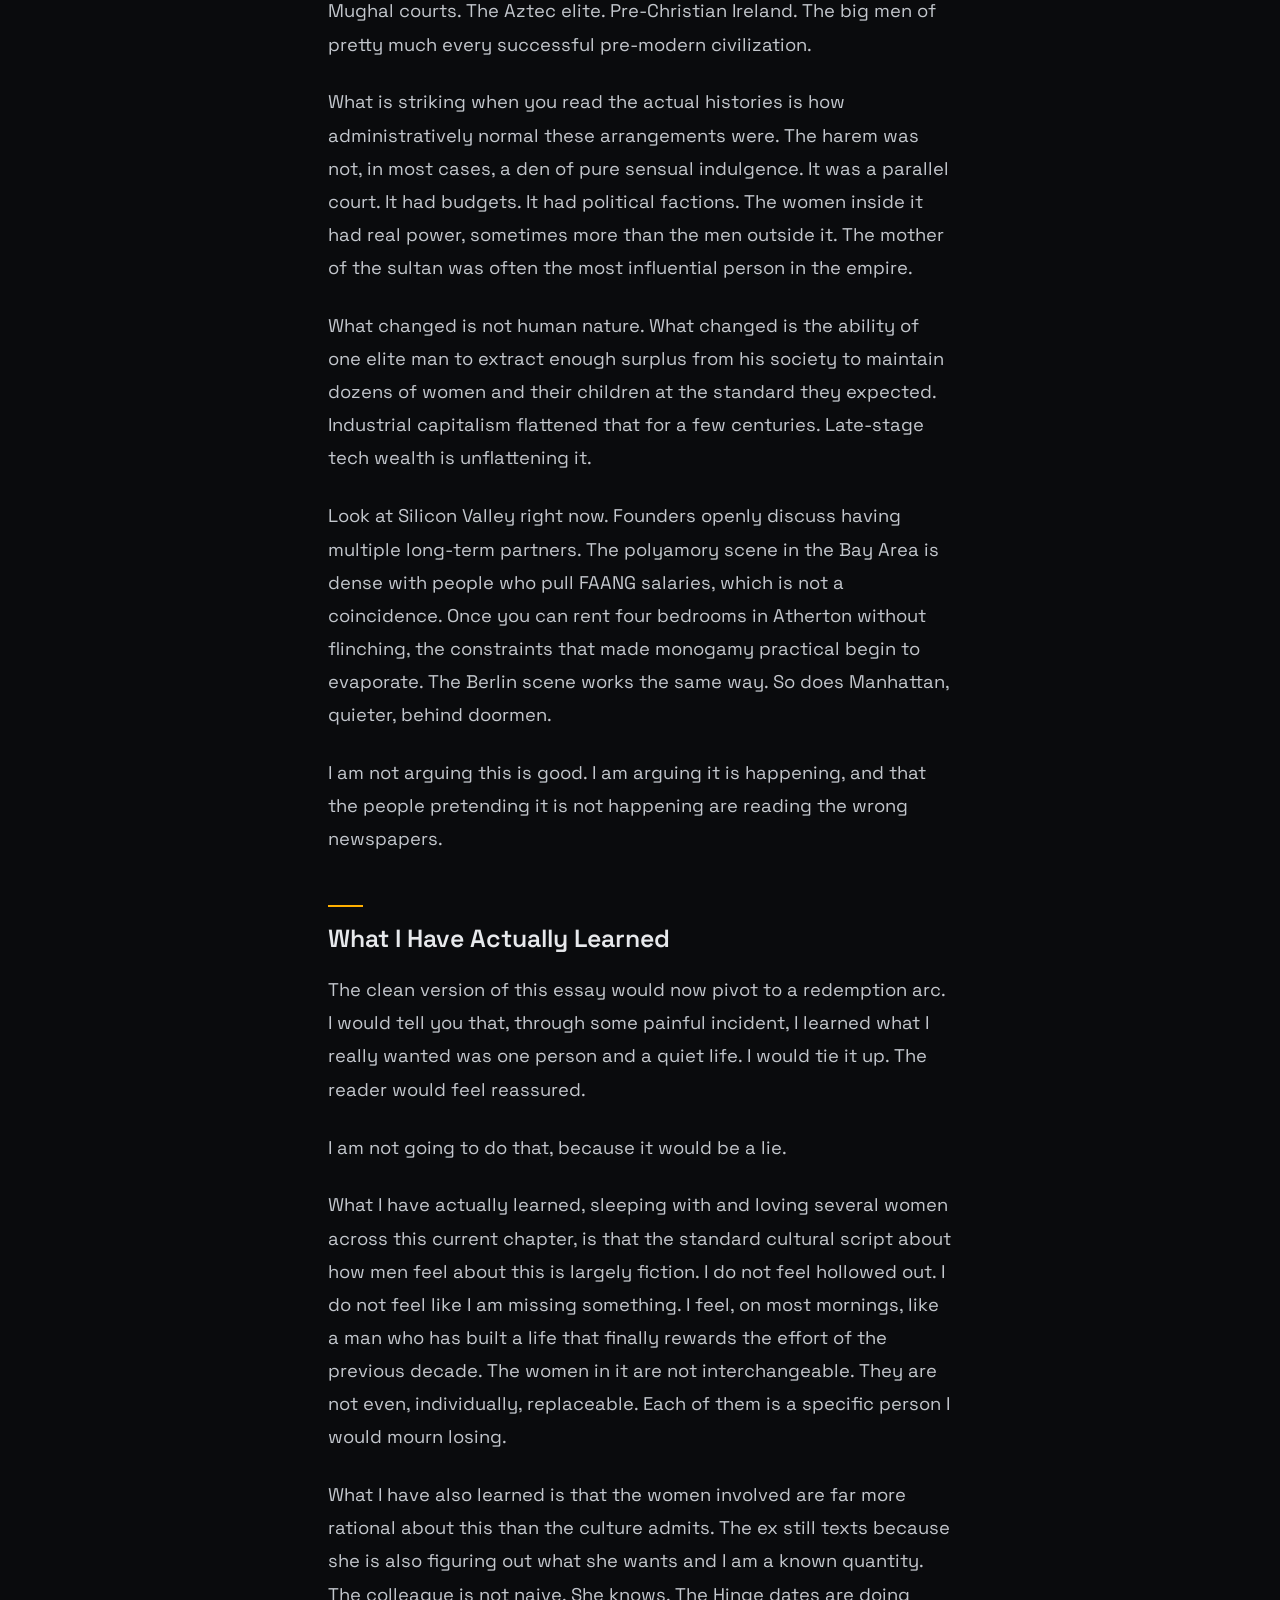
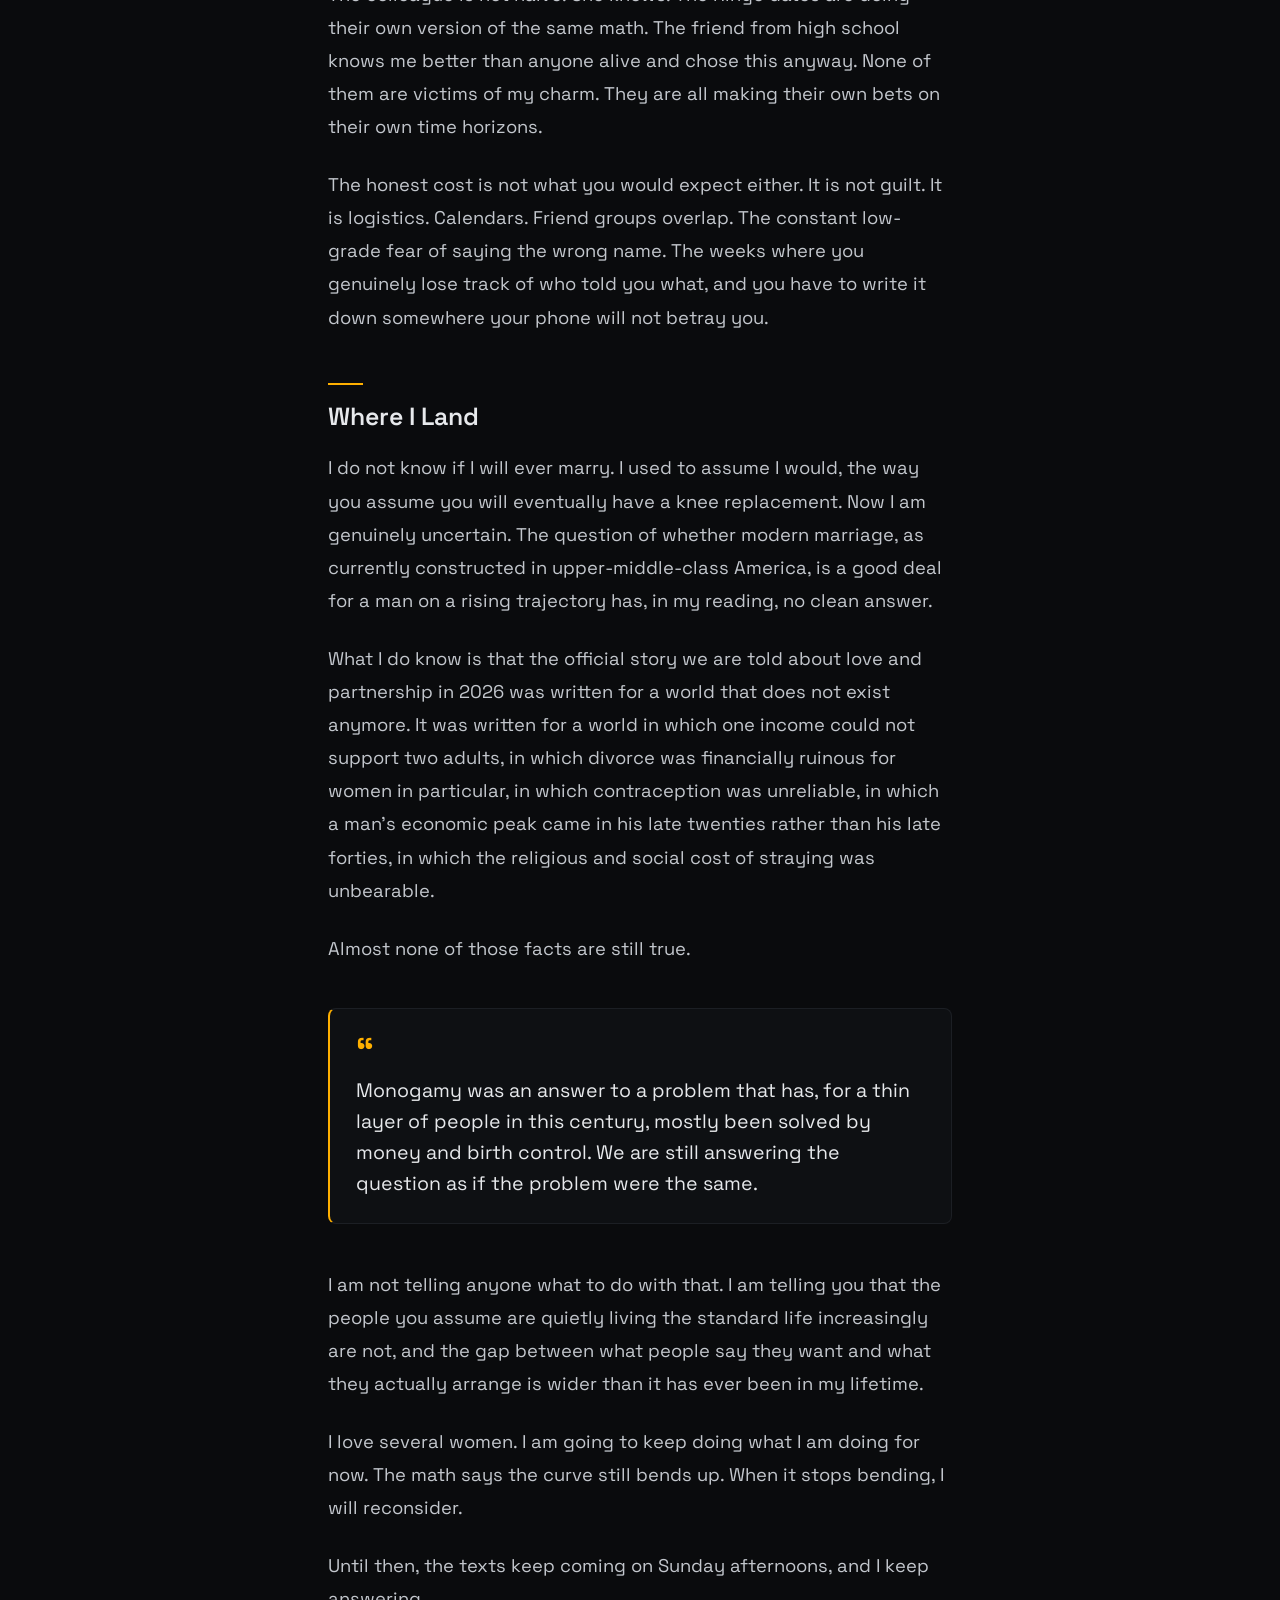
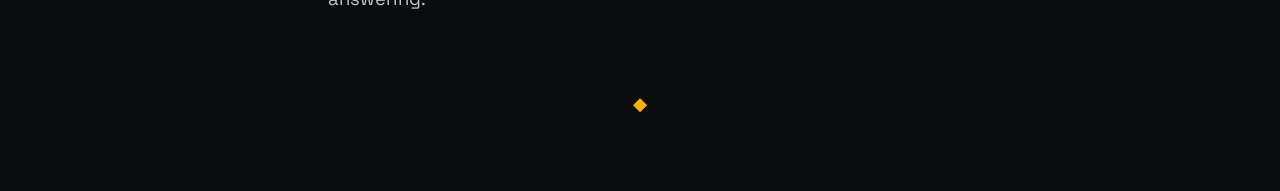
<file: posts/several-women.html>
<!DOCTYPE html>
<html lang="en">
<head>
  <meta charset="UTF-8">
  <meta name="viewport" content="width=device-width, initial-scale=1.0">
  <title>On Wanting Several Women at Once &mdash; JohnPierreBaptiste</title>
  <meta name="description" content="Notes on polygamy, Elon Musk, the long history of harems, and what modern sex and gender dynamics actually look like for a man on a rising trajectory.">
  <meta name="theme-color" content="#0a0b0d">
  <link rel="preconnect" href="https://fonts.googleapis.com">
  <link rel="preconnect" href="https://fonts.gstatic.com" crossorigin>
  <link href="https://fonts.googleapis.com/css2?family=Space+Grotesk:wght@400;500;600;700&family=JetBrains+Mono:wght@400;500;700&display=swap" rel="stylesheet">
  <link rel="stylesheet" href="../styles.css">
  <link rel="icon" href="data:image/svg+xml,<svg xmlns='http://www.w3.org/2000/svg' viewBox='0 0 100 100'><text y='.9em' font-size='90' fill='%23ffb000'>&#10070;</text></svg>">
</head>
<body>
  <nav class="post-nav">
    <a href="../index.html" class="post-back">&larr; Back</a>
    <a href="../index.html" class="nav-logo">JPB</a>
  </nav>
  <article>
    <header class="post-header container">
      <div class="post-meta">
        <span>April 2026</span>
        <span>7 min read</span>
      </div>
      <h1 class="post-title">On Wanting Several Women at Once</h1>
    </header>
    <div class="post-body container">
      <p>I am going to say something that offends approximately everyone, so let me draw the lines first. I am not married. I am in my thirties. The women in my life right now include an ex who still texts me on Sunday afternoons, a colleague who finds reasons to come by my desk, three women I met on Hinge over the last six months, and a friend from high school who became something more about a year ago and then quietly stayed there.</p>

      <p>I love several of them. Not equally. Not in the same shape. But I love them.</p>

      <p>And I cannot pick.</p>

      <p>That is the part nobody wants to hear, especially the women themselves. It is not commitment-phobia in the therapy sense. I commit to plenty of things. Funds. Companies. The 5 AM gym. What I cannot commit to is the idea that the next ten years of my life should be allocated to one person while the curve I am on keeps bending up.</p>

      <h2>The Math Nobody Says Out Loud</h2>

      <p>The most useful framework I have come across for dating in your thirties is one almost nobody will state in mixed company. A man's value, in the very specific market of who wants to partner with him, generally compounds with time. Your career is more legible. Your accounts are deeper. You have stories. You have stopped doing the dumber half of what you did at twenty-four. The women who want you at thirty-four are, in most measurable ways, more impressive than the women who wanted you at twenty-four.</p>

      <p>This is not a flex. It is just the demographic reality of how heterosexual dating works on a long enough timeline.</p>

      <p>For women in the same market, the math runs in the other direction. I am not the one who made the rules. I am observing them. You can be furious about it and still it will be true.</p>

      <p>So when a man in my position chooses to commit at thirty-two, he is making a quiet bet that the value he is getting today is the highest value he will ever access. That is a strange thing to wager your life on when every signal in the environment, including the woman from Hinge who matched you last week and the colleague who keeps engineering reasons to walk past your desk, suggests the opposite.</p>

      <p>I am not saying the math is good. I am saying the math is real.</p>

      <h2>Elon</h2>

      <p>It is impossible to write about this honestly in 2026 without writing about Elon Musk. The richest man on the planet has, at last public count, somewhere between eleven and fourteen children with several different women, some of whom were never his romantic partners in any traditional sense. He selects mothers. He invites them into a kind of distributed household. He has reportedly offered women significant money to bear his children. He does not pretend any of this is monogamous.</p>

      <p>The interesting thing is not that Elon is doing this. The interesting thing is that nothing happens. He gets richer. The companies keep working. The women keep agreeing. There is a Twitter cycle of outrage every six months and then it dies out, because nobody can articulate which rule he is actually breaking.</p>

      <p>Compare that to a low-income man with three children by three women in a different zip code. We have a whole vocabulary of contempt for him. We do not have one for Elon.</p>

      <p>The honest read is that monogamy was never a moral position to begin with. It was a resource allocation strategy in a pre-industrial world where one man could not feed thirty children and one woman could not raise them alone. The morality got bolted on top of the economics later, the way it always does. Take the economics away, which is what extreme wealth and modern reproductive technology do, and the morality starts to look like a costume.</p>

      <h2>Harems</h2>

      <p>The word harem makes Americans uncomfortable, partly because of its specific historical baggage and partly because we like to pretend our own arrangements were never like that. They often were. Solomon, the wise king of the Old Testament, allegedly had seven hundred wives and three hundred concubines and no preacher I ever heard wanted to deal with that verse on a Sunday morning. The Ottoman sultans built entire architectural complexes to house theirs. The emperors of China formalized the rankings inside them. The Mughal courts. The Aztec elite. Pre-Christian Ireland. The big men of pretty much every successful pre-modern civilization.</p>

      <p>What is striking when you read the actual histories is how administratively normal these arrangements were. The harem was not, in most cases, a den of pure sensual indulgence. It was a parallel court. It had budgets. It had political factions. The women inside it had real power, sometimes more than the men outside it. The mother of the sultan was often the most influential person in the empire.</p>

      <p>What changed is not human nature. What changed is the ability of one elite man to extract enough surplus from his society to maintain dozens of women and their children at the standard they expected. Industrial capitalism flattened that for a few centuries. Late-stage tech wealth is unflattening it.</p>

      <p>Look at Silicon Valley right now. Founders openly discuss having multiple long-term partners. The polyamory scene in the Bay Area is dense with people who pull FAANG salaries, which is not a coincidence. Once you can rent four bedrooms in Atherton without flinching, the constraints that made monogamy practical begin to evaporate. The Berlin scene works the same way. So does Manhattan, quieter, behind doormen.</p>

      <p>I am not arguing this is good. I am arguing it is happening, and that the people pretending it is not happening are reading the wrong newspapers.</p>

      <h2>What I Have Actually Learned</h2>

      <p>The clean version of this essay would now pivot to a redemption arc. I would tell you that, through some painful incident, I learned what I really wanted was one person and a quiet life. I would tie it up. The reader would feel reassured.</p>

      <p>I am not going to do that, because it would be a lie.</p>

      <p>What I have actually learned, sleeping with and loving several women across this current chapter, is that the standard cultural script about how men feel about this is largely fiction. I do not feel hollowed out. I do not feel like I am missing something. I feel, on most mornings, like a man who has built a life that finally rewards the effort of the previous decade. The women in it are not interchangeable. They are not even, individually, replaceable. Each of them is a specific person I would mourn losing.</p>

      <p>What I have also learned is that the women involved are far more rational about this than the culture admits. The ex still texts because she is also figuring out what she wants and I am a known quantity. The colleague is not naive. She knows. The Hinge dates are doing their own version of the same math. The friend from high school knows me better than anyone alive and chose this anyway. None of them are victims of my charm. They are all making their own bets on their own time horizons.</p>

      <p>The honest cost is not what you would expect either. It is not guilt. It is logistics. Calendars. Friend groups overlap. The constant low-grade fear of saying the wrong name. The weeks where you genuinely lose track of who told you what, and you have to write it down somewhere your phone will not betray you.</p>

      <h2>Where I Land</h2>

      <p>I do not know if I will ever marry. I used to assume I would, the way you assume you will eventually have a knee replacement. Now I am genuinely uncertain. The question of whether modern marriage, as currently constructed in upper-middle-class America, is a good deal for a man on a rising trajectory has, in my reading, no clean answer.</p>

      <p>What I do know is that the official story we are told about love and partnership in 2026 was written for a world that does not exist anymore. It was written for a world in which one income could not support two adults, in which divorce was financially ruinous for women in particular, in which contraception was unreliable, in which a man's economic peak came in his late twenties rather than his late forties, in which the religious and social cost of straying was unbearable.</p>

      <p>Almost none of those facts are still true.</p>

      <blockquote>
        <p>Monogamy was an answer to a problem that has, for a thin layer of people in this century, mostly been solved by money and birth control. We are still answering the question as if the problem were the same.</p>
      </blockquote>

      <p>I am not telling anyone what to do with that. I am telling you that the people you assume are quietly living the standard life increasingly are not, and the gap between what people say they want and what they actually arrange is wider than it has ever been in my lifetime.</p>

      <p>I love several women. I am going to keep doing what I am doing for now. The math says the curve still bends up. When it stops bending, I will reconsider.</p>

      <p>Until then, the texts keep coming on Sunday afternoons, and I keep answering.</p>
    </div>
    <div class="post-end-mark container">
      <span>&#9670;</span>
    </div>
  </article>
  <script src="../script.js"></script>
</body>
</html>
</file>
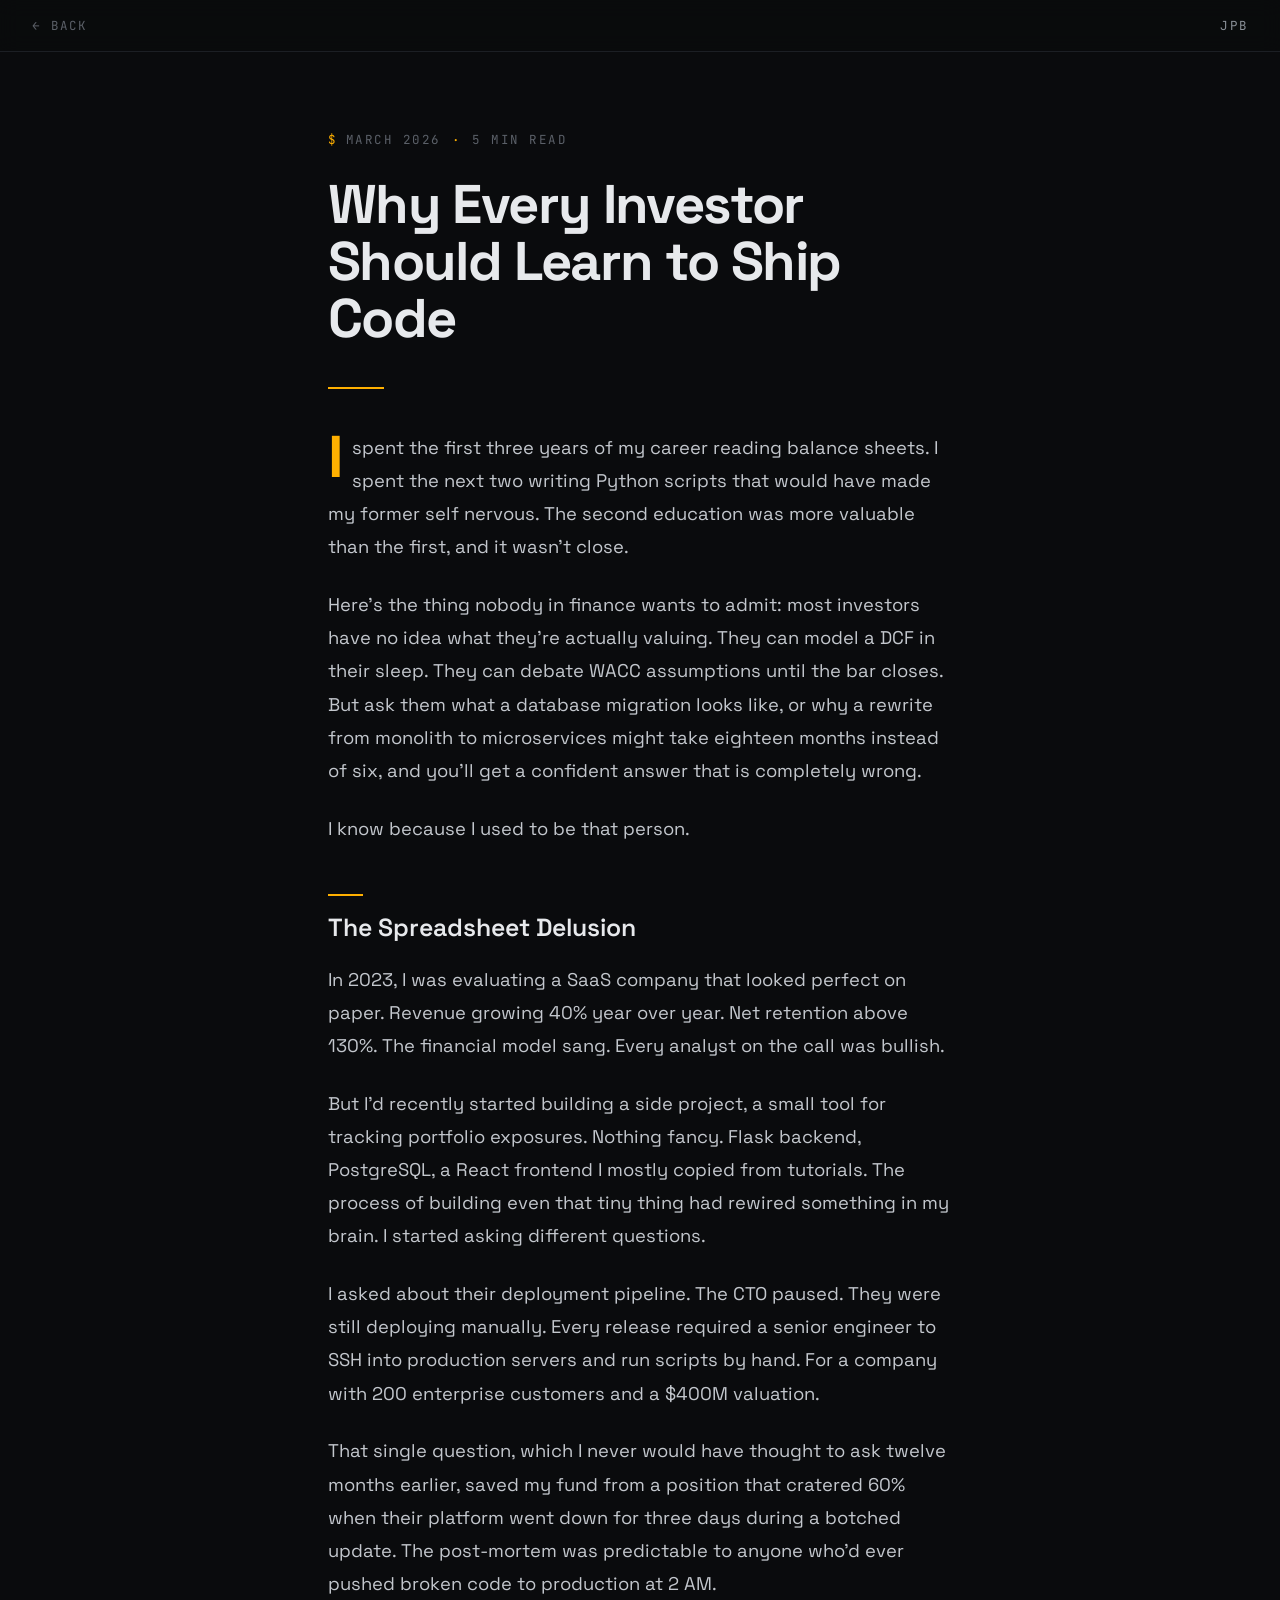
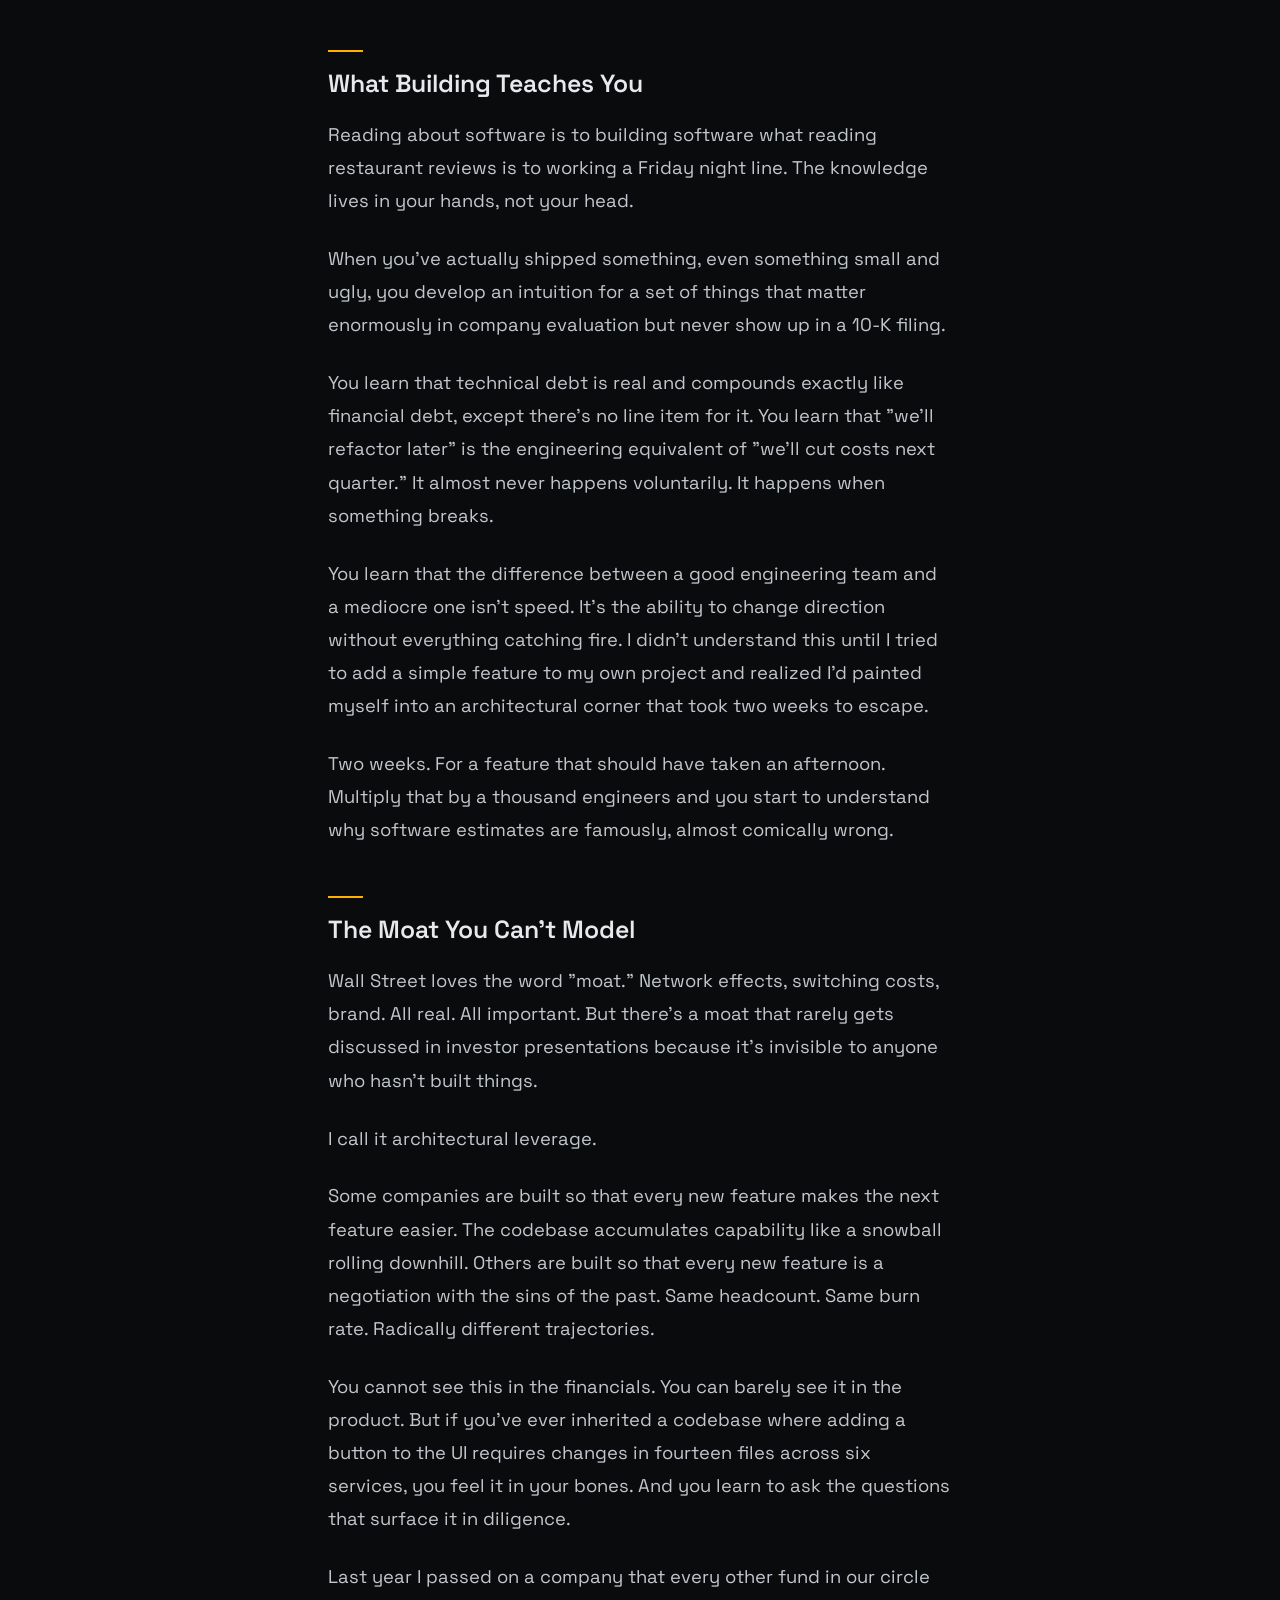
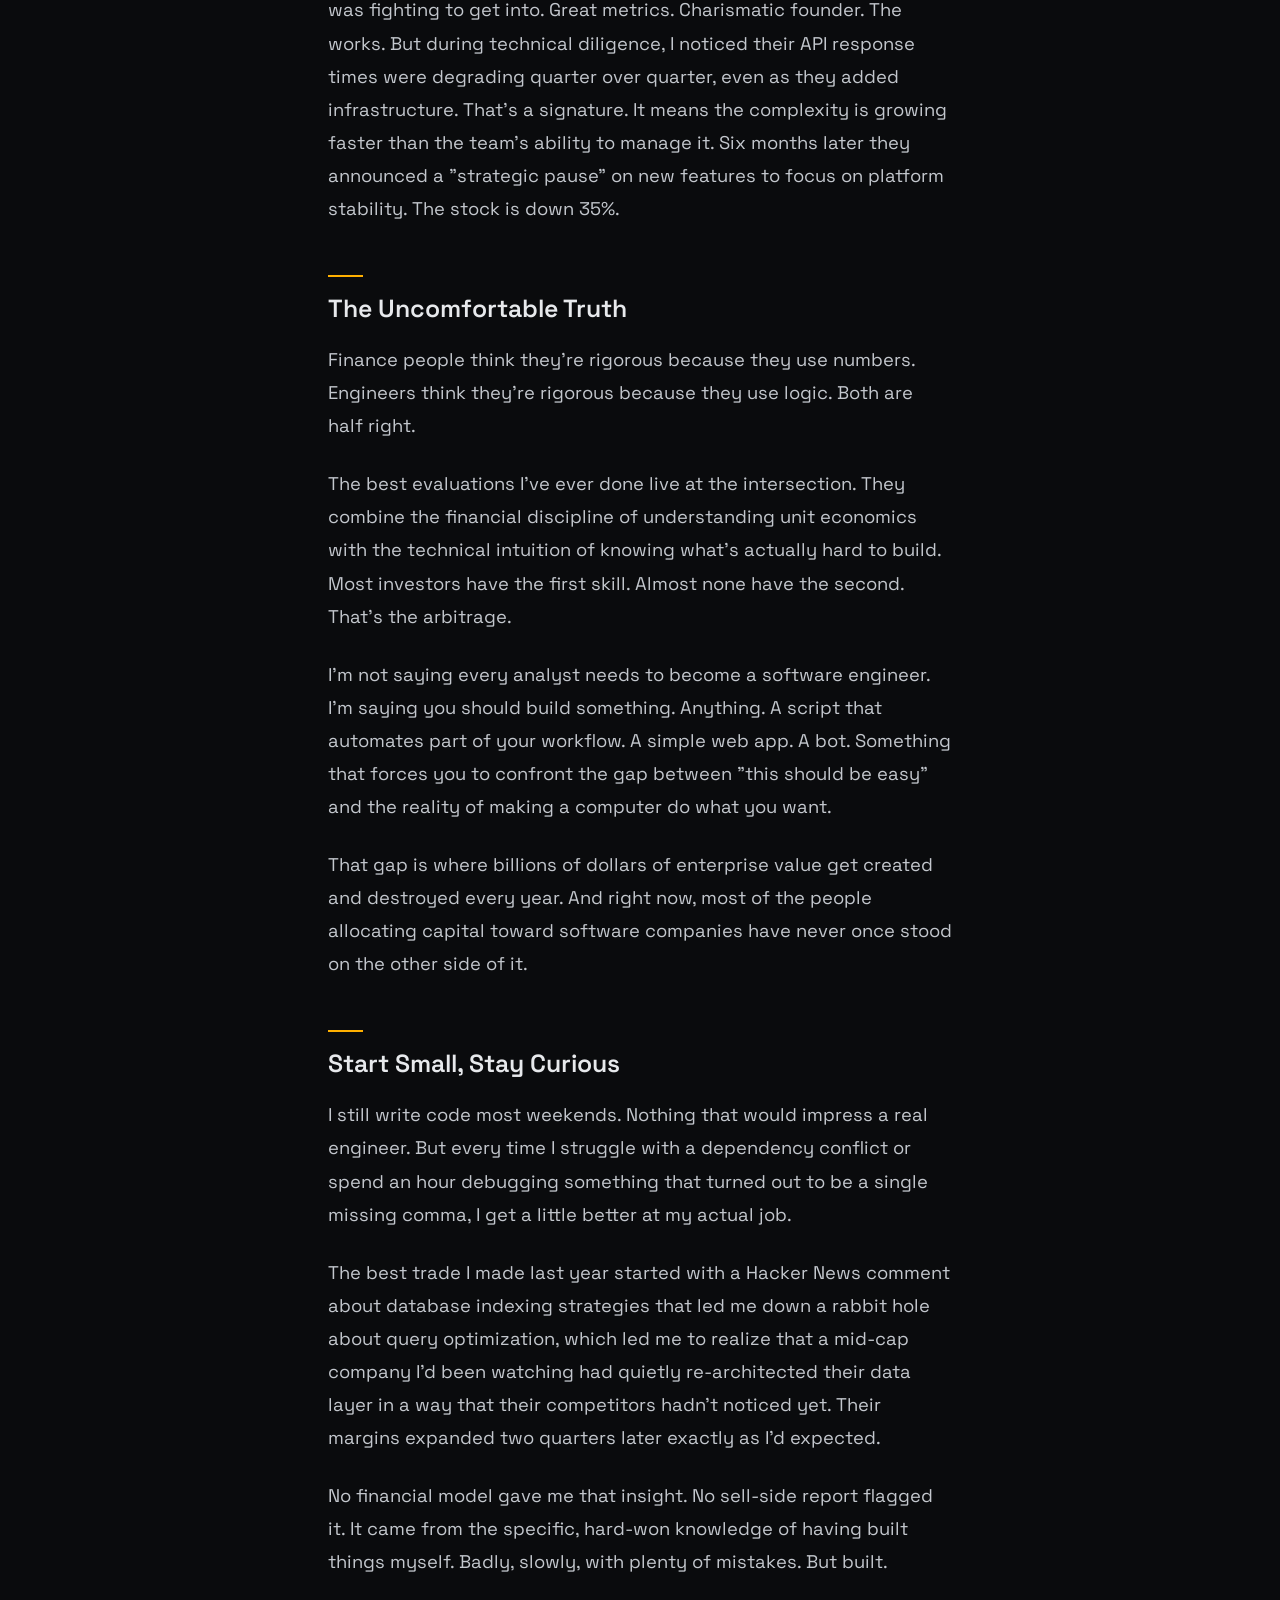
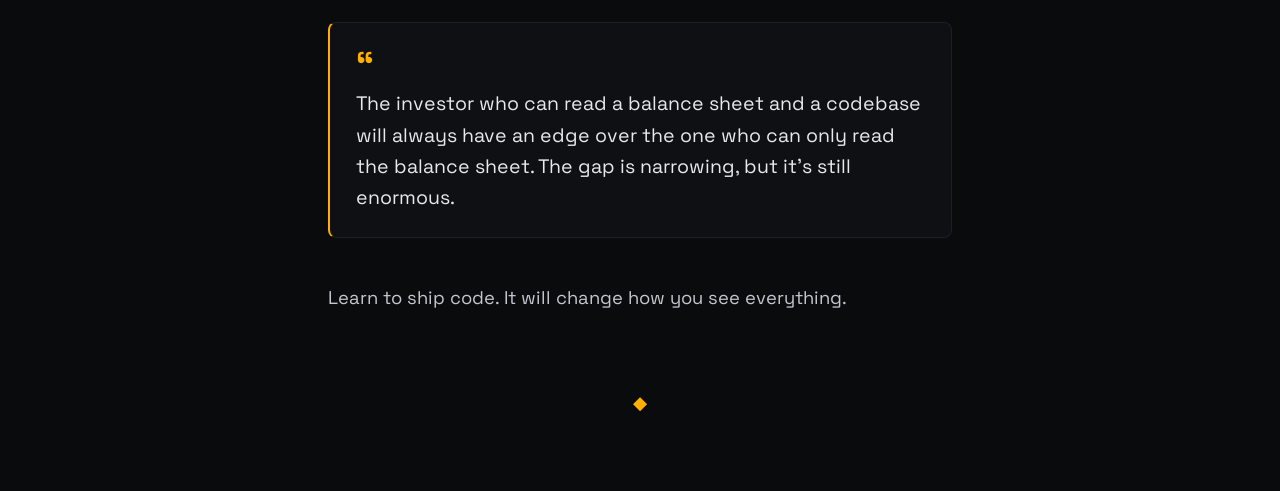
<file: posts/ship-code.html>
<!DOCTYPE html>
<html lang="en">
<head>
  <meta charset="UTF-8">
  <meta name="viewport" content="width=device-width, initial-scale=1.0">
  <title>Why Every Investor Should Learn to Ship Code — JohnPierreBaptiste</title>
  <meta name="description" content="Building software changed how I evaluate companies. Here's what finance gets wrong about engineering, and what engineers get wrong about finance.">
  <meta name="theme-color" content="#0a0b0d">
  <link rel="preconnect" href="https://fonts.googleapis.com">
  <link rel="preconnect" href="https://fonts.gstatic.com" crossorigin>
  <link href="https://fonts.googleapis.com/css2?family=Space+Grotesk:wght@400;500;600;700&family=JetBrains+Mono:wght@400;500;700&display=swap" rel="stylesheet">
  <link rel="stylesheet" href="../styles.css">
  <link rel="icon" href="data:image/svg+xml,<svg xmlns='http://www.w3.org/2000/svg' viewBox='0 0 100 100'><text y='.9em' font-size='90' fill='%23ffb000'>&#10070;</text></svg>">
</head>
<body>
  <nav class="post-nav">
    <a href="../index.html" class="post-back">&larr; Back</a>
    <a href="../index.html" class="nav-logo">JPB</a>
  </nav>
  <article>
    <header class="post-header container">
      <div class="post-meta">
        <span>March 2026</span>
        <span>5 min read</span>
      </div>
      <h1 class="post-title">Why Every Investor Should Learn to Ship Code</h1>
    </header>
    <div class="post-body container">
      <p>I spent the first three years of my career reading balance sheets. I spent the next two writing Python scripts that would have made my former self nervous. The second education was more valuable than the first, and it wasn't close.</p>

      <p>Here's the thing nobody in finance wants to admit: most investors have no idea what they're actually valuing. They can model a DCF in their sleep. They can debate WACC assumptions until the bar closes. But ask them what a database migration looks like, or why a rewrite from monolith to microservices might take eighteen months instead of six, and you'll get a confident answer that is completely wrong.</p>

      <p>I know because I used to be that person.</p>

      <h2>The Spreadsheet Delusion</h2>

      <p>In 2023, I was evaluating a SaaS company that looked perfect on paper. Revenue growing 40% year over year. Net retention above 130%. The financial model sang. Every analyst on the call was bullish.</p>

      <p>But I'd recently started building a side project, a small tool for tracking portfolio exposures. Nothing fancy. Flask backend, PostgreSQL, a React frontend I mostly copied from tutorials. The process of building even that tiny thing had rewired something in my brain. I started asking different questions.</p>

      <p>I asked about their deployment pipeline. The CTO paused. They were still deploying manually. Every release required a senior engineer to SSH into production servers and run scripts by hand. For a company with 200 enterprise customers and a $400M valuation.</p>

      <p>That single question, which I never would have thought to ask twelve months earlier, saved my fund from a position that cratered 60% when their platform went down for three days during a botched update. The post-mortem was predictable to anyone who'd ever pushed broken code to production at 2 AM.</p>

      <h2>What Building Teaches You</h2>

      <p>Reading about software is to building software what reading restaurant reviews is to working a Friday night line. The knowledge lives in your hands, not your head.</p>

      <p>When you've actually shipped something, even something small and ugly, you develop an intuition for a set of things that matter enormously in company evaluation but never show up in a 10-K filing.</p>

      <p>You learn that technical debt is real and compounds exactly like financial debt, except there's no line item for it. You learn that "we'll refactor later" is the engineering equivalent of "we'll cut costs next quarter." It almost never happens voluntarily. It happens when something breaks.</p>

      <p>You learn that the difference between a good engineering team and a mediocre one isn't speed. It's the ability to change direction without everything catching fire. I didn't understand this until I tried to add a simple feature to my own project and realized I'd painted myself into an architectural corner that took two weeks to escape.</p>

      <p>Two weeks. For a feature that should have taken an afternoon. Multiply that by a thousand engineers and you start to understand why software estimates are famously, almost comically wrong.</p>

      <h2>The Moat You Can't Model</h2>

      <p>Wall Street loves the word "moat." Network effects, switching costs, brand. All real. All important. But there's a moat that rarely gets discussed in investor presentations because it's invisible to anyone who hasn't built things.</p>

      <p>I call it architectural leverage.</p>

      <p>Some companies are built so that every new feature makes the next feature easier. The codebase accumulates capability like a snowball rolling downhill. Others are built so that every new feature is a negotiation with the sins of the past. Same headcount. Same burn rate. Radically different trajectories.</p>

      <p>You cannot see this in the financials. You can barely see it in the product. But if you've ever inherited a codebase where adding a button to the UI requires changes in fourteen files across six services, you feel it in your bones. And you learn to ask the questions that surface it in diligence.</p>

      <p>Last year I passed on a company that every other fund in our circle was fighting to get into. Great metrics. Charismatic founder. The works. But during technical diligence, I noticed their API response times were degrading quarter over quarter, even as they added infrastructure. That's a signature. It means the complexity is growing faster than the team's ability to manage it. Six months later they announced a "strategic pause" on new features to focus on platform stability. The stock is down 35%.</p>

      <h2>The Uncomfortable Truth</h2>

      <p>Finance people think they're rigorous because they use numbers. Engineers think they're rigorous because they use logic. Both are half right.</p>

      <p>The best evaluations I've ever done live at the intersection. They combine the financial discipline of understanding unit economics with the technical intuition of knowing what's actually hard to build. Most investors have the first skill. Almost none have the second. That's the arbitrage.</p>

      <p>I'm not saying every analyst needs to become a software engineer. I'm saying you should build something. Anything. A script that automates part of your workflow. A simple web app. A bot. Something that forces you to confront the gap between "this should be easy" and the reality of making a computer do what you want.</p>

      <p>That gap is where billions of dollars of enterprise value get created and destroyed every year. And right now, most of the people allocating capital toward software companies have never once stood on the other side of it.</p>

      <h2>Start Small, Stay Curious</h2>

      <p>I still write code most weekends. Nothing that would impress a real engineer. But every time I struggle with a dependency conflict or spend an hour debugging something that turned out to be a single missing comma, I get a little better at my actual job.</p>

      <p>The best trade I made last year started with a Hacker News comment about database indexing strategies that led me down a rabbit hole about query optimization, which led me to realize that a mid-cap company I'd been watching had quietly re-architected their data layer in a way that their competitors hadn't noticed yet. Their margins expanded two quarters later exactly as I'd expected.</p>

      <p>No financial model gave me that insight. No sell-side report flagged it. It came from the specific, hard-won knowledge of having built things myself. Badly, slowly, with plenty of mistakes. But built.</p>

      <blockquote>
        <p>The investor who can read a balance sheet and a codebase will always have an edge over the one who can only read the balance sheet. The gap is narrowing, but it's still enormous.</p>
      </blockquote>

      <p>Learn to ship code. It will change how you see everything.</p>
    </div>
    <div class="post-end-mark container">
      <span>&#9670;</span>
    </div>
  </article>
  <script src="../script.js"></script>
</body>
</html>
</file>
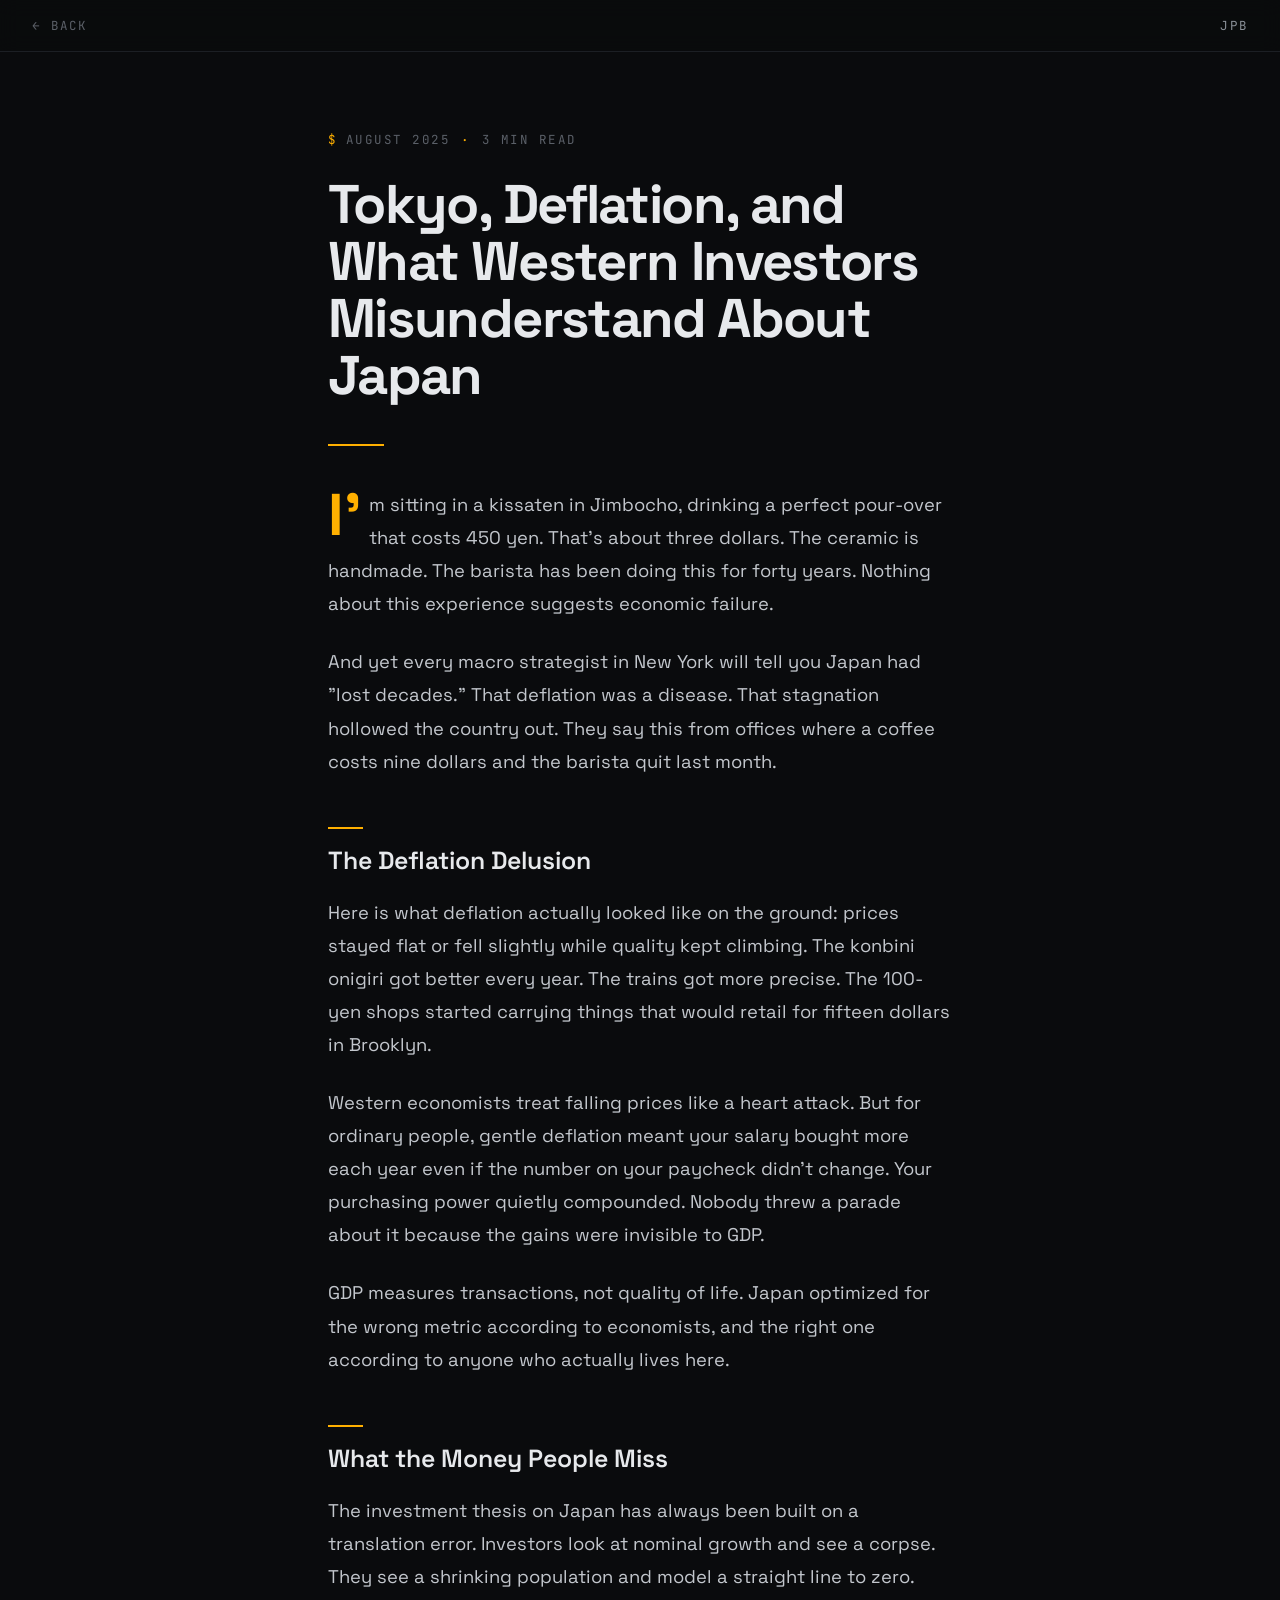
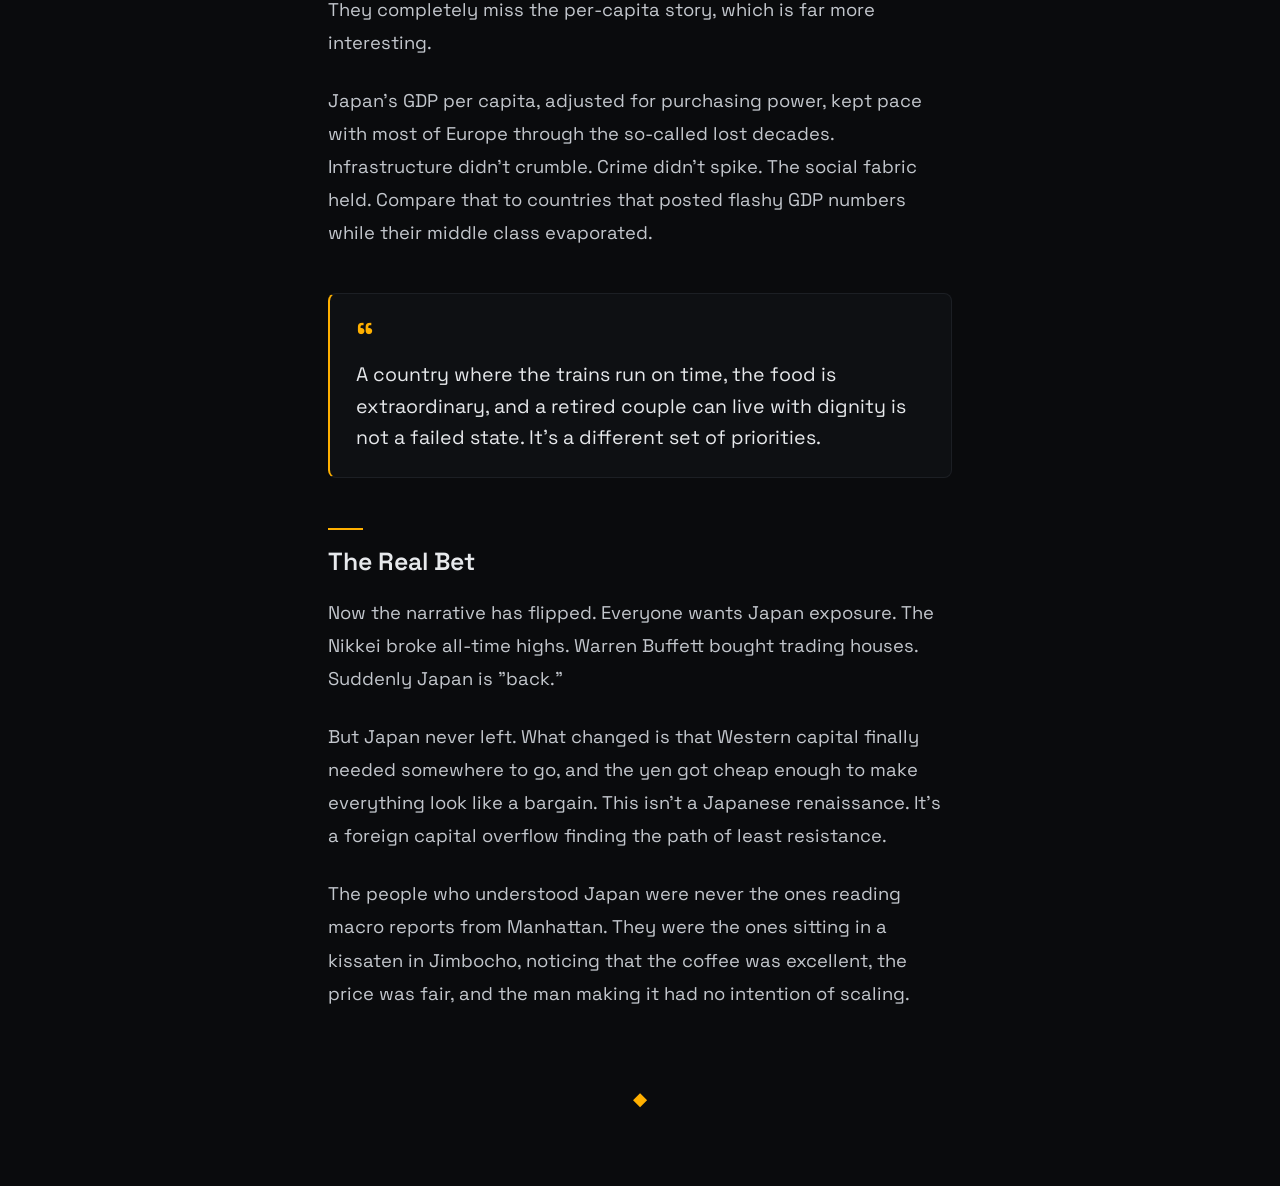
<file: posts/tokyo-japan.html>
<!DOCTYPE html>
<html lang="en">
<head>
  <meta charset="UTF-8">
  <meta name="viewport" content="width=device-width, initial-scale=1.0">
  <title>Tokyo, Deflation, and What Western Investors Misunderstand About Japan — JohnPierreBaptiste</title>
  <meta name="description" content="Observations from the ground in Tokyo on why the Western narrative about Japan's lost decades misses the point entirely.">
  <meta name="theme-color" content="#0a0b0d">
  <link rel="preconnect" href="https://fonts.googleapis.com">
  <link rel="preconnect" href="https://fonts.gstatic.com" crossorigin>
  <link href="https://fonts.googleapis.com/css2?family=Space+Grotesk:wght@400;500;600;700&family=JetBrains+Mono:wght@400;500;700&display=swap" rel="stylesheet">
  <link rel="stylesheet" href="../styles.css">
  <link rel="icon" href="data:image/svg+xml,<svg xmlns='http://www.w3.org/2000/svg' viewBox='0 0 100 100'><text y='.9em' font-size='90' fill='%23ffb000'>&#10070;</text></svg>">
</head>
<body>
  <nav class="post-nav">
    <a href="../index.html" class="post-back">&larr; Back</a>
    <a href="../index.html" class="nav-logo">JPB</a>
  </nav>
  <article>
    <header class="post-header container">
      <div class="post-meta">
        <span>August 2025</span>
        <span>3 min read</span>
      </div>
      <h1 class="post-title">Tokyo, Deflation, and What Western Investors Misunderstand About Japan</h1>
    </header>
    <div class="post-body container">
      <p>I'm sitting in a kissaten in Jimbocho, drinking a perfect pour-over that costs 450 yen. That's about three dollars. The ceramic is handmade. The barista has been doing this for forty years. Nothing about this experience suggests economic failure.</p>

      <p>And yet every macro strategist in New York will tell you Japan had "lost decades." That deflation was a disease. That stagnation hollowed the country out. They say this from offices where a coffee costs nine dollars and the barista quit last month.</p>

      <h2>The Deflation Delusion</h2>

      <p>Here is what deflation actually looked like on the ground: prices stayed flat or fell slightly while quality kept climbing. The konbini onigiri got better every year. The trains got more precise. The 100-yen shops started carrying things that would retail for fifteen dollars in Brooklyn.</p>

      <p>Western economists treat falling prices like a heart attack. But for ordinary people, gentle deflation meant your salary bought more each year even if the number on your paycheck didn't change. Your purchasing power quietly compounded. Nobody threw a parade about it because the gains were invisible to GDP.</p>

      <p>GDP measures transactions, not quality of life. Japan optimized for the wrong metric according to economists, and the right one according to anyone who actually lives here.</p>

      <h2>What the Money People Miss</h2>

      <p>The investment thesis on Japan has always been built on a translation error. Investors look at nominal growth and see a corpse. They see a shrinking population and model a straight line to zero. They completely miss the per-capita story, which is far more interesting.</p>

      <p>Japan's GDP per capita, adjusted for purchasing power, kept pace with most of Europe through the so-called lost decades. Infrastructure didn't crumble. Crime didn't spike. The social fabric held. Compare that to countries that posted flashy GDP numbers while their middle class evaporated.</p>

      <blockquote>A country where the trains run on time, the food is extraordinary, and a retired couple can live with dignity is not a failed state. It's a different set of priorities.</blockquote>

      <h2>The Real Bet</h2>

      <p>Now the narrative has flipped. Everyone wants Japan exposure. The Nikkei broke all-time highs. Warren Buffett bought trading houses. Suddenly Japan is "back."</p>

      <p>But Japan never left. What changed is that Western capital finally needed somewhere to go, and the yen got cheap enough to make everything look like a bargain. This isn't a Japanese renaissance. It's a foreign capital overflow finding the path of least resistance.</p>

      <p>The people who understood Japan were never the ones reading macro reports from Manhattan. They were the ones sitting in a kissaten in Jimbocho, noticing that the coffee was excellent, the price was fair, and the man making it had no intention of scaling.</p>
    </div>
    <div class="post-end-mark container">
      <span>&#9670;</span>
    </div>
  </article>
  <script src="../script.js"></script>
</body>
</html>
</file>
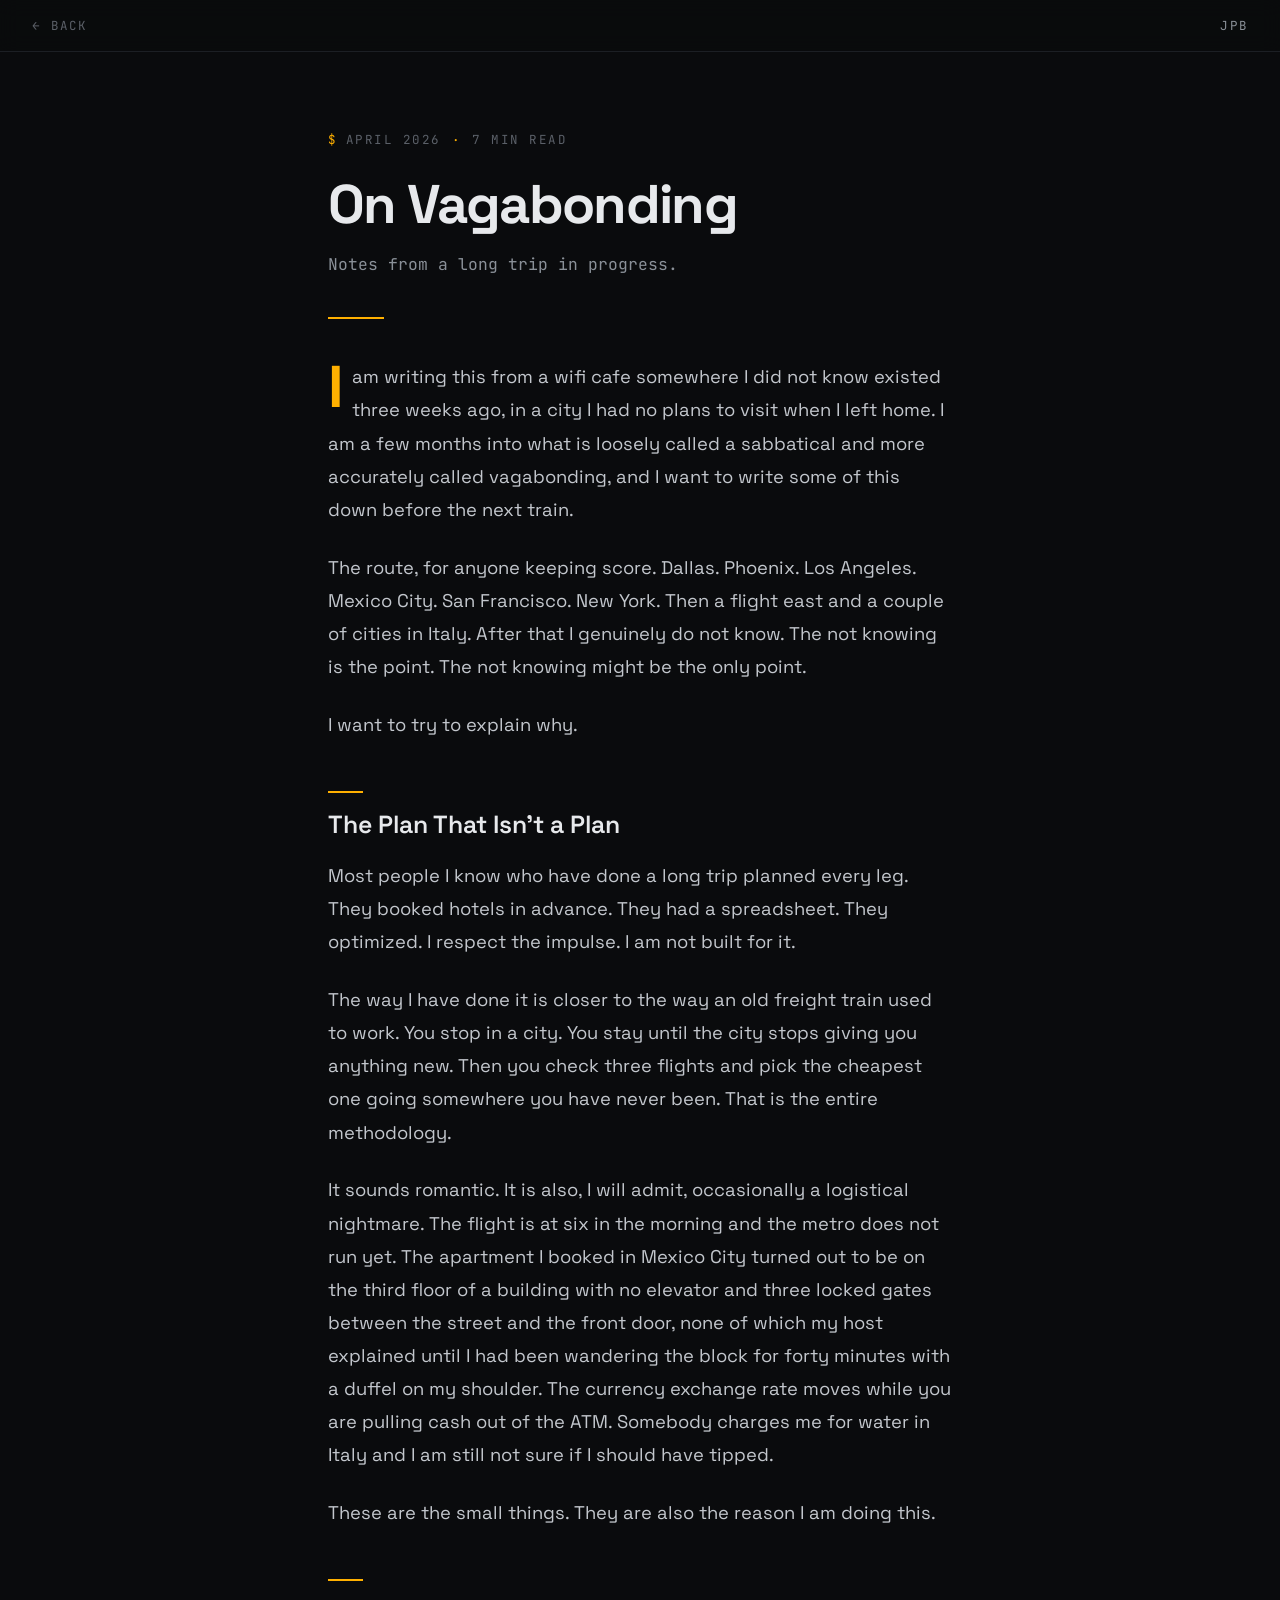
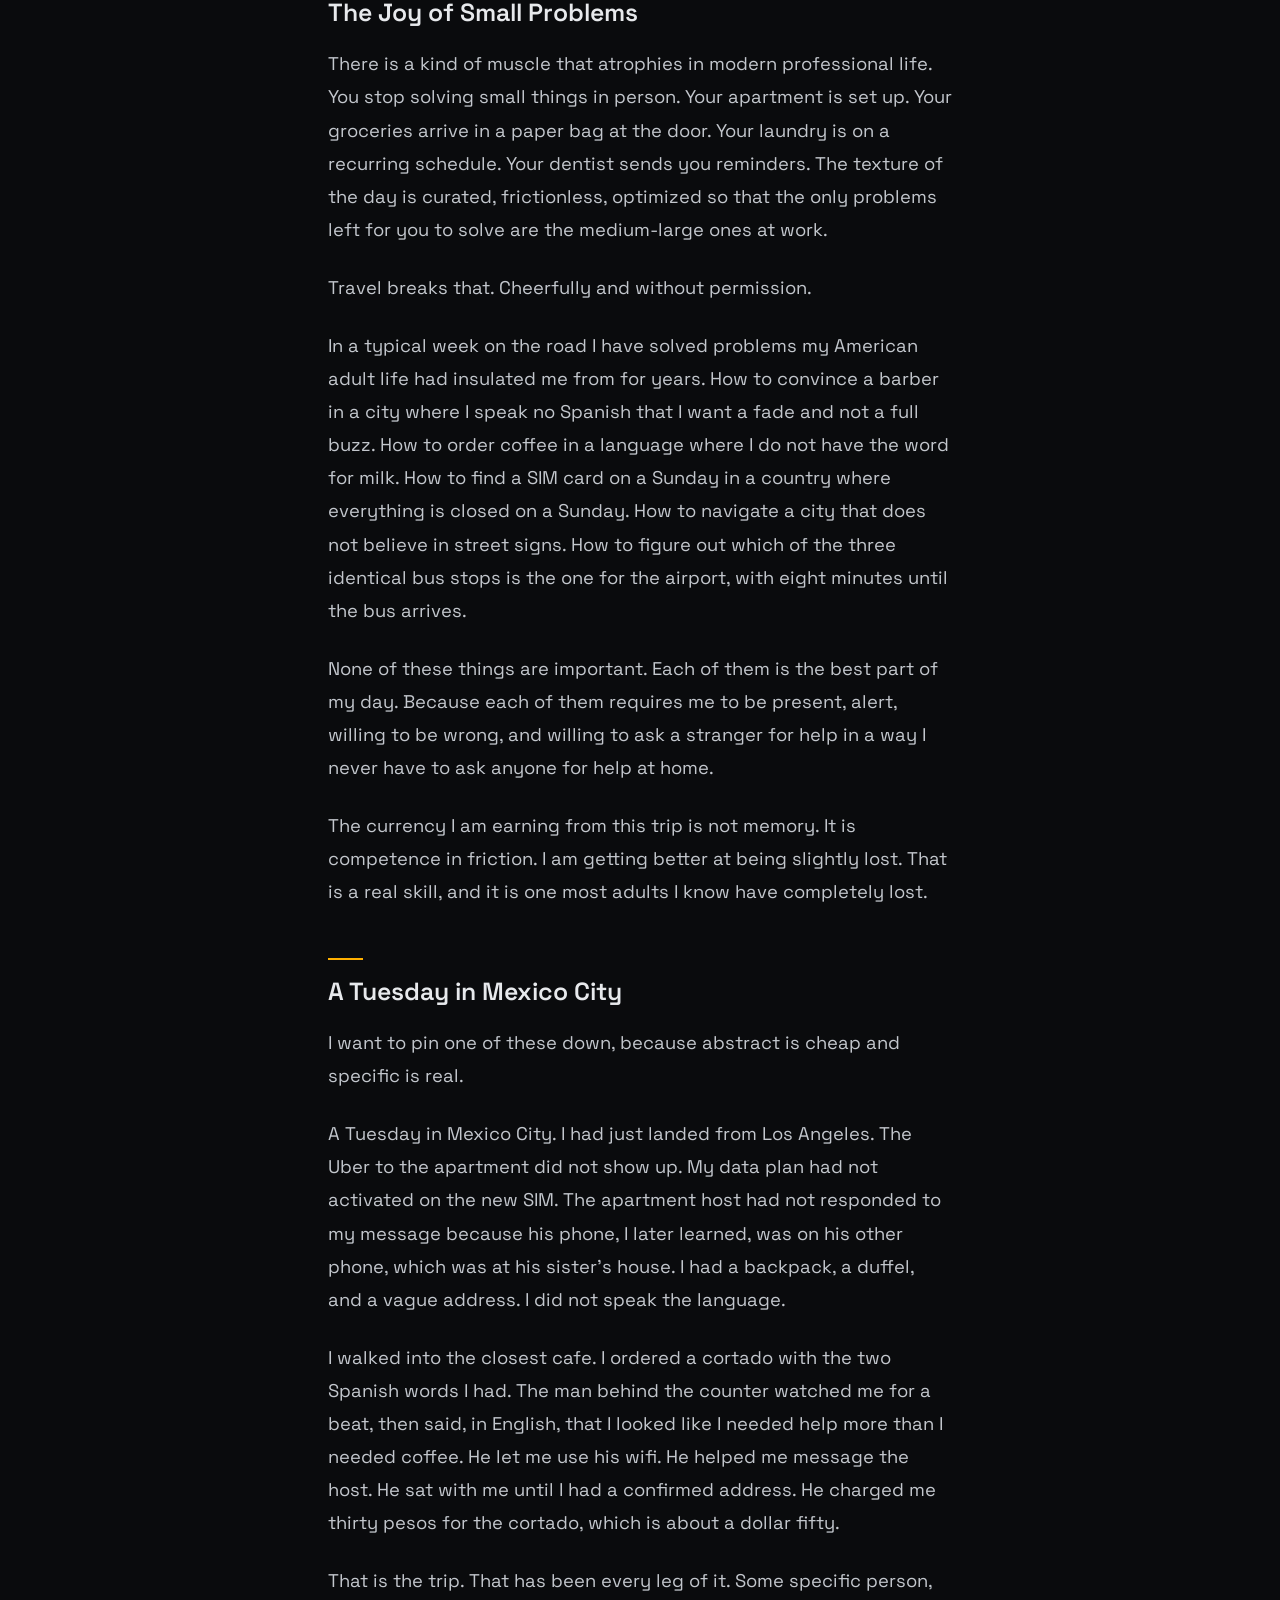
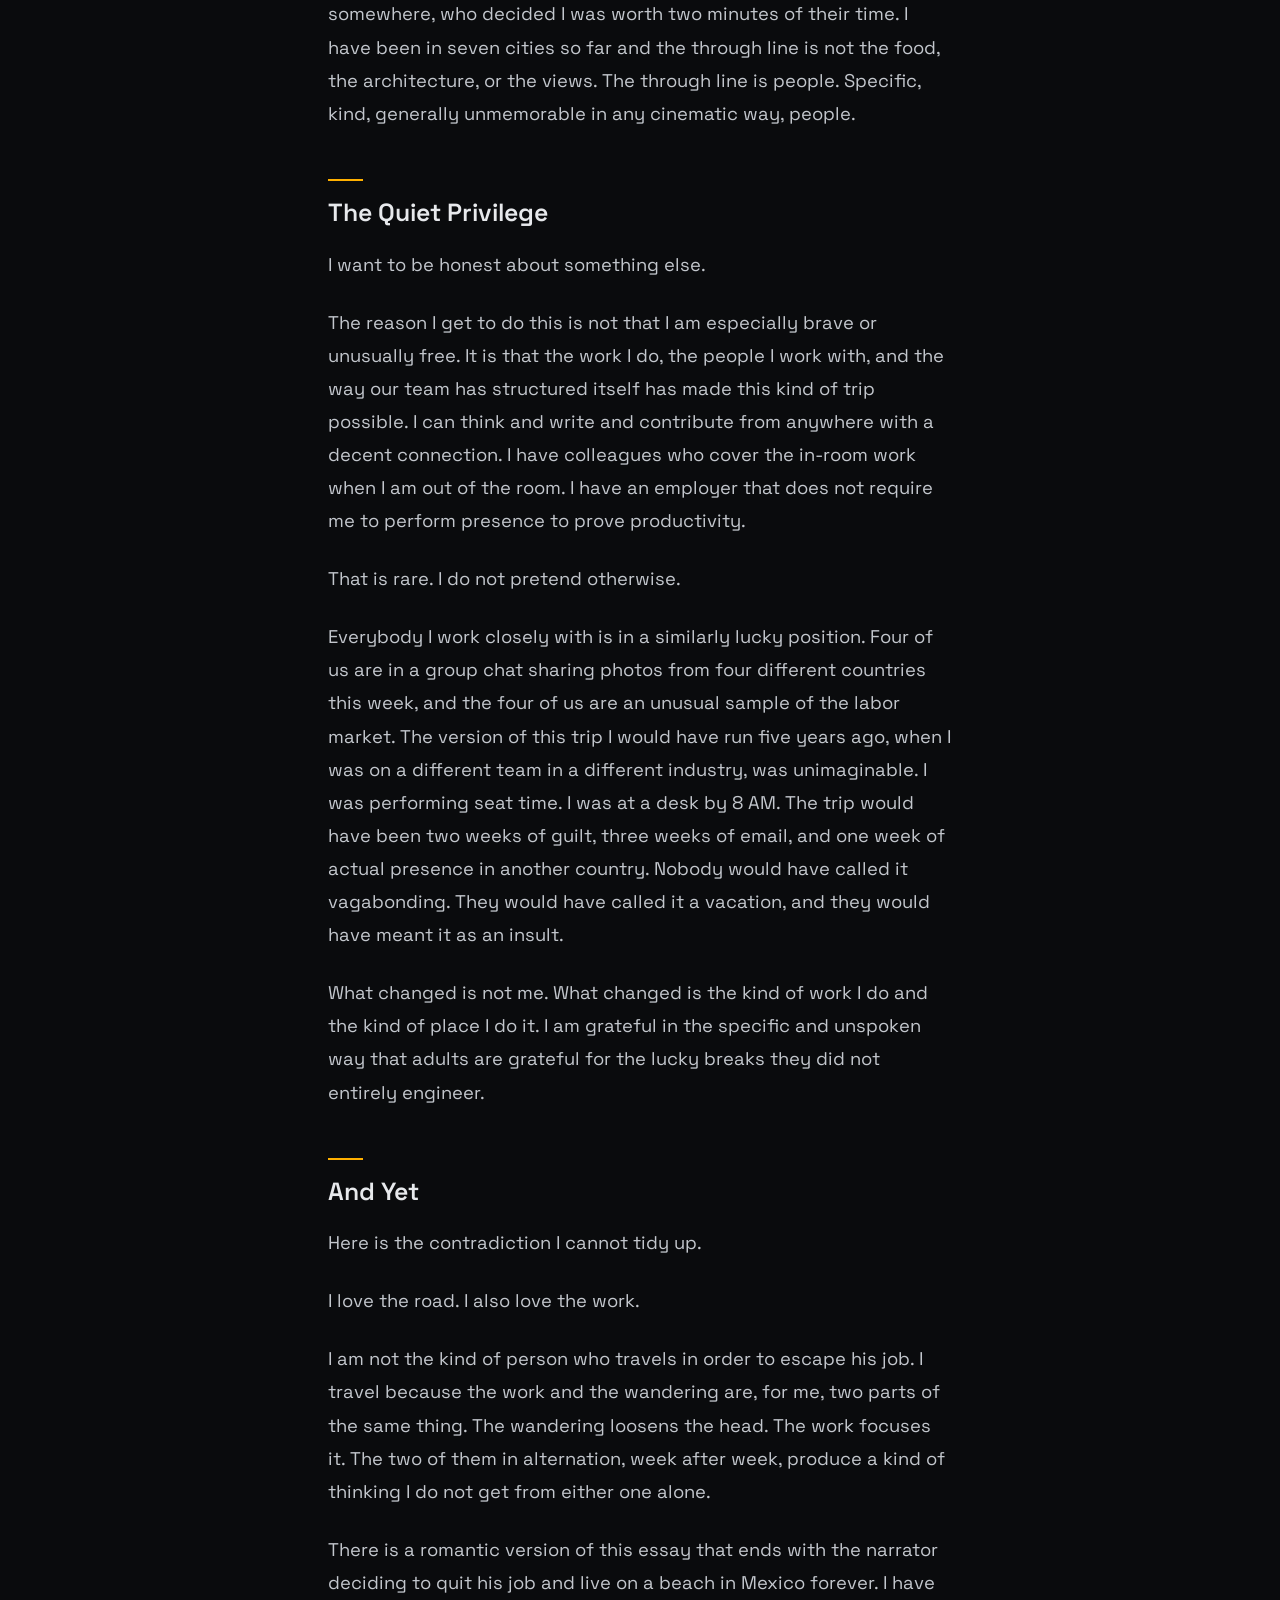
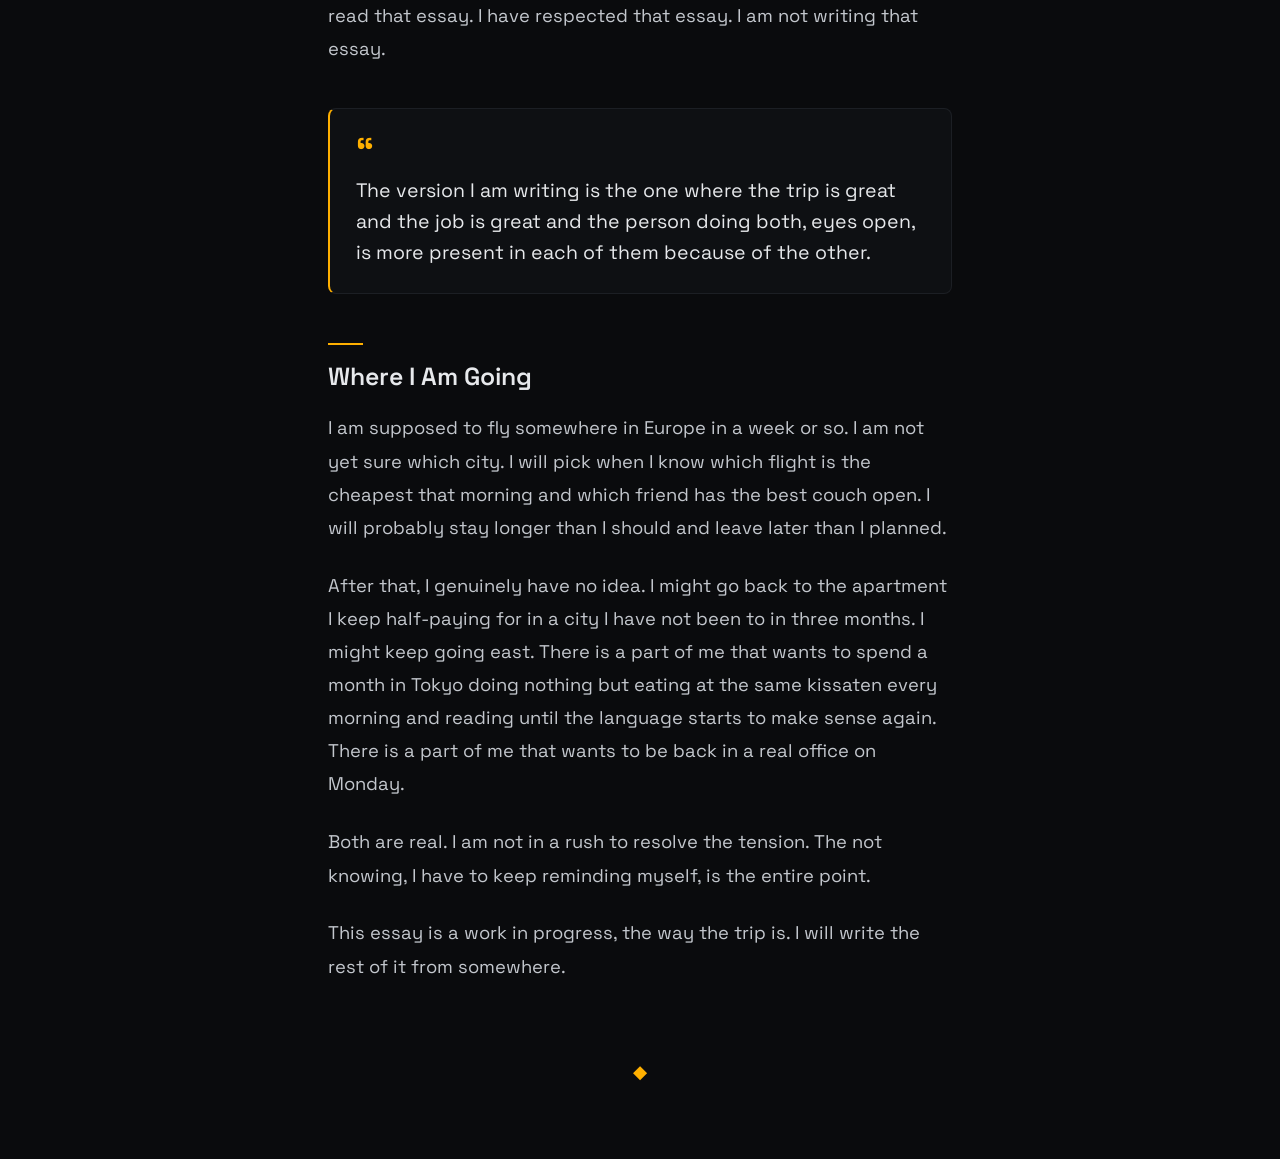
<file: posts/vagabonding.html>
<!DOCTYPE html>
<html lang="en">
<head>
  <meta charset="UTF-8">
  <meta name="viewport" content="width=device-width, initial-scale=1.0">
  <title>On Vagabonding &mdash; JohnPierreBaptiste</title>
  <meta name="description" content="Notes from a long trip in progress. Dallas, Phoenix, LA, Mexico City, SF, New York, Italy, and the cities I have not picked yet. On the small problems, the quiet privilege, and why I still love the work.">
  <meta name="theme-color" content="#0a0b0d">
  <link rel="preconnect" href="https://fonts.googleapis.com">
  <link rel="preconnect" href="https://fonts.gstatic.com" crossorigin>
  <link href="https://fonts.googleapis.com/css2?family=Space+Grotesk:wght@400;500;600;700&family=JetBrains+Mono:wght@400;500;700&display=swap" rel="stylesheet">
  <link rel="stylesheet" href="../styles.css">
  <link rel="icon" href="data:image/svg+xml,<svg xmlns='http://www.w3.org/2000/svg' viewBox='0 0 100 100'><text y='.9em' font-size='90' fill='%23ffb000'>&#10070;</text></svg>">
</head>
<body>
  <nav class="post-nav">
    <a href="../index.html" class="post-back">&larr; Back</a>
    <a href="../index.html" class="nav-logo">JPB</a>
  </nav>
  <article>
    <header class="post-header container">
      <div class="post-meta">
        <span>April 2026</span>
        <span>7 min read</span>
      </div>
      <h1 class="post-title">On Vagabonding</h1>
      <p class="post-subtitle">Notes from a long trip in progress.</p>
    </header>
    <div class="post-body container">
      <p>I am writing this from a wifi cafe somewhere I did not know existed three weeks ago, in a city I had no plans to visit when I left home. I am a few months into what is loosely called a sabbatical and more accurately called vagabonding, and I want to write some of this down before the next train.</p>

      <p>The route, for anyone keeping score. Dallas. Phoenix. Los Angeles. Mexico City. San Francisco. New York. Then a flight east and a couple of cities in Italy. After that I genuinely do not know. The not knowing is the point. The not knowing might be the only point.</p>

      <p>I want to try to explain why.</p>

      <h2>The Plan That Isn't a Plan</h2>

      <p>Most people I know who have done a long trip planned every leg. They booked hotels in advance. They had a spreadsheet. They optimized. I respect the impulse. I am not built for it.</p>

      <p>The way I have done it is closer to the way an old freight train used to work. You stop in a city. You stay until the city stops giving you anything new. Then you check three flights and pick the cheapest one going somewhere you have never been. That is the entire methodology.</p>

      <p>It sounds romantic. It is also, I will admit, occasionally a logistical nightmare. The flight is at six in the morning and the metro does not run yet. The apartment I booked in Mexico City turned out to be on the third floor of a building with no elevator and three locked gates between the street and the front door, none of which my host explained until I had been wandering the block for forty minutes with a duffel on my shoulder. The currency exchange rate moves while you are pulling cash out of the ATM. Somebody charges me for water in Italy and I am still not sure if I should have tipped.</p>

      <p>These are the small things. They are also the reason I am doing this.</p>

      <h2>The Joy of Small Problems</h2>

      <p>There is a kind of muscle that atrophies in modern professional life. You stop solving small things in person. Your apartment is set up. Your groceries arrive in a paper bag at the door. Your laundry is on a recurring schedule. Your dentist sends you reminders. The texture of the day is curated, frictionless, optimized so that the only problems left for you to solve are the medium-large ones at work.</p>

      <p>Travel breaks that. Cheerfully and without permission.</p>

      <p>In a typical week on the road I have solved problems my American adult life had insulated me from for years. How to convince a barber in a city where I speak no Spanish that I want a fade and not a full buzz. How to order coffee in a language where I do not have the word for milk. How to find a SIM card on a Sunday in a country where everything is closed on a Sunday. How to navigate a city that does not believe in street signs. How to figure out which of the three identical bus stops is the one for the airport, with eight minutes until the bus arrives.</p>

      <p>None of these things are important. Each of them is the best part of my day. Because each of them requires me to be present, alert, willing to be wrong, and willing to ask a stranger for help in a way I never have to ask anyone for help at home.</p>

      <p>The currency I am earning from this trip is not memory. It is competence in friction. I am getting better at being slightly lost. That is a real skill, and it is one most adults I know have completely lost.</p>

      <h2>A Tuesday in Mexico City</h2>

      <p>I want to pin one of these down, because abstract is cheap and specific is real.</p>

      <p>A Tuesday in Mexico City. I had just landed from Los Angeles. The Uber to the apartment did not show up. My data plan had not activated on the new SIM. The apartment host had not responded to my message because his phone, I later learned, was on his other phone, which was at his sister's house. I had a backpack, a duffel, and a vague address. I did not speak the language.</p>

      <p>I walked into the closest cafe. I ordered a cortado with the two Spanish words I had. The man behind the counter watched me for a beat, then said, in English, that I looked like I needed help more than I needed coffee. He let me use his wifi. He helped me message the host. He sat with me until I had a confirmed address. He charged me thirty pesos for the cortado, which is about a dollar fifty.</p>

      <p>That is the trip. That has been every leg of it. Some specific person, somewhere, who decided I was worth two minutes of their time. I have been in seven cities so far and the through line is not the food, the architecture, or the views. The through line is people. Specific, kind, generally unmemorable in any cinematic way, people.</p>

      <h2>The Quiet Privilege</h2>

      <p>I want to be honest about something else.</p>

      <p>The reason I get to do this is not that I am especially brave or unusually free. It is that the work I do, the people I work with, and the way our team has structured itself has made this kind of trip possible. I can think and write and contribute from anywhere with a decent connection. I have colleagues who cover the in-room work when I am out of the room. I have an employer that does not require me to perform presence to prove productivity.</p>

      <p>That is rare. I do not pretend otherwise.</p>

      <p>Everybody I work closely with is in a similarly lucky position. Four of us are in a group chat sharing photos from four different countries this week, and the four of us are an unusual sample of the labor market. The version of this trip I would have run five years ago, when I was on a different team in a different industry, was unimaginable. I was performing seat time. I was at a desk by 8 AM. The trip would have been two weeks of guilt, three weeks of email, and one week of actual presence in another country. Nobody would have called it vagabonding. They would have called it a vacation, and they would have meant it as an insult.</p>

      <p>What changed is not me. What changed is the kind of work I do and the kind of place I do it. I am grateful in the specific and unspoken way that adults are grateful for the lucky breaks they did not entirely engineer.</p>

      <h2>And Yet</h2>

      <p>Here is the contradiction I cannot tidy up.</p>

      <p>I love the road. I also love the work.</p>

      <p>I am not the kind of person who travels in order to escape his job. I travel because the work and the wandering are, for me, two parts of the same thing. The wandering loosens the head. The work focuses it. The two of them in alternation, week after week, produce a kind of thinking I do not get from either one alone.</p>

      <p>There is a romantic version of this essay that ends with the narrator deciding to quit his job and live on a beach in Mexico forever. I have read that essay. I have respected that essay. I am not writing that essay.</p>

      <blockquote>
        <p>The version I am writing is the one where the trip is great and the job is great and the person doing both, eyes open, is more present in each of them because of the other.</p>
      </blockquote>

      <h2>Where I Am Going</h2>

      <p>I am supposed to fly somewhere in Europe in a week or so. I am not yet sure which city. I will pick when I know which flight is the cheapest that morning and which friend has the best couch open. I will probably stay longer than I should and leave later than I planned.</p>

      <p>After that, I genuinely have no idea. I might go back to the apartment I keep half-paying for in a city I have not been to in three months. I might keep going east. There is a part of me that wants to spend a month in Tokyo doing nothing but eating at the same kissaten every morning and reading until the language starts to make sense again. There is a part of me that wants to be back in a real office on Monday.</p>

      <p>Both are real. I am not in a rush to resolve the tension. The not knowing, I have to keep reminding myself, is the entire point.</p>

      <p>This essay is a work in progress, the way the trip is. I will write the rest of it from somewhere.</p>
    </div>
    <div class="post-end-mark container">
      <span>&#9670;</span>
    </div>
  </article>
  <script src="../script.js"></script>
</body>
</html>
</file>
<file: styles.css>
/* ============================================================
   John Pierre Baptiste — Essay pages
   Dark terminal aesthetic, matched to the homepage.
   Space Grotesk + JetBrains Mono, amber & green on near-black.
   ============================================================ */

:root {
  --bg: #0a0b0d;
  --panel: #0e1013;
  --line: #1c1f24;
  --text: #e7e9ec;
  --read: #c3c7cd;
  --muted: #8a9098;
  --dim: #5b6068;
  --amber: #ffb000;
  --green: #4ade80;
  --mono: 'JetBrains Mono', ui-monospace, 'SF Mono', Menlo, monospace;
  --sans: 'Space Grotesk', system-ui, sans-serif;
  --measure: 42rem;
}

*, *::before, *::after {
  margin: 0;
  padding: 0;
  box-sizing: border-box;
}

html {
  background: var(--bg);
  scroll-behavior: smooth;
  -webkit-text-size-adjust: 100%;
}

body {
  font-family: var(--sans);
  font-size: 1.0625rem;
  line-height: 1.7;
  color: var(--text);
  background: var(--bg);
  -webkit-font-smoothing: antialiased;
  text-rendering: optimizeLegibility;
}

::selection {
  background: var(--amber);
  color: #0a0b0d;
}

a {
  color: inherit;
  text-decoration: none;
}

a:focus-visible {
  outline: 2px solid var(--amber);
  outline-offset: 3px;
}

.container {
  max-width: 64rem;
  margin: 0 auto;
  padding: 0 1.5rem;
}

/* ------------------------------------------------------------
   Top nav — mirrors the homepage topbar
   ------------------------------------------------------------ */

.post-nav {
  position: sticky;
  top: 0;
  z-index: 20;
  display: flex;
  justify-content: space-between;
  align-items: center;
  padding: 15px 32px;
  border-bottom: 1px solid var(--line);
  background: rgba(10, 11, 13, 0.82);
  backdrop-filter: blur(10px);
  -webkit-backdrop-filter: blur(10px);
}

.post-back {
  font-family: var(--mono);
  font-size: 12.5px;
  letter-spacing: 0.1em;
  text-transform: uppercase;
  color: var(--dim);
  transition: color 0.15s ease;
}

.post-back:hover {
  color: var(--amber);
}

.post-nav .nav-logo {
  font-family: var(--mono);
  font-size: 12.5px;
  letter-spacing: 0.1em;
  color: var(--muted);
  transition: color 0.15s ease;
}

.post-nav .nav-logo:hover {
  color: var(--amber);
}

/* ------------------------------------------------------------
   Essay header
   ------------------------------------------------------------ */

.post-header {
  max-width: var(--measure);
  margin: 0 auto;
  padding: clamp(3rem, 6vw, 5rem) 1.5rem 0;
}

.post-meta {
  display: flex;
  font-family: var(--mono);
  font-size: 12.5px;
  letter-spacing: 0.12em;
  text-transform: uppercase;
  color: var(--dim);
  margin-bottom: 1.6rem;
}

.post-meta::before {
  content: '$ ';
  color: var(--amber);
  margin-right: 0.5rem;
}

.post-meta span + span::before {
  content: '·';
  margin: 0 0.7rem;
  color: var(--amber);
}

.post-title {
  font-family: var(--sans);
  font-size: clamp(2.2rem, 5.5vw, 3.4rem);
  font-weight: 700;
  letter-spacing: -0.03em;
  line-height: 1.05;
  color: var(--text);
}

.post-subtitle {
  font-family: var(--mono);
  font-size: 1.02rem;
  line-height: 1.5;
  color: var(--muted);
  margin-top: 1.2rem;
}

.post-header::after {
  content: '';
  display: block;
  width: 3.5rem;
  border-top: 2px solid var(--amber);
  margin: 2.5rem 0 0;
}

/* ------------------------------------------------------------
   Essay body
   ------------------------------------------------------------ */

.post-body {
  max-width: var(--measure);
  margin: 0 auto;
  padding: 2.6rem 1.5rem 1rem;
  font-size: 1.15rem;
  line-height: 1.8;
  color: var(--read);
}

.post-body p {
  margin-bottom: 1.55rem;
}

/* Drop cap on the opening paragraph */
.post-body > p:first-child::first-letter {
  font-family: var(--sans);
  font-weight: 700;
  font-size: 3.2em;
  float: left;
  line-height: 0.78;
  padding: 0.06em 0.14em 0 0;
  color: var(--amber);
}

.post-body h2 {
  font-family: var(--sans);
  font-size: 1.55rem;
  font-weight: 600;
  line-height: 1.25;
  color: var(--text);
  margin: 3.1rem 0 1.2rem;
}

.post-body h2::before {
  content: '';
  display: block;
  width: 2.2rem;
  border-top: 2px solid var(--amber);
  margin-bottom: 1rem;
}

.post-body h3 {
  font-family: var(--mono);
  font-size: 0.82rem;
  font-weight: 500;
  letter-spacing: 0.16em;
  text-transform: uppercase;
  color: var(--amber);
  margin: 2.4rem 0 1rem;
}

.post-body a {
  color: var(--amber);
  text-decoration: underline;
  text-decoration-thickness: 1px;
  text-underline-offset: 3px;
  transition: color 0.15s ease;
}

.post-body a:hover {
  color: var(--green);
}

.post-body strong {
  color: var(--text);
  font-weight: 600;
}

.post-body ul,
.post-body ol {
  margin: 0 0 1.55rem 1.4rem;
}

.post-body li {
  margin-bottom: 0.5rem;
}

/* Pull quote — a terminal-style callout panel */
.post-body blockquote {
  margin: 2.7rem 0;
  padding: 1.5rem 1.6rem;
  background: var(--panel);
  border: 1px solid var(--line);
  border-left: 2px solid var(--amber);
  border-radius: 8px;
  font-size: 1.22rem;
  line-height: 1.6;
  color: var(--text);
}

.post-body blockquote::before {
  content: '\201C';
  display: block;
  font-family: var(--sans);
  font-weight: 700;
  font-size: 2.2rem;
  line-height: 1;
  color: var(--amber);
  margin-bottom: 0.4rem;
}

.post-body blockquote p {
  margin: 0;
  font-size: inherit;
}

.post-end-mark {
  text-align: center;
  padding: 2rem 0 4.5rem;
  color: var(--amber);
  font-size: 1.15rem;
}

/* Reading progress hairline (injected by script.js) */
#reading-progress {
  position: fixed;
  top: 0;
  left: 0;
  width: 100%;
  height: 2px;
  background: var(--amber);
  transform: scaleX(0);
  transform-origin: 0 0;
  z-index: 1000;
}

/* ------------------------------------------------------------
   Smaller screens
   ------------------------------------------------------------ */

@media (max-width: 720px) {
  .post-nav {
    padding: 13px 18px;
  }

  .post-header,
  .post-body {
    padding-left: 1.25rem;
    padding-right: 1.25rem;
  }
}

@media (max-width: 620px) {
  .post-body {
    font-size: 1.07rem;
  }

  .post-body > p:first-child::first-letter {
    font-size: 2.9em;
  }

  .post-body blockquote {
    font-size: 1.12rem;
    padding: 1.3rem 1.3rem;
  }
}
</file>
